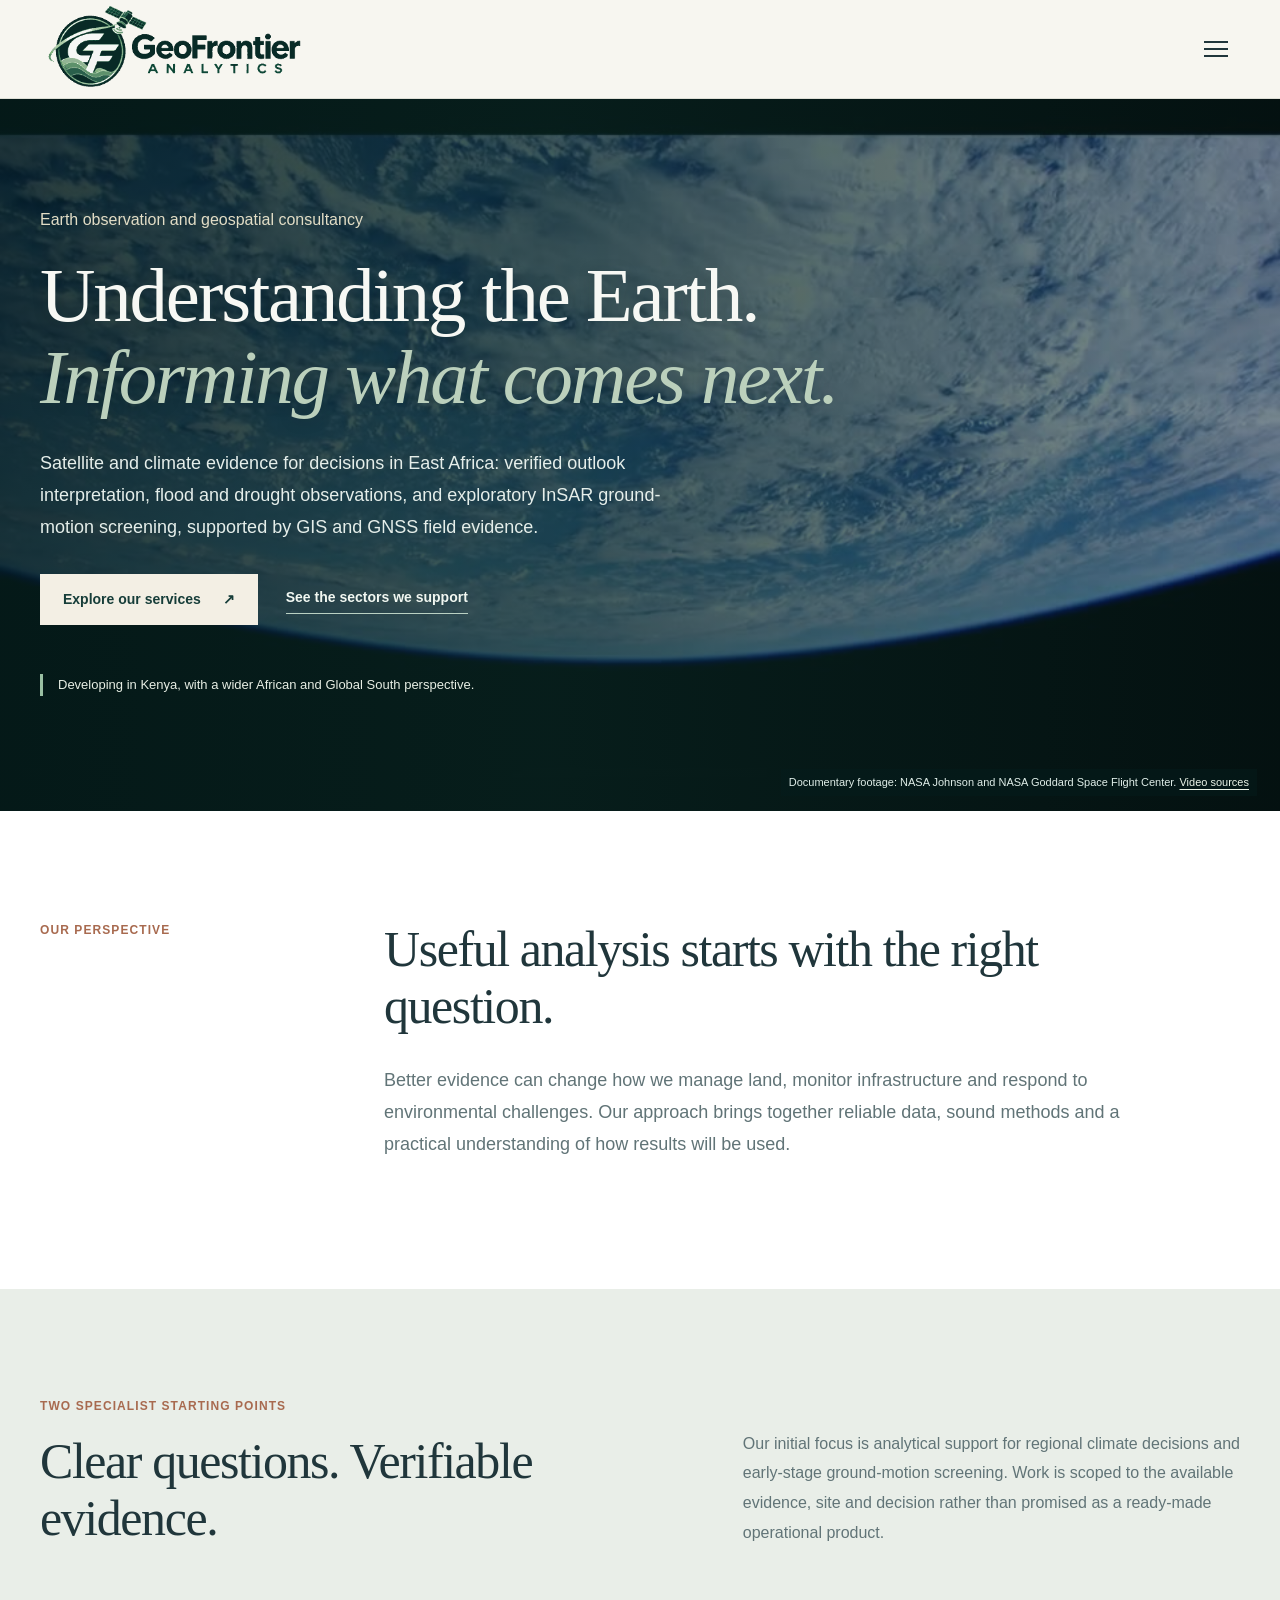
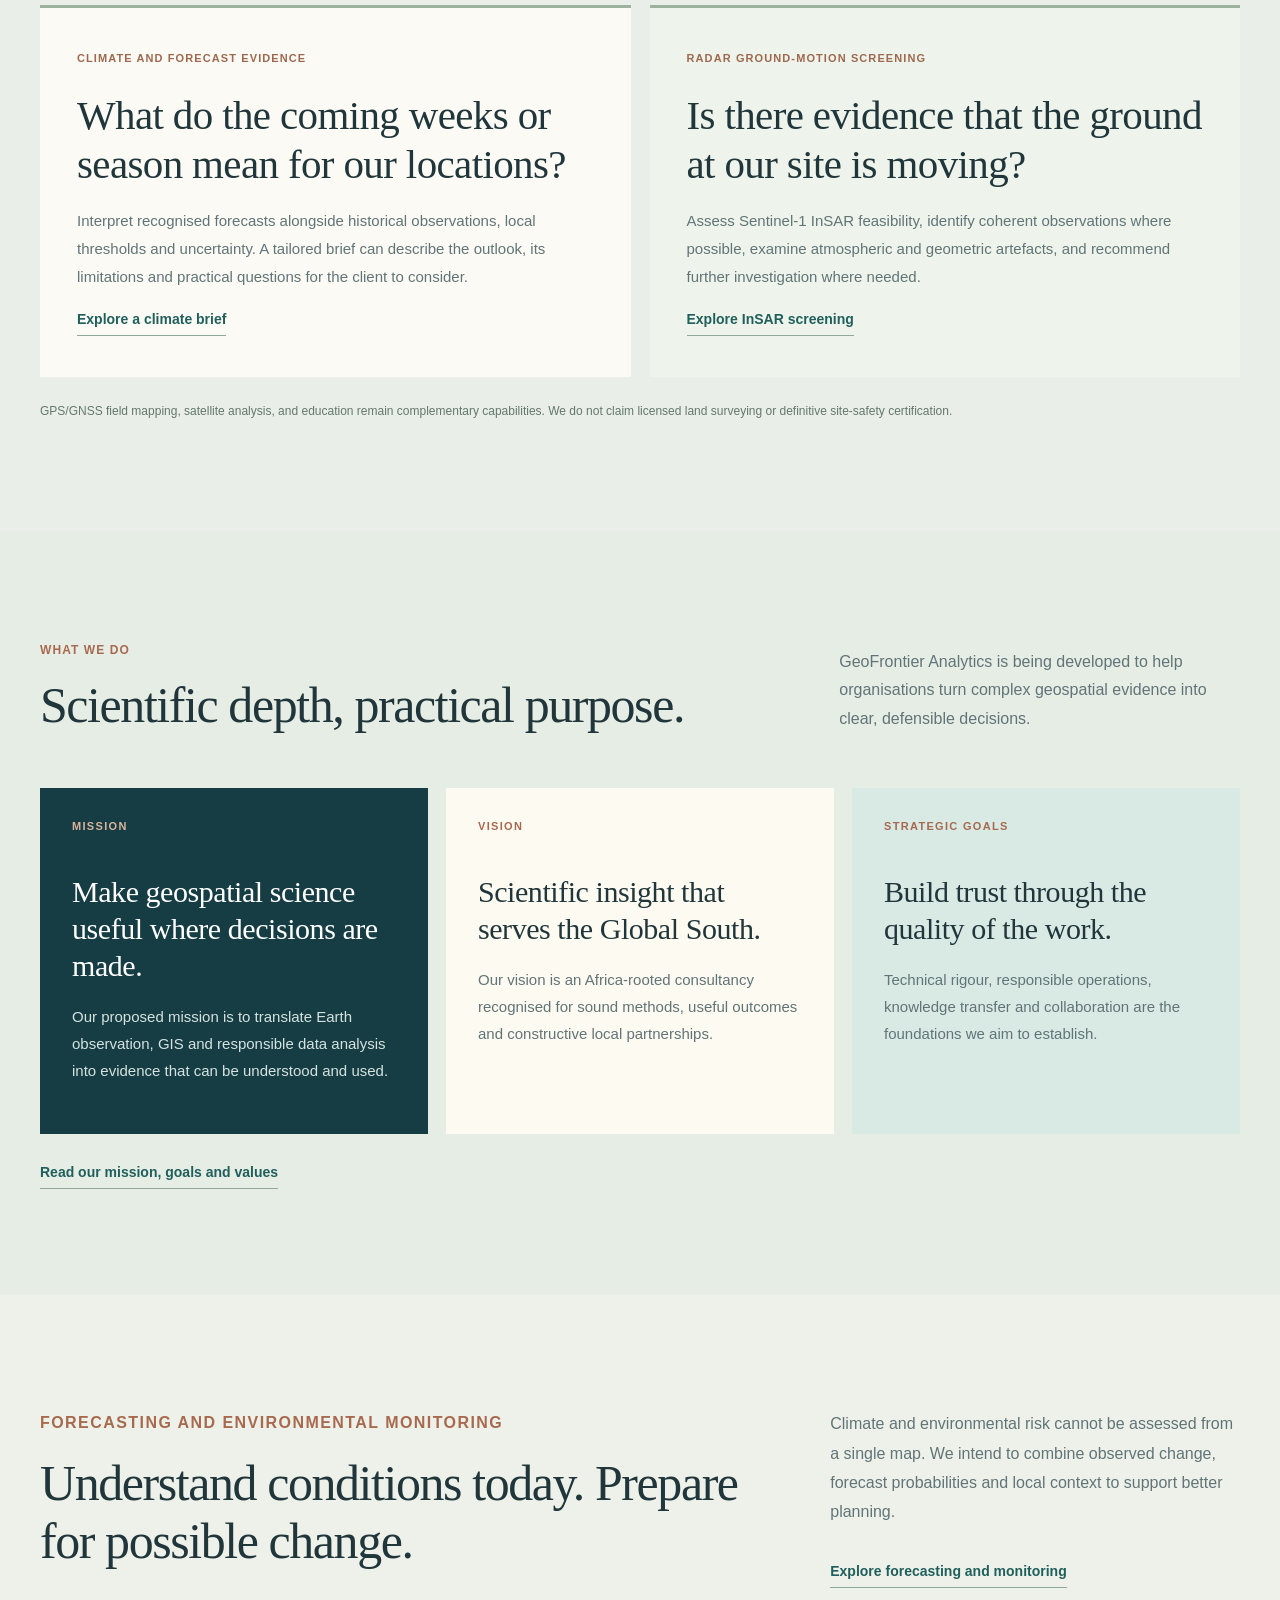
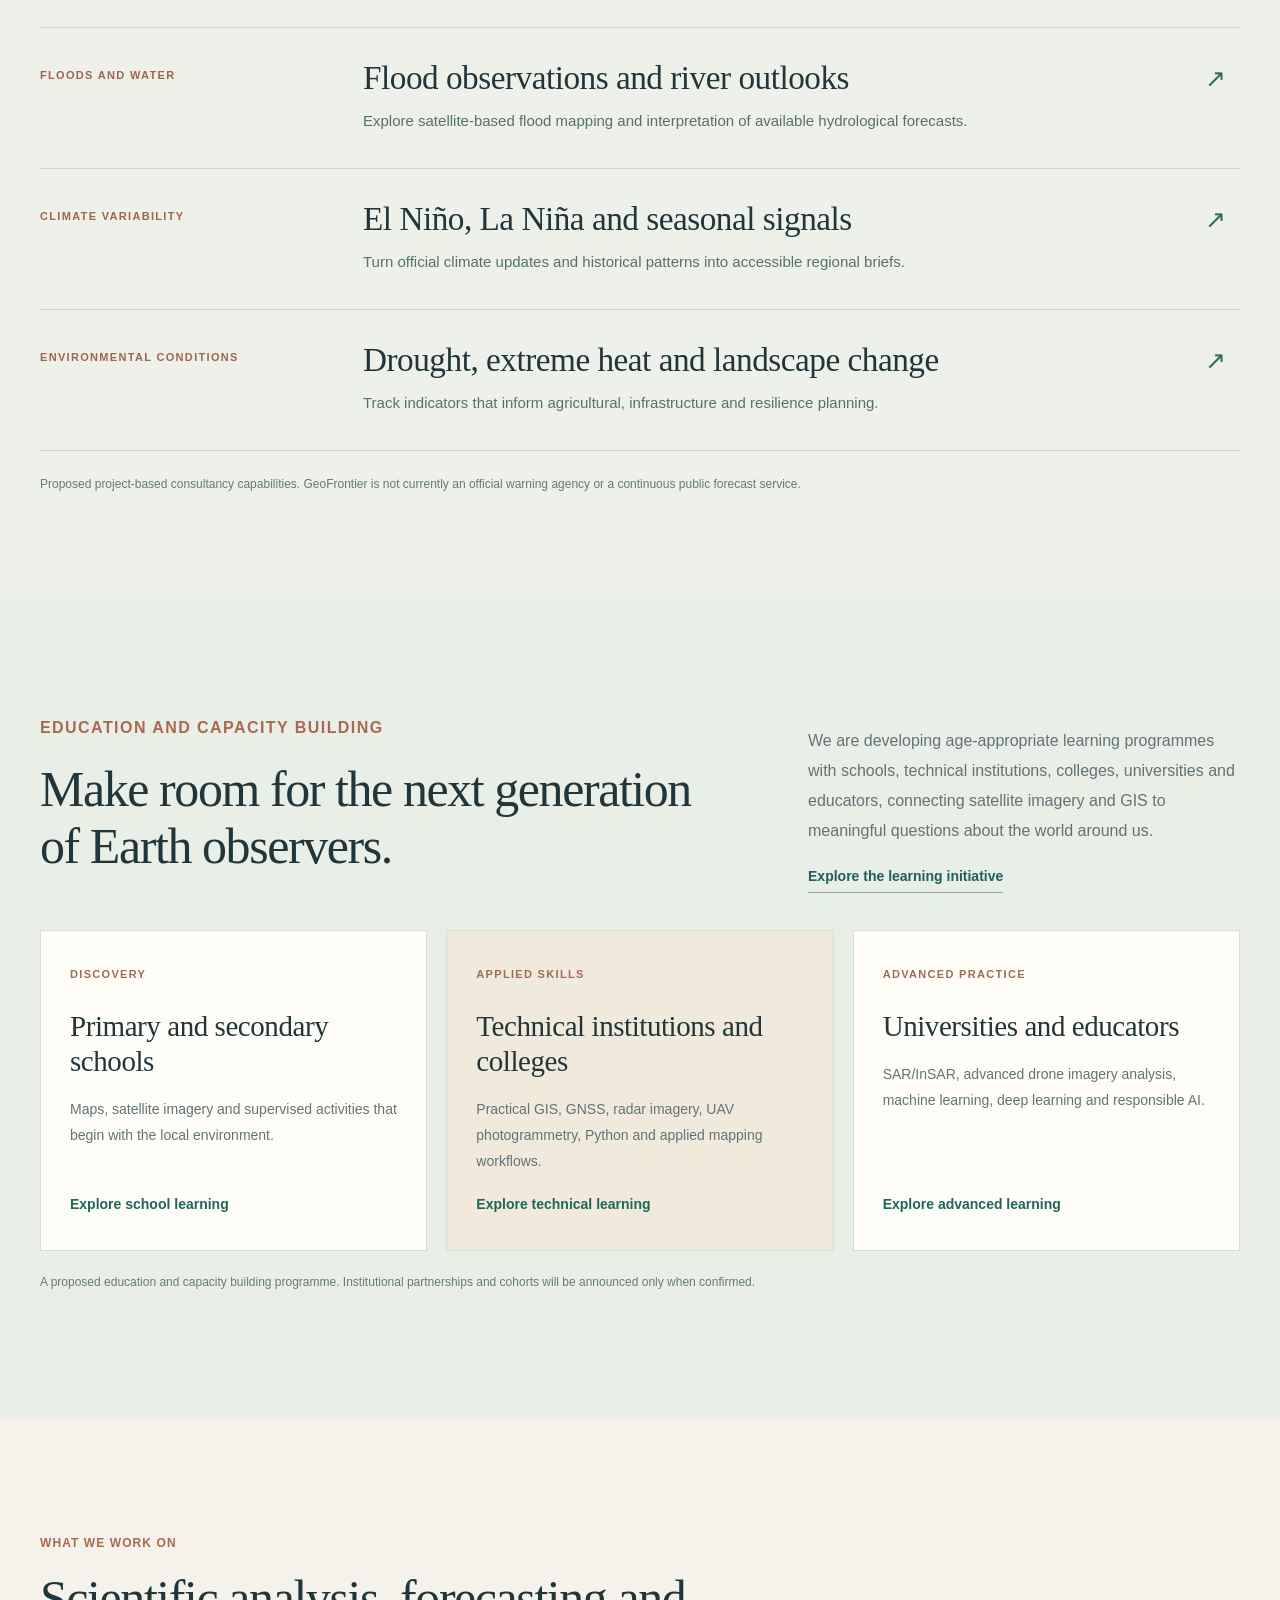
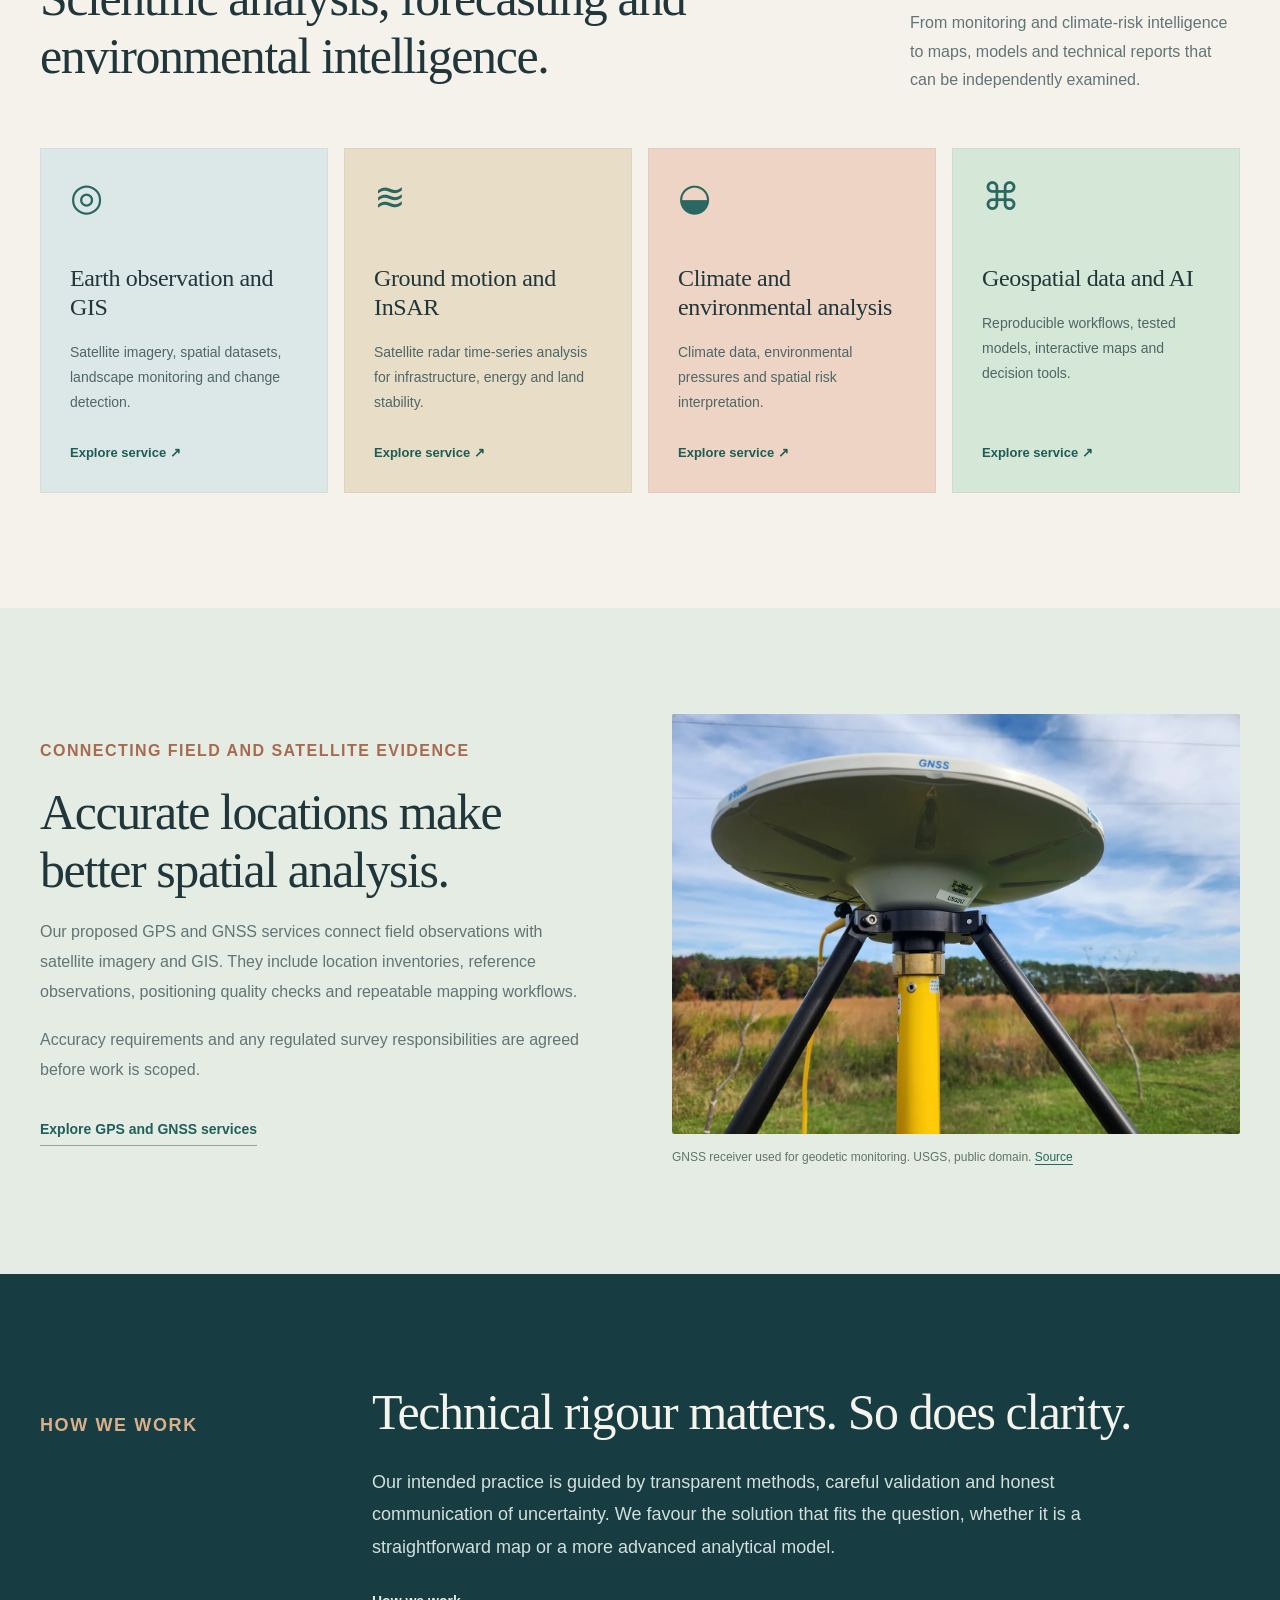
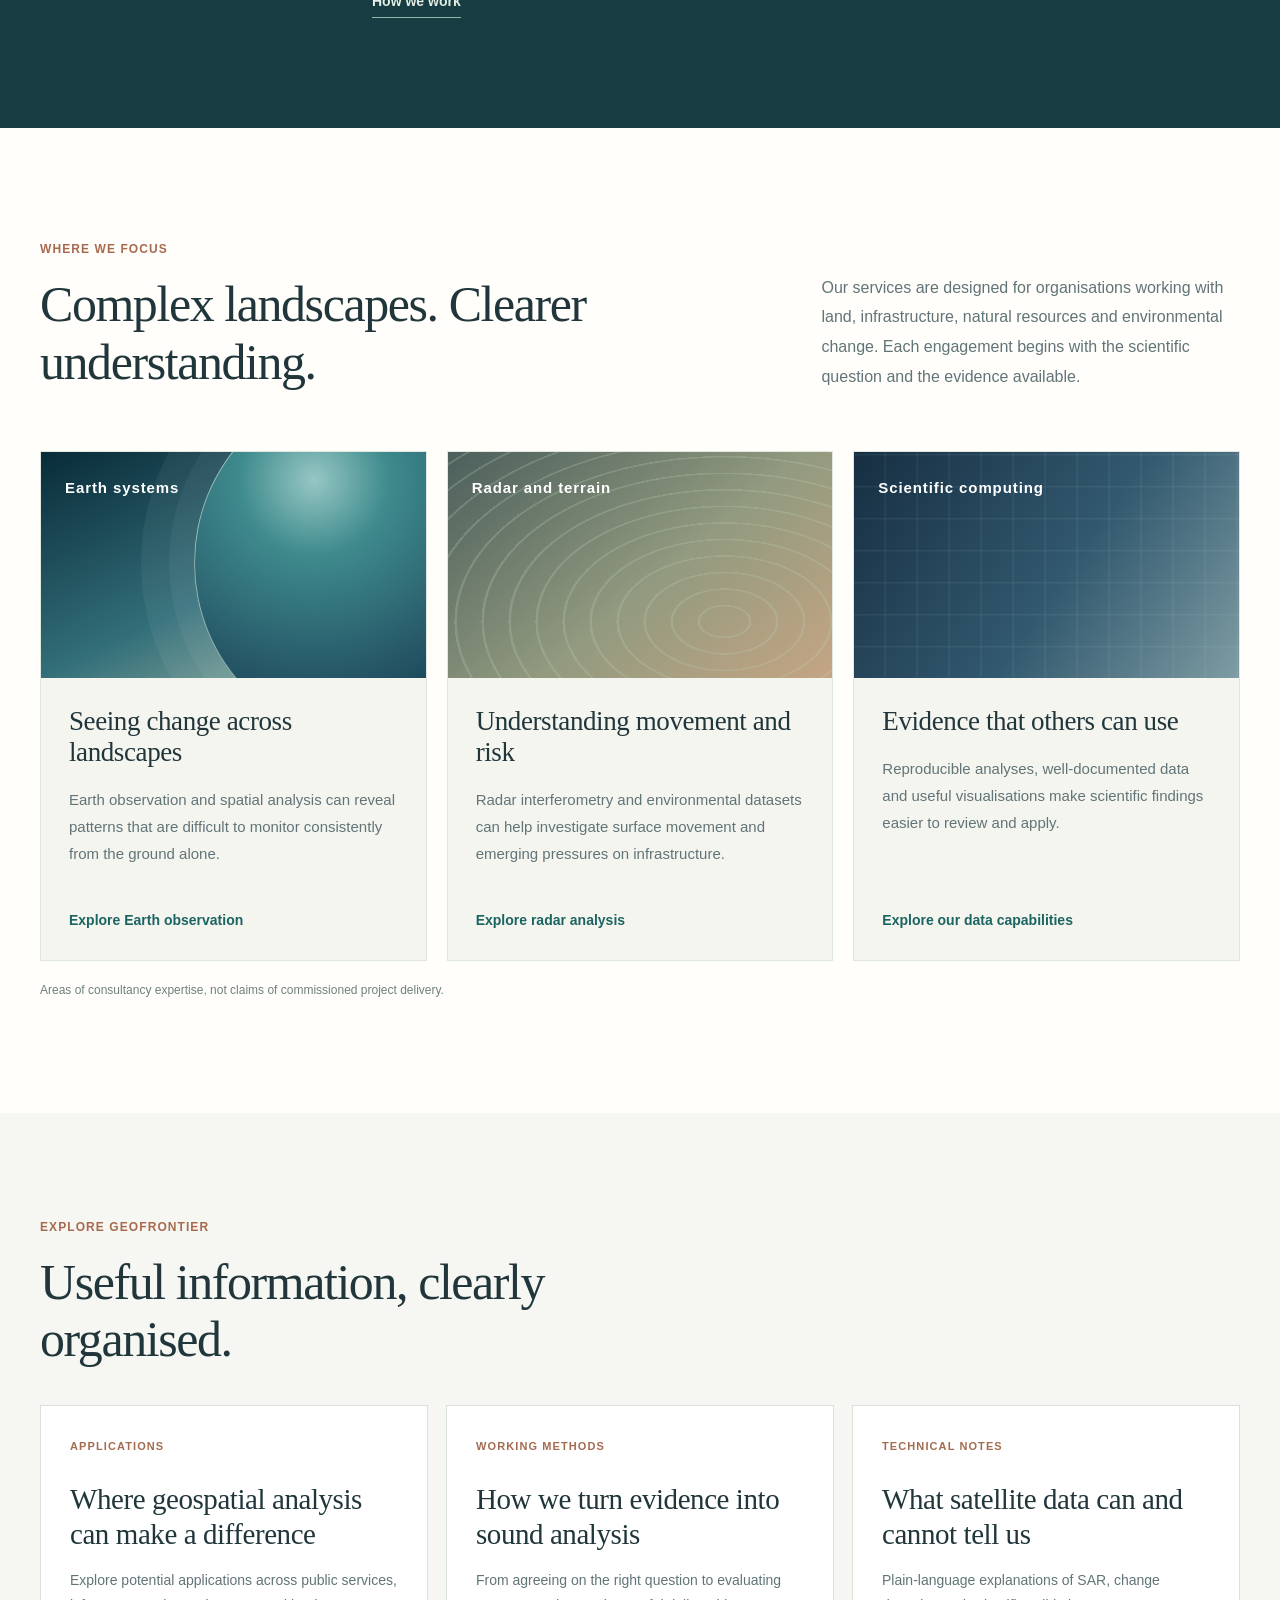
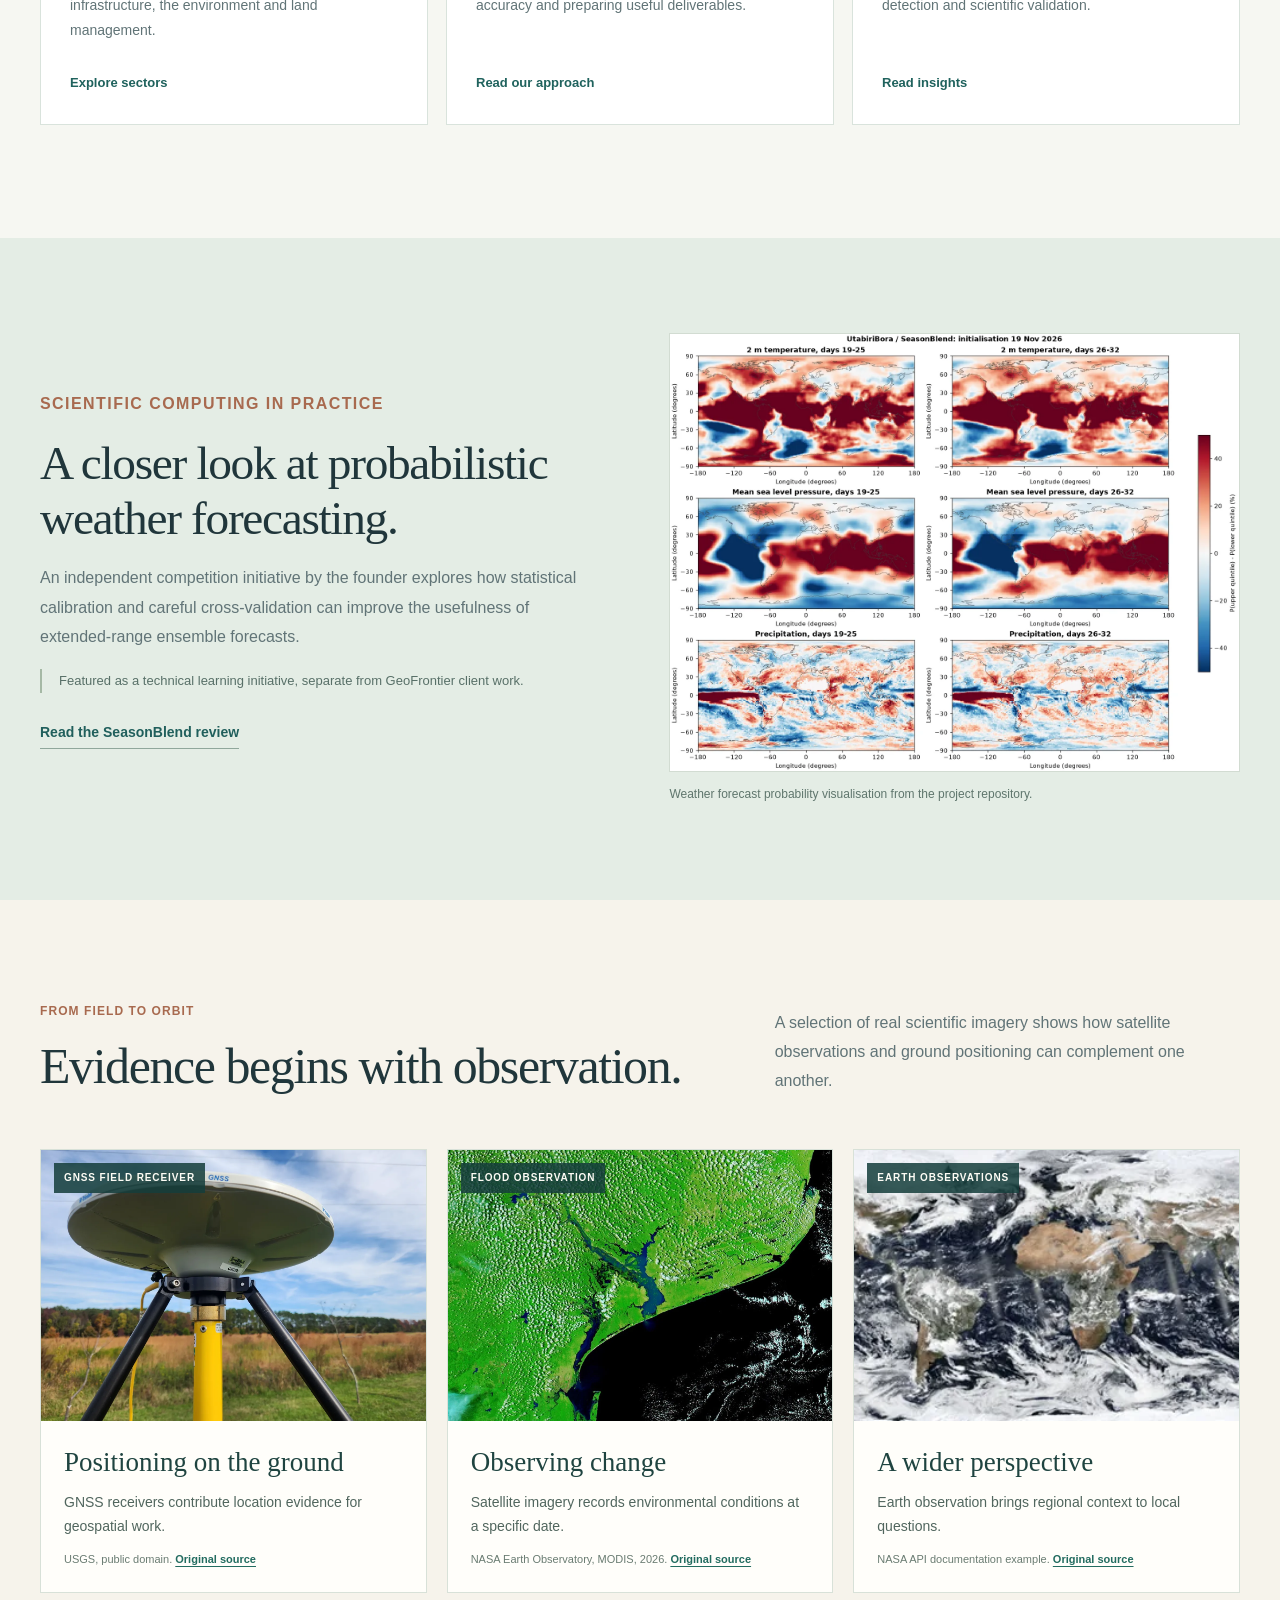
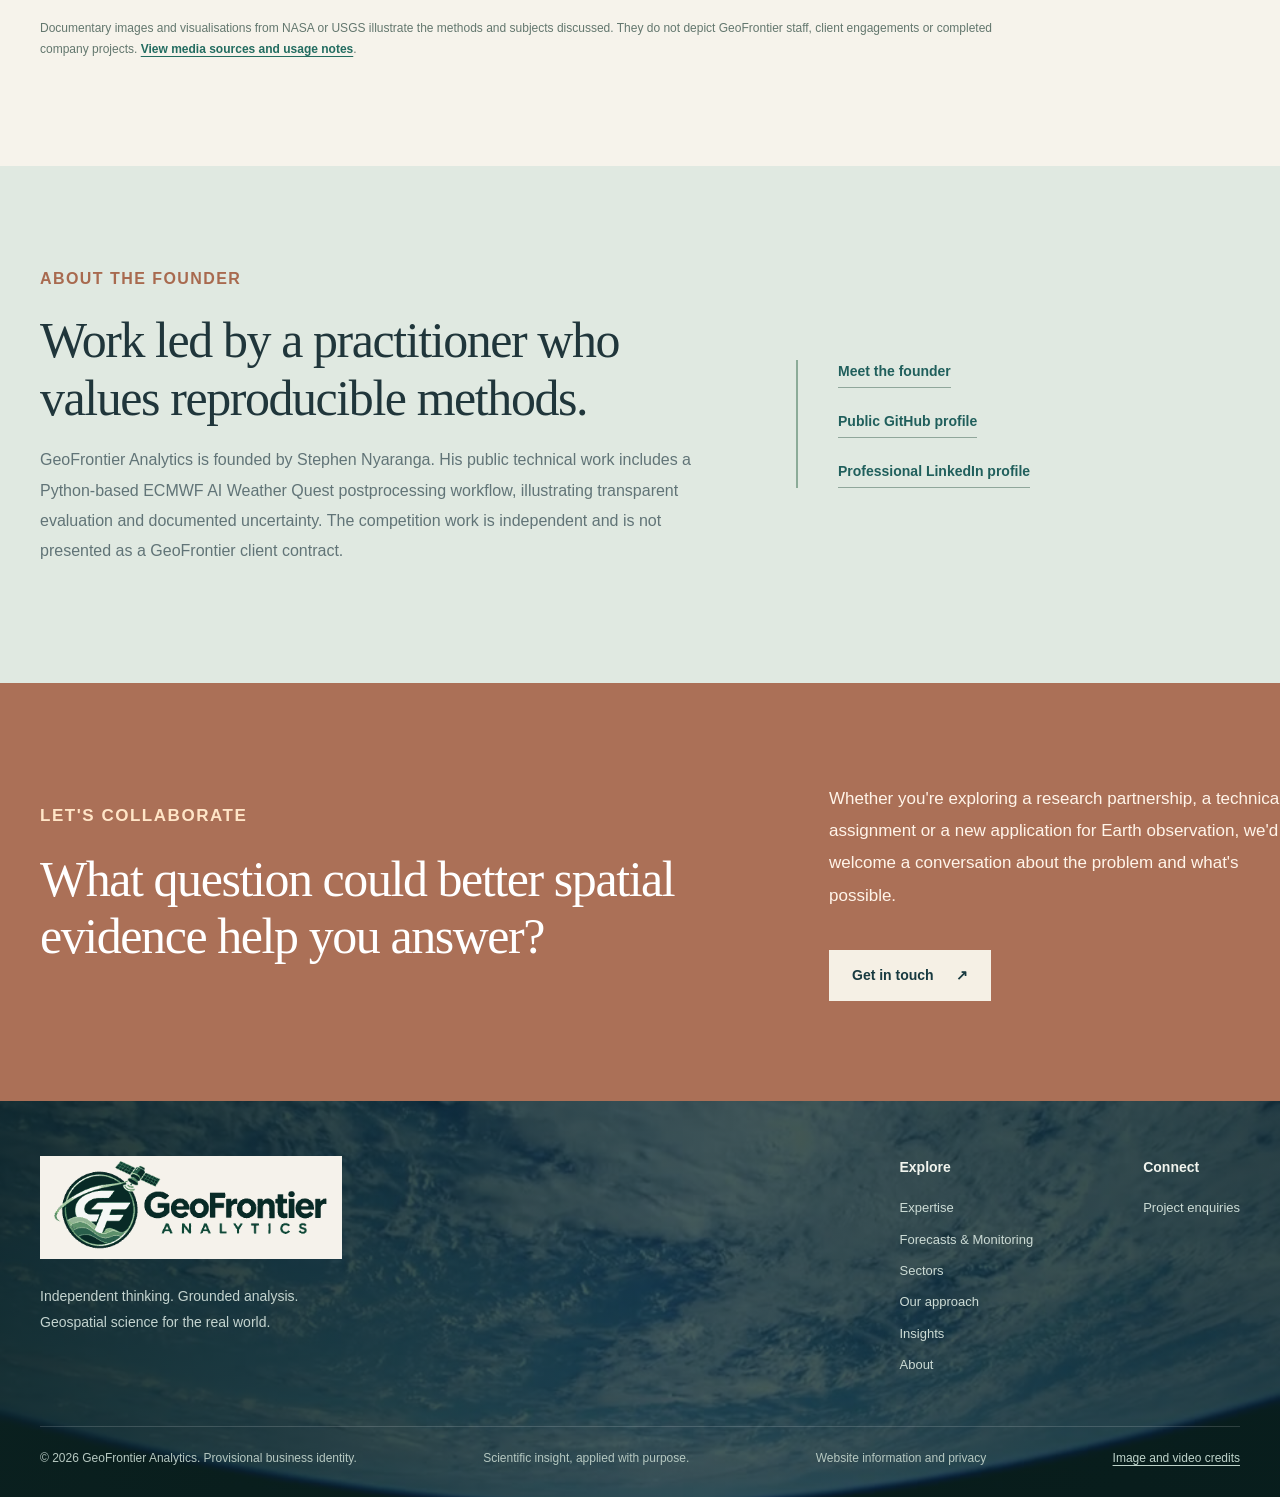
<file: index.html>
<!DOCTYPE html><html lang="en"><head><meta charset="utf-8"><meta name="viewport" content="width=device-width,initial-scale=1"><title>GeoFrontier Analytics | Earth Observation &amp; Scientific Consultancy</title><meta name="description" content="GeoFrontier Analytics is developing a geospatial scientific consultancy and education programme spanning Earth observation, GNSS field mapping, environmental monitoring, GIS, AI and technical capacity building."><meta name="theme-color" content="#f5f3ed"><link rel="icon" type="image/svg+xml" href="assets/favicon.svg"><link rel="stylesheet" href="css/site-v2.css"><script src="js/site-v2.js" defer></script></head><body><a href="#main" class="skip-link">Skip to content</a><header class="site-header"><div class="shell header-content"><a class="site-brand" href="index.html" aria-label="GeoFrontier Analytics home"><img src="assets/geofrontier-orbital-logo.png?v=5" alt="GeoFrontier Analytics" width="270" height="90" decoding="async"></a><button class="menu-toggle" type="button" aria-controls="site-nav" aria-expanded="false" aria-label="Open menu"><span></span><span></span><span></span></button><nav class="site-nav" id="site-nav" aria-label="Main navigation"><a href="index.html" aria-current="page">Home</a><a href="services.html">Expertise</a><a href="monitoring.html">Forecasts &amp; Monitoring</a><a href="education.html">Education</a><a href="sectors.html">Sectors</a><a href="approach.html">Our approach</a><a href="insights.html">Insights</a><a href="about.html">About</a><a href="contact.html">Contact</a></nav><a class="header-contact" href="contact.html">Discuss a project <span aria-hidden="true">↗</span></a></div></header><main id="main">
<section class="hero geofrontier-video-hero"><div class="geofrontier-video-media geofrontier-hero-media" aria-hidden="true"><video class="geofrontier-bg-video" autoplay muted loop playsinline preload="metadata" tabindex="-1" poster="assets/media/geofrontier-home-reel-poster.jpg"><source src="assets/media/geofrontier-home-reel.mp4" type="video/mp4"></video></div><div class="geofrontier-video-shade" aria-hidden="true"></div><div class="shell geofrontier-video-hero-inner"><div class="hero-copy"><p class="eyebrow">Earth observation and geospatial consultancy</p><h1>Understanding the Earth. <em>Informing what comes next.</em></h1><p class="hero-intro">Satellite and climate evidence for decisions in East Africa: verified outlook interpretation, flood and drought observations, and exploratory InSAR ground-motion screening, supported by GIS and GNSS field evidence.</p><div class="hero-actions"><a class="btn btn-dark" href="services.html">Explore our services <span>↗</span></a><a class="inline-link" href="sectors.html">See the sectors we support</a></div><div class="hero-context">Developing in Kenya, with a wider African and Global South perspective.</div></div></div><p class="geofrontier-video-attribution">Documentary footage: NASA Johnson and NASA Goddard Space Flight Center. <a href="media-credits.html#background-video" aria-label="Credits for NASA video background">Video sources</a></p></section>
<section class="intro-section"><div class="shell intro-grid"><p class="section-label">Our perspective</p><div><h2>Useful analysis starts with the right question.</h2><p>Better evidence can change how we manage land, monitor infrastructure and respond to environmental challenges. Our approach brings together reliable data, sound methods and a practical understanding of how results will be used.</p></div></div></section><section class="focus-home" id="specialist-focus"><div class="shell"><div class="focus-home-heading"><div><p class="section-label">Two specialist starting points</p><h2>Clear questions. Verifiable evidence.</h2></div><p>Our initial focus is analytical support for regional climate decisions and early-stage ground-motion screening. Work is scoped to the available evidence, site and decision rather than promised as a ready-made operational product.</p></div><div class="focus-home-grid"><article><span class="focus-home-tag">Climate and forecast evidence</span><h3>What do the coming weeks or season mean for our locations?</h3><p>Interpret recognised forecasts alongside historical observations, local thresholds and uncertainty. A tailored brief can describe the outlook, its limitations and practical questions for the client to consider.</p><a class="inline-link" href="services.html#entry-offers">Explore a climate brief</a></article><article><span class="focus-home-tag">Radar ground-motion screening</span><h3>Is there evidence that the ground at our site is moving?</h3><p>Assess Sentinel-1 InSAR feasibility, identify coherent observations where possible, examine atmospheric and geometric artefacts, and recommend further investigation where needed.</p><a class="inline-link" href="services.html#insar">Explore InSAR screening</a></article></div><p class="focus-home-note">GPS/GNSS field mapping, satellite analysis, and education remain complementary capabilities. We do not claim licensed land surveying or definitive site-safety certification.</p></div></section>
<section class="identity-section"><div class="shell"><div class="identity-heading"><div><p class="section-label">What we do</p><h2>Scientific depth, practical purpose.</h2></div><p>GeoFrontier Analytics is being developed to help organisations turn complex geospatial evidence into clear, defensible decisions.</p></div><div class="identity-grid">
<article><p class="identity-kicker">Mission</p><h3>Make geospatial science useful where decisions are made.</h3><p>Our proposed mission is to translate Earth observation, GIS and responsible data analysis into evidence that can be understood and used.</p></article>
<article><p class="identity-kicker">Vision</p><h3>Scientific insight that serves the Global South.</h3><p>Our vision is an Africa-rooted consultancy recognised for sound methods, useful outcomes and constructive local partnerships.</p></article>
<article><p class="identity-kicker">Strategic goals</p><h3>Build trust through the quality of the work.</h3><p>Technical rigour, responsible operations, knowledge transfer and collaboration are the foundations we aim to establish.</p></article>
</div><a href="about.html#purpose" class="inline-link identity-more">Read our mission, goals and values</a></div></section>
<section class="risk-home-section" id="forecast-monitoring"><div class="shell"><div class="risk-home-head"><div><p class="section-label">Forecasting and environmental monitoring</p><h2>Understand conditions today. Prepare for possible change.</h2></div><div><p>Climate and environmental risk cannot be assessed from a single map. We intend to combine observed change, forecast probabilities and local context to support better planning.</p><a href="monitoring.html" class="inline-link">Explore forecasting and monitoring</a></div></div>
<div class="risk-home-list">
<a href="monitoring.html#floods"><span class="risk-home-label">Floods and water</span><div><h3>Flood observations and river outlooks</h3><p>Explore satellite-based flood mapping and interpretation of available hydrological forecasts.</p></div><span class="risk-home-arrow" aria-hidden="true">↗</span></a>
<a href="monitoring.html#enso"><span class="risk-home-label">Climate variability</span><div><h3>El Niño, La Niña and seasonal signals</h3><p>Turn official climate updates and historical patterns into accessible regional briefs.</p></div><span class="risk-home-arrow" aria-hidden="true">↗</span></a>
<a href="monitoring.html#drought"><span class="risk-home-label">Environmental conditions</span><div><h3>Drought, extreme heat and landscape change</h3><p>Track indicators that inform agricultural, infrastructure and resilience planning.</p></div><span class="risk-home-arrow" aria-hidden="true">↗</span></a>
</div><p class="risk-home-disclaimer">Proposed project-based consultancy capabilities. GeoFrontier is not currently an official warning agency or a continuous public forecast service.</p></div></section>
<section class="education-home"><div class="shell"><div class="education-home-top"><div><p class="section-label">Education and capacity building</p><h2>Make room for the next generation of Earth observers.</h2></div><div><p>We are developing age-appropriate learning programmes with schools, technical institutions, colleges, universities and educators, connecting satellite imagery and GIS to meaningful questions about the world around us.</p><a href="education.html" class="inline-link">Explore the learning initiative</a></div></div>
<div class="education-home-cards"><a href="education.html#primary"><span>Discovery</span><h3>Primary and secondary schools</h3><p>Maps, satellite imagery and supervised activities that begin with the local environment.</p><span class="tile-read">Explore school learning</span></a>
<a href="education.html#tvet"><span>Applied skills</span><h3>Technical institutions and colleges</h3><p>Practical GIS, GNSS, radar imagery, UAV photogrammetry, Python and applied mapping workflows.</p><span class="tile-read">Explore technical learning</span></a>
<a href="education.html#university"><span>Advanced practice</span><h3>Universities and educators</h3><p>SAR/InSAR, advanced drone imagery analysis, machine learning, deep learning and responsible AI.</p><span class="tile-read">Explore advanced learning</span></a></div>
<p class="education-home-caption">A proposed education and capacity building programme. Institutional partnerships and cohorts will be announced only when confirmed.</p></div></section>
<section class="services-section"><div class="shell"><div class="section-heading"><div><p class="section-label">What we work on</p><h2>Scientific analysis, forecasting and environmental intelligence.</h2></div><p>From monitoring and climate-risk intelligence to maps, models and technical reports that can be independently examined.</p></div><div class="expertise-grid"><a href="services.html#earth-observation" class="expertise-tile blue"><span class="tile-icon" aria-hidden="true">◎</span><h3>Earth observation and GIS</h3><p>Satellite imagery, spatial datasets, landscape monitoring and change detection.</p><span class="tile-link">Explore service ↗</span></a><a href="services.html#insar" class="expertise-tile sand"><span class="tile-icon" aria-hidden="true">≋</span><h3>Ground motion and InSAR</h3><p>Satellite radar time-series analysis for infrastructure, energy and land stability.</p><span class="tile-link">Explore service ↗</span></a><a href="services.html#climate" class="expertise-tile peach"><span class="tile-icon" aria-hidden="true">◒</span><h3>Climate and environmental analysis</h3><p>Climate data, environmental pressures and spatial risk interpretation.</p><span class="tile-link">Explore service ↗</span></a><a href="services.html#data" class="expertise-tile jade"><span class="tile-icon" aria-hidden="true">⌘</span><h3>Geospatial data and AI</h3><p>Reproducible workflows, tested models, interactive maps and decision tools.</p><span class="tile-link">Explore service ↗</span></a></div></div></section>
<section class="gnss-home"><div class="shell gnss-home-grid"><div class="gnss-home-copy"><p class="section-label">Connecting field and satellite evidence</p><h2>Accurate locations make better spatial analysis.</h2><p>Our proposed GPS and GNSS services connect field observations with satellite imagery and GIS. They include location inventories, reference observations, positioning quality checks and repeatable mapping workflows.</p><p>Accuracy requirements and any regulated survey responsibilities are agreed before work is scoped.</p><a class="inline-link" href="services.html#gnss">Explore GPS and GNSS services</a></div><figure><img src="assets/media/gnss-receiver.webp" alt="A GNSS receiver mounted on a geodetic survey tripod outdoors" loading="lazy" decoding="async"><figcaption>GNSS receiver used for geodetic monitoring. USGS, public domain. <a href="https://www.usgs.gov/media/images/gnss-receiver-monitoring-land-motion" target="_blank" rel="noopener noreferrer">Source</a></figcaption></figure></div></section><section class="statement-section"><div class="shell statement-grid"><p class="section-label">How we work</p><div><h2>Technical rigour matters. So does clarity.</h2><p>Our intended practice is guided by transparent methods, careful validation and honest communication of uncertainty. We favour the solution that fits the question, whether it is a straightforward map or a more advanced analytical model.</p><a href="approach.html" class="inline-link">How we work</a></div></div></section>
<section class="focus-section"><div class="shell"><div class="focus-intro"><div><p class="section-label">Where we focus</p><h2>Complex landscapes. Clearer understanding.</h2></div><p>Our services are designed for organisations working with land, infrastructure, natural resources and environmental change. Each engagement begins with the scientific question and the evidence available.</p></div><div class="focus-grid">
<article class="focus-panel"><div class="focus-visual focus-visual-earth"><span class="focus-label">Earth systems</span></div><div class="focus-body"><h3>Seeing change across landscapes</h3><p>Earth observation and spatial analysis can reveal patterns that are difficult to monitor consistently from the ground alone.</p><a href="services.html#earth-observation">Explore Earth observation</a></div></article>
<article class="focus-panel"><div class="focus-visual focus-visual-radar"><span class="focus-label">Radar and terrain</span></div><div class="focus-body"><h3>Understanding movement and risk</h3><p>Radar interferometry and environmental datasets can help investigate surface movement and emerging pressures on infrastructure.</p><a href="services.html#insar">Explore radar analysis</a></div></article>
<article class="focus-panel"><div class="focus-visual focus-visual-data"><span class="focus-label">Scientific computing</span></div><div class="focus-body"><h3>Evidence that others can use</h3><p>Reproducible analyses, well-documented data and useful visualisations make scientific findings easier to review and apply.</p><a href="services.html#data">Explore our data capabilities</a></div></article>
</div><p class="focus-note">Areas of consultancy expertise, not claims of commissioned project delivery.</p></div></section><section class="editorial-links"><div class="shell"><div class="editorial-head"><p class="section-label">Explore GeoFrontier</p><h2>Useful information, clearly organised.</h2></div><div class="editorial-tiles"><a href="sectors.html"><span>Applications</span><h3>Where geospatial analysis can make a difference</h3><p>Explore potential applications across public services, infrastructure, the environment and land management.</p><span class="tile-read">Explore sectors</span></a><a href="approach.html"><span>Working methods</span><h3>How we turn evidence into sound analysis</h3><p>From agreeing on the right question to evaluating accuracy and preparing useful deliverables.</p><span class="tile-read">Read our approach</span></a><a href="insights.html"><span>Technical notes</span><h3>What satellite data can and cannot tell us</h3><p>Plain-language explanations of SAR, change detection and scientific validation.</p><span class="tile-read">Read insights</span></a></div></div></section><section class="home-forecast"><div class="shell home-forecast-grid"><div><p class="section-label">Scientific computing in practice</p><h2>A closer look at probabilistic weather forecasting.</h2><p>An independent competition initiative by the founder explores how statistical calibration and careful cross-validation can improve the usefulness of extended-range ensemble forecasts.</p><p class="home-forecast-note">Featured as a technical learning initiative, separate from GeoFrontier client work.</p><a class="inline-link" href="forecasting.html">Read the SeasonBlend review</a></div><figure><img src="assets/media/seasonblend-quicklook-20261119.webp" loading="lazy" alt="A quick-look map generated for the SeasonBlend forecasting competition entry"><figcaption>Weather forecast probability visualisation from the project repository.</figcaption></figure></div></section><section class="visual-evidence" id="field-and-orbit"><div class="shell"><div class="visual-evidence-head"><div><p class="section-label">From field to orbit</p><h2>Evidence begins with observation.</h2></div><p>A selection of real scientific imagery shows how satellite observations and ground positioning can complement one another.</p></div><div class="source-visual-grid"><figure class="source-visual-card"><div class="source-media"><img src="assets/media/gnss-receiver.webp" loading="lazy" decoding="async" alt="GNSS receiver mounted on a geodetic field tripod"><span class="source-media-tag">GNSS field receiver</span></div><figcaption><strong>Positioning on the ground</strong><span>GNSS receivers contribute location evidence for geospatial work.</span><small>USGS, public domain. <a href="https://www.usgs.gov/media/images/gnss-receiver-monitoring-land-motion" target="_blank" rel="noopener noreferrer">Original source</a></small></figcaption></figure>
<figure class="source-visual-card"><div class="source-media"><img src="assets/media/mozambique-flood-2026.webp" loading="lazy" decoding="async" alt="NASA false-colour MODIS observation of flooding in southern Mozambique in January 2026"><span class="source-media-tag">Flood observation</span></div><figcaption><strong>Observing change</strong><span>Satellite imagery records environmental conditions at a specific date.</span><small>NASA Earth Observatory, MODIS, 2026. <a href="https://science.nasa.gov/earth/earth-observatory/floods-inundate-southern-mozambique/" target="_blank" rel="noopener noreferrer">Original source</a></small></figcaption></figure>
<figure class="source-visual-card"><div class="source-media"><img src="assets/media/suomi-npp.webp" loading="lazy" decoding="async" alt="NASA global Suomi NPP satellite imagery example"><span class="source-media-tag">Earth observations</span></div><figcaption><strong>A wider perspective</strong><span>Earth observation brings regional context to local questions.</span><small>NASA API documentation example. <a href="https://github.com/nasa/api-docs" target="_blank" rel="noopener noreferrer">Original source</a></small></figcaption></figure></div><p class="visual-evidence-note">Documentary images and visualisations from NASA or USGS illustrate the methods and subjects discussed. They do not depict GeoFrontier staff, client engagements or completed company projects. <a href="media-credits.html">View media sources and usage notes</a>.</p></div></section><section class="founder-home"><div class="shell founder-home-grid"><div><p class="section-label">About the founder</p><h2>Work led by a practitioner who values reproducible methods.</h2><p>GeoFrontier Analytics is founded by Stephen Nyaranga. His public technical work includes a Python-based ECMWF AI Weather Quest postprocessing workflow, illustrating transparent evaluation and documented uncertainty. The competition work is independent and is not presented as a GeoFrontier client contract.</p></div><div class="founder-home-links"><a href="about.html#founder" class="inline-link">Meet the founder</a><a href="https://github.com/STEPHEN-NYARANGA" target="_blank" rel="noopener noreferrer" class="inline-link">Public GitHub profile</a><a href="https://www.linkedin.com/in/stephennyaranga/" target="_blank" rel="noopener noreferrer" class="inline-link">Professional LinkedIn profile</a></div></div></section>
<section class="closing-section"><div class="shell closing-grid"><div><p class="section-label">Let's collaborate</p><h2>What question could better spatial evidence help you answer?</h2></div><div><p>Whether you're exploring a research partnership, a technical assignment or a new application for Earth observation, we'd welcome a conversation about the problem and what's possible.</p><a class="btn btn-light" href="contact.html">Get in touch <span>↗</span></a></div></div></section></main><footer class="site-footer geofrontier-video-footer"><div class="geofrontier-video-media geofrontier-footer-media" aria-hidden="true"><video class="geofrontier-bg-video" autoplay muted loop playsinline preload="metadata" tabindex="-1" poster="assets/media/geofrontier-home-reel-poster.jpg"><source src="assets/media/geofrontier-home-reel.mp4" type="video/mp4"></video></div><div class="geofrontier-video-shade" aria-hidden="true"></div><div class="shell"><div class="footer-upper"><div class="footer-brand"><a href="index.html"><img src="assets/geofrontier-orbital-logo.png?v=5" alt="GeoFrontier Analytics" width="270" height="90" decoding="async"></a><p>Independent thinking. Grounded analysis.<br>Geospatial science for the real world.</p></div><div class="footer-columns"><div><strong>Explore</strong><a href="services.html">Expertise</a><a href="monitoring.html">Forecasts &amp; Monitoring</a><a href="sectors.html">Sectors</a><a href="approach.html">Our approach</a><a href="insights.html">Insights</a><a href="about.html">About</a></div><div><strong>Connect</strong><a href="contact.html">Project enquiries</a></div></div></div><div class="footer-bottom"><span>© <span data-year>2026</span> GeoFrontier Analytics. Provisional business identity.</span><span>Scientific insight, applied with purpose.</span><a class="footer-privacy" href="privacy.html">Website information and privacy</a><a class="footer-media" href="media-credits.html">Image and video credits</a></div></div></footer></body></html>
</file>
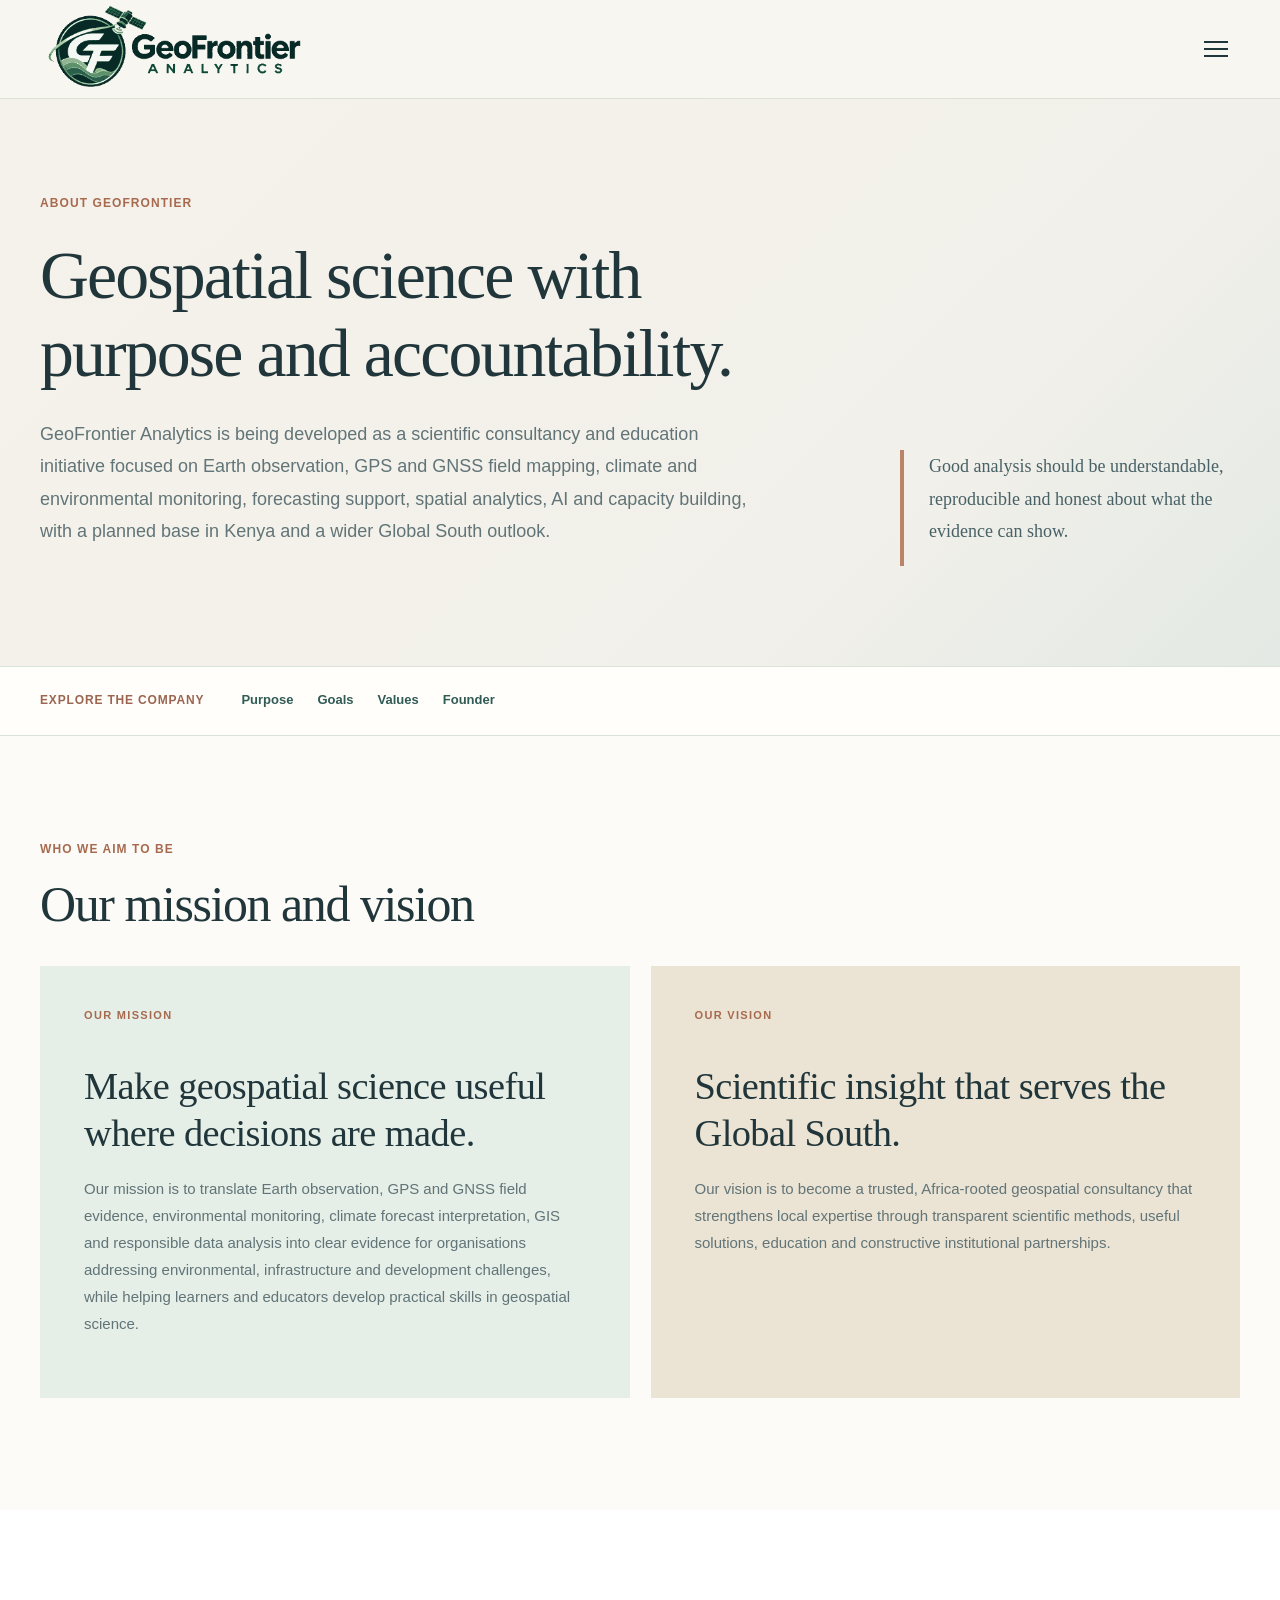
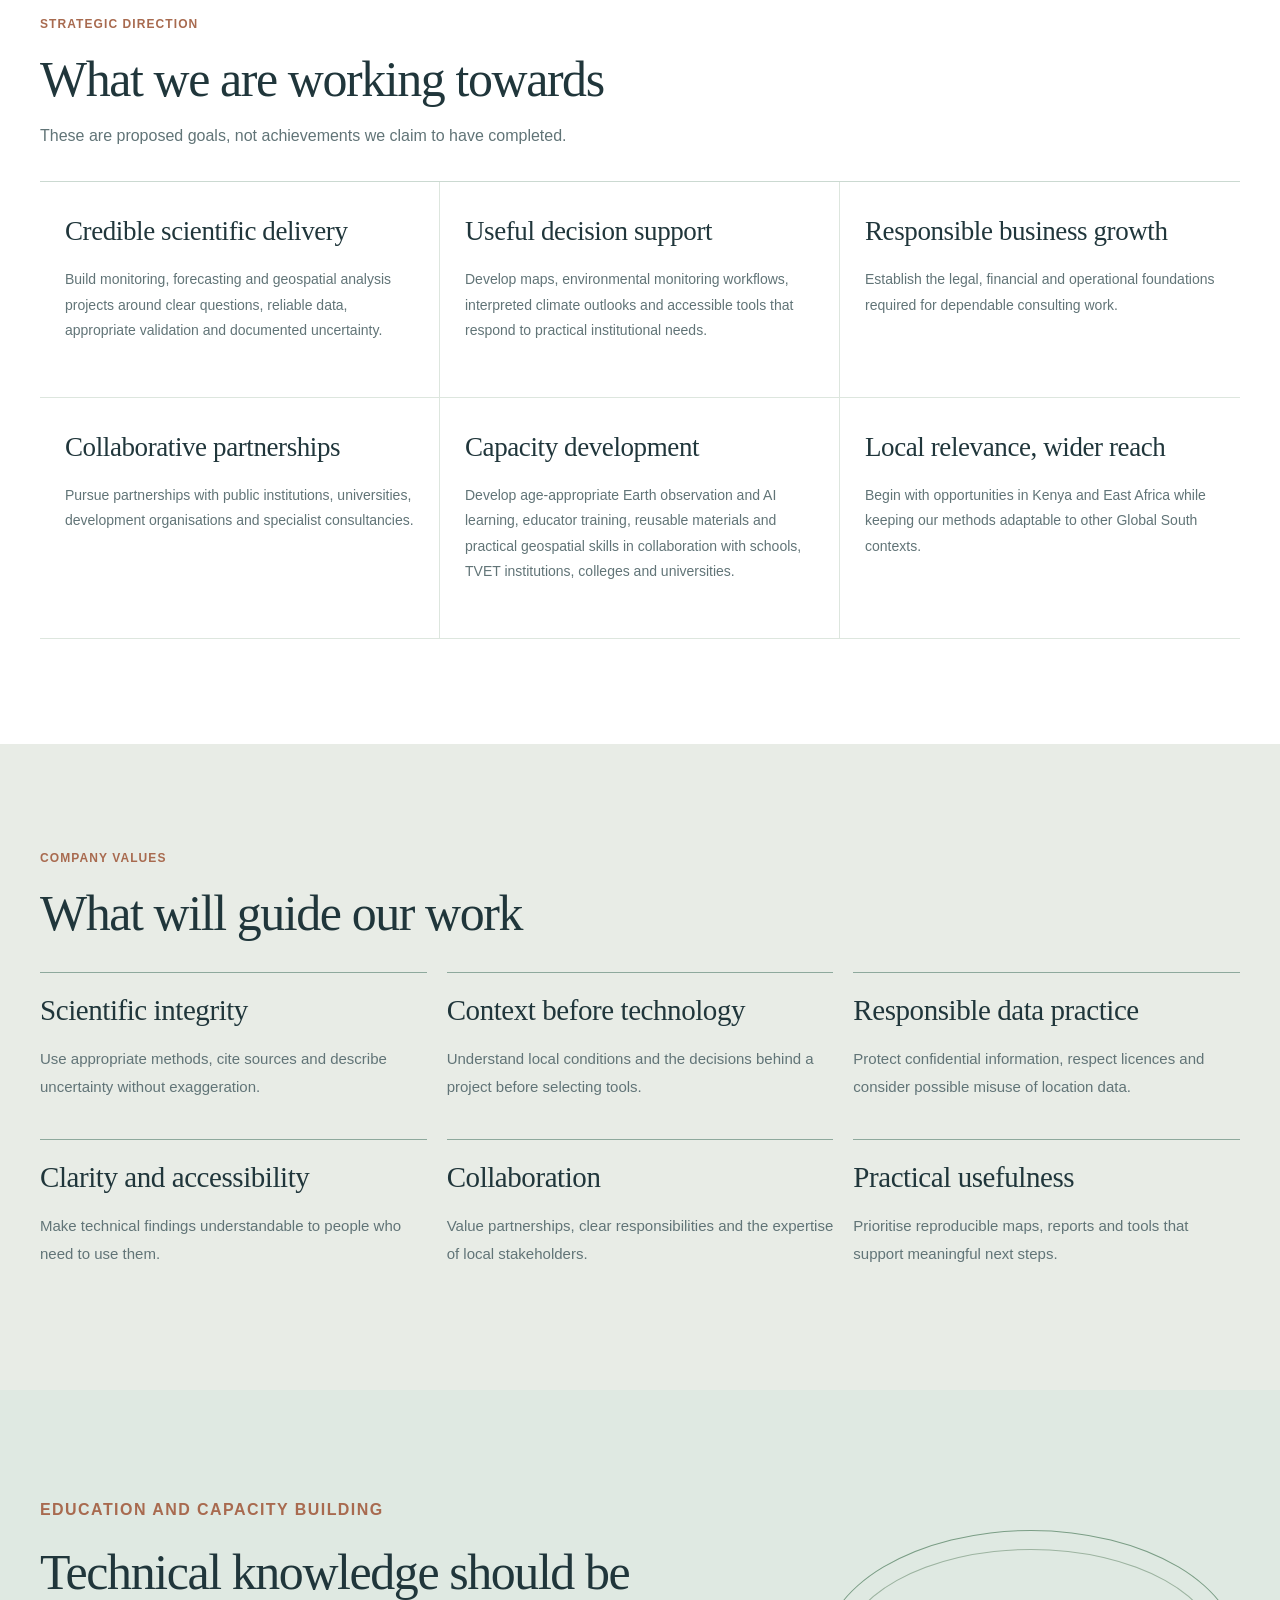
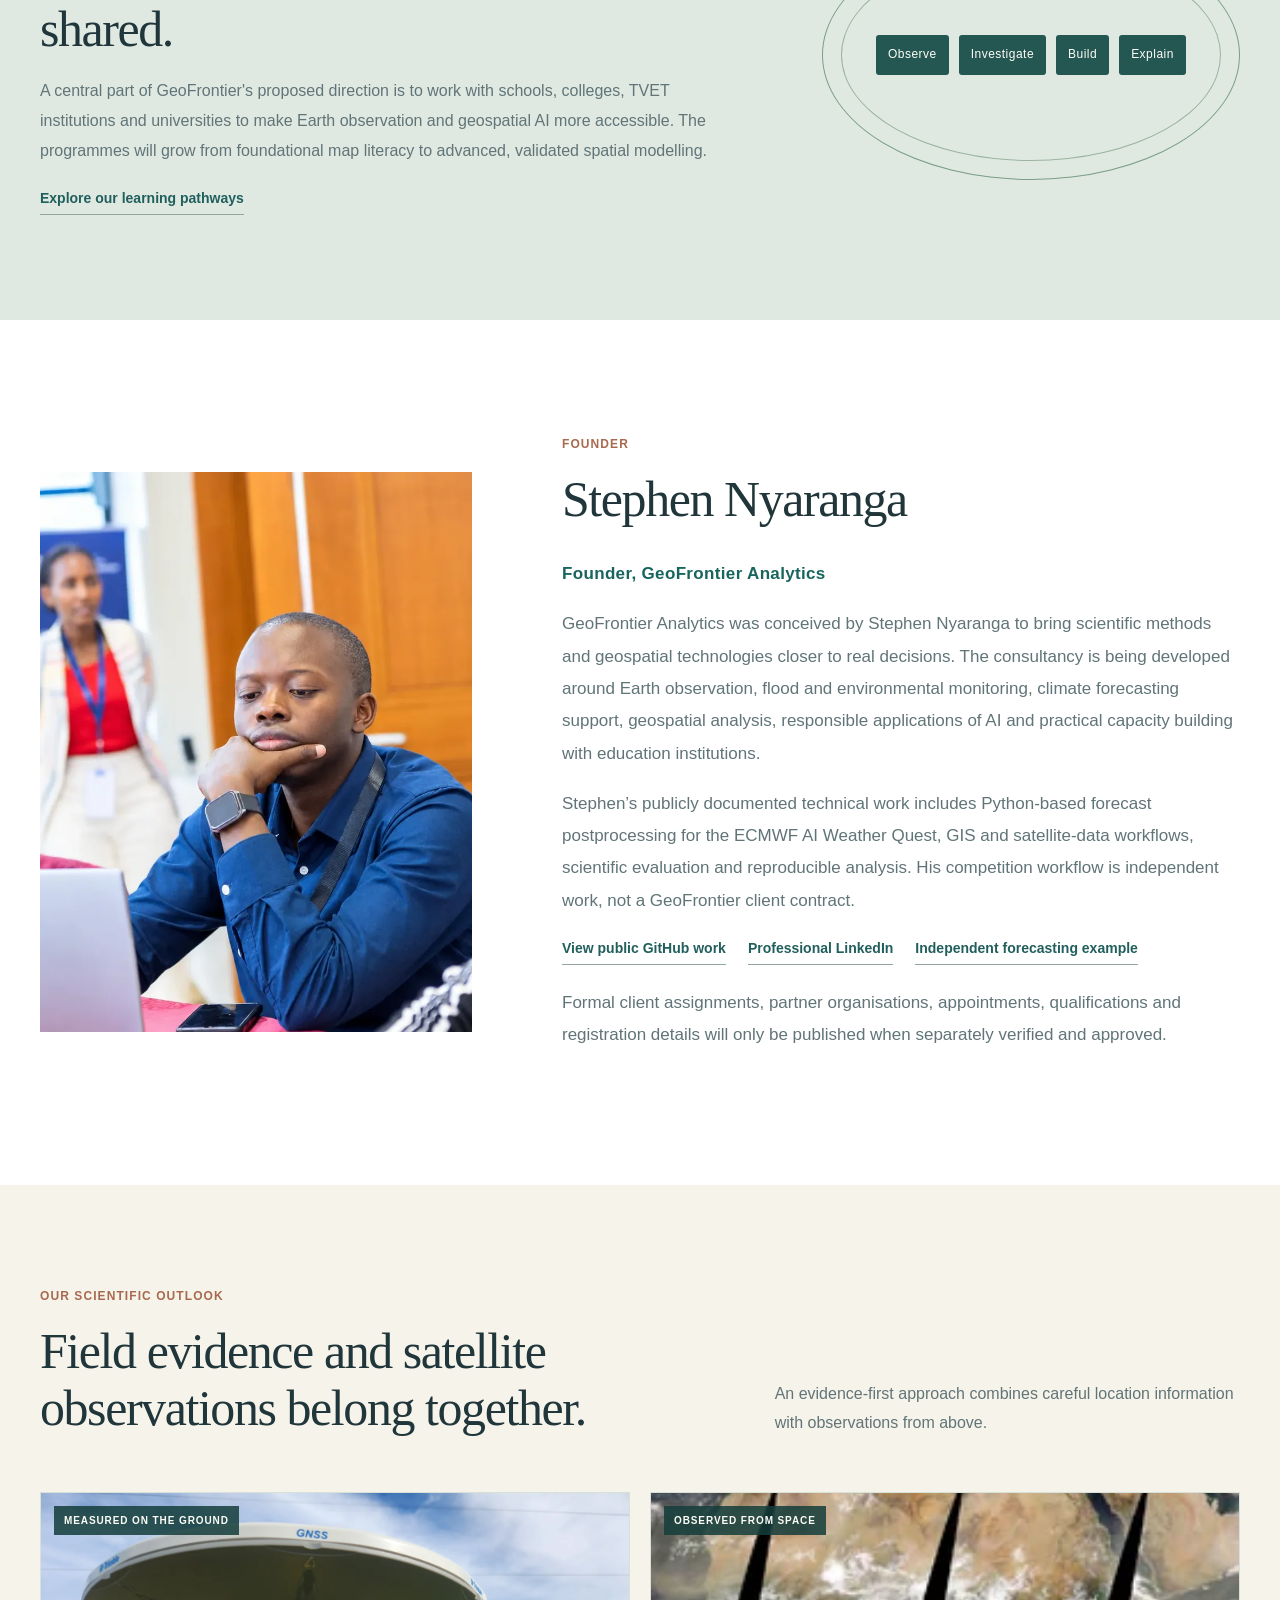
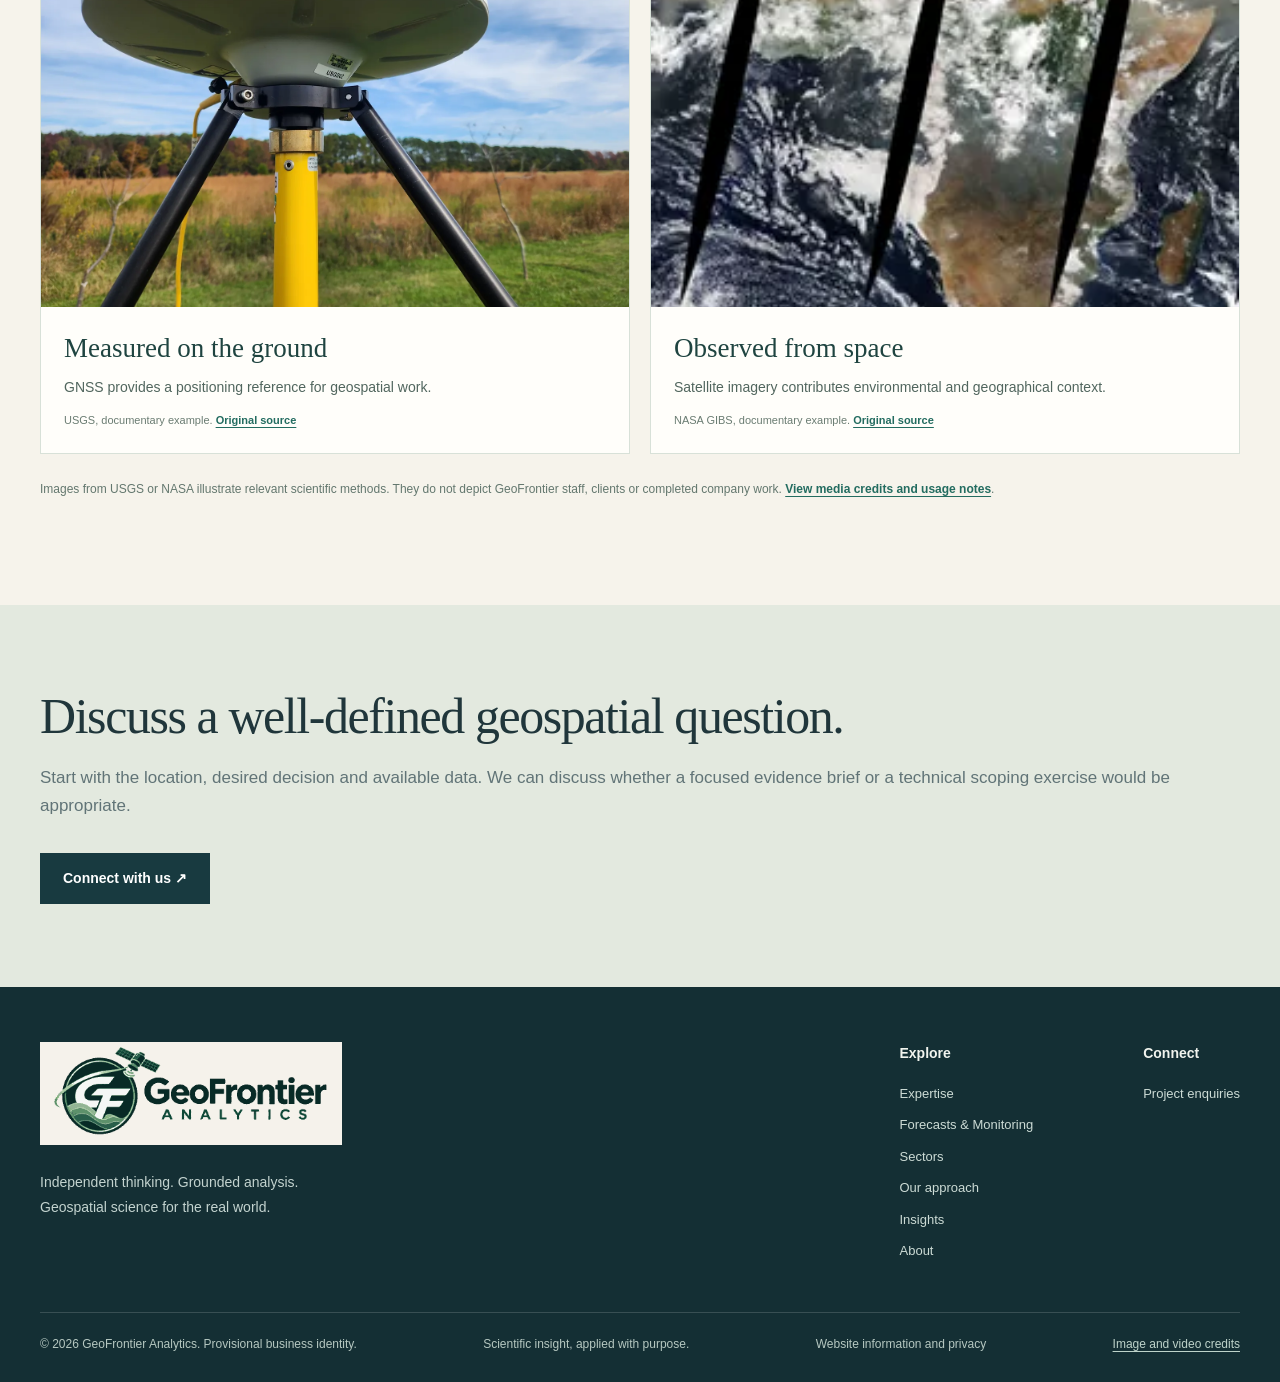
<file: about.html>
<!DOCTYPE html><html lang="en"><head><meta charset="utf-8"><meta name="viewport" content="width=device-width,initial-scale=1"><title>About | GeoFrontier Analytics</title><meta name="description" content="Our mission, vision, strategic goals, values, founder and commitment to responsible scientific geospatial consulting."><meta name="theme-color" content="#f5f3ed"><link rel="icon" type="image/svg+xml" href="assets/favicon.svg"><link rel="stylesheet" href="css/site-v2.css"><script src="js/site-v2.js" defer></script></head><body><a href="#main" class="skip-link">Skip to content</a><header class="site-header"><div class="shell header-content"><a class="site-brand" href="index.html" aria-label="GeoFrontier Analytics home"><img src="assets/geofrontier-orbital-logo.png?v=5" alt="GeoFrontier Analytics" width="270" height="90" decoding="async"></a><button class="menu-toggle" type="button" aria-controls="site-nav" aria-expanded="false" aria-label="Open menu"><span></span><span></span><span></span></button><nav class="site-nav" id="site-nav" aria-label="Main navigation"><a href="index.html">Home</a><a href="services.html">Expertise</a><a href="monitoring.html">Forecasts &amp; Monitoring</a><a href="education.html">Education</a><a href="sectors.html">Sectors</a><a href="approach.html">Our approach</a><a href="insights.html">Insights</a><a href="about.html" aria-current="page">About</a><a href="contact.html">Contact</a></nav><a class="header-contact" href="contact.html">Discuss a project <span aria-hidden="true">↗</span></a></div></header><main id="main"><section class="page-hero"><div class="shell page-hero-grid"><div><p class="section-label">About GeoFrontier</p><h1>Geospatial science with purpose and accountability.</h1><p>GeoFrontier Analytics is being developed as a scientific consultancy and education initiative focused on Earth observation, GPS and GNSS field mapping, climate and environmental monitoring, forecasting support, spatial analytics, AI and capacity building, with a planned base in Kenya and a wider Global South outlook.</p></div><div class="about-aside"><p>Good analysis should be understandable, reproducible and honest about what the evidence can show.</p></div></div></section><nav class="page-jump" aria-label="About sections"><div class="shell"><span>Explore the company</span><a href="#purpose">Purpose</a><a href="#goals">Goals</a><a href="#values">Values</a><a href="#founder">Founder</a></div></nav><section class="purpose-section" id="purpose"><div class="shell"><p class="section-label">Who we aim to be</p><h2>Our mission and vision</h2><div class="purpose-grid">
<article><p class="purpose-kicker">Our mission</p><h3>Make geospatial science useful where decisions are made.</h3><p>Our mission is to translate Earth observation, GPS and GNSS field evidence, environmental monitoring, climate forecast interpretation, GIS and responsible data analysis into clear evidence for organisations addressing environmental, infrastructure and development challenges, while helping learners and educators develop practical skills in geospatial science.</p></article>
<article><p class="purpose-kicker">Our vision</p><h3>Scientific insight that serves the Global South.</h3><p>Our vision is to become a trusted, Africa-rooted geospatial consultancy that strengthens local expertise through transparent scientific methods, useful solutions, education and constructive institutional partnerships.</p></article>
</div></div></section><section class="objectives-section" id="goals"><div class="shell"><p class="section-label">Strategic direction</p><h2>What we are working towards</h2><p class="objectives-lead">These are proposed goals, not achievements we claim to have completed.</p><div class="objective-grid"><article><h3>Credible scientific delivery</h3><p>Build monitoring, forecasting and geospatial analysis projects around clear questions, reliable data, appropriate validation and documented uncertainty.</p></article><article><h3>Useful decision support</h3><p>Develop maps, environmental monitoring workflows, interpreted climate outlooks and accessible tools that respond to practical institutional needs.</p></article><article><h3>Responsible business growth</h3><p>Establish the legal, financial and operational foundations required for dependable consulting work.</p></article><article><h3>Collaborative partnerships</h3><p>Pursue partnerships with public institutions, universities, development organisations and specialist consultancies.</p></article><article><h3>Capacity development</h3><p>Develop age-appropriate Earth observation and AI learning, educator training, reusable materials and practical geospatial skills in collaboration with schools, TVET institutions, colleges and universities.</p></article><article><h3>Local relevance, wider reach</h3><p>Begin with opportunities in Kenya and East Africa while keeping our methods adaptable to other Global South contexts.</p></article></div></div></section><section class="values-section" id="values"><div class="shell"><p class="section-label">Company values</p><h2>What will guide our work</h2><div class="values-grid expanded-values"><article><h3>Scientific integrity</h3><p>Use appropriate methods, cite sources and describe uncertainty without exaggeration.</p></article><article><h3>Context before technology</h3><p>Understand local conditions and the decisions behind a project before selecting tools.</p></article><article><h3>Responsible data practice</h3><p>Protect confidential information, respect licences and consider possible misuse of location data.</p></article><article><h3>Clarity and accessibility</h3><p>Make technical findings understandable to people who need to use them.</p></article><article><h3>Collaboration</h3><p>Value partnerships, clear responsibilities and the expertise of local stakeholders.</p></article><article><h3>Practical usefulness</h3><p>Prioritise reproducible maps, reports and tools that support meaningful next steps.</p></article></div></div></section><section class="about-education"><div class="shell about-education-grid"><div><p class="section-label">Education and capacity building</p><h2>Technical knowledge should be shared.</h2><p>A central part of GeoFrontier's proposed direction is to work with schools, colleges, TVET institutions and universities to make Earth observation and geospatial AI more accessible. The programmes will grow from foundational map literacy to advanced, validated spatial modelling.</p><a href="education.html" class="inline-link">Explore our learning pathways</a></div><div class="about-education-art" aria-hidden="true"><span>Observe</span><span>Investigate</span><span>Build</span><span>Explain</span></div></div></section><section class="about-story" id="founder"><div class="shell about-grid"><div class="about-photo"><img src="assets/media/founder-stephen.webp" alt="Stephen Nyaranga, founder of GeoFrontier Analytics" loading="lazy"></div><div><p class="section-label">Founder</p><h2>Stephen Nyaranga</h2><p class="founder-role">Founder, GeoFrontier Analytics</p><p>GeoFrontier Analytics was conceived by Stephen Nyaranga to bring scientific methods and geospatial technologies closer to real decisions. The consultancy is being developed around Earth observation, flood and environmental monitoring, climate forecasting support, geospatial analysis, responsible applications of AI and practical capacity building with education institutions.</p><p>Stephen’s publicly documented technical work includes Python-based forecast postprocessing for the ECMWF AI Weather Quest, GIS and satellite-data workflows, scientific evaluation and reproducible analysis. His competition workflow is independent work, not a GeoFrontier client contract.</p><div class="founder-links"><a class="inline-link" href="https://github.com/STEPHEN-NYARANGA" target="_blank" rel="noopener noreferrer">View public GitHub work</a><a class="inline-link" href="https://www.linkedin.com/in/stephennyaranga/" target="_blank" rel="noopener noreferrer">Professional LinkedIn</a><a class="inline-link" href="forecasting.html">Independent forecasting example</a></div><p>Formal client assignments, partner organisations, appointments, qualifications and registration details will only be published when separately verified and approved.</p></div></div></section>
<section class="visual-evidence" id="scientific-media"><div class="shell"><div class="visual-evidence-head"><div><p class="section-label">Our scientific outlook</p><h2>Field evidence and satellite observations belong together.</h2></div><p>An evidence-first approach combines careful location information with observations from above.</p></div><div class="source-visual-grid"><figure class="source-visual-card"><div class="source-media"><img src="assets/media/gnss-receiver.webp" alt="GNSS receiver on a geodetic survey tripod" loading="lazy" decoding="async"><span class="source-media-tag">Measured on the ground</span></div><figcaption><strong>Measured on the ground</strong><span>GNSS provides a positioning reference for geospatial work.</span><small>USGS, documentary example. <a href="https://www.usgs.gov/media/images/gnss-receiver-monitoring-land-motion" target="_blank" rel="noopener noreferrer">Original source</a></small></figcaption></figure><figure class="source-visual-card"><div class="source-media"><img src="assets/media/gibs-terra.webp" alt="NASA GIBS Terra corrected-reflectance imagery" loading="lazy" decoding="async"><span class="source-media-tag">Observed from space</span></div><figcaption><strong>Observed from space</strong><span>Satellite imagery contributes environmental and geographical context.</span><small>NASA GIBS, documentary example. <a href="https://github.com/nasa-gibs/gibs-web-examples" target="_blank" rel="noopener noreferrer">Original source</a></small></figcaption></figure></div><p class="visual-evidence-note">Images from USGS or NASA illustrate relevant scientific methods. They do not depict GeoFrontier staff, clients or completed company work. <a href="media-credits.html">View media credits and usage notes</a>.</p></div></section><section class="inline-cta"><div class="shell"><h2>Discuss a well-defined geospatial question.</h2><p>Start with the location, desired decision and available data. We can discuss whether a focused evidence brief or a technical scoping exercise would be appropriate.</p><a href="contact.html" class="btn btn-dark">Connect with us ↗</a></div></section></main><footer class="site-footer"><div class="shell"><div class="footer-upper"><div class="footer-brand"><a href="index.html"><img src="assets/geofrontier-orbital-logo.png?v=5" alt="GeoFrontier Analytics" width="270" height="90" decoding="async"></a><p>Independent thinking. Grounded analysis.<br>Geospatial science for the real world.</p></div><div class="footer-columns"><div><strong>Explore</strong><a href="services.html">Expertise</a><a href="monitoring.html">Forecasts &amp; Monitoring</a><a href="sectors.html">Sectors</a><a href="approach.html">Our approach</a><a href="insights.html">Insights</a><a href="about.html">About</a></div><div><strong>Connect</strong><a href="contact.html">Project enquiries</a></div></div></div><div class="footer-bottom"><span>© <span data-year>2026</span> GeoFrontier Analytics. Provisional business identity.</span><span>Scientific insight, applied with purpose.</span><a class="footer-privacy" href="privacy.html">Website information and privacy</a><a class="footer-media" href="media-credits.html">Image and video credits</a></div></div></footer></body></html>
</file>
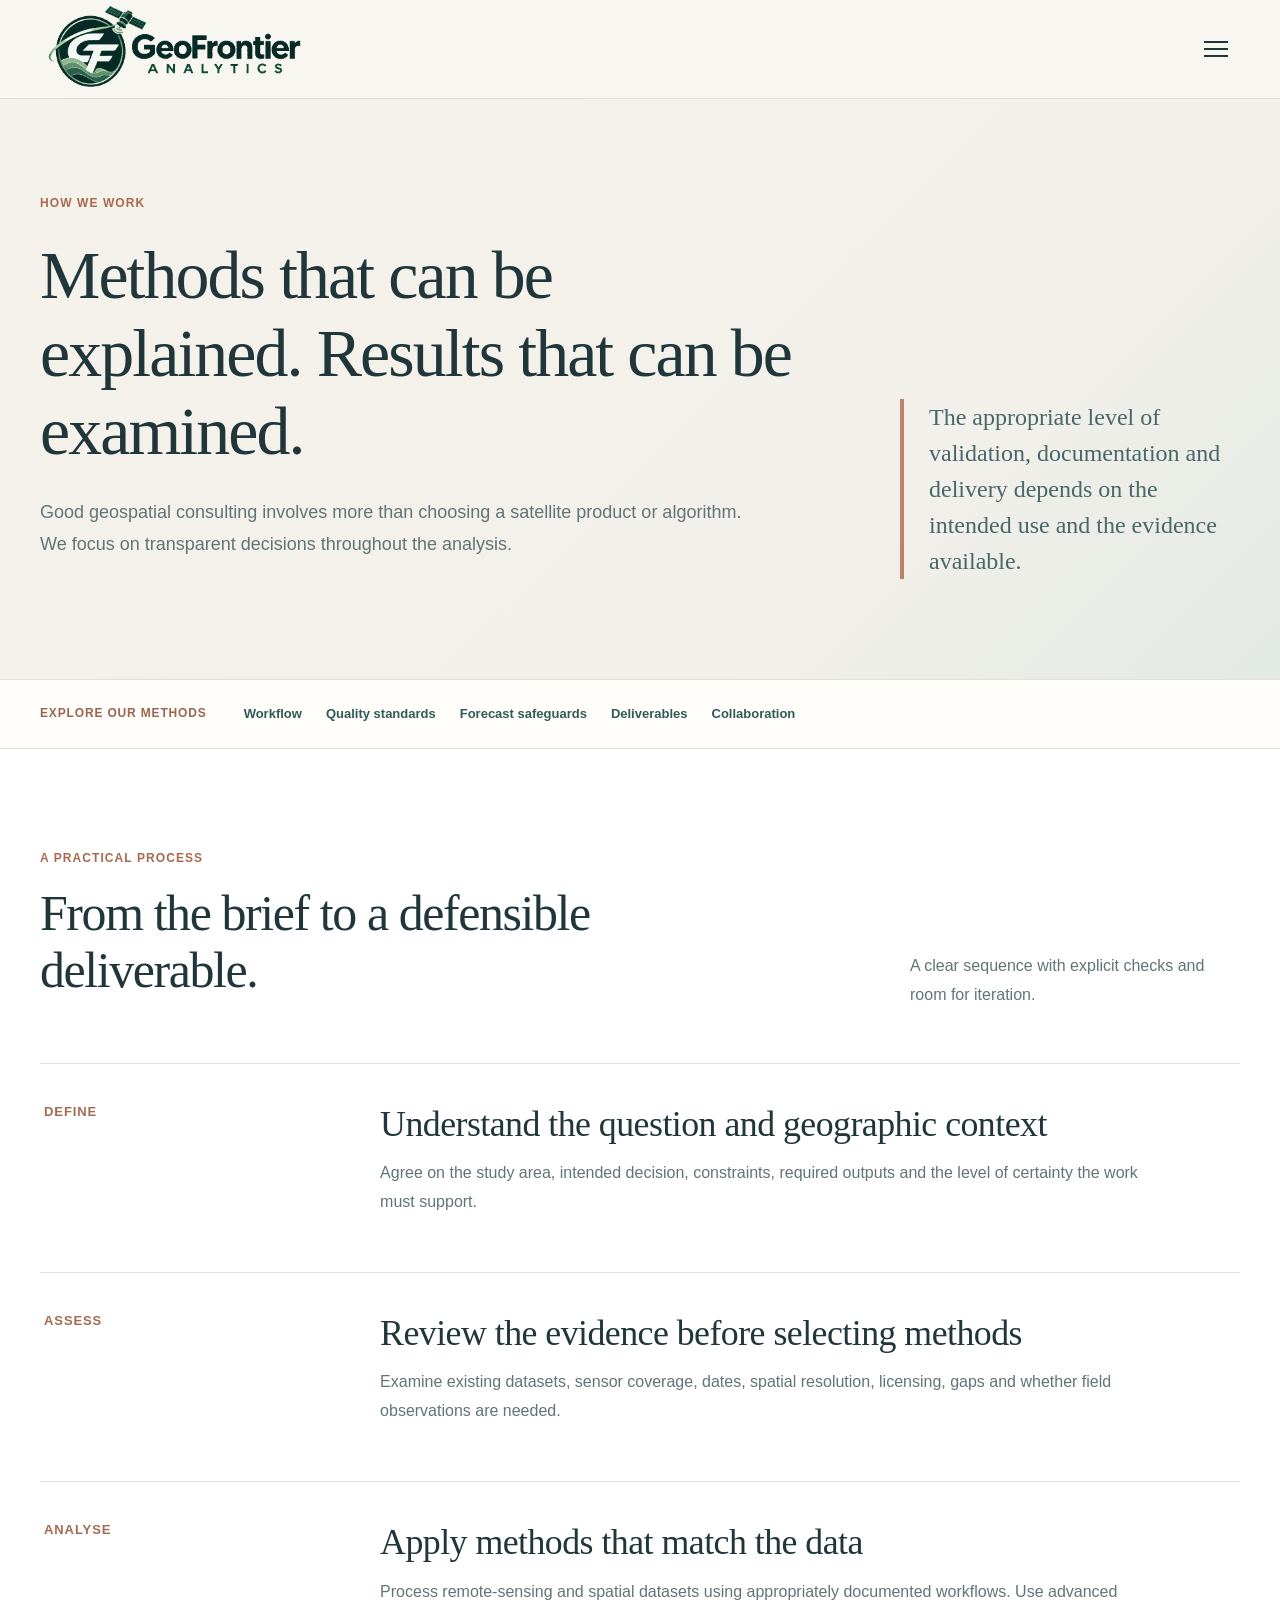
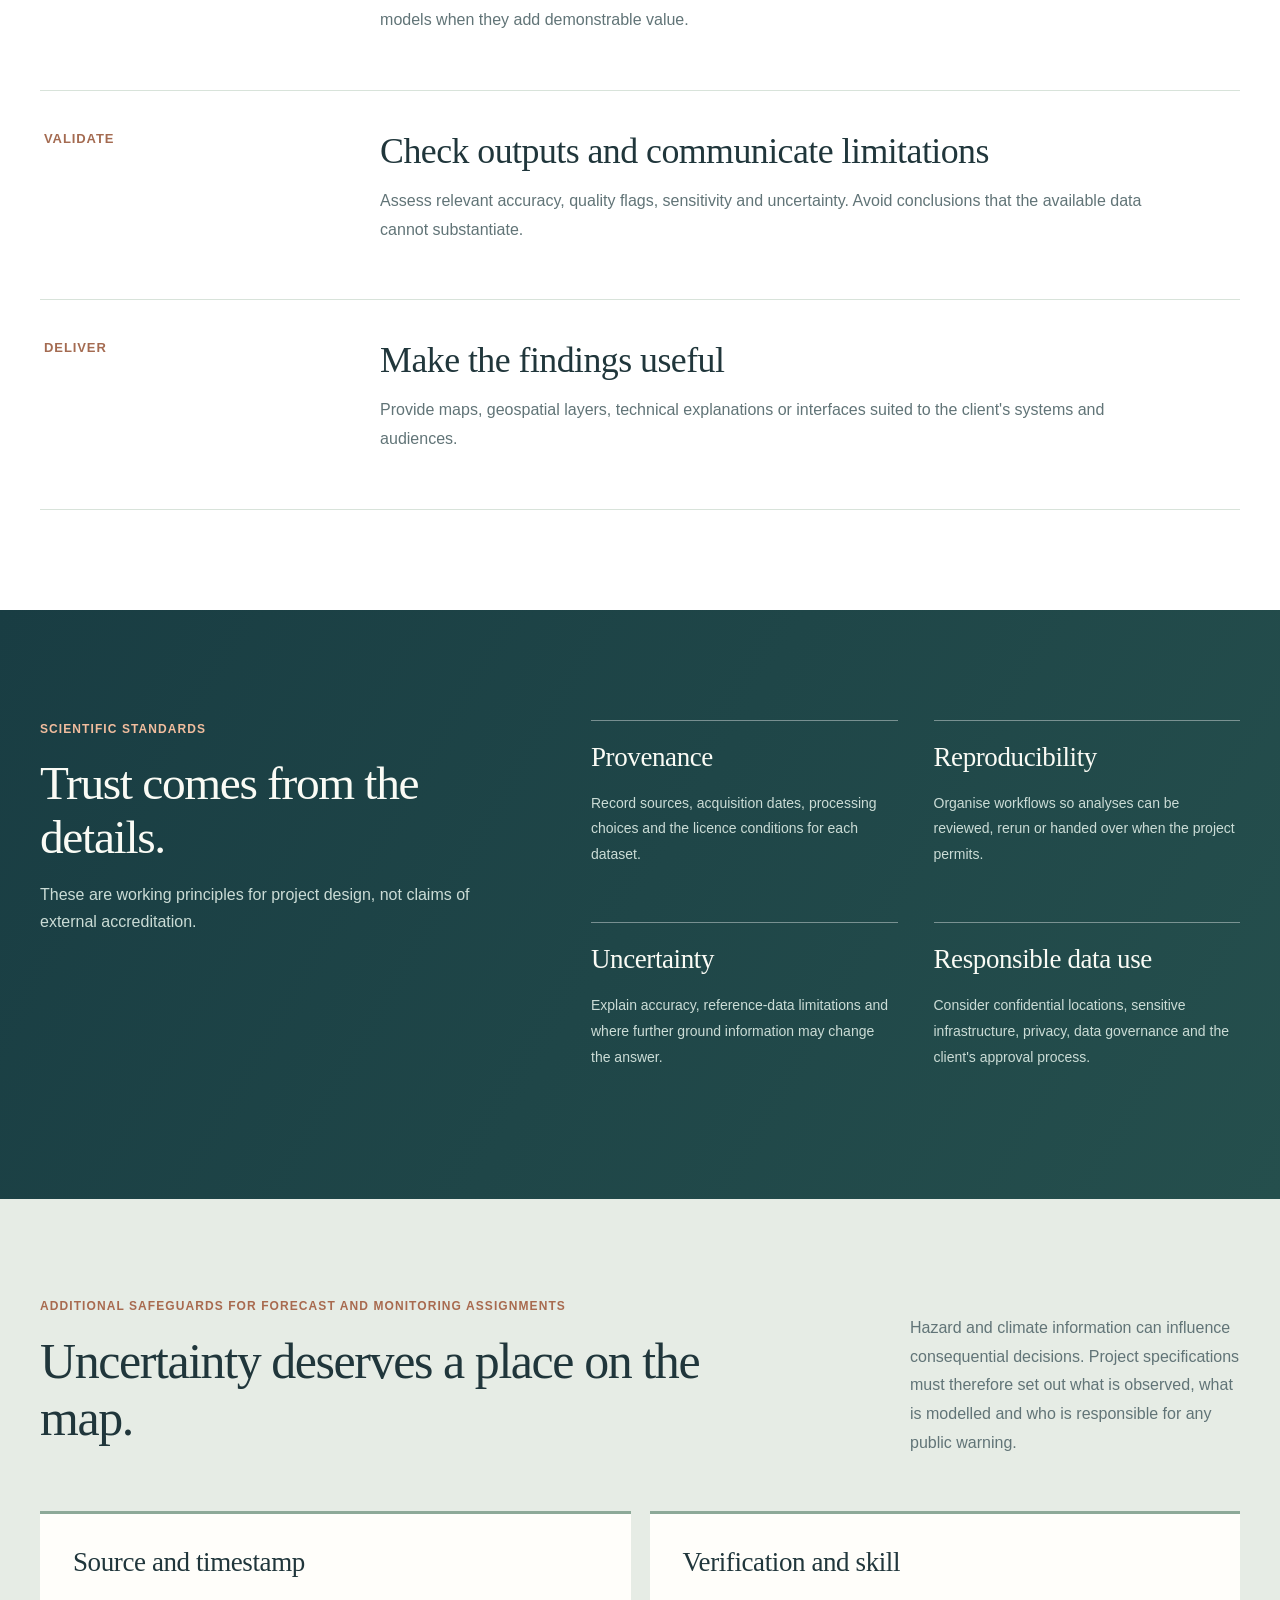
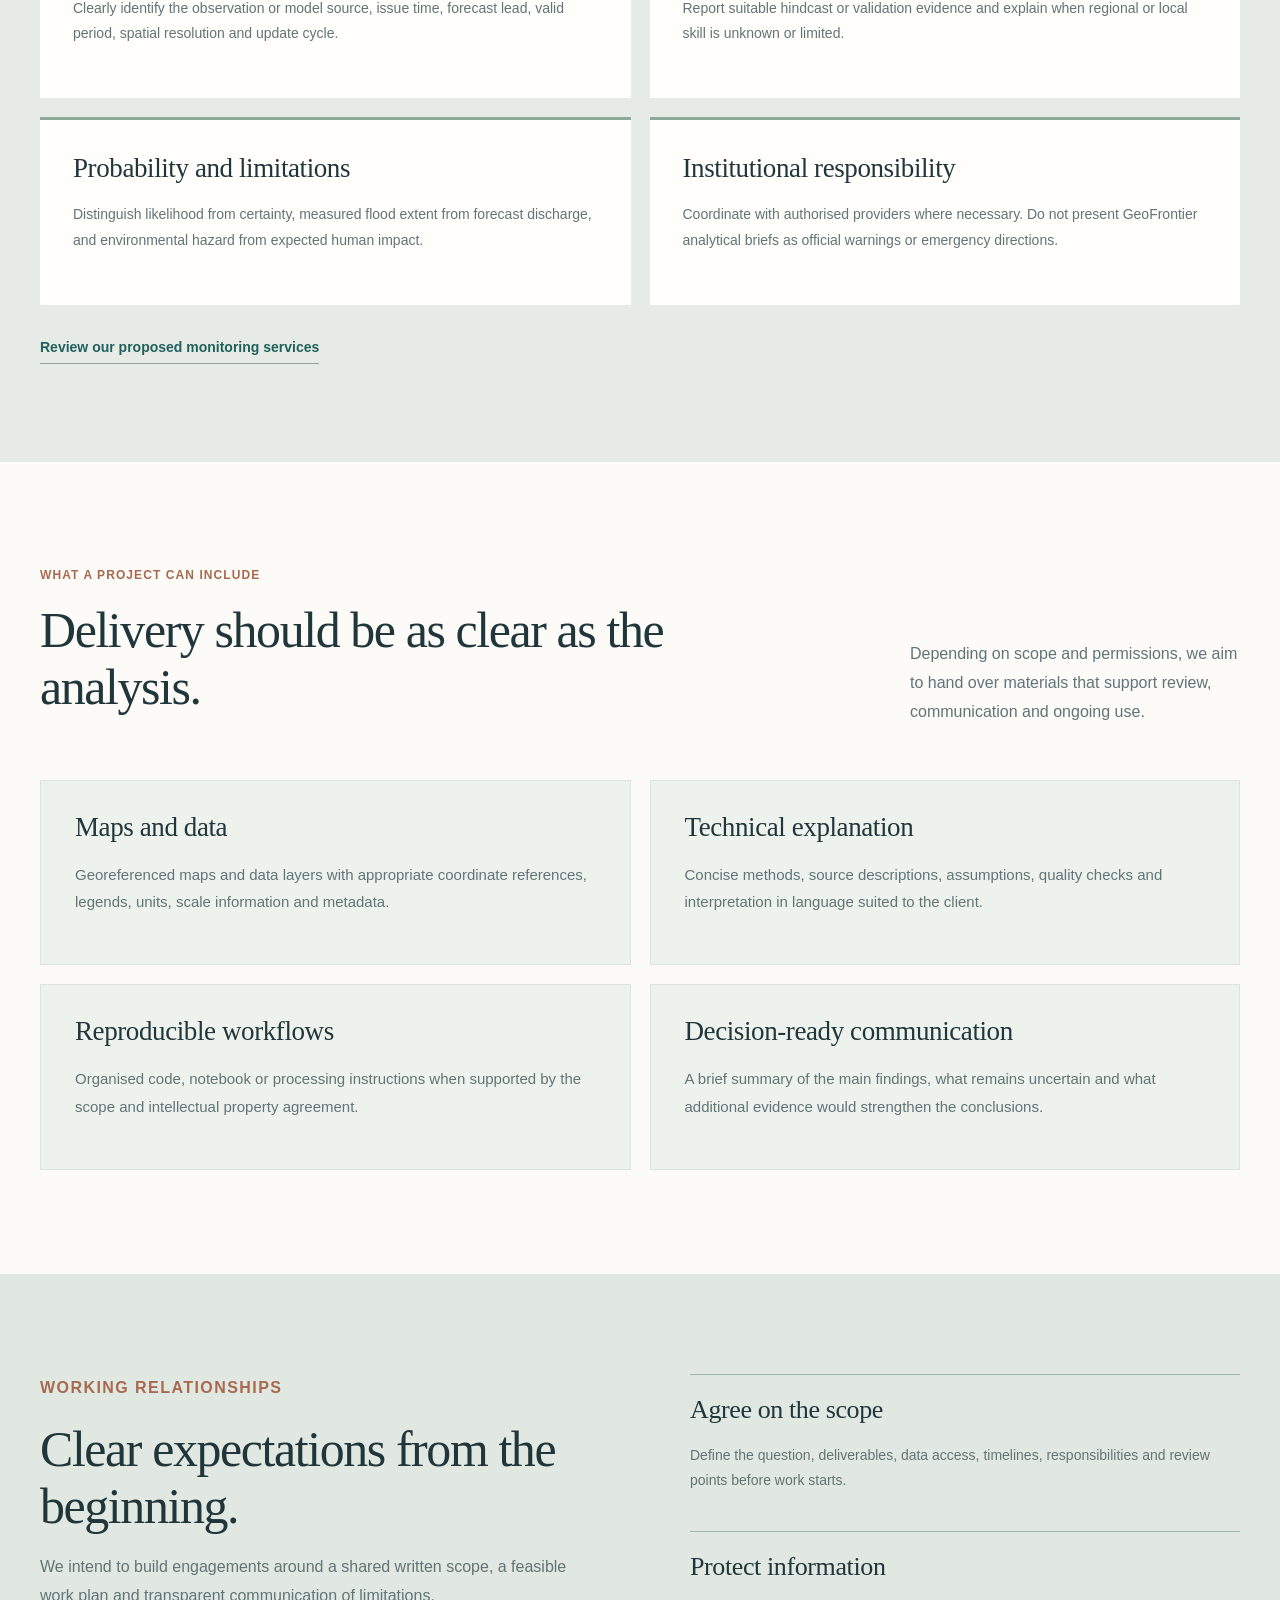
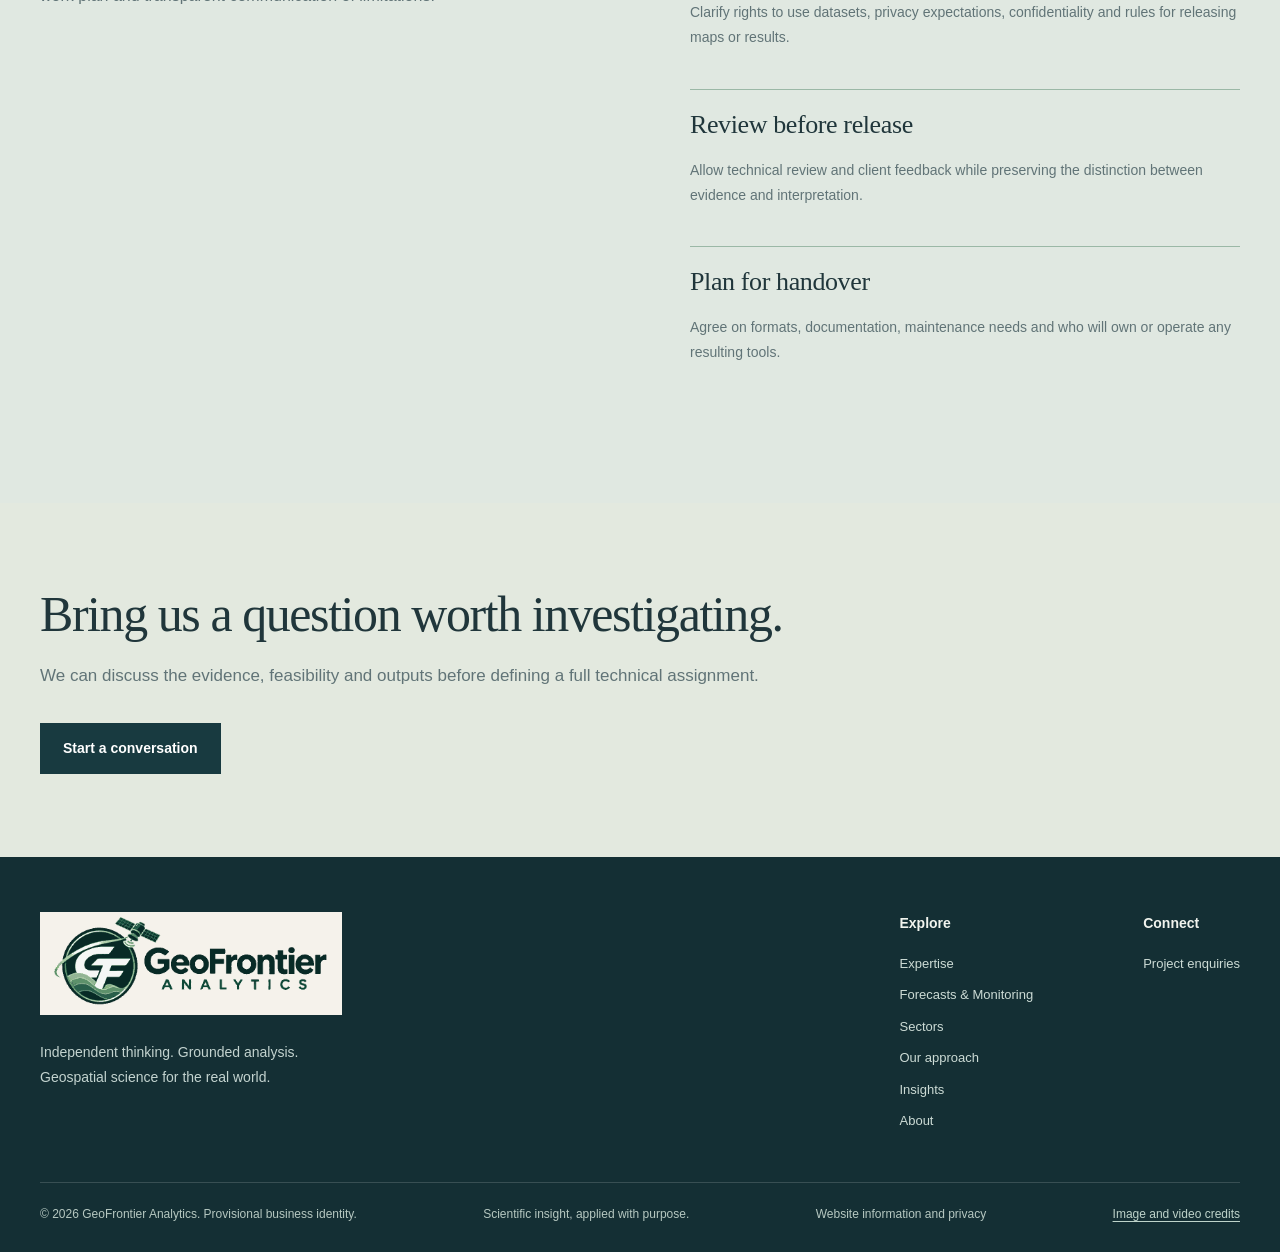
<file: approach.html>
<!DOCTYPE html><html lang="en"><head><meta charset="utf-8"><meta name="viewport" content="width=device-width,initial-scale=1"><title>Our approach | GeoFrontier Analytics</title><meta name="description" content="How GeoFrontier Analytics plans, analyses, validates and delivers scientific geospatial work."><meta name="theme-color" content="#f5f2eb"><link rel="icon" type="image/svg+xml" href="assets/favicon.svg"><link rel="stylesheet" href="css/site-v2.css"><script src="js/site-v2.js" defer></script></head><body><a href="#main" class="skip-link">Skip to content</a><header class="site-header"><div class="shell header-content"><a class="site-brand" href="index.html" aria-label="GeoFrontier Analytics home"><img src="assets/geofrontier-orbital-logo.png?v=5" alt="GeoFrontier Analytics" width="270" height="90" decoding="async"></a><button class="menu-toggle" type="button" aria-controls="site-nav" aria-expanded="false" aria-label="Open menu"><span></span><span></span><span></span></button><nav class="site-nav" id="site-nav" aria-label="Main navigation"><a href="index.html">Home</a><a href="services.html">Expertise</a><a href="monitoring.html">Forecasts &amp; Monitoring</a><a href="education.html">Education</a><a href="sectors.html">Sectors</a><a href="approach.html" aria-current="page">Our approach</a><a href="insights.html">Insights</a><a href="about.html">About</a><a href="contact.html">Contact</a></nav><a class="header-contact" href="contact.html">Discuss a project <span aria-hidden="true">↗</span></a></div></header><main id="main"><section class="page-hero approach-hero"><div class="shell page-hero-grid"><div><p class="section-label">How we work</p><h1>Methods that can be explained. Results that can be examined.</h1><p>Good geospatial consulting involves more than choosing a satellite product or algorithm. We focus on transparent decisions throughout the analysis.</p></div><aside class="hero-side-note">The appropriate level of validation, documentation and delivery depends on the intended use and the evidence available.</aside></div></section><nav class="page-jump" aria-label="Method sections"><div class="shell"><span>Explore our methods</span><a href="#workflow">Workflow</a><a href="#standards">Quality standards</a><a href="#forecast-standards">Forecast safeguards</a><a href="#deliverables">Deliverables</a><a href="#collaboration">Collaboration</a></div></nav>
<section class="approach-phases" id="workflow"><div class="shell"><div class="section-heading"><div><p class="section-label">A practical process</p><h2>From the brief to a defensible deliverable.</h2></div><p>A clear sequence with explicit checks and room for iteration.</p></div><div class="phase-list">
<article><span>Define</span><div><h3>Understand the question and geographic context</h3><p>Agree on the study area, intended decision, constraints, required outputs and the level of certainty the work must support.</p></div></article>
<article><span>Assess</span><div><h3>Review the evidence before selecting methods</h3><p>Examine existing datasets, sensor coverage, dates, spatial resolution, licensing, gaps and whether field observations are needed.</p></div></article>
<article><span>Analyse</span><div><h3>Apply methods that match the data</h3><p>Process remote-sensing and spatial datasets using appropriately documented workflows. Use advanced models when they add demonstrable value.</p></div></article>
<article><span>Validate</span><div><h3>Check outputs and communicate limitations</h3><p>Assess relevant accuracy, quality flags, sensitivity and uncertainty. Avoid conclusions that the available data cannot substantiate.</p></div></article>
<article><span>Deliver</span><div><h3>Make the findings useful</h3><p>Provide maps, geospatial layers, technical explanations or interfaces suited to the client's systems and audiences.</p></div></article>
</div></div></section>
<section class="methods-section" id="standards"><div class="shell methods-grid"><div><p class="section-label">Scientific standards</p><h2>Trust comes from the details.</h2><p>These are working principles for project design, not claims of external accreditation.</p></div><div class="methods-details"><div><h3>Provenance</h3><p>Record sources, acquisition dates, processing choices and the licence conditions for each dataset.</p></div><div><h3>Reproducibility</h3><p>Organise workflows so analyses can be reviewed, rerun or handed over when the project permits.</p></div><div><h3>Uncertainty</h3><p>Explain accuracy, reference-data limitations and where further ground information may change the answer.</p></div><div><h3>Responsible data use</h3><p>Consider confidential locations, sensitive infrastructure, privacy, data governance and the client's approval process.</p></div></div></div></section>
<section class="forecast-assurance" id="forecast-standards"><div class="shell"><div class="section-heading"><div><p class="section-label">Additional safeguards for forecast and monitoring assignments</p><h2>Uncertainty deserves a place on the map.</h2></div><p>Hazard and climate information can influence consequential decisions. Project specifications must therefore set out what is observed, what is modelled and who is responsible for any public warning.</p></div><div class="forecast-assurance-grid">
<article><h3>Source and timestamp</h3><p>Clearly identify the observation or model source, issue time, forecast lead, valid period, spatial resolution and update cycle.</p></article>
<article><h3>Verification and skill</h3><p>Report suitable hindcast or validation evidence and explain when regional or local skill is unknown or limited.</p></article>
<article><h3>Probability and limitations</h3><p>Distinguish likelihood from certainty, measured flood extent from forecast discharge, and environmental hazard from expected human impact.</p></article>
<article><h3>Institutional responsibility</h3><p>Coordinate with authorised providers where necessary. Do not present GeoFrontier analytical briefs as official warnings or emergency directions.</p></article>
</div><a href="monitoring.html" class="inline-link">Review our proposed monitoring services</a></div></section><section class="delivery-section" id="deliverables"><div class="shell"><div class="section-heading"><div><p class="section-label">What a project can include</p><h2>Delivery should be as clear as the analysis.</h2></div><p>Depending on scope and permissions, we aim to hand over materials that support review, communication and ongoing use.</p></div><div class="delivery-grid">
<article><h3>Maps and data</h3><p>Georeferenced maps and data layers with appropriate coordinate references, legends, units, scale information and metadata.</p></article>
<article><h3>Technical explanation</h3><p>Concise methods, source descriptions, assumptions, quality checks and interpretation in language suited to the client.</p></article>
<article><h3>Reproducible workflows</h3><p>Organised code, notebook or processing instructions when supported by the scope and intellectual property agreement.</p></article>
<article><h3>Decision-ready communication</h3><p>A brief summary of the main findings, what remains uncertain and what additional evidence would strengthen the conclusions.</p></article>
</div></div></section>
<section class="collaboration-section" id="collaboration"><div class="shell collaboration-grid"><div><p class="section-label">Working relationships</p><h2>Clear expectations from the beginning.</h2><p>We intend to build engagements around a shared written scope, a feasible work plan and transparent communication of limitations.</p></div>
<div><div class="collab-step"><h3>Agree on the scope</h3><p>Define the question, deliverables, data access, timelines, responsibilities and review points before work starts.</p></div><div class="collab-step"><h3>Protect information</h3><p>Clarify rights to use datasets, privacy expectations, confidentiality and rules for releasing maps or results.</p></div><div class="collab-step"><h3>Review before release</h3><p>Allow technical review and client feedback while preserving the distinction between evidence and interpretation.</p></div><div class="collab-step"><h3>Plan for handover</h3><p>Agree on formats, documentation, maintenance needs and who will own or operate any resulting tools.</p></div></div>
</div></section><section class="inline-cta"><div class="shell"><h2>Bring us a question worth investigating.</h2><p>We can discuss the evidence, feasibility and outputs before defining a full technical assignment.</p><a href="contact.html" class="btn btn-dark">Start a conversation</a></div></section></main><footer class="site-footer"><div class="shell"><div class="footer-upper"><div class="footer-brand"><a href="index.html"><img src="assets/geofrontier-orbital-logo.png?v=5" alt="GeoFrontier Analytics" width="270" height="90" decoding="async"></a><p>Independent thinking. Grounded analysis.<br>Geospatial science for the real world.</p></div><div class="footer-columns"><div><strong>Explore</strong><a href="services.html">Expertise</a><a href="monitoring.html">Forecasts &amp; Monitoring</a><a href="sectors.html">Sectors</a><a href="approach.html">Our approach</a><a href="insights.html">Insights</a><a href="about.html">About</a></div><div><strong>Connect</strong><a href="contact.html">Project enquiries</a></div></div></div><div class="footer-bottom"><span>© <span data-year>2026</span> GeoFrontier Analytics. Provisional business identity.</span><span>Scientific insight, applied with purpose.</span><a class="footer-privacy" href="privacy.html">Website information and privacy</a><a class="footer-media" href="media-credits.html">Image and video credits</a></div></div></footer></body></html>
</file>
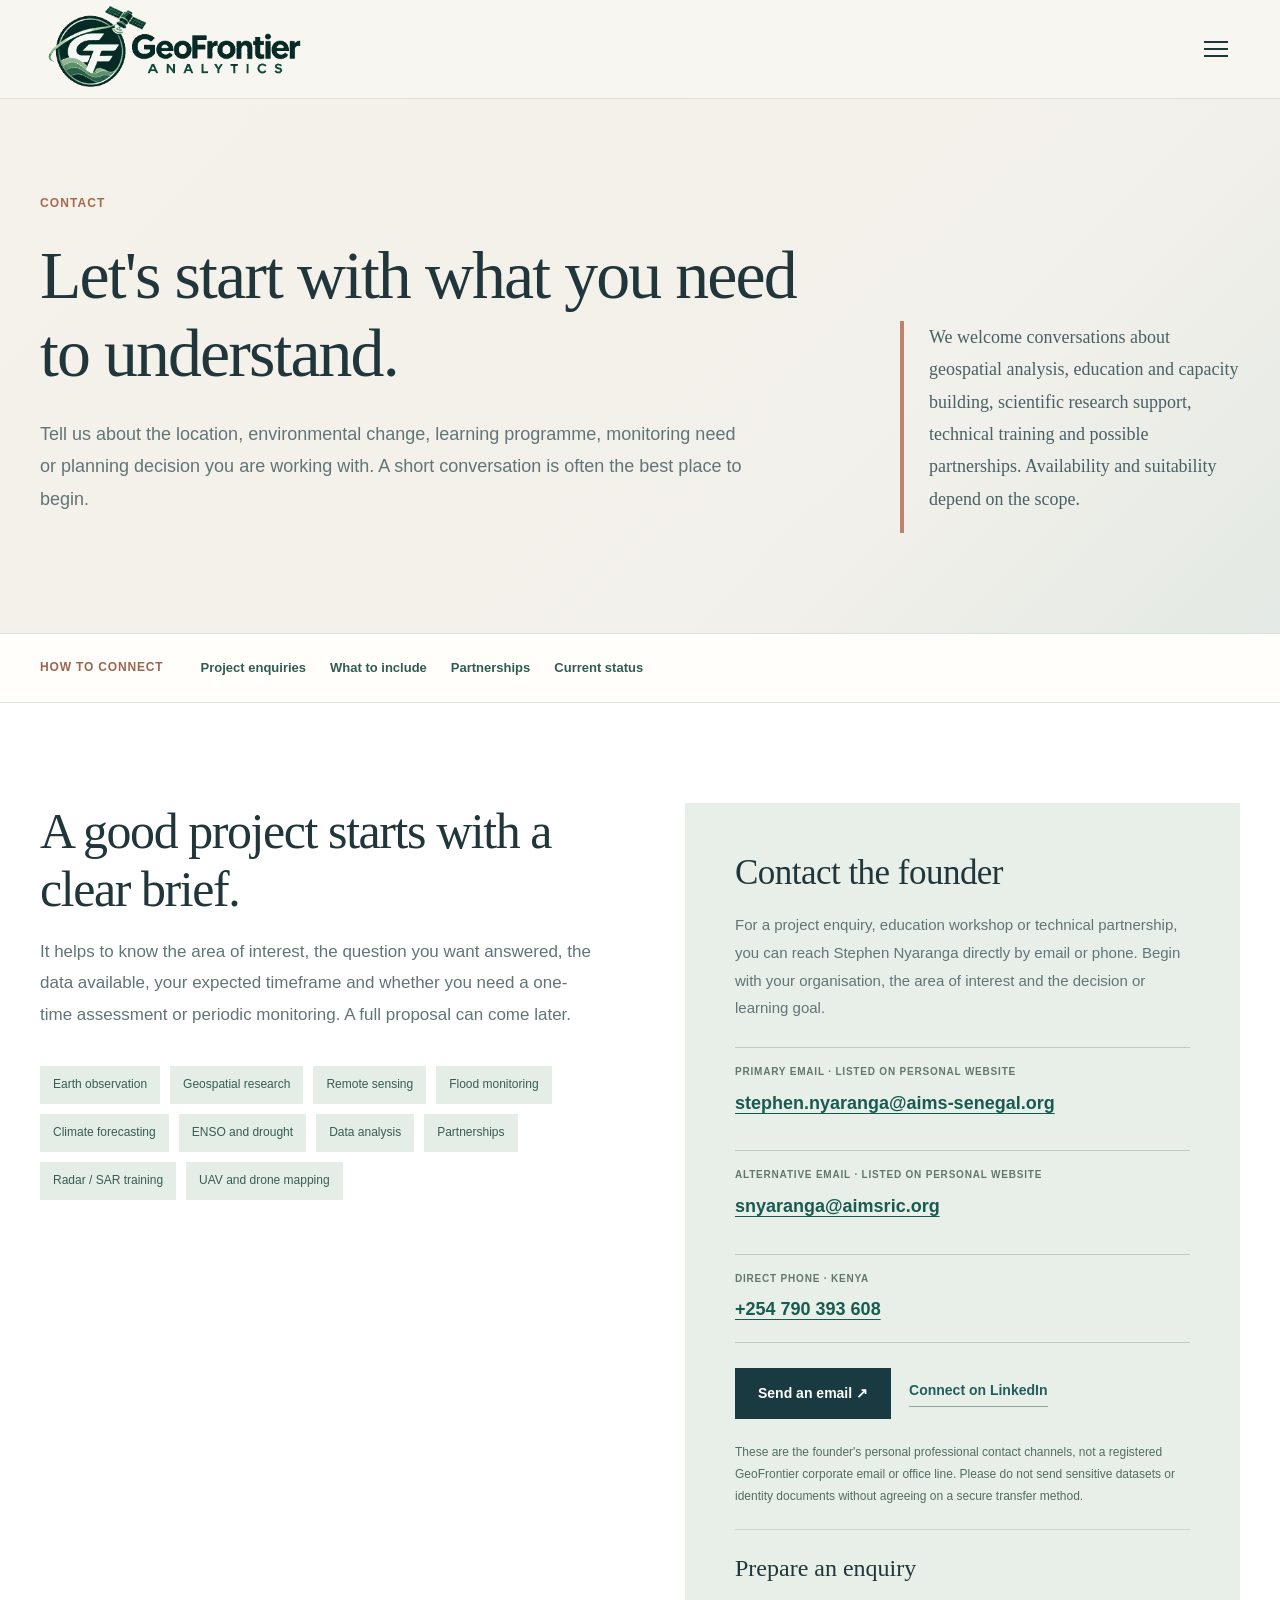
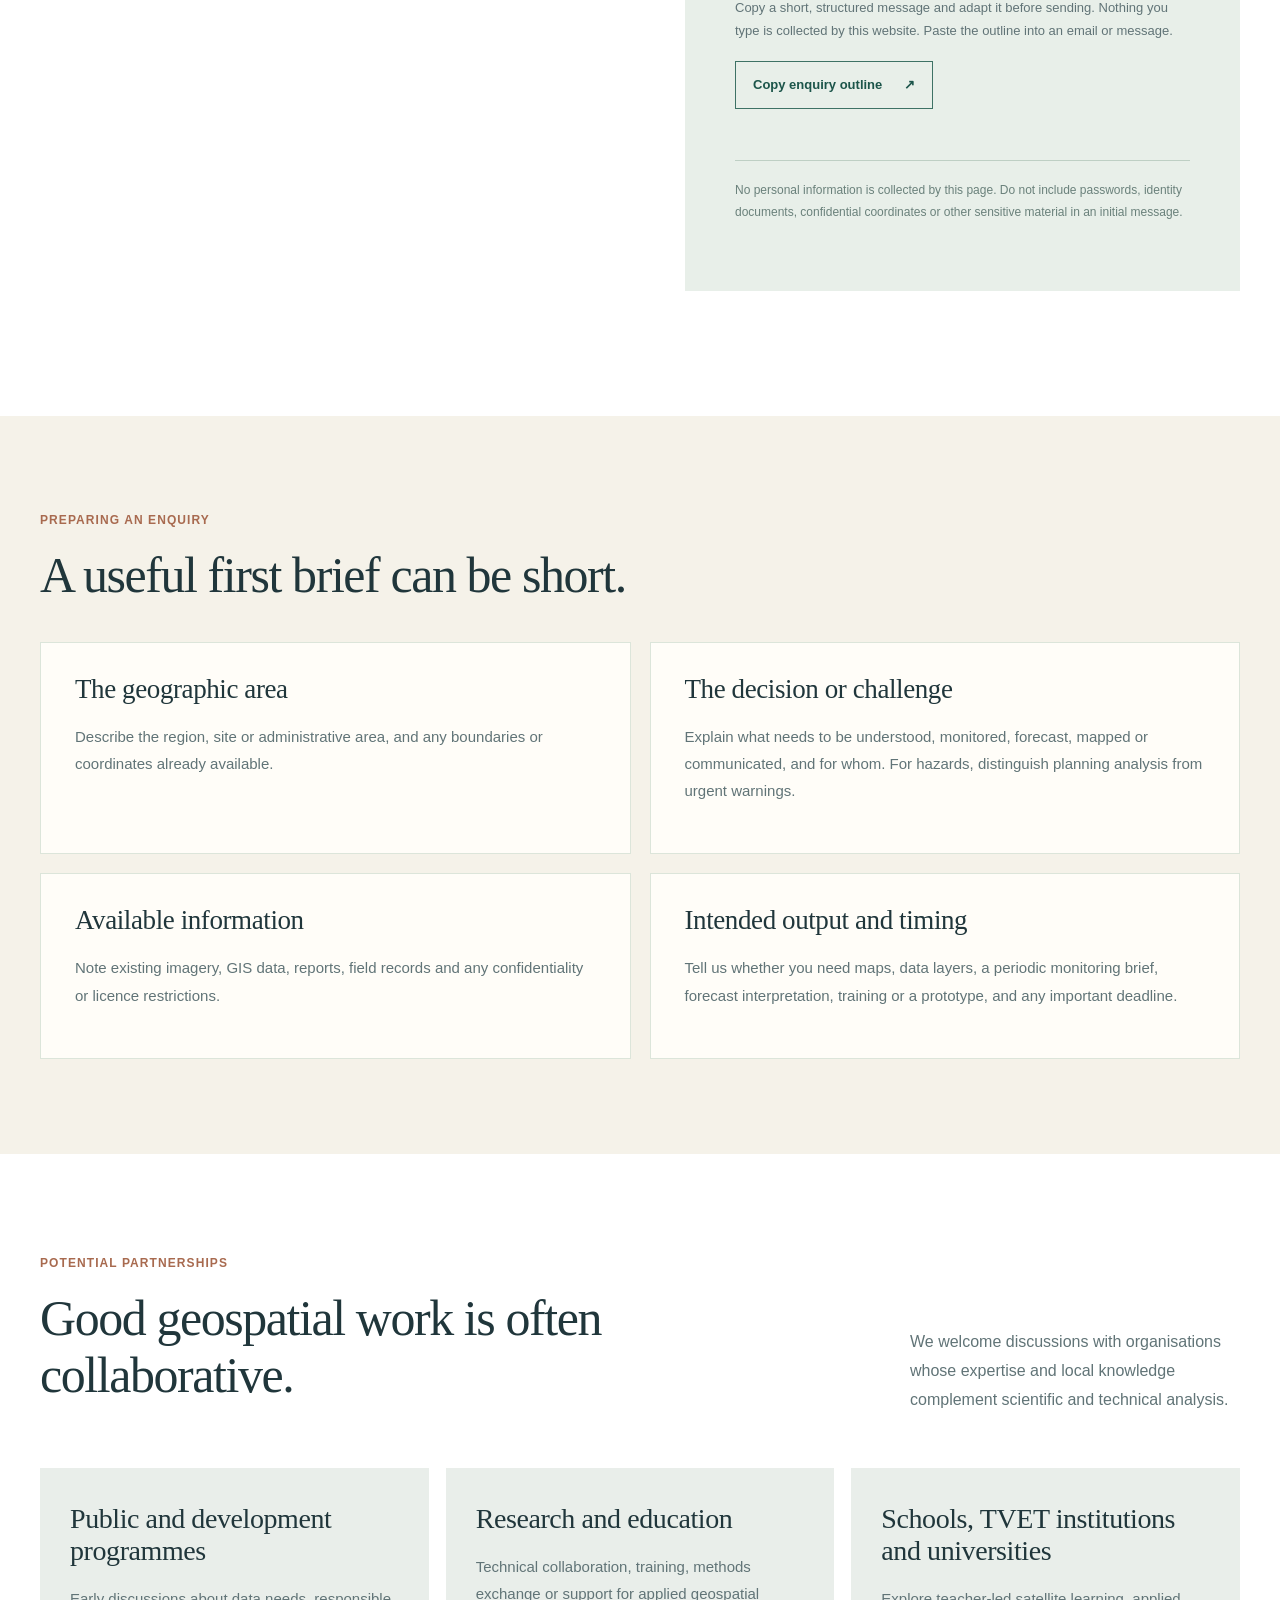
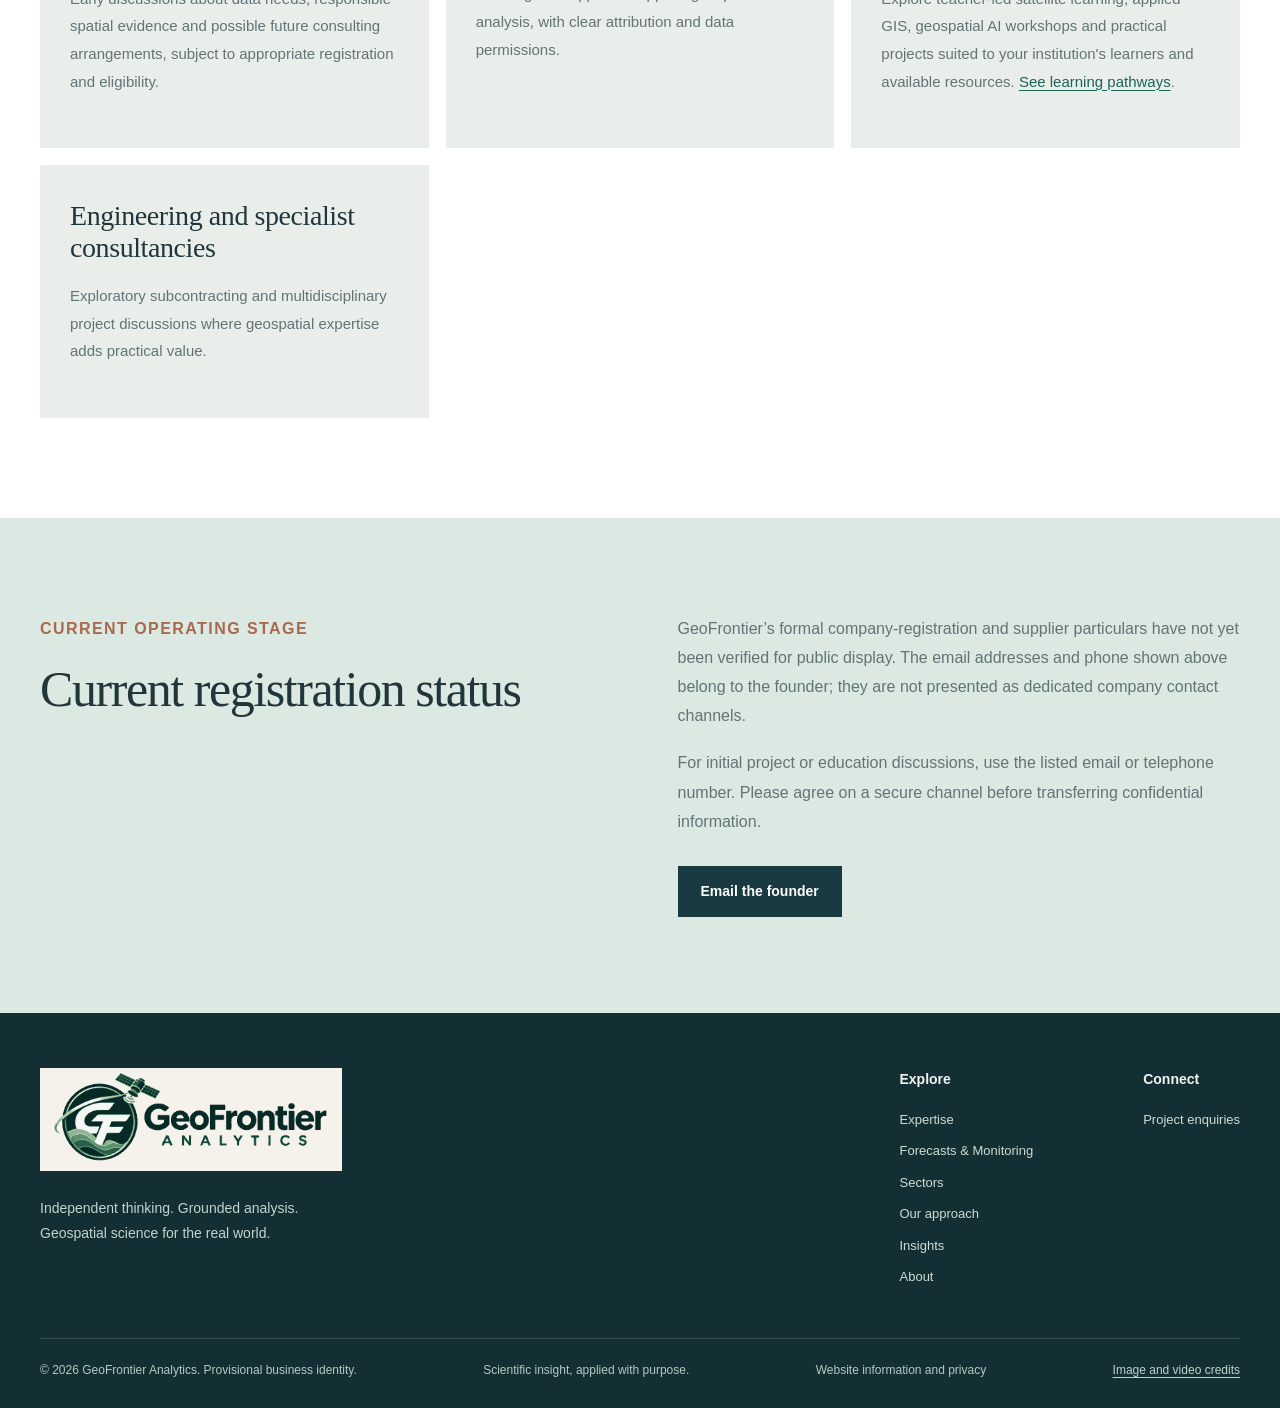
<file: contact.html>
<!DOCTYPE html><html lang="en"><head><meta charset="utf-8"><meta name="viewport" content="width=device-width,initial-scale=1"><title>Contact | GeoFrontier Analytics</title><meta name="description" content="Discuss geospatial research, consulting and collaboration with the founder of GeoFrontier Analytics."><meta name="theme-color" content="#f5f3ed"><link rel="icon" type="image/svg+xml" href="assets/favicon.svg"><link rel="stylesheet" href="css/site-v2.css"><script src="js/site-v2.js" defer></script></head><body><a href="#main" class="skip-link">Skip to content</a><header class="site-header"><div class="shell header-content"><a class="site-brand" href="index.html" aria-label="GeoFrontier Analytics home"><img src="assets/geofrontier-orbital-logo.png?v=5" alt="GeoFrontier Analytics" width="270" height="90" decoding="async"></a><button class="menu-toggle" type="button" aria-controls="site-nav" aria-expanded="false" aria-label="Open menu"><span></span><span></span><span></span></button><nav class="site-nav" id="site-nav" aria-label="Main navigation"><a href="index.html">Home</a><a href="services.html">Expertise</a><a href="monitoring.html">Forecasts &amp; Monitoring</a><a href="education.html">Education</a><a href="sectors.html">Sectors</a><a href="approach.html">Our approach</a><a href="insights.html">Insights</a><a href="about.html">About</a><a href="contact.html" aria-current="page">Contact</a></nav><a class="header-contact" href="contact.html">Discuss a project <span aria-hidden="true">↗</span></a></div></header><main id="main"><section class="page-hero"><div class="shell page-hero-grid"><div><p class="section-label">Contact</p><h1>Let's start with what you need to understand.</h1><p>Tell us about the location, environmental change, learning programme, monitoring need or planning decision you are working with. A short conversation is often the best place to begin.</p></div><div class="about-aside"><p>We welcome conversations about geospatial analysis, education and capacity building, scientific research support, technical training and possible partnerships. Availability and suitability depend on the scope.</p></div></div></section><nav class="page-jump" aria-label="Contact sections"><div class="shell"><span>How to connect</span><a href="#enquiry">Project enquiries</a><a href="#brief">What to include</a><a href="#partnerships">Partnerships</a><a href="#status">Current status</a></div></nav><section class="contact-section" id="enquiry"><div class="shell contact-grid"><div><h2>A good project starts with a clear brief.</h2><p>It helps to know the area of interest, the question you want answered, the data available, your expected timeframe and whether you need a one-time assessment or periodic monitoring. A full proposal can come later.</p><div class="contact-topics"><span>Earth observation</span><span>Geospatial research</span><span>Remote sensing</span><span>Flood monitoring</span><span>Climate forecasting</span><span>ENSO and drought</span><span>Data analysis</span><span>Partnerships</span><span>Radar / SAR training</span><span>UAV and drone mapping</span></div></div><div class="contact-panel"><h3>Contact the founder</h3><p>For a project enquiry, education workshop or technical partnership, you can reach Stephen Nyaranga directly by email or phone. Begin with your organisation, the area of interest and the decision or learning goal.</p><div class="contact-direct-grid"><div class="contact-direct-item"><span class="contact-direct-label">Primary email · listed on personal website</span><a class="contact-direct-value" href="mailto:stephen.nyaranga@aims-senegal.org?subject=GeoFrontier%20Analytics%20Enquiry">stephen.nyaranga@aims-senegal.org</a></div><div class="contact-direct-item"><span class="contact-direct-label">Alternative email · listed on personal website</span><a class="contact-direct-value" href="mailto:snyaranga@aimsric.org?subject=GeoFrontier%20Analytics%20Enquiry">snyaranga@aimsric.org</a></div><div class="contact-direct-item"><span class="contact-direct-label">Direct phone · Kenya</span><a class="contact-direct-value" href="tel:+254790393608">+254 790 393 608</a></div></div><div class="contact-quick-actions"><a class="btn btn-dark" href="mailto:stephen.nyaranga@aims-senegal.org?subject=GeoFrontier%20Analytics%20Project%20Enquiry">Send an email ↗</a><a class="inline-link" href="https://www.linkedin.com/in/stephennyaranga/" target="_blank" rel="noopener noreferrer">Connect on LinkedIn</a></div><p class="contact-channel-note">These are the founder's personal professional contact channels, not a registered GeoFrontier corporate email or office line. Please do not send sensitive datasets or identity documents without agreeing on a secure transfer method.</p><div class="contact-brief-helper"><h4>Prepare an enquiry</h4><p>Copy a short, structured message and adapt it before sending. Nothing you type is collected by this website. Paste the outline into an email or message.</p><button class="btn btn-outline" type="button" data-copy-enquiry>Copy enquiry outline <span aria-hidden="true">↗</span></button><p class="copy-enquiry-feedback" data-copy-enquiry-status role="status" aria-live="polite"></p></div><p class="contact-footnote">No personal information is collected by this page. Do not include passwords, identity documents, confidential coordinates or other sensitive material in an initial message.</p></div></div></section><section class="brief-section" id="brief"><div class="shell"><p class="section-label">Preparing an enquiry</p><h2>A useful first brief can be short.</h2><div class="brief-grid">
<article><h3>The geographic area</h3><p>Describe the region, site or administrative area, and any boundaries or coordinates already available.</p></article>
<article><h3>The decision or challenge</h3><p>Explain what needs to be understood, monitored, forecast, mapped or communicated, and for whom. For hazards, distinguish planning analysis from urgent warnings.</p></article>
<article><h3>Available information</h3><p>Note existing imagery, GIS data, reports, field records and any confidentiality or licence restrictions.</p></article>
<article><h3>Intended output and timing</h3><p>Tell us whether you need maps, data layers, a periodic monitoring brief, forecast interpretation, training or a prototype, and any important deadline.</p></article>
</div></div></section>
<section class="partnership-section" id="partnerships"><div class="shell"><div class="section-heading"><div><p class="section-label">Potential partnerships</p><h2>Good geospatial work is often collaborative.</h2></div><p>We welcome discussions with organisations whose expertise and local knowledge complement scientific and technical analysis.</p></div><div class="partner-grid">
<article><h3>Public and development programmes</h3><p>Early discussions about data needs, responsible spatial evidence and possible future consulting arrangements, subject to appropriate registration and eligibility.</p></article>
<article><h3>Research and education</h3><p>Technical collaboration, training, methods exchange or support for applied geospatial analysis, with clear attribution and data permissions.</p></article>
<article><h3>Schools, TVET institutions and universities</h3><p>Explore teacher-led satellite learning, applied GIS, geospatial AI workshops and practical projects suited to your institution's learners and available resources. <a href="education.html">See learning pathways</a>.</p></article><article><h3>Engineering and specialist consultancies</h3><p>Exploratory subcontracting and multidisciplinary project discussions where geospatial expertise adds practical value.</p></article></div></div></section>
<section class="contact-status" id="status"><div class="shell status-grid"><div><p class="section-label">Current operating stage</p><h2>Current registration status</h2></div><div><p>GeoFrontier’s formal company-registration and supplier particulars have not yet been verified for public display. The email addresses and phone shown above belong to the founder; they are not presented as dedicated company contact channels.</p><p>For initial project or education discussions, use the listed email or telephone number. Please agree on a secure channel before transferring confidential information.</p><a href="mailto:stephen.nyaranga@aims-senegal.org?subject=GeoFrontier%20Analytics%20Enquiry" class="btn btn-dark">Email the founder</a></div></div></section></main><footer class="site-footer"><div class="shell"><div class="footer-upper"><div class="footer-brand"><a href="index.html"><img src="assets/geofrontier-orbital-logo.png?v=5" alt="GeoFrontier Analytics" width="270" height="90" decoding="async"></a><p>Independent thinking. Grounded analysis.<br>Geospatial science for the real world.</p></div><div class="footer-columns"><div><strong>Explore</strong><a href="services.html">Expertise</a><a href="monitoring.html">Forecasts &amp; Monitoring</a><a href="sectors.html">Sectors</a><a href="approach.html">Our approach</a><a href="insights.html">Insights</a><a href="about.html">About</a></div><div><strong>Connect</strong><a href="contact.html">Project enquiries</a></div></div></div><div class="footer-bottom"><span>© <span data-year>2026</span> GeoFrontier Analytics. Provisional business identity.</span><span>Scientific insight, applied with purpose.</span><a class="footer-privacy" href="privacy.html">Website information and privacy</a><a class="footer-media" href="media-credits.html">Image and video credits</a></div></div></footer></body></html>
</file>
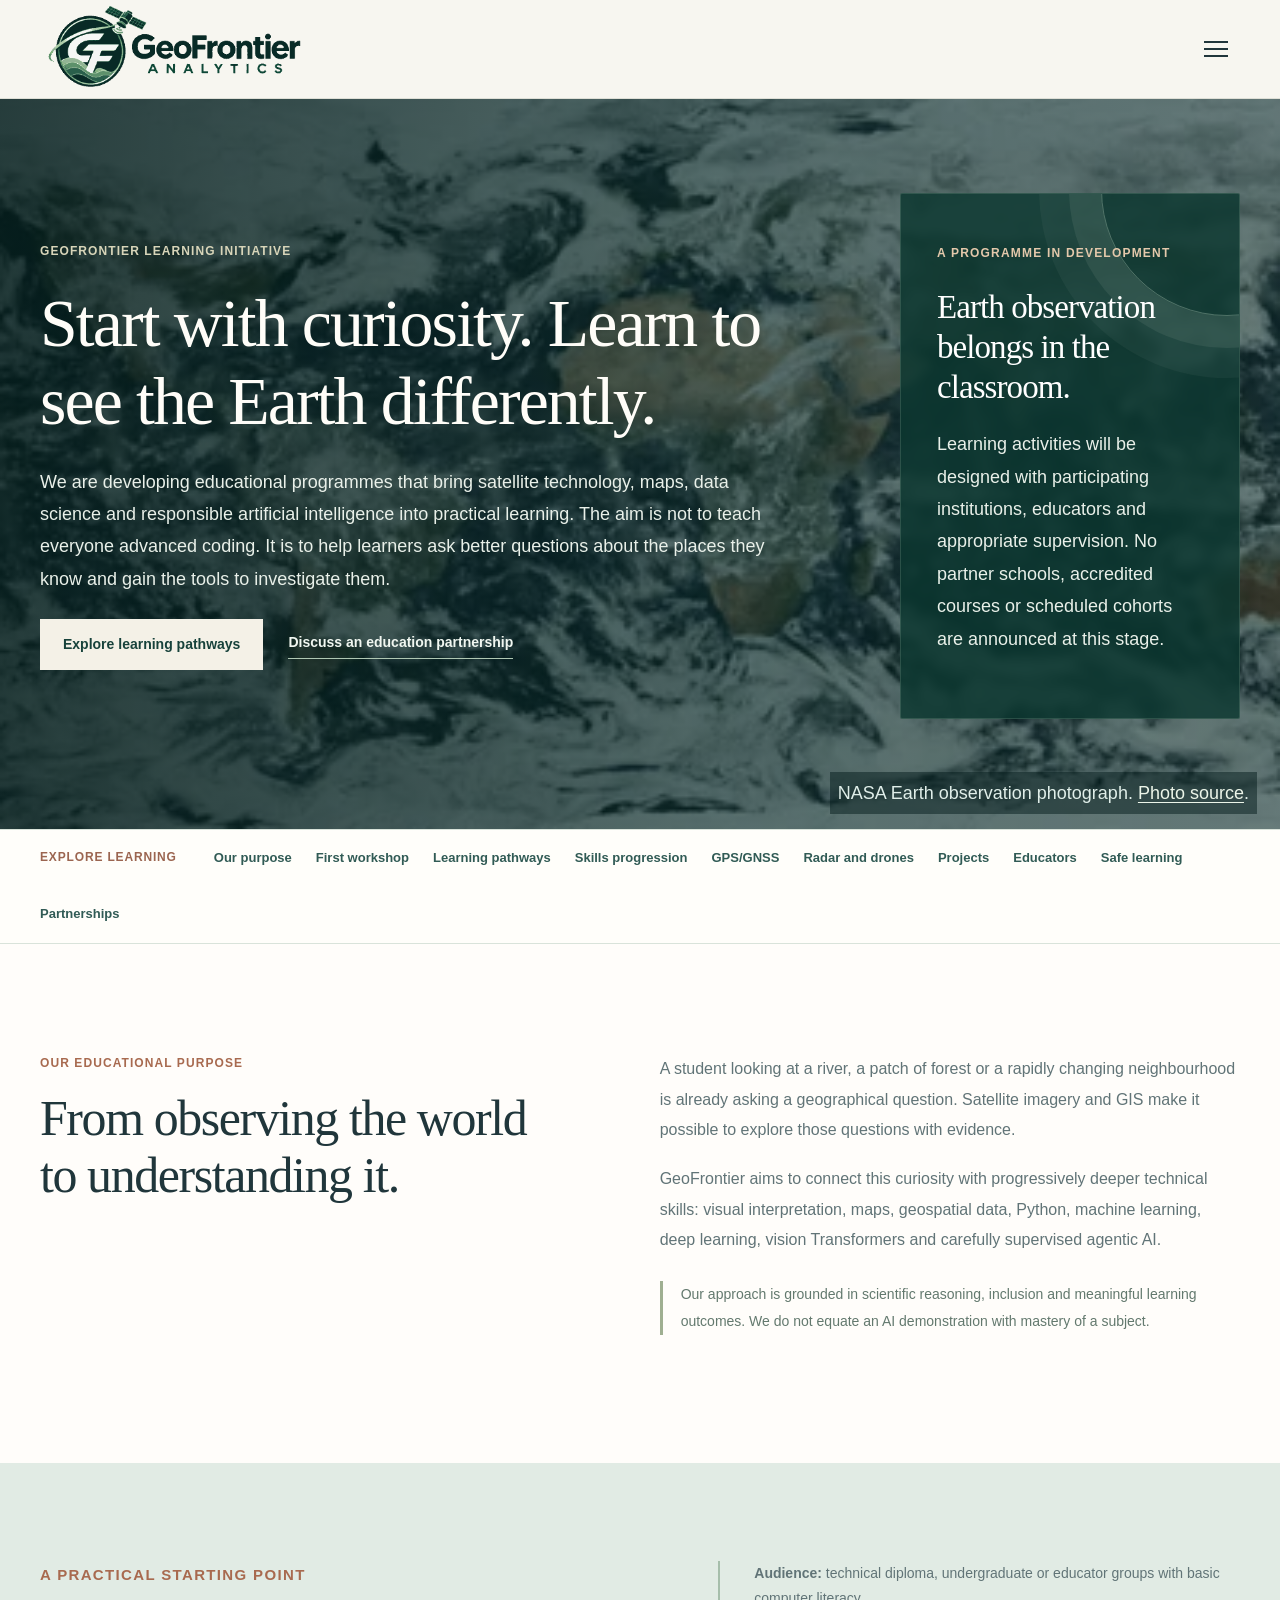
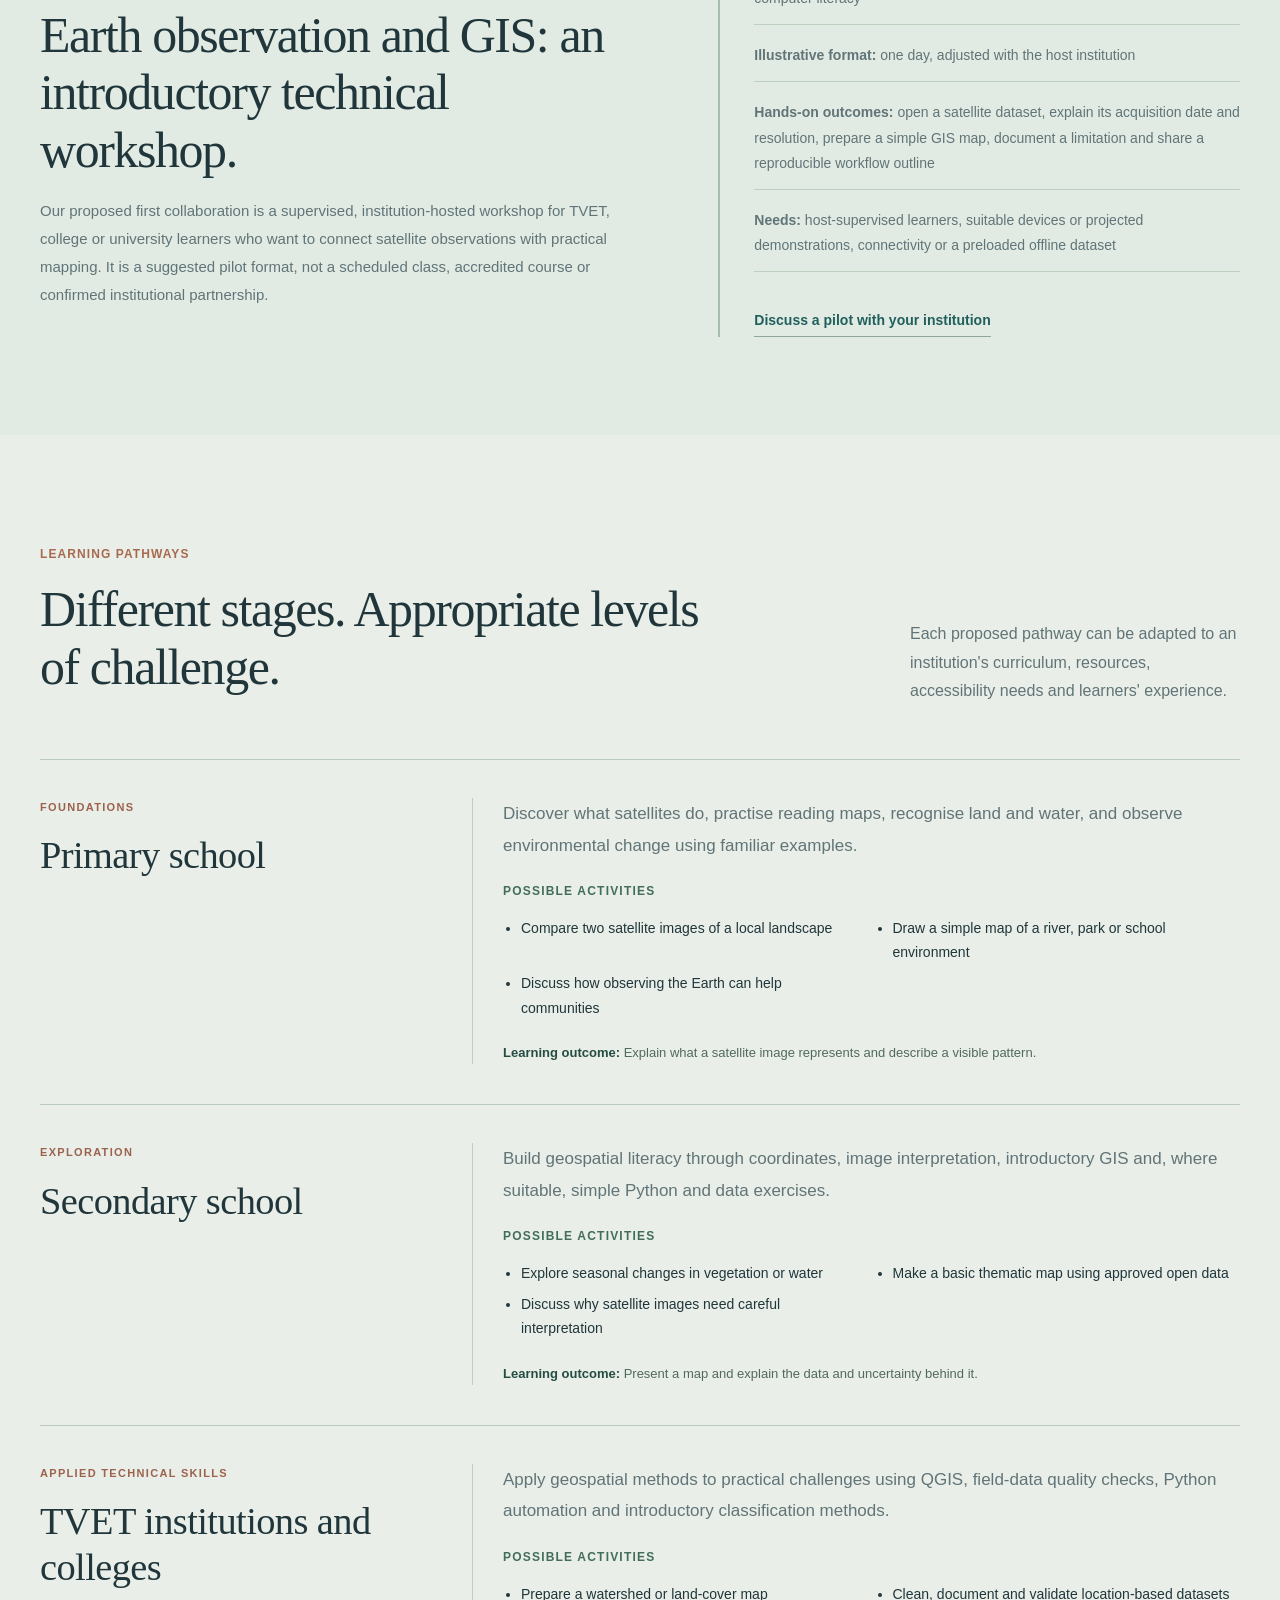
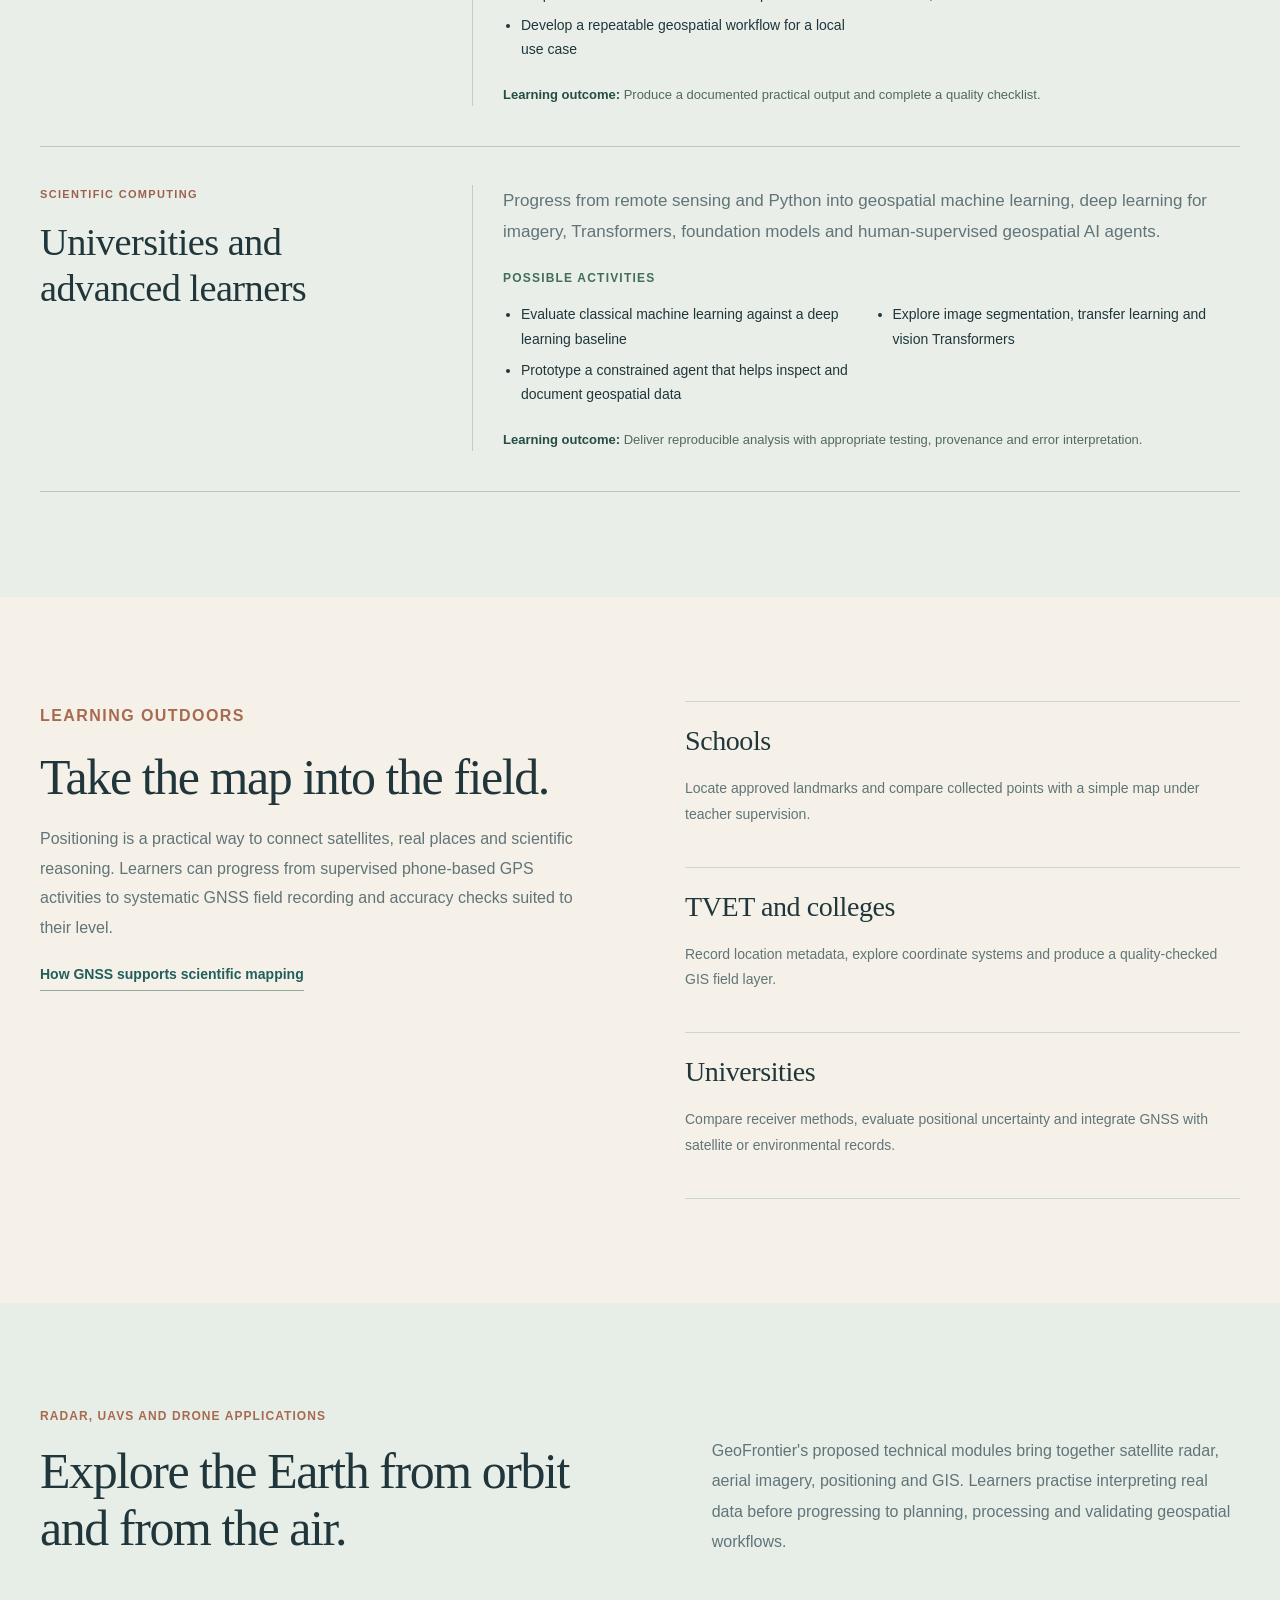
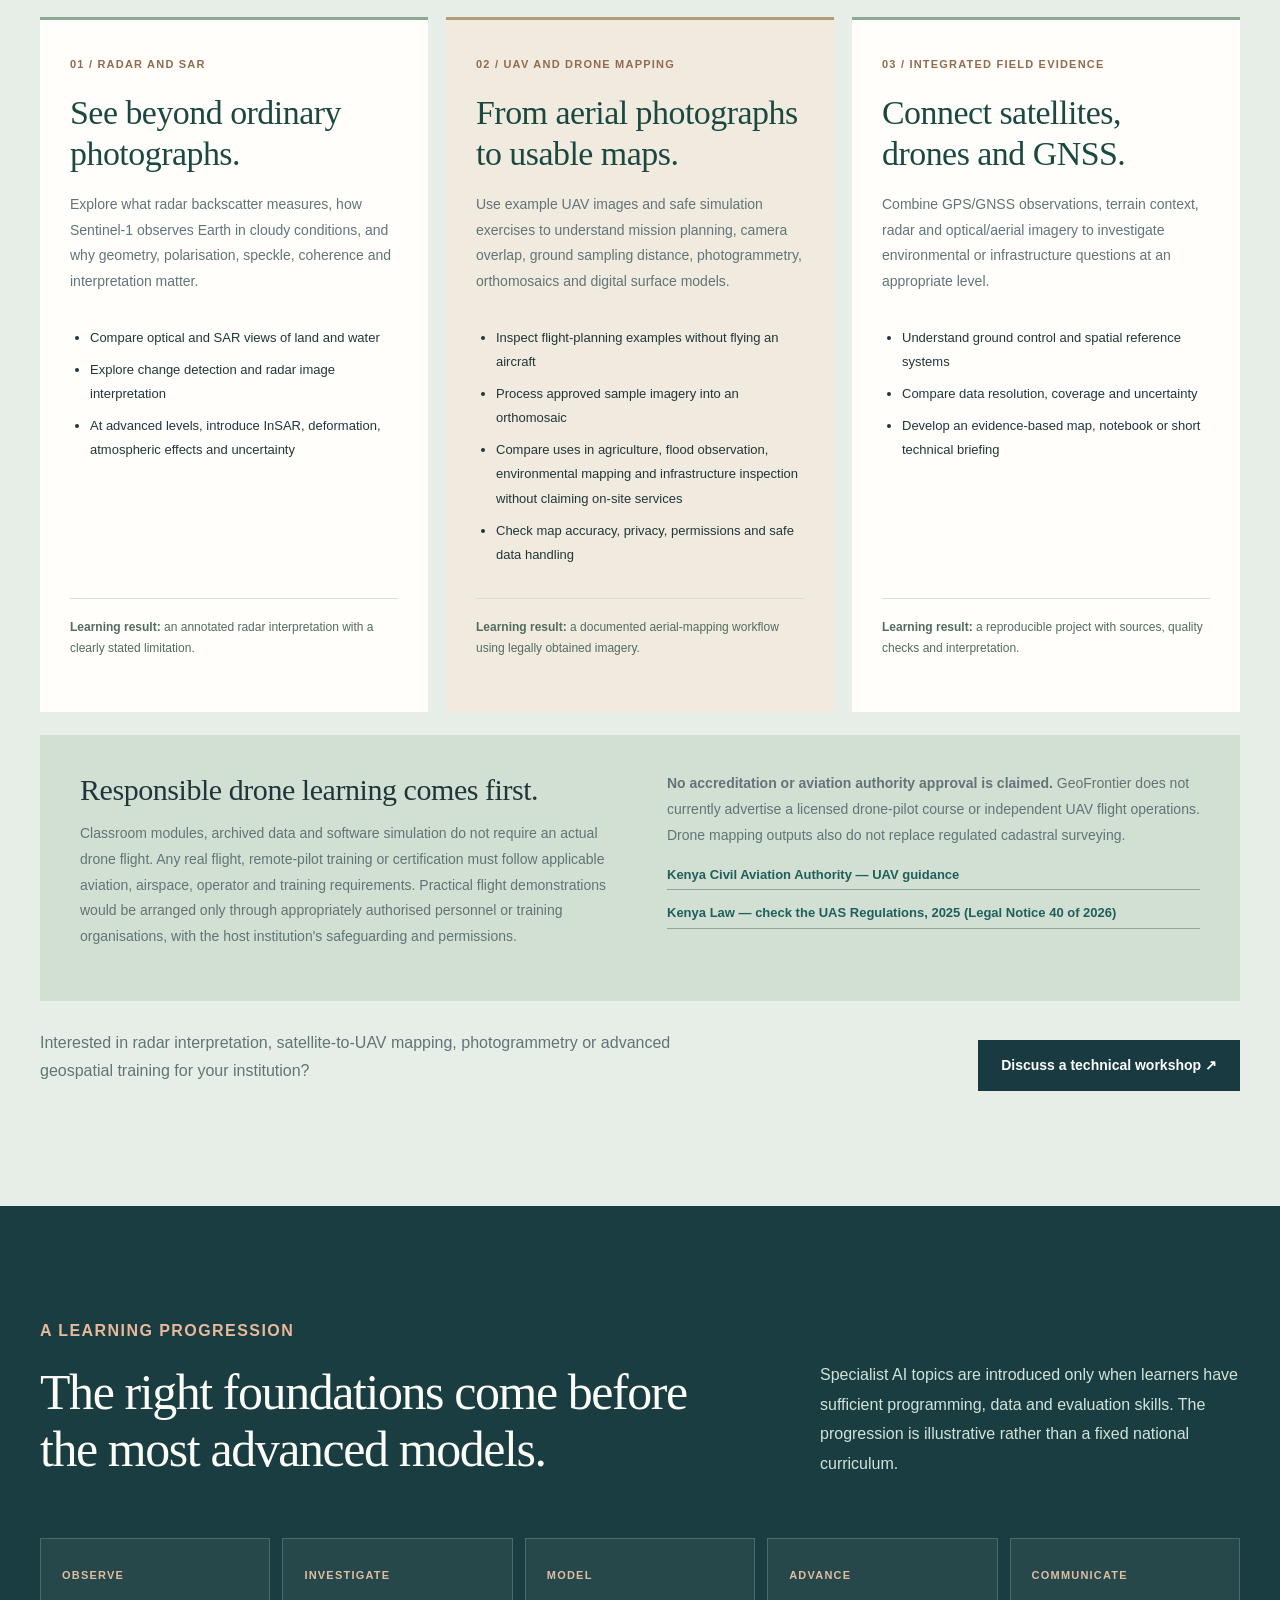
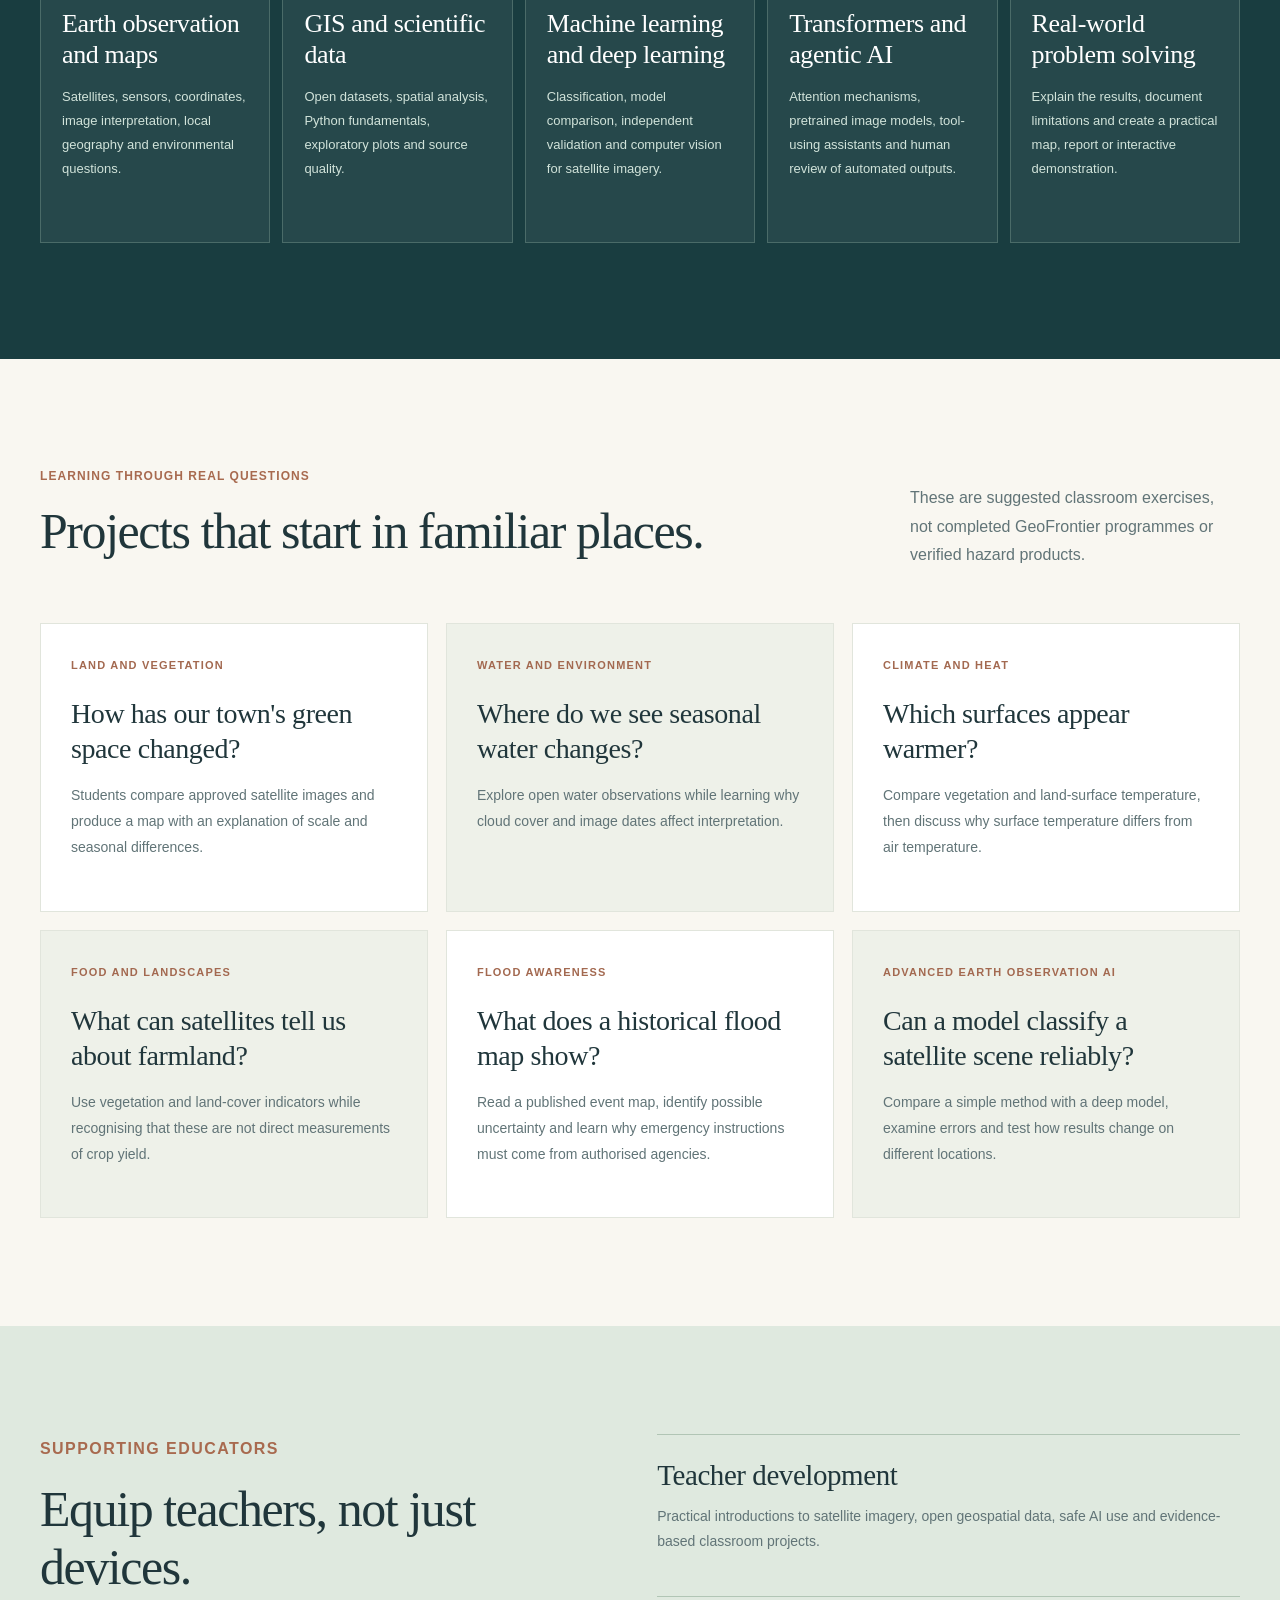
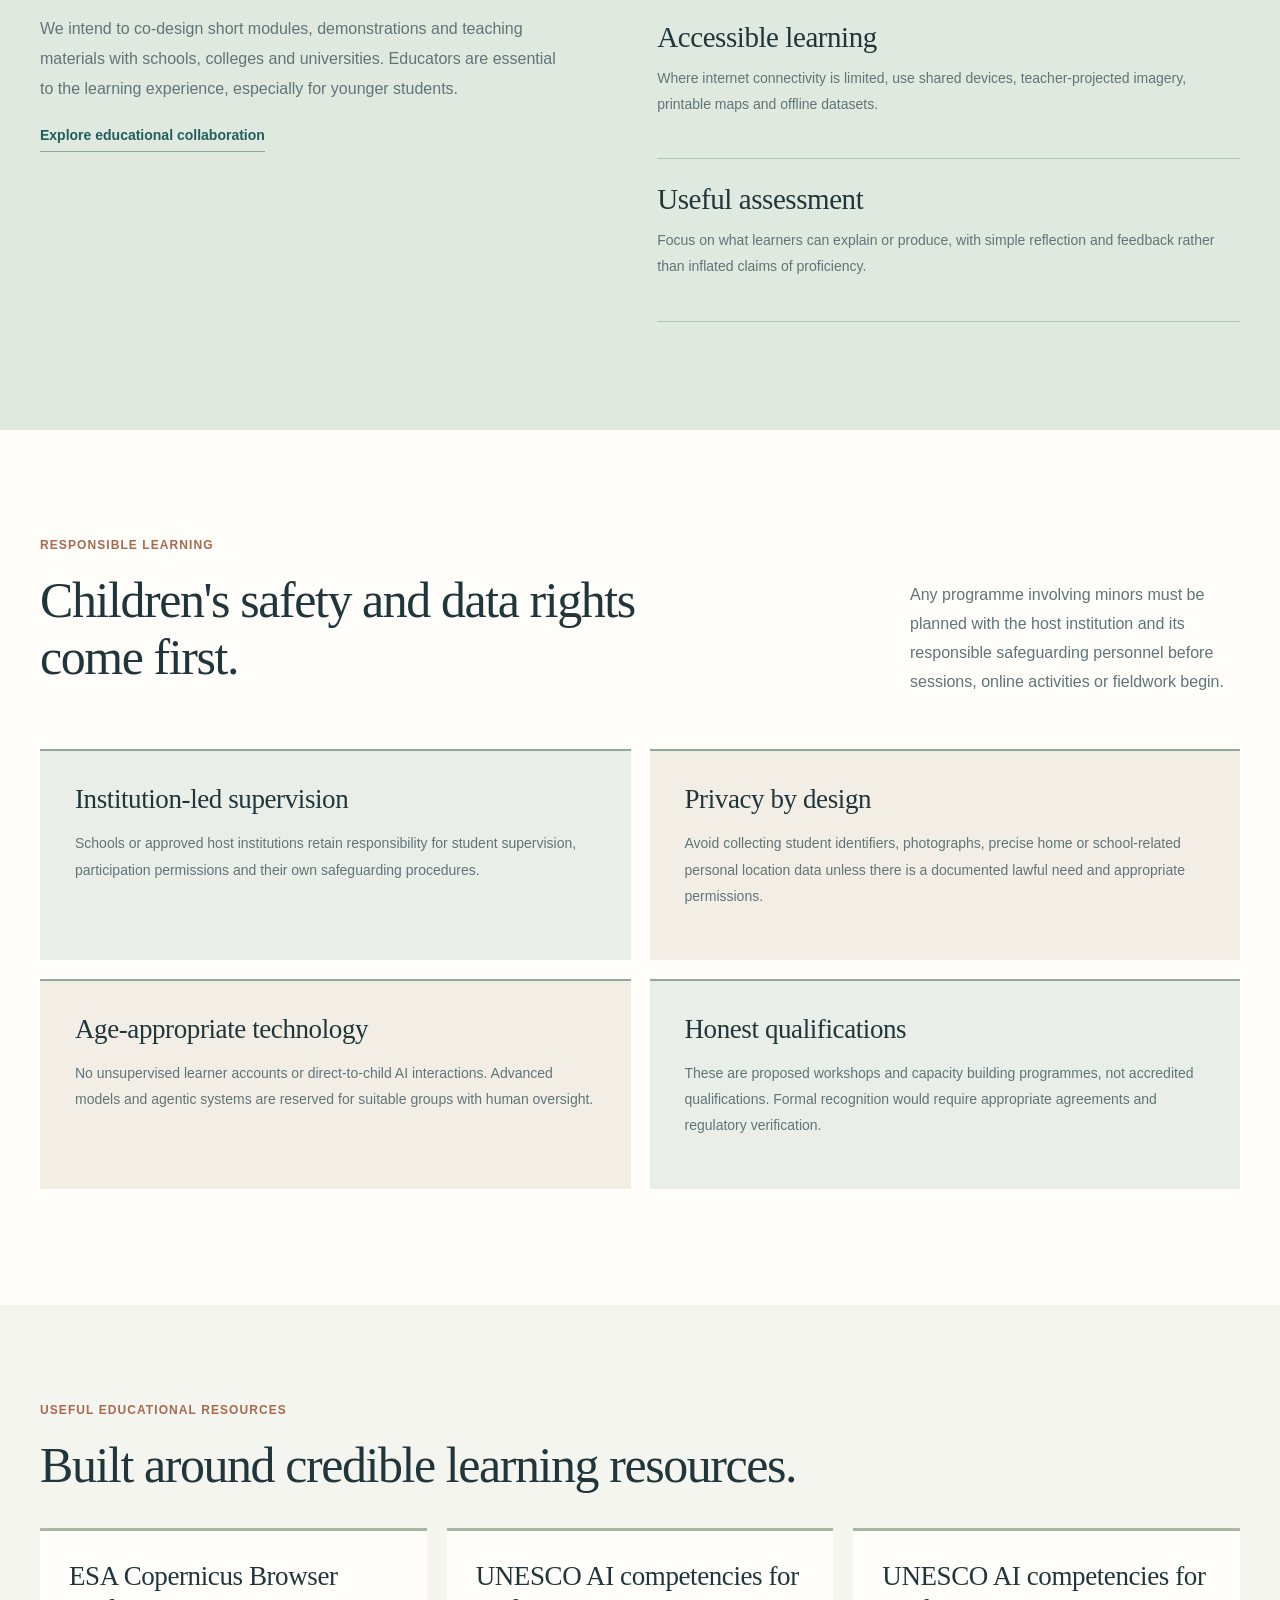
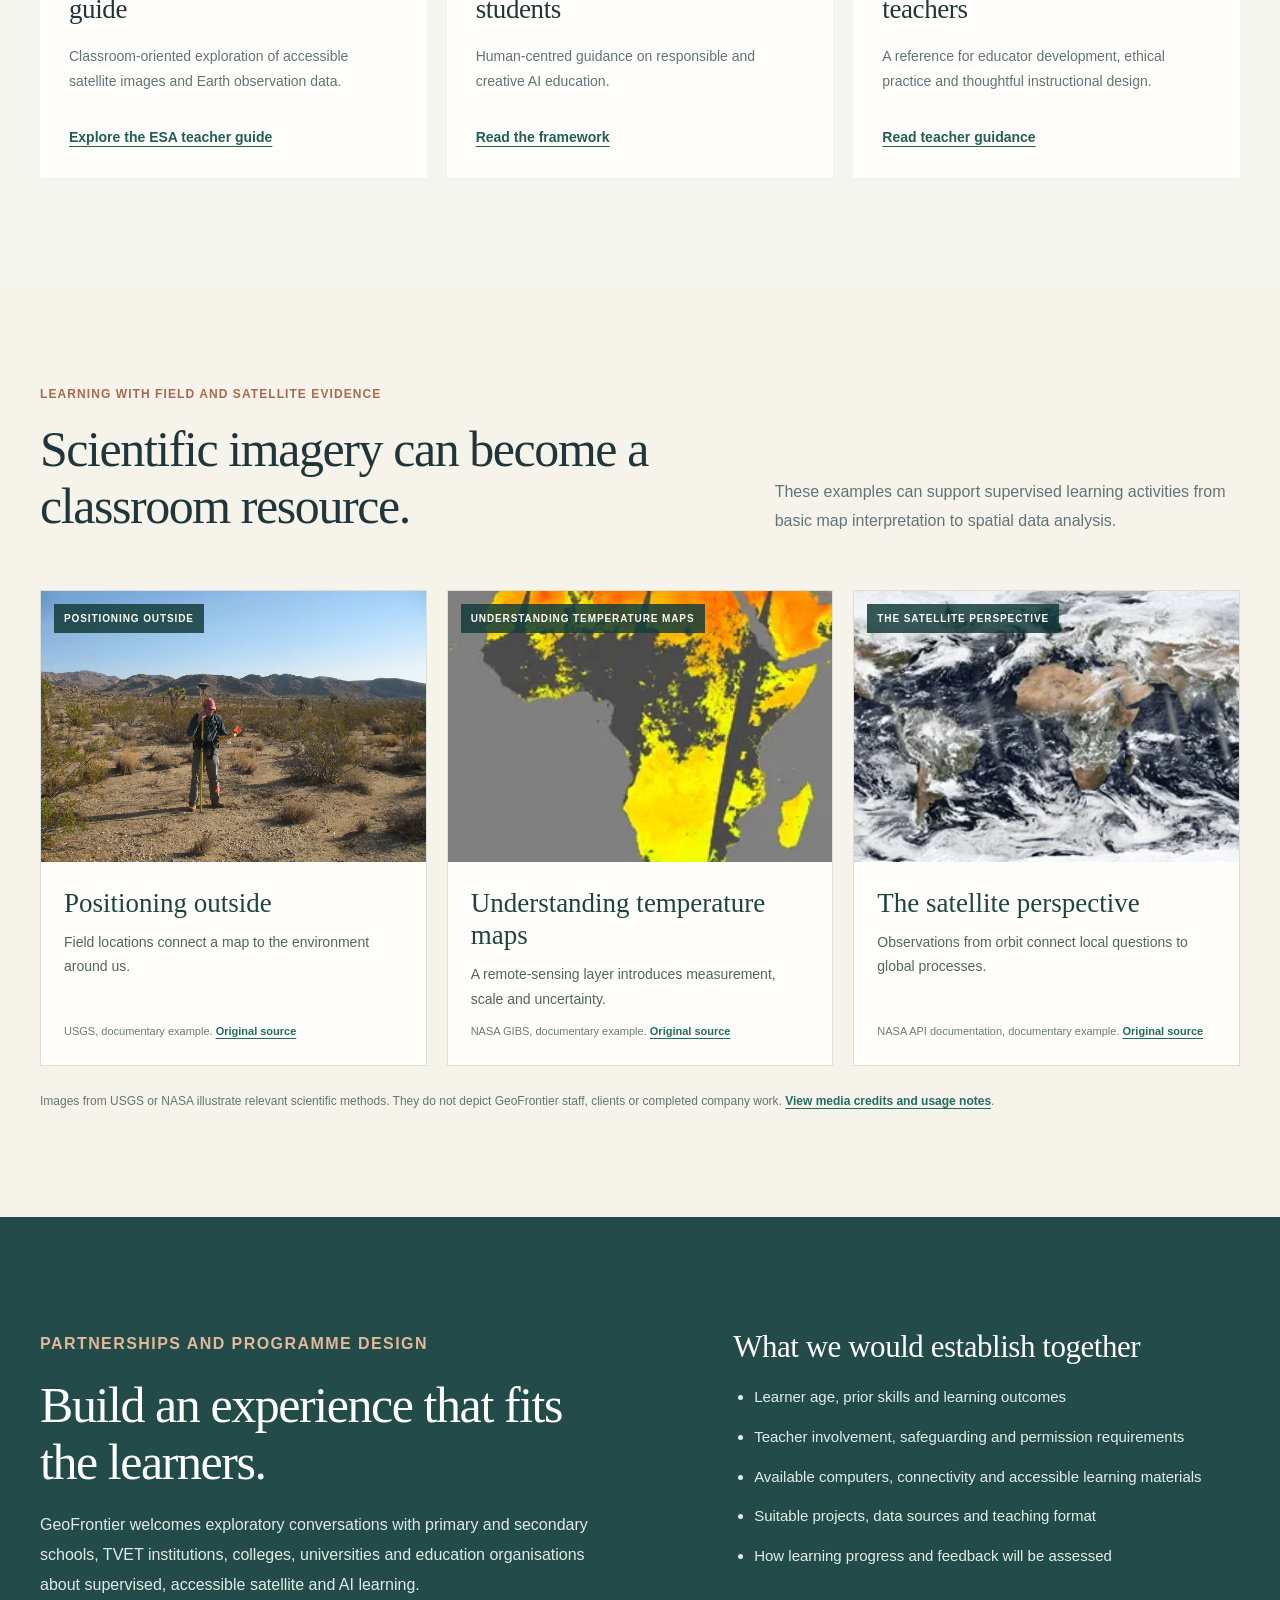
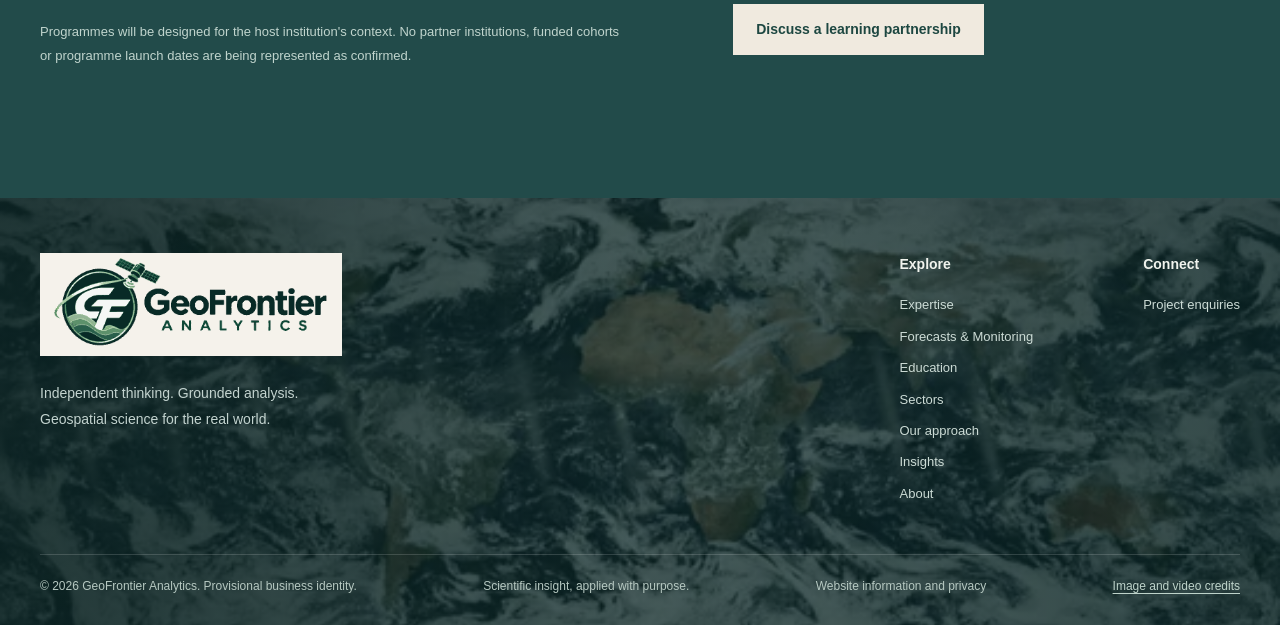
<file: education.html>
<!DOCTYPE html><html lang="en"><head><meta charset="utf-8"><meta name="viewport" content="width=device-width,initial-scale=1"><title>Education and Capacity Building | GeoFrontier Analytics</title><meta name="description" content="Proposed programmes for schools, TVET institutions, colleges, universities and educators to learn Earth observation, GIS, AI and geospatial problem solving."><meta name="theme-color" content="#f5f3ed"><link rel="icon" type="image/svg+xml" href="assets/favicon.svg"><link rel="stylesheet" href="css/site-v2.css"><script src="js/site-v2.js" defer></script></head><body><a href="#main" class="skip-link">Skip to content</a><header class="site-header"><div class="shell header-content"><a class="site-brand" href="index.html" aria-label="GeoFrontier Analytics home"><img src="assets/geofrontier-orbital-logo.png?v=5" alt="GeoFrontier Analytics" width="270" height="90" decoding="async"></a><button class="menu-toggle" type="button" aria-controls="site-nav" aria-expanded="false" aria-label="Open menu"><span></span><span></span><span></span></button><nav class="site-nav" id="site-nav" aria-label="Main navigation"><a href="index.html">Home</a><a href="services.html">Expertise</a><a href="monitoring.html">Forecasts &amp; Monitoring</a><a href="education.html" aria-current="page">Education</a><a href="sectors.html">Sectors</a><a href="approach.html">Our approach</a><a href="insights.html">Insights</a><a href="about.html">About</a><a href="contact.html">Contact</a></nav><a class="header-contact" href="contact.html">Discuss a project <span aria-hidden="true">↗</span></a></div></header><main id="main">
<section class="page-hero geofrontier-video-page-hero learning-hero geofrontier-education-video"><div class="geofrontier-video-media geofrontier-photo-media geofrontier-hero-media" aria-hidden="true"><img src="assets/media/suomi-npp.webp" alt="" decoding="async" loading="eager"></div><div class="geofrontier-video-shade" aria-hidden="true"></div><div class="shell page-hero-grid"><div><p class="section-label">GeoFrontier learning initiative</p><h1>Start with curiosity. Learn to see the Earth differently.</h1><p>We are developing educational programmes that bring satellite technology, maps, data science and responsible artificial intelligence into practical learning. The aim is not to teach everyone advanced coding. It is to help learners ask better questions about the places they know and gain the tools to investigate them.</p><div class="learning-hero-actions"><a class="btn btn-dark" href="#pathways">Explore learning pathways</a><a class="inline-link" href="contact.html#partnerships">Discuss an education partnership</a></div></div><aside class="learning-hero-note"><span class="learning-note-label">A programme in development</span><h2>Earth observation belongs in the classroom.</h2><p>Learning activities will be designed with participating institutions, educators and appropriate supervision. No partner schools, accredited courses or scheduled cohorts are announced at this stage.</p></aside></div><p class="geofrontier-video-attribution">NASA Earth observation photograph. <a href="https://github.com/nasa/api-docs" target="_blank" rel="noopener noreferrer">Photo source</a>.</p></section>
<nav class="page-jump" aria-label="Learning programme sections"><div class="shell"><span>Explore learning</span><a href="#purpose">Our purpose</a><a href="#first-workshop">First workshop</a><a href="#pathways">Learning pathways</a><a href="#curriculum">Skills progression</a><a href="#field-positioning">GPS/GNSS</a><a href="#radar-uav">Radar and drones</a><a href="#projects">Projects</a><a href="#educators">Educators</a><a href="#safeguarding">Safe learning</a><a href="#partners">Partnerships</a></div></nav>
<section class="learning-purpose" id="purpose"><div class="shell learning-purpose-grid"><div><p class="section-label">Our educational purpose</p><h2>From observing the world to understanding it.</h2></div><div><p>A student looking at a river, a patch of forest or a rapidly changing neighbourhood is already asking a geographical question. Satellite imagery and GIS make it possible to explore those questions with evidence.</p><p>GeoFrontier aims to connect this curiosity with progressively deeper technical skills: visual interpretation, maps, geospatial data, Python, machine learning, deep learning, vision Transformers and carefully supervised agentic AI.</p><p class="learning-aside">Our approach is grounded in scientific reasoning, inclusion and meaningful learning outcomes. We do not equate an AI demonstration with mastery of a subject.</p></div></div></section>
<section class="learning-first-workshop" id="first-workshop"><div class="shell first-workshop-grid"><div><p class="section-label">A practical starting point</p><h2>Earth observation and GIS: an introductory technical workshop.</h2><p>Our proposed first collaboration is a supervised, institution-hosted workshop for TVET, college or university learners who want to connect satellite observations with practical mapping. It is a suggested pilot format, not a scheduled class, accredited course or confirmed institutional partnership.</p></div><div class="first-workshop-details"><p><strong>Audience:</strong> technical diploma, undergraduate or educator groups with basic computer literacy</p><p><strong>Illustrative format:</strong> one day, adjusted with the host institution</p><p><strong>Hands-on outcomes:</strong> open a satellite dataset, explain its acquisition date and resolution, prepare a simple GIS map, document a limitation and share a reproducible workflow outline</p><p><strong>Needs:</strong> host-supervised learners, suitable devices or projected demonstrations, connectivity or a preloaded offline dataset</p><a href="contact.html#partnerships" class="inline-link">Discuss a pilot with your institution</a></div></div></section>
<section class="learning-pathways" id="pathways"><div class="shell"><div class="section-heading"><div><p class="section-label">Learning pathways</p><h2>Different stages. Appropriate levels of challenge.</h2></div><p>Each proposed pathway can be adapted to an institution's curriculum, resources, accessibility needs and learners' experience.</p></div>
<div class="learning-tracks">
<article class="learning-track" id="primary"><div class="track-heading"><span>Foundations</span><h3>Primary school</h3></div><div><p>Discover what satellites do, practise reading maps, recognise land and water, and observe environmental change using familiar examples.</p><h4>Possible activities</h4><ul><li>Compare two satellite images of a local landscape</li><li>Draw a simple map of a river, park or school environment</li><li>Discuss how observing the Earth can help communities</li></ul><p class="track-outcome"><strong>Learning outcome:</strong> Explain what a satellite image represents and describe a visible pattern.</p></div></article>
<article class="learning-track" id="secondary"><div class="track-heading"><span>Exploration</span><h3>Secondary school</h3></div><div><p>Build geospatial literacy through coordinates, image interpretation, introductory GIS and, where suitable, simple Python and data exercises.</p><h4>Possible activities</h4><ul><li>Explore seasonal changes in vegetation or water</li><li>Make a basic thematic map using approved open data</li><li>Discuss why satellite images need careful interpretation</li></ul><p class="track-outcome"><strong>Learning outcome:</strong> Present a map and explain the data and uncertainty behind it.</p></div></article>
<article class="learning-track" id="tvet"><div class="track-heading"><span>Applied technical skills</span><h3>TVET institutions and colleges</h3></div><div><p>Apply geospatial methods to practical challenges using QGIS, field-data quality checks, Python automation and introductory classification methods.</p><h4>Possible activities</h4><ul><li>Prepare a watershed or land-cover map</li><li>Clean, document and validate location-based datasets</li><li>Develop a repeatable geospatial workflow for a local use case</li></ul><p class="track-outcome"><strong>Learning outcome:</strong> Produce a documented practical output and complete a quality checklist.</p></div></article>
<article class="learning-track" id="university"><div class="track-heading"><span>Scientific computing</span><h3>Universities and advanced learners</h3></div><div><p>Progress from remote sensing and Python into geospatial machine learning, deep learning for imagery, Transformers, foundation models and human-supervised geospatial AI agents.</p><h4>Possible activities</h4><ul><li>Evaluate classical machine learning against a deep learning baseline</li><li>Explore image segmentation, transfer learning and vision Transformers</li><li>Prototype a constrained agent that helps inspect and document geospatial data</li></ul><p class="track-outcome"><strong>Learning outcome:</strong> Deliver reproducible analysis with appropriate testing, provenance and error interpretation.</p></div></article>
</div></div></section>
<section class="learning-gnss" id="field-positioning"><div class="shell learning-gnss-grid"><div><p class="section-label">Learning outdoors</p><h2>Take the map into the field.</h2><p>Positioning is a practical way to connect satellites, real places and scientific reasoning. Learners can progress from supervised phone-based GPS activities to systematic GNSS field recording and accuracy checks suited to their level.</p><a class="inline-link" href="services.html#gnss">How GNSS supports scientific mapping</a></div><div class="learning-gnss-examples"><article><h3>Schools</h3><p>Locate approved landmarks and compare collected points with a simple map under teacher supervision.</p></article><article><h3>TVET and colleges</h3><p>Record location metadata, explore coordinate systems and produce a quality-checked GIS field layer.</p></article><article><h3>Universities</h3><p>Compare receiver methods, evaluate positional uncertainty and integrate GNSS with satellite or environmental records.</p></article></div></div></section><section class="learning-radar-uav" id="radar-uav"><div class="shell"><div class="learning-radar-uav-head"><div><p class="section-label">Radar, UAVs and drone applications</p><h2>Explore the Earth from orbit and from the air.</h2></div><p>GeoFrontier's proposed technical modules bring together satellite radar, aerial imagery, positioning and GIS. Learners practise interpreting real data before progressing to planning, processing and validating geospatial workflows.</p></div>
<div class="learning-radar-uav-grid">
<article><span>01 / Radar and SAR</span><h3>See beyond ordinary photographs.</h3><p>Explore what radar backscatter measures, how Sentinel-1 observes Earth in cloudy conditions, and why geometry, polarisation, speckle, coherence and interpretation matter.</p><ul><li>Compare optical and SAR views of land and water</li><li>Explore change detection and radar image interpretation</li><li>At advanced levels, introduce InSAR, deformation, atmospheric effects and uncertainty</li></ul><p class="learning-module-outcome"><strong>Learning result:</strong> an annotated radar interpretation with a clearly stated limitation.</p></article>
<article><span>02 / UAV and drone mapping</span><h3>From aerial photographs to usable maps.</h3><p>Use example UAV images and safe simulation exercises to understand mission planning, camera overlap, ground sampling distance, photogrammetry, orthomosaics and digital surface models.</p><ul><li>Inspect flight-planning examples without flying an aircraft</li><li>Process approved sample imagery into an orthomosaic</li><li>Compare uses in agriculture, flood observation, environmental mapping and infrastructure inspection without claiming on-site services</li><li>Check map accuracy, privacy, permissions and safe data handling</li></ul><p class="learning-module-outcome"><strong>Learning result:</strong> a documented aerial-mapping workflow using legally obtained imagery.</p></article>
<article><span>03 / Integrated field evidence</span><h3>Connect satellites, drones and GNSS.</h3><p>Combine GPS/GNSS observations, terrain context, radar and optical/aerial imagery to investigate environmental or infrastructure questions at an appropriate level.</p><ul><li>Understand ground control and spatial reference systems</li><li>Compare data resolution, coverage and uncertainty</li><li>Develop an evidence-based map, notebook or short technical briefing</li></ul><p class="learning-module-outcome"><strong>Learning result:</strong> a reproducible project with sources, quality checks and interpretation.</p></article>
</div>
<div class="learning-radar-uav-boundary"><div><h3>Responsible drone learning comes first.</h3><p>Classroom modules, archived data and software simulation do not require an actual drone flight. Any real flight, remote-pilot training or certification must follow applicable aviation, airspace, operator and training requirements. Practical flight demonstrations would be arranged only through appropriately authorised personnel or training organisations, with the host institution's safeguarding and permissions.</p></div><div><p><strong>No accreditation or aviation authority approval is claimed.</strong> GeoFrontier does not currently advertise a licensed drone-pilot course or independent UAV flight operations. Drone mapping outputs also do not replace regulated cadastral surveying.</p><a class="inline-link" href="https://kcaa.or.ke/safety-security-oversight/unmanned-aircraft-systems" target="_blank" rel="noopener noreferrer">Kenya Civil Aviation Authority — UAV guidance</a><a class="inline-link" href="https://new.kenyalaw.org/legislation/subsidiary" target="_blank" rel="noopener noreferrer">Kenya Law — check the UAS Regulations, 2025 (Legal Notice 40 of 2026)</a></div></div>
<div class="learning-radar-uav-action"><p>Interested in radar interpretation, satellite-to-UAV mapping, photogrammetry or advanced geospatial training for your institution?</p><a class="btn btn-dark" href="contact.html#enquiry">Discuss a technical workshop ↗</a></div></div></section>
<section class="learning-curriculum" id="curriculum"><div class="shell"><div class="learning-curriculum-head"><div><p class="section-label">A learning progression</p><h2>The right foundations come before the most advanced models.</h2></div><p>Specialist AI topics are introduced only when learners have sufficient programming, data and evaluation skills. The progression is illustrative rather than a fixed national curriculum.</p></div>
<div class="learning-stages">
<article><span>Observe</span><h3>Earth observation and maps</h3><p>Satellites, sensors, coordinates, image interpretation, local geography and environmental questions.</p></article>
<article><span>Investigate</span><h3>GIS and scientific data</h3><p>Open datasets, spatial analysis, Python fundamentals, exploratory plots and source quality.</p></article>
<article><span>Model</span><h3>Machine learning and deep learning</h3><p>Classification, model comparison, independent validation and computer vision for satellite imagery.</p></article>
<article><span>Advance</span><h3>Transformers and agentic AI</h3><p>Attention mechanisms, pretrained image models, tool-using assistants and human review of automated outputs.</p></article>
<article><span>Communicate</span><h3>Real-world problem solving</h3><p>Explain the results, document limitations and create a practical map, report or interactive demonstration.</p></article>
</div></div></section>
<section class="learning-projects" id="projects"><div class="shell"><div class="section-heading"><div><p class="section-label">Learning through real questions</p><h2>Projects that start in familiar places.</h2></div><p>These are suggested classroom exercises, not completed GeoFrontier programmes or verified hazard products.</p></div>
<div class="learning-project-grid">
<article><span>Land and vegetation</span><h3>How has our town's green space changed?</h3><p>Students compare approved satellite images and produce a map with an explanation of scale and seasonal differences.</p></article>
<article><span>Water and environment</span><h3>Where do we see seasonal water changes?</h3><p>Explore open water observations while learning why cloud cover and image dates affect interpretation.</p></article>
<article><span>Climate and heat</span><h3>Which surfaces appear warmer?</h3><p>Compare vegetation and land-surface temperature, then discuss why surface temperature differs from air temperature.</p></article>
<article><span>Food and landscapes</span><h3>What can satellites tell us about farmland?</h3><p>Use vegetation and land-cover indicators while recognising that these are not direct measurements of crop yield.</p></article>
<article><span>Flood awareness</span><h3>What does a historical flood map show?</h3><p>Read a published event map, identify possible uncertainty and learn why emergency instructions must come from authorised agencies.</p></article>
<article><span>Advanced Earth observation AI</span><h3>Can a model classify a satellite scene reliably?</h3><p>Compare a simple method with a deep model, examine errors and test how results change on different locations.</p></article>
</div></div></section>
<section class="learning-educators" id="educators"><div class="shell learning-educators-grid"><div><p class="section-label">Supporting educators</p><h2>Equip teachers, not just devices.</h2><p>We intend to co-design short modules, demonstrations and teaching materials with schools, colleges and universities. Educators are essential to the learning experience, especially for younger students.</p><a href="contact.html#partnerships" class="inline-link">Explore educational collaboration</a></div>
<div class="educator-features">
<article><h3>Teacher development</h3><p>Practical introductions to satellite imagery, open geospatial data, safe AI use and evidence-based classroom projects.</p></article>
<article><h3>Accessible learning</h3><p>Where internet connectivity is limited, use shared devices, teacher-projected imagery, printable maps and offline datasets.</p></article>
<article><h3>Useful assessment</h3><p>Focus on what learners can explain or produce, with simple reflection and feedback rather than inflated claims of proficiency.</p></article>
</div></div></section>
<section class="learning-safety" id="safeguarding"><div class="shell"><div class="section-heading"><div><p class="section-label">Responsible learning</p><h2>Children's safety and data rights come first.</h2></div><p>Any programme involving minors must be planned with the host institution and its responsible safeguarding personnel before sessions, online activities or fieldwork begin.</p></div>
<div class="learning-safety-grid">
<article><h3>Institution-led supervision</h3><p>Schools or approved host institutions retain responsibility for student supervision, participation permissions and their own safeguarding procedures.</p></article>
<article><h3>Privacy by design</h3><p>Avoid collecting student identifiers, photographs, precise home or school-related personal location data unless there is a documented lawful need and appropriate permissions.</p></article>
<article><h3>Age-appropriate technology</h3><p>No unsupervised learner accounts or direct-to-child AI interactions. Advanced models and agentic systems are reserved for suitable groups with human oversight.</p></article>
<article><h3>Honest qualifications</h3><p>These are proposed workshops and capacity building programmes, not accredited qualifications. Formal recognition would require appropriate agreements and regulatory verification.</p></article>
</div></div></section>
<section class="learning-references"><div class="shell"><p class="section-label">Useful educational resources</p><h2>Built around credible learning resources.</h2><div class="learning-resource-grid">
<article><h3>ESA Copernicus Browser guide</h3><p>Classroom-oriented exploration of accessible satellite images and Earth observation data.</p><a href="https://education.esa.int/copernicus_browser_guide/" target="_blank" rel="noopener noreferrer">Explore the ESA teacher guide</a></article>
<article><h3>UNESCO AI competencies for students</h3><p>Human-centred guidance on responsible and creative AI education.</p><a href="https://www.unesco.org/en/articles/ai-competency-framework-students" target="_blank" rel="noopener noreferrer">Read the framework</a></article>
<article><h3>UNESCO AI competencies for teachers</h3><p>A reference for educator development, ethical practice and thoughtful instructional design.</p><a href="https://www.unesco.org/en/articles/ai-competency-framework-teachers" target="_blank" rel="noopener noreferrer">Read teacher guidance</a></article>
</div></div></section>
<section class="visual-evidence" id="learning-visuals"><div class="shell"><div class="visual-evidence-head"><div><p class="section-label">Learning with field and satellite evidence</p><h2>Scientific imagery can become a classroom resource.</h2></div><p>These examples can support supervised learning activities from basic map interpretation to spatial data analysis.</p></div><div class="source-visual-grid"><figure class="source-visual-card"><div class="source-media"><img src="assets/media/gps-field.webp" alt="USGS hydrologist using GPS in the field" loading="lazy" decoding="async"><span class="source-media-tag">Positioning outside</span></div><figcaption><strong>Positioning outside</strong><span>Field locations connect a map to the environment around us.</span><small>USGS, documentary example. <a href="https://www.usgs.gov/media/images/using-gps-field" target="_blank" rel="noopener noreferrer">Original source</a></small></figcaption></figure><figure class="source-visual-card"><div class="source-media"><img src="assets/media/gibs-landtemp.webp" alt="Illustrative land surface temperature mapping layer" loading="lazy" decoding="async"><span class="source-media-tag">Understanding temperature maps</span></div><figcaption><strong>Understanding temperature maps</strong><span>A remote-sensing layer introduces measurement, scale and uncertainty.</span><small>NASA GIBS, documentary example. <a href="https://github.com/nasa-gibs/gibs-web-examples" target="_blank" rel="noopener noreferrer">Original source</a></small></figcaption></figure><figure class="source-visual-card"><div class="source-media"><img src="assets/media/suomi-npp.webp" alt="Global Suomi NPP observation imagery" loading="lazy" decoding="async"><span class="source-media-tag">The satellite perspective</span></div><figcaption><strong>The satellite perspective</strong><span>Observations from orbit connect local questions to global processes.</span><small>NASA API documentation, documentary example. <a href="https://github.com/nasa/api-docs" target="_blank" rel="noopener noreferrer">Original source</a></small></figcaption></figure></div><p class="visual-evidence-note">Images from USGS or NASA illustrate relevant scientific methods. They do not depict GeoFrontier staff, clients or completed company work. <a href="media-credits.html">View media credits and usage notes</a>.</p></div></section><section class="learning-partners" id="partners"><div class="shell learning-partners-grid"><div><p class="section-label">Partnerships and programme design</p><h2>Build an experience that fits the learners.</h2><p>GeoFrontier welcomes exploratory conversations with primary and secondary schools, TVET institutions, colleges, universities and education organisations about supervised, accessible satellite and AI learning.</p><p class="learning-partner-note">Programmes will be designed for the host institution's context. No partner institutions, funded cohorts or programme launch dates are being represented as confirmed.</p></div><div><h3>What we would establish together</h3><ul><li>Learner age, prior skills and learning outcomes</li><li>Teacher involvement, safeguarding and permission requirements</li><li>Available computers, connectivity and accessible learning materials</li><li>Suitable projects, data sources and teaching format</li><li>How learning progress and feedback will be assessed</li></ul><a href="contact.html" class="btn btn-dark">Discuss a learning partnership</a></div></div></section>
</main><footer class="site-footer geofrontier-video-footer"><div class="geofrontier-video-media geofrontier-photo-media geofrontier-footer-media" aria-hidden="true"><img src="assets/media/suomi-npp.webp" alt="" decoding="async" loading="eager"></div><div class="geofrontier-video-shade" aria-hidden="true"></div><div class="shell"><div class="footer-upper"><div class="footer-brand"><a href="index.html"><img src="assets/geofrontier-orbital-logo.png?v=5" alt="GeoFrontier Analytics" width="270" height="90" decoding="async"></a><p>Independent thinking. Grounded analysis.<br>Geospatial science for the real world.</p></div><div class="footer-columns"><div><strong>Explore</strong><a href="services.html">Expertise</a><a href="monitoring.html">Forecasts &amp; Monitoring</a><a href="education.html">Education</a><a href="sectors.html">Sectors</a><a href="approach.html">Our approach</a><a href="insights.html">Insights</a><a href="about.html">About</a></div><div><strong>Connect</strong><a href="contact.html">Project enquiries</a></div></div></div><div class="footer-bottom"><span>© <span data-year>2026</span> GeoFrontier Analytics. Provisional business identity.</span><span>Scientific insight, applied with purpose.</span><a class="footer-privacy" href="privacy.html">Website information and privacy</a><a class="footer-media" href="media-credits.html">Image and video credits</a></div></div></footer></body></html>
</file>
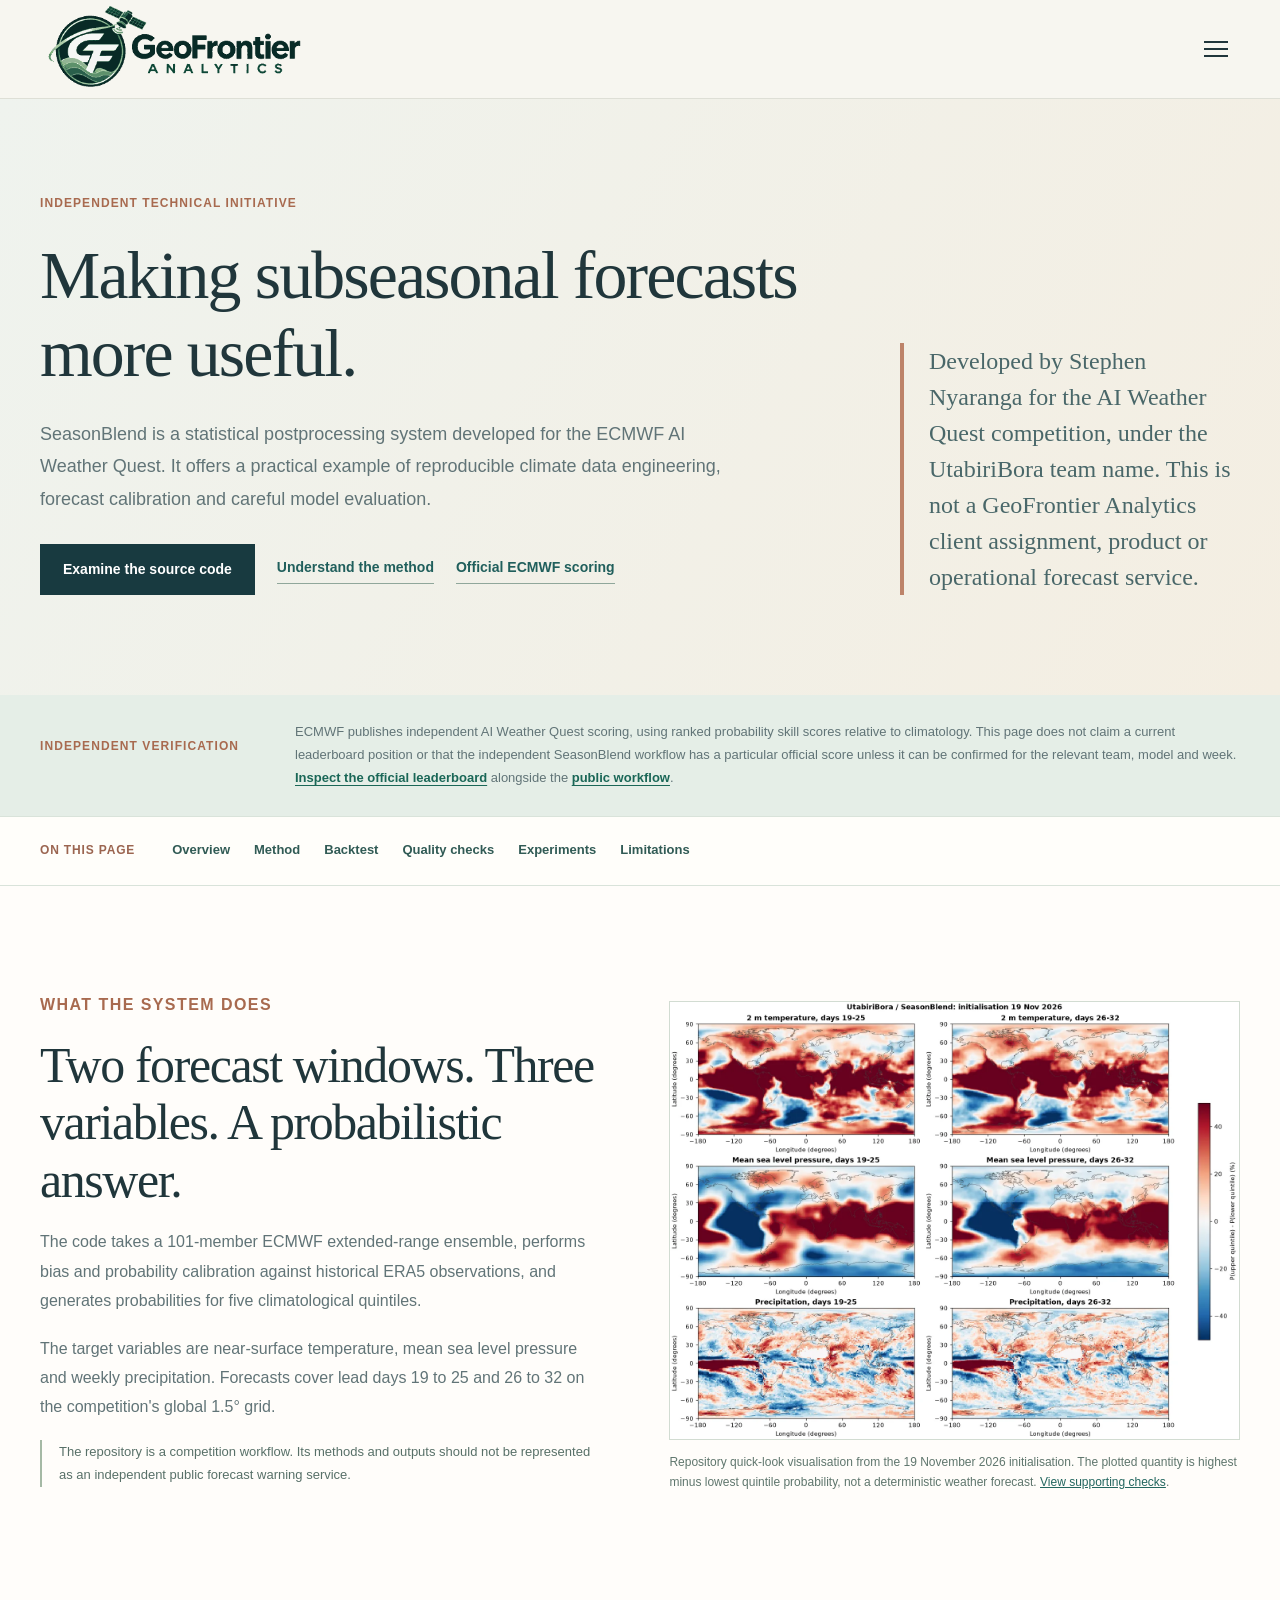
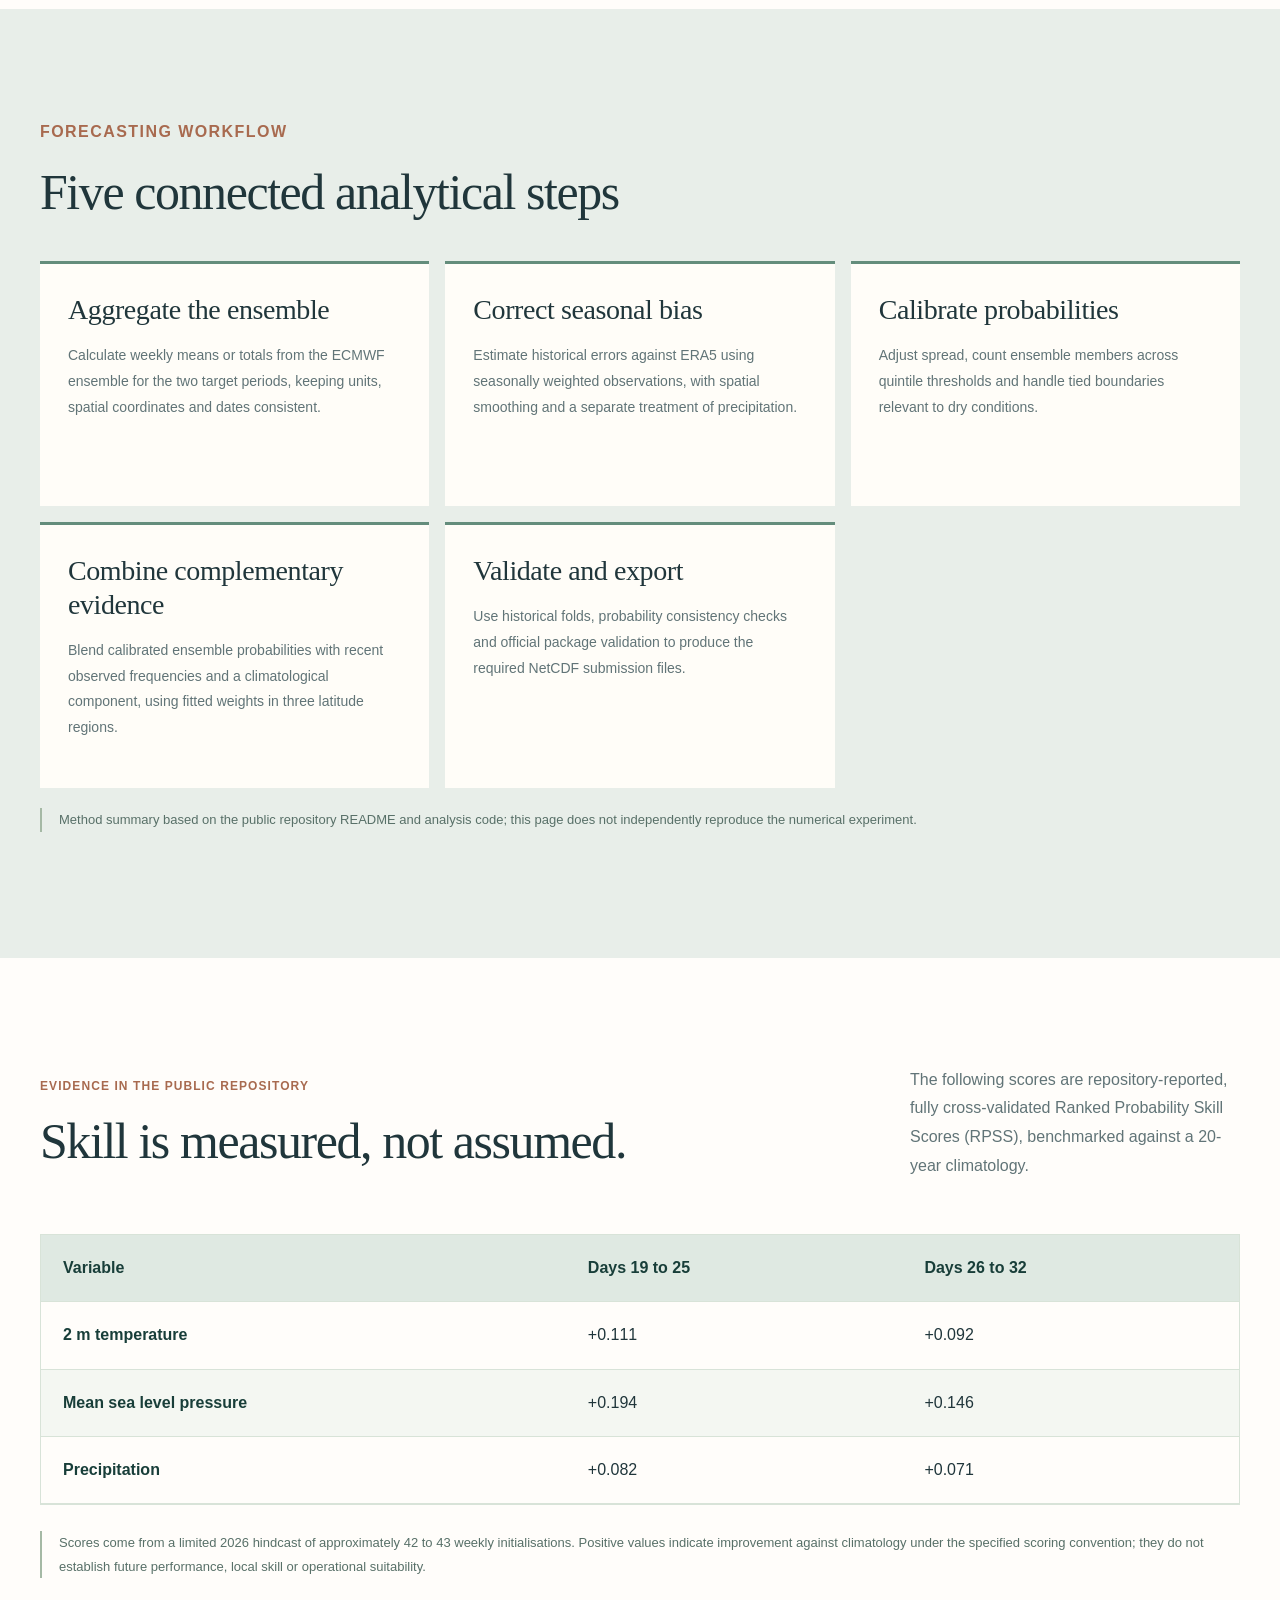
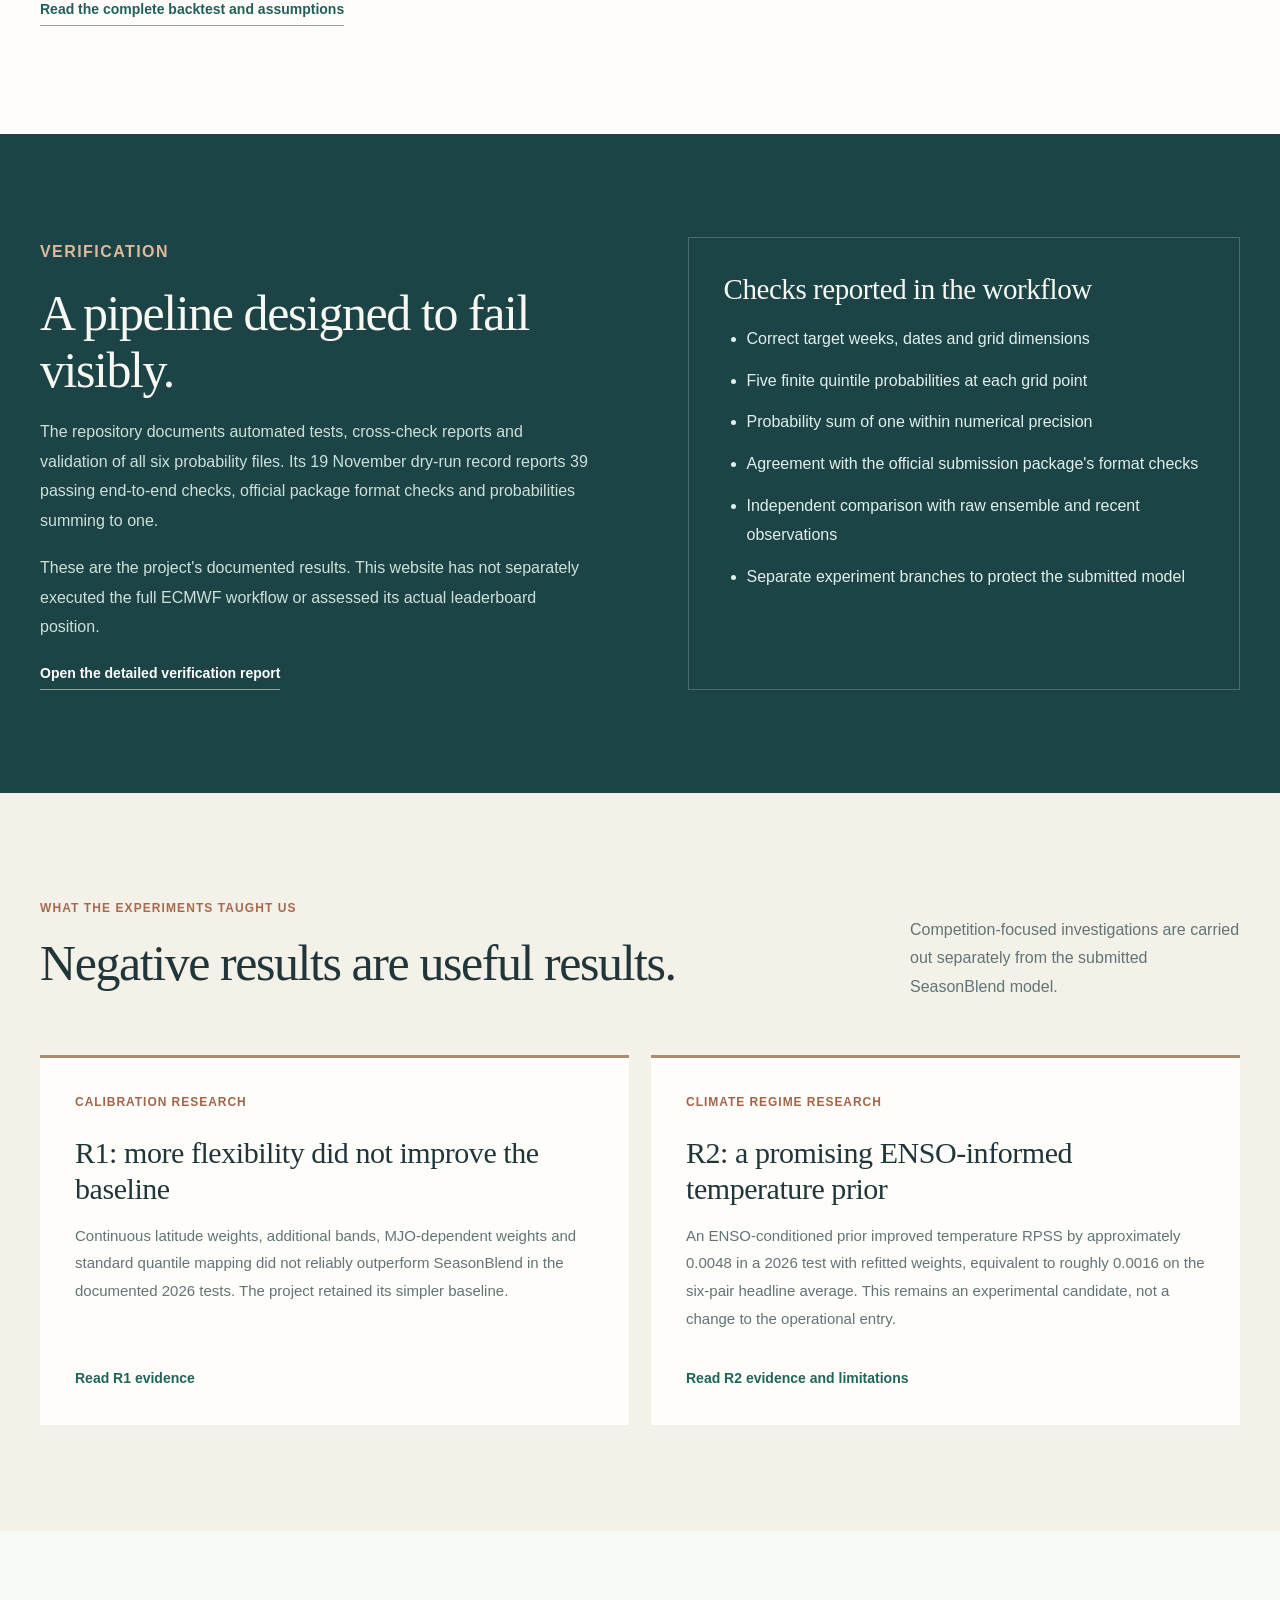
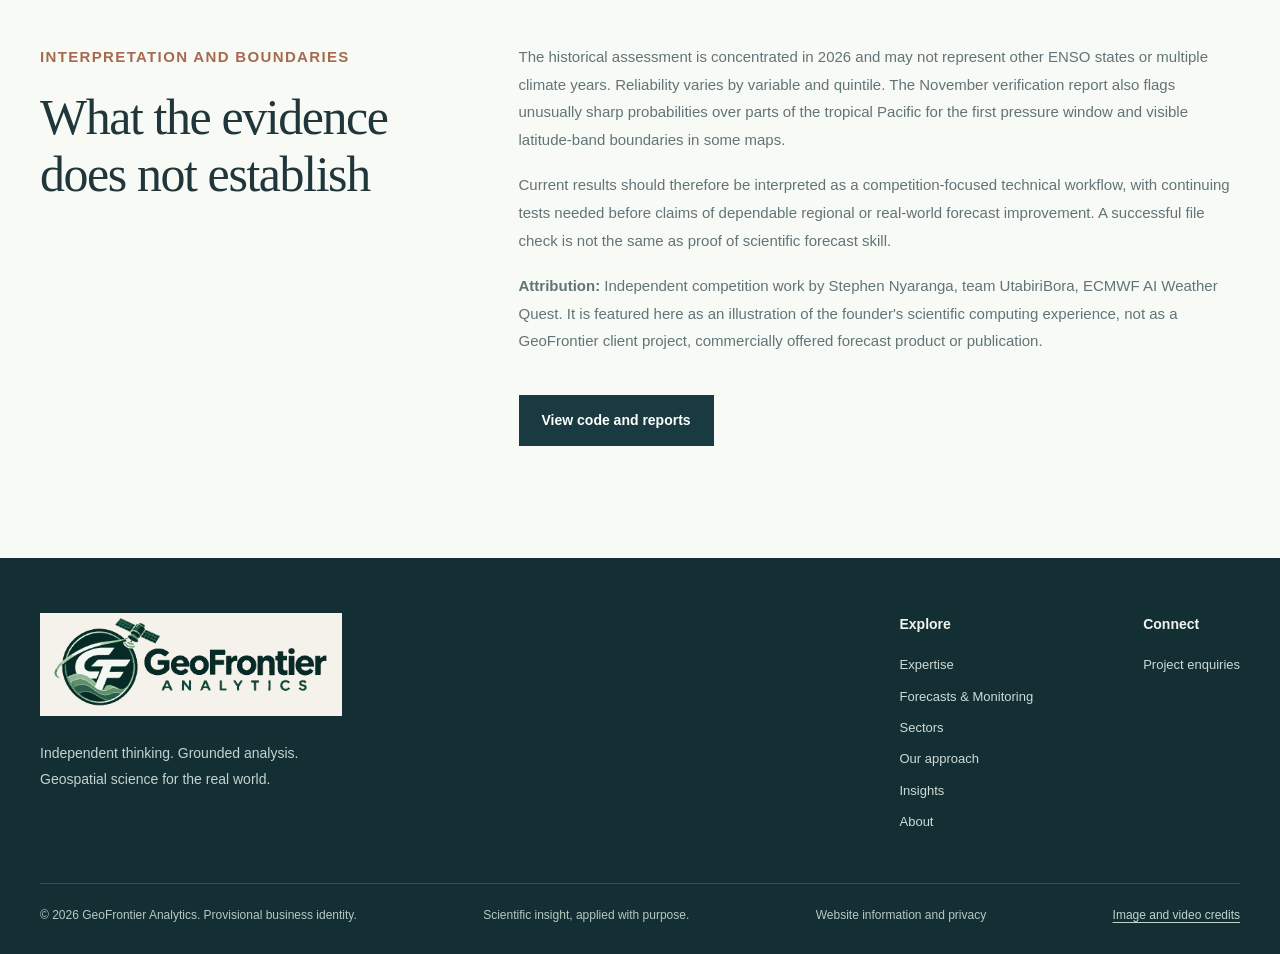
<file: forecasting.html>
<!DOCTYPE html><html lang="en"><head><meta charset="utf-8"><meta name="viewport" content="width=device-width,initial-scale=1"><title>SeasonBlend Forecasting | GeoFrontier Analytics</title><meta name="description" content="Review of an independent ECMWF AI Weather Quest project using bias correction, ensemble calibration and cross-validated probabilistic forecasts."><meta name="theme-color" content="#f5f2eb"><link rel="icon" type="image/svg+xml" href="assets/favicon.svg"><link rel="stylesheet" href="css/site-v2.css"><script src="js/site-v2.js" defer></script></head><body><a href="#main" class="skip-link">Skip to content</a><header class="site-header"><div class="shell header-content"><a class="site-brand" href="index.html" aria-label="GeoFrontier Analytics home"><img src="assets/geofrontier-orbital-logo.png?v=5" alt="GeoFrontier Analytics" width="270" height="90" decoding="async"></a><button class="menu-toggle" type="button" aria-controls="site-nav" aria-expanded="false" aria-label="Open menu"><span></span><span></span><span></span></button><nav class="site-nav" id="site-nav" aria-label="Main navigation"><a href="index.html">Home</a><a href="services.html">Expertise</a><a href="monitoring.html">Forecasts &amp; Monitoring</a><a href="education.html">Education</a><a href="sectors.html">Sectors</a><a href="approach.html">Our approach</a><a href="insights.html">Insights</a><a href="about.html">About</a><a href="contact.html">Contact</a></nav><a class="header-contact" href="contact.html">Discuss a project <span aria-hidden="true">↗</span></a></div></header><main id="main">
<section class="page-hero forecast-hero"><div class="shell page-hero-grid"><div><p class="section-label">Independent technical initiative</p><h1>Making subseasonal forecasts more useful.</h1><p>SeasonBlend is a statistical postprocessing system developed for the ECMWF AI Weather Quest. It offers a practical example of reproducible climate data engineering, forecast calibration and careful model evaluation.</p><div class="forecast-actions"><a class="btn btn-dark" href="https://github.com/STEPHEN-NYARANGA/s2s-postprocessing-ecmwf" target="_blank" rel="noopener noreferrer">Examine the source code</a><a class="inline-link" href="#method">Understand the method</a><a class="inline-link" href="https://aiweatherquest.ecmwf.int/leaderboards/" target="_blank" rel="noopener noreferrer">Official ECMWF scoring</a></div></div><aside class="hero-side-note">Developed by Stephen Nyaranga for the AI Weather Quest competition, under the UtabiriBora team name. This is not a GeoFrontier Analytics client assignment, product or operational forecast service.</aside></div></section>
<section class="forecast-context"><div class="shell"><p class="section-label">Independent verification</p><p>ECMWF publishes independent AI Weather Quest scoring, using ranked probability skill scores relative to climatology. This page does not claim a current leaderboard position or that the independent SeasonBlend workflow has a particular official score unless it can be confirmed for the relevant team, model and week. <a href="https://aiweatherquest.ecmwf.int/leaderboards/" target="_blank" rel="noopener noreferrer">Inspect the official leaderboard</a> alongside the <a href="https://github.com/STEPHEN-NYARANGA/s2s-postprocessing-ecmwf" target="_blank" rel="noopener noreferrer">public workflow</a>.</p></div></section>
<nav class="page-jump" aria-label="Forecasting initiative sections"><div class="shell"><span>On this page</span><a href="#overview">Overview</a><a href="#method">Method</a><a href="#evidence">Backtest</a><a href="#quality">Quality checks</a><a href="#experiments">Experiments</a><a href="#limitations">Limitations</a></div></nav>
<section class="forecast-overview" id="overview"><div class="shell forecast-overview-grid"><div><p class="section-label">What the system does</p><h2>Two forecast windows. Three variables. A probabilistic answer.</h2><p>The code takes a 101-member ECMWF extended-range ensemble, performs bias and probability calibration against historical ERA5 observations, and generates probabilities for five climatological quintiles.</p><p>The target variables are near-surface temperature, mean sea level pressure and weekly precipitation. Forecasts cover lead days 19 to 25 and 26 to 32 on the competition's global 1.5° grid.</p><p class="forecast-disclosure">The repository is a competition workflow. Its methods and outputs should not be represented as an independent public forecast warning service.</p></div><figure class="forecast-figure"><img src="assets/media/seasonblend-quicklook-20261119.webp" alt="Quick-look map from the 19 November 2026 SeasonBlend forecast, showing shifts between the lowest and highest forecast quintile probabilities." loading="lazy"><figcaption>Repository quick-look visualisation from the 19 November 2026 initialisation. The plotted quantity is highest minus lowest quintile probability, not a deterministic weather forecast. <a href="https://github.com/STEPHEN-NYARANGA/s2s-postprocessing-ecmwf/blob/main/results/20261119/crosscheck.md" target="_blank" rel="noopener">View supporting checks</a>.</figcaption></figure></div></section>
<section class="forecast-method" id="method"><div class="shell"><p class="section-label">Forecasting workflow</p><h2>Five connected analytical steps</h2><div class="forecast-steps">
<article><h3>Aggregate the ensemble</h3><p>Calculate weekly means or totals from the ECMWF ensemble for the two target periods, keeping units, spatial coordinates and dates consistent.</p></article>
<article><h3>Correct seasonal bias</h3><p>Estimate historical errors against ERA5 using seasonally weighted observations, with spatial smoothing and a separate treatment of precipitation.</p></article>
<article><h3>Calibrate probabilities</h3><p>Adjust spread, count ensemble members across quintile thresholds and handle tied boundaries relevant to dry conditions.</p></article>
<article><h3>Combine complementary evidence</h3><p>Blend calibrated ensemble probabilities with recent observed frequencies and a climatological component, using fitted weights in three latitude regions.</p></article>
<article><h3>Validate and export</h3><p>Use historical folds, probability consistency checks and official package validation to produce the required NetCDF submission files.</p></article>
</div><p class="forecast-method-note">Method summary based on the public repository README and analysis code; this page does not independently reproduce the numerical experiment.</p></div></section>
<section class="forecast-evidence" id="evidence"><div class="shell"><div class="section-heading"><div><p class="section-label">Evidence in the public repository</p><h2>Skill is measured, not assumed.</h2></div><p>The following scores are repository-reported, fully cross-validated Ranked Probability Skill Scores (RPSS), benchmarked against a 20-year climatology.</p></div>
<div class="forecast-table-wrap"><table class="forecast-scores"><thead><tr><th scope="col">Variable</th><th scope="col">Days 19 to 25</th><th scope="col">Days 26 to 32</th></tr></thead><tbody>
<tr><th scope="row">2 m temperature</th><td>+0.111</td><td>+0.092</td></tr>
<tr><th scope="row">Mean sea level pressure</th><td>+0.194</td><td>+0.146</td></tr>
<tr><th scope="row">Precipitation</th><td>+0.082</td><td>+0.071</td></tr>
</tbody></table></div>
<p class="forecast-caveat">Scores come from a limited 2026 hindcast of approximately 42 to 43 weekly initialisations. Positive values indicate improvement against climatology under the specified scoring convention; they do not establish future performance, local skill or operational suitability.</p>
<a href="https://github.com/STEPHEN-NYARANGA/s2s-postprocessing-ecmwf/blob/main/results/backtest/backtest_report.md" class="inline-link" target="_blank" rel="noopener noreferrer">Read the complete backtest and assumptions</a></div></section>
<section class="forecast-quality" id="quality"><div class="shell forecast-quality-grid"><div><p class="section-label">Verification</p><h2>A pipeline designed to fail visibly.</h2><p>The repository documents automated tests, cross-check reports and validation of all six probability files. Its 19 November dry-run record reports 39 passing end-to-end checks, official package format checks and probabilities summing to one.</p><p>These are the project's documented results. This website has not separately executed the full ECMWF workflow or assessed its actual leaderboard position.</p><a href="https://github.com/STEPHEN-NYARANGA/s2s-postprocessing-ecmwf/blob/main/results/20261119/verification.md" class="inline-link" target="_blank" rel="noopener noreferrer">Open the detailed verification report</a></div><div class="forecast-quality-panel"><h3>Checks reported in the workflow</h3><ul><li>Correct target weeks, dates and grid dimensions</li><li>Five finite quintile probabilities at each grid point</li><li>Probability sum of one within numerical precision</li><li>Agreement with the official submission package's format checks</li><li>Independent comparison with raw ensemble and recent observations</li><li>Separate experiment branches to protect the submitted model</li></ul></div></div></section>
<section class="forecast-experiments" id="experiments"><div class="shell"><div class="section-heading"><div><p class="section-label">What the experiments taught us</p><h2>Negative results are useful results.</h2></div><p>Competition-focused investigations are carried out separately from the submitted SeasonBlend model.</p></div>
<div class="forecast-experiment-grid">
<article><span>Calibration research</span><h3>R1: more flexibility did not improve the baseline</h3><p>Continuous latitude weights, additional bands, MJO-dependent weights and standard quantile mapping did not reliably outperform SeasonBlend in the documented 2026 tests. The project retained its simpler baseline.</p><a href="https://github.com/STEPHEN-NYARANGA/s2s-postprocessing-ecmwf/blob/research/r1/results/experiments/R1/README.md" target="_blank" rel="noopener noreferrer">Read R1 evidence</a></article>
<article><span>Climate regime research</span><h3>R2: a promising ENSO-informed temperature prior</h3><p>An ENSO-conditioned prior improved temperature RPSS by approximately 0.0048 in a 2026 test with refitted weights, equivalent to roughly 0.0016 on the six-pair headline average. This remains an experimental candidate, not a change to the operational entry.</p><a href="https://github.com/STEPHEN-NYARANGA/s2s-postprocessing-ecmwf/blob/research/r2/results/experiments/R2/README.md" target="_blank" rel="noopener noreferrer">Read R2 evidence and limitations</a></article>
</div></div></section>
<section class="forecast-limits" id="limitations"><div class="shell"><div><p class="section-label">Interpretation and boundaries</p><h2>What the evidence does not establish</h2></div><div><p>The historical assessment is concentrated in 2026 and may not represent other ENSO states or multiple climate years. Reliability varies by variable and quintile. The November verification report also flags unusually sharp probabilities over parts of the tropical Pacific for the first pressure window and visible latitude-band boundaries in some maps.</p><p>Current results should therefore be interpreted as a competition-focused technical workflow, with continuing tests needed before claims of dependable regional or real-world forecast improvement. A successful file check is not the same as proof of scientific forecast skill.</p><p><strong>Attribution:</strong> Independent competition work by Stephen Nyaranga, team UtabiriBora, ECMWF AI Weather Quest. It is featured here as an illustration of the founder's scientific computing experience, not as a GeoFrontier client project, commercially offered forecast product or publication.</p><a href="https://github.com/STEPHEN-NYARANGA/s2s-postprocessing-ecmwf" target="_blank" rel="noopener noreferrer" class="btn btn-dark">View code and reports</a></div></div></section>
</main><footer class="site-footer"><div class="shell"><div class="footer-upper"><div class="footer-brand"><a href="index.html"><img src="assets/geofrontier-orbital-logo.png?v=5" alt="GeoFrontier Analytics" width="270" height="90" decoding="async"></a><p>Independent thinking. Grounded analysis.<br>Geospatial science for the real world.</p></div><div class="footer-columns"><div><strong>Explore</strong><a href="services.html">Expertise</a><a href="monitoring.html">Forecasts &amp; Monitoring</a><a href="sectors.html">Sectors</a><a href="approach.html">Our approach</a><a href="insights.html">Insights</a><a href="about.html">About</a></div><div><strong>Connect</strong><a href="contact.html">Project enquiries</a></div></div></div><div class="footer-bottom"><span>© <span data-year>2026</span> GeoFrontier Analytics. Provisional business identity.</span><span>Scientific insight, applied with purpose.</span><a class="footer-privacy" href="privacy.html">Website information and privacy</a><a class="footer-media" href="media-credits.html">Image and video credits</a></div></div></footer></body></html>
</file>
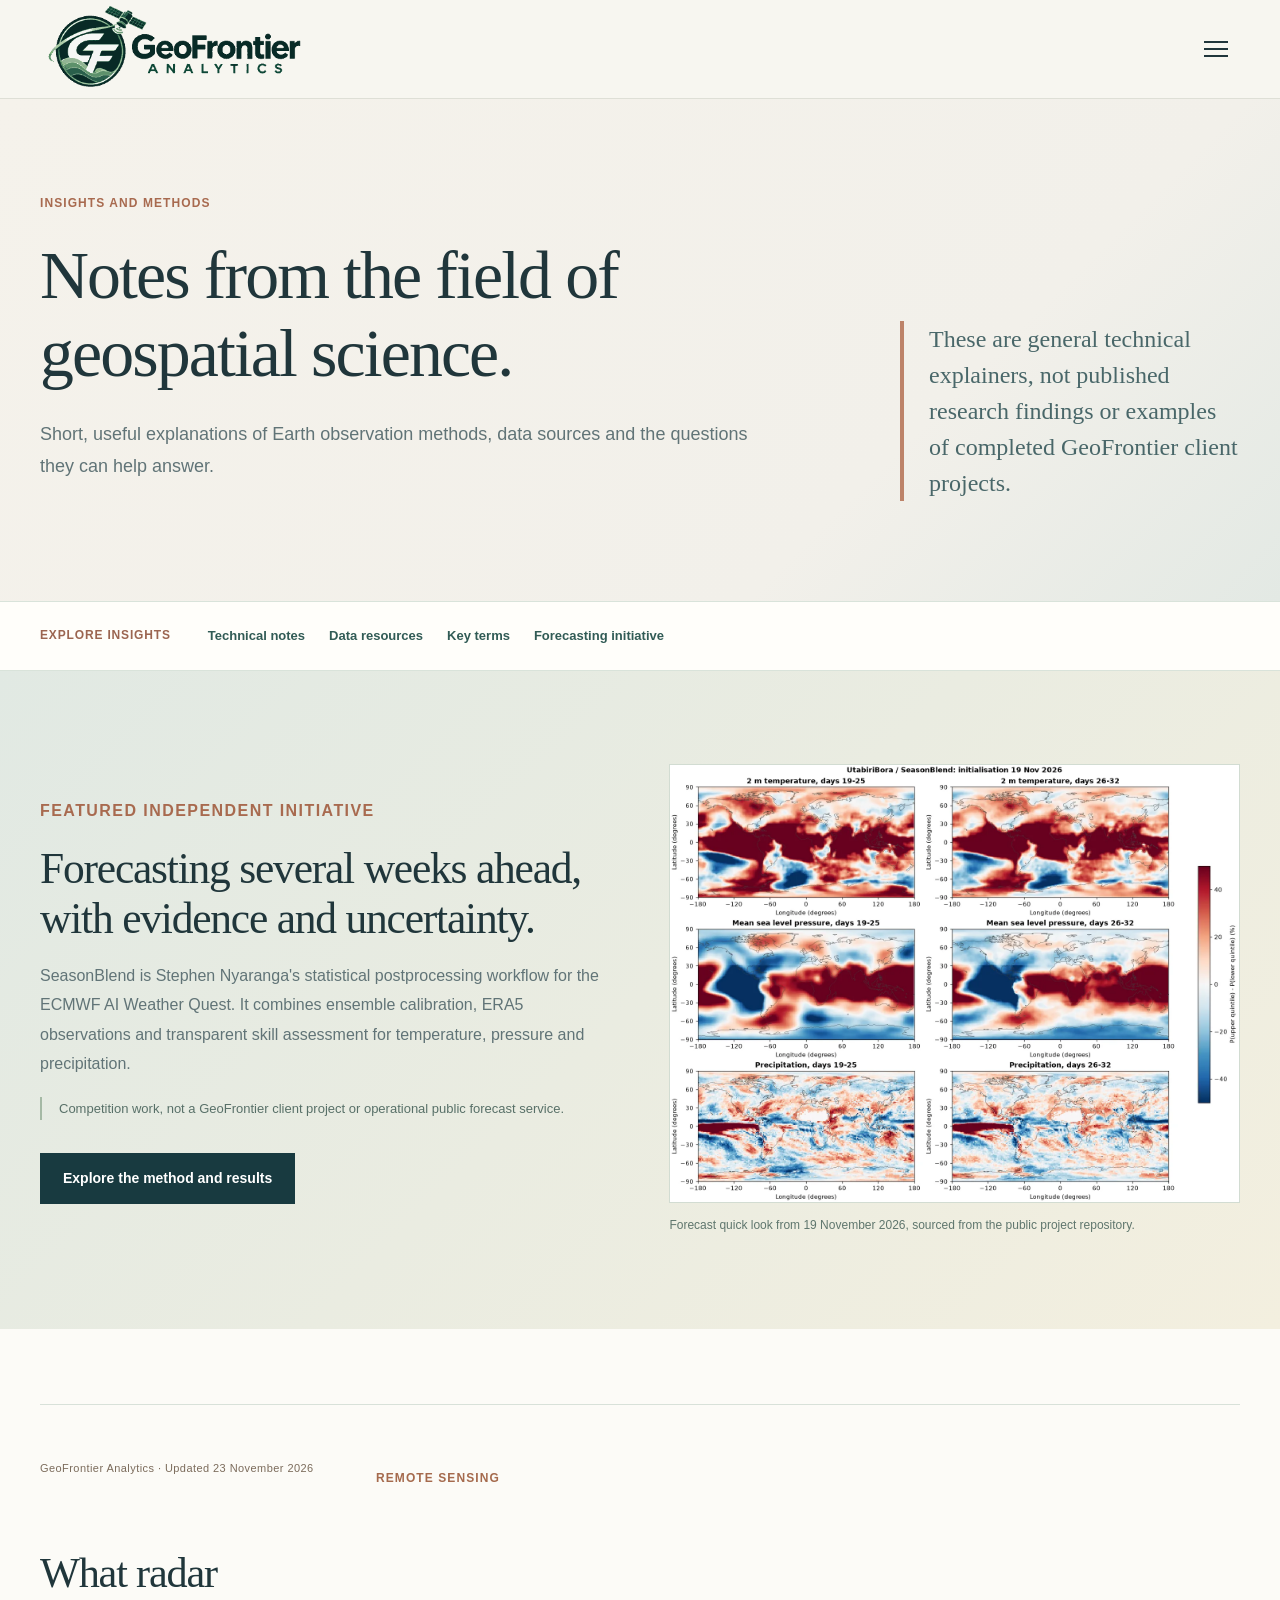
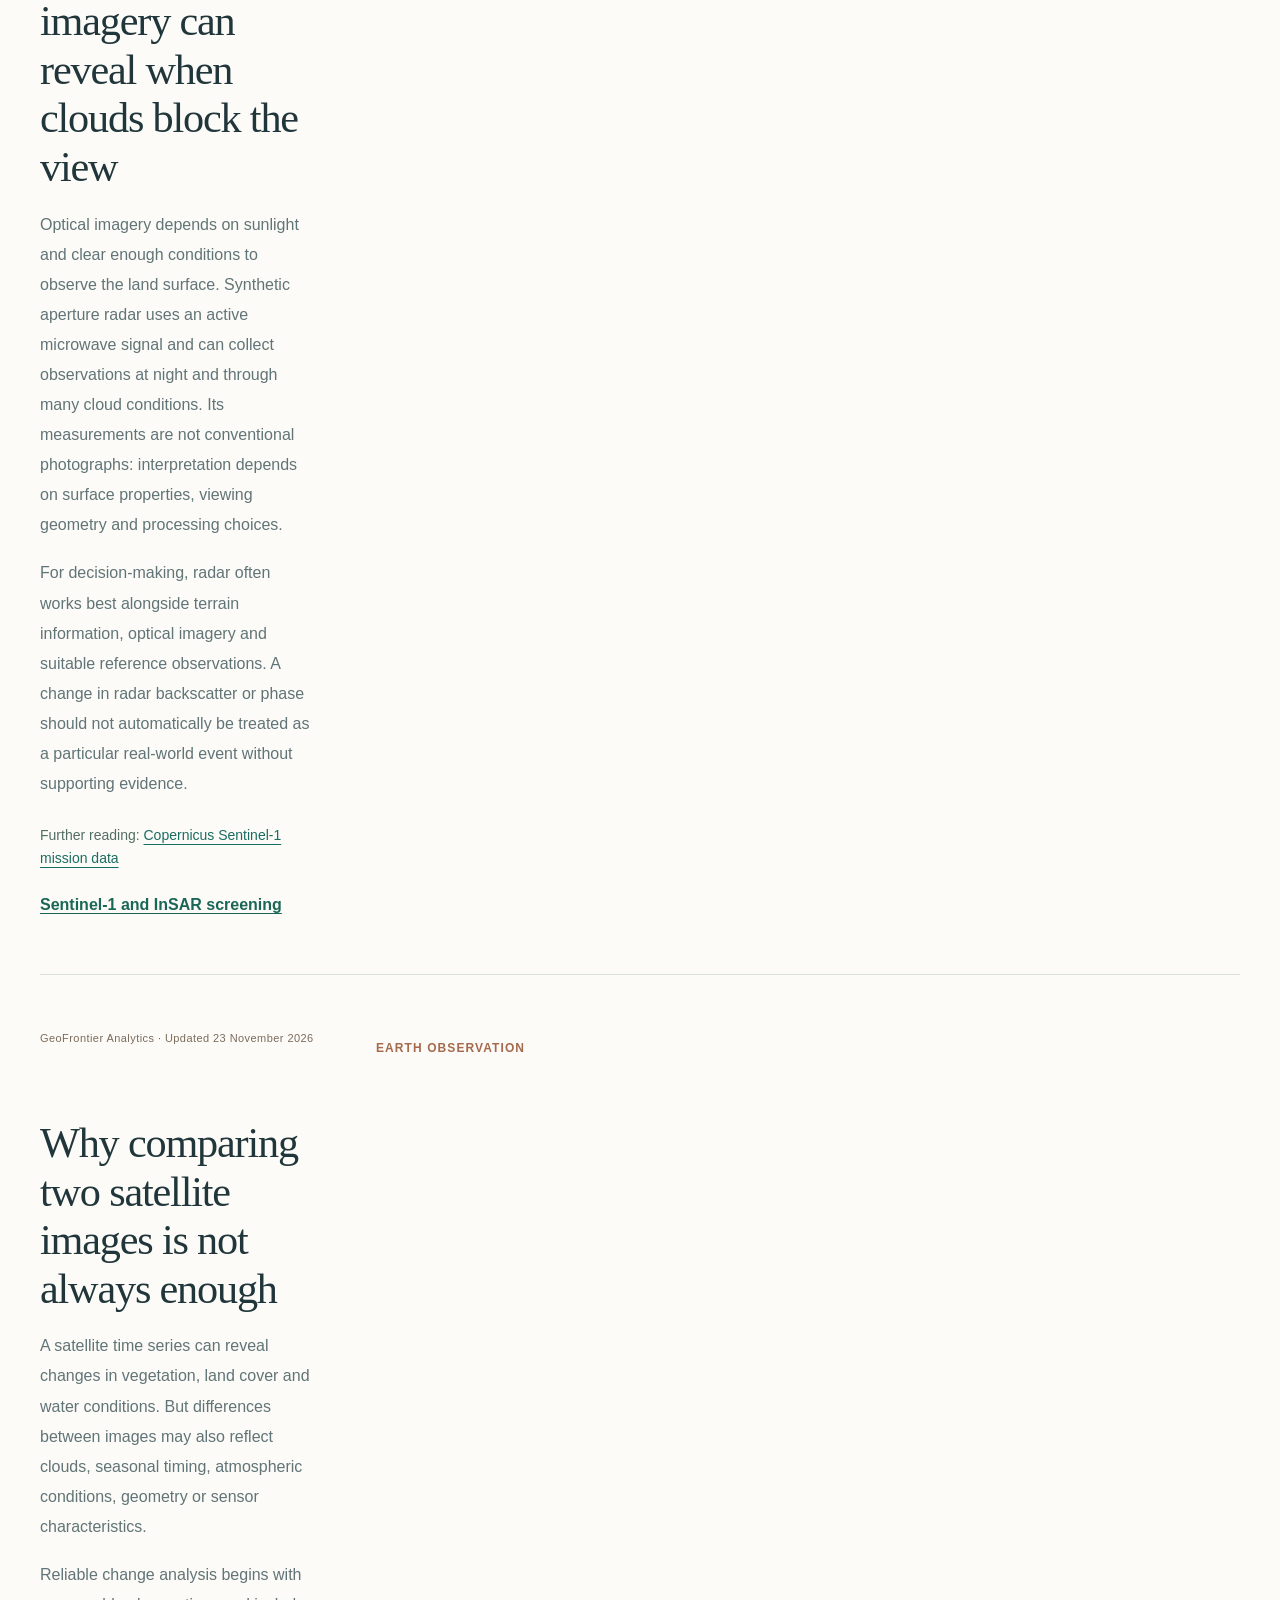
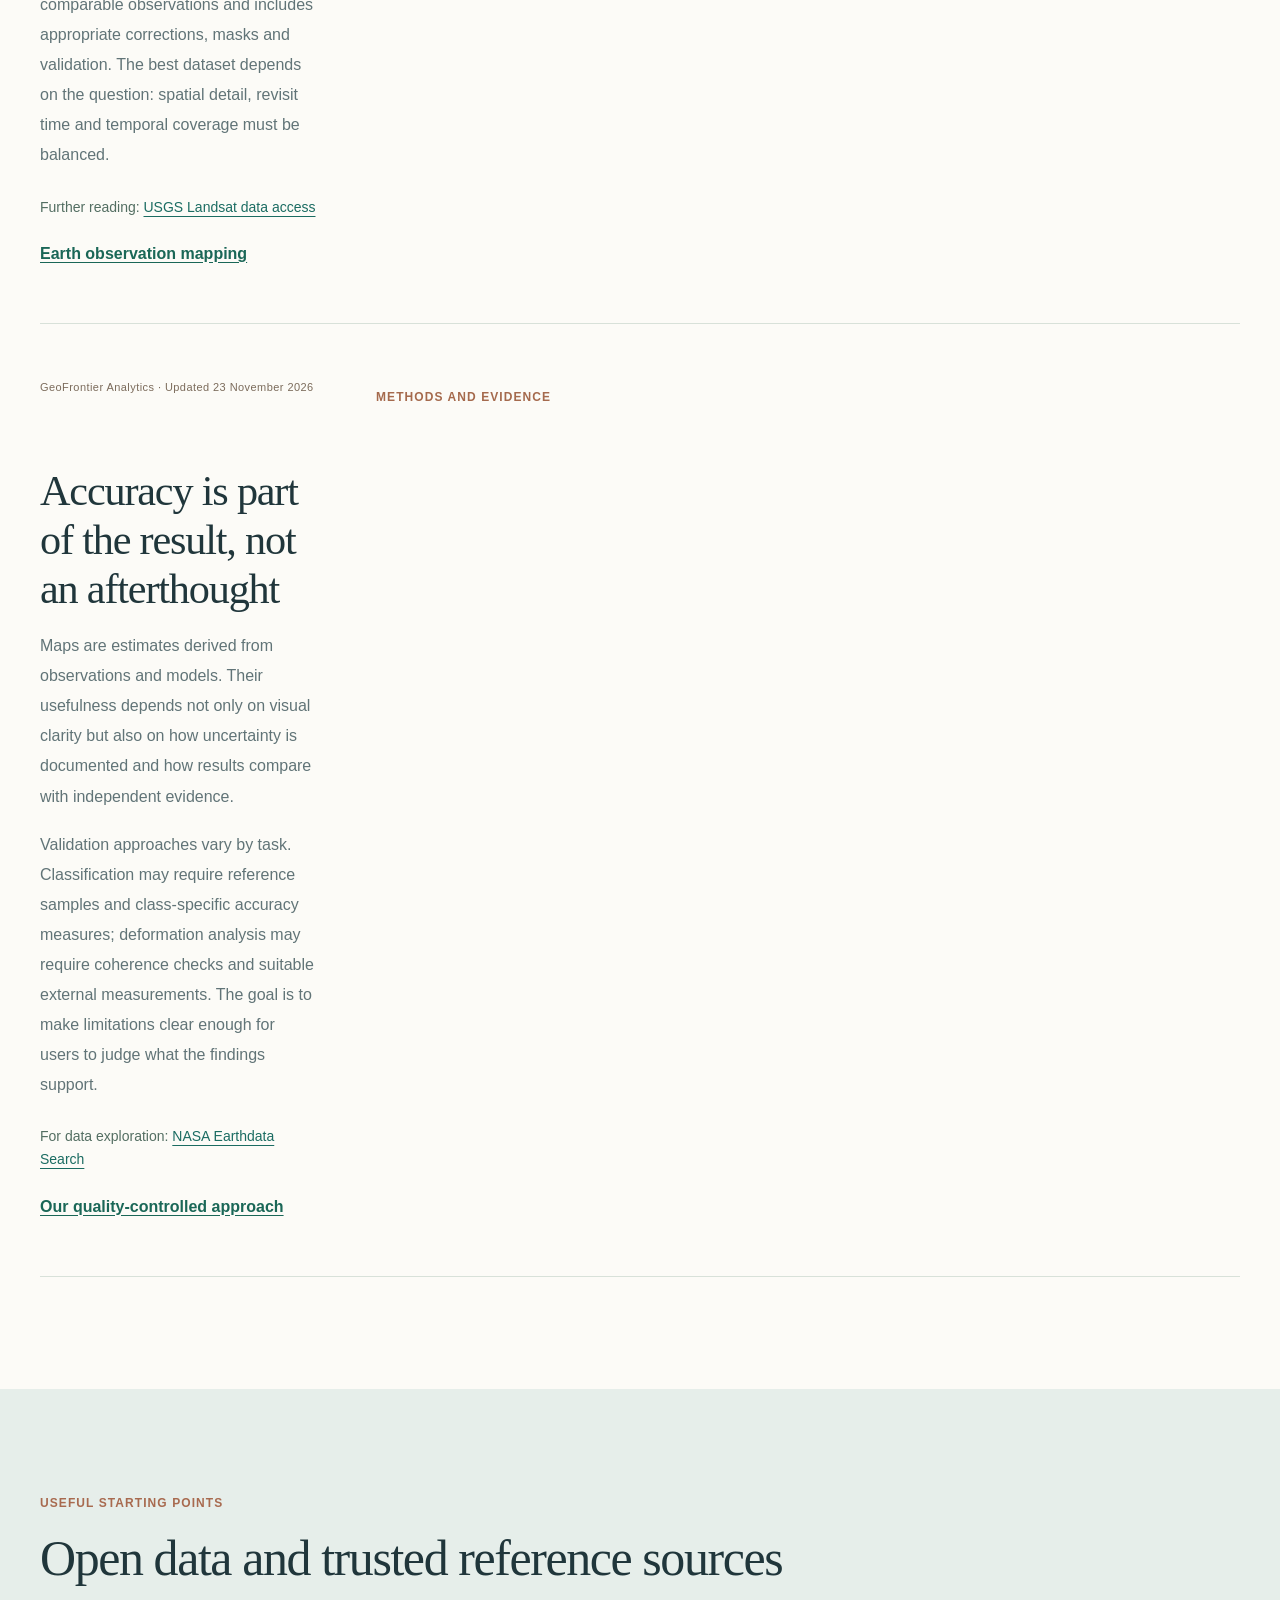
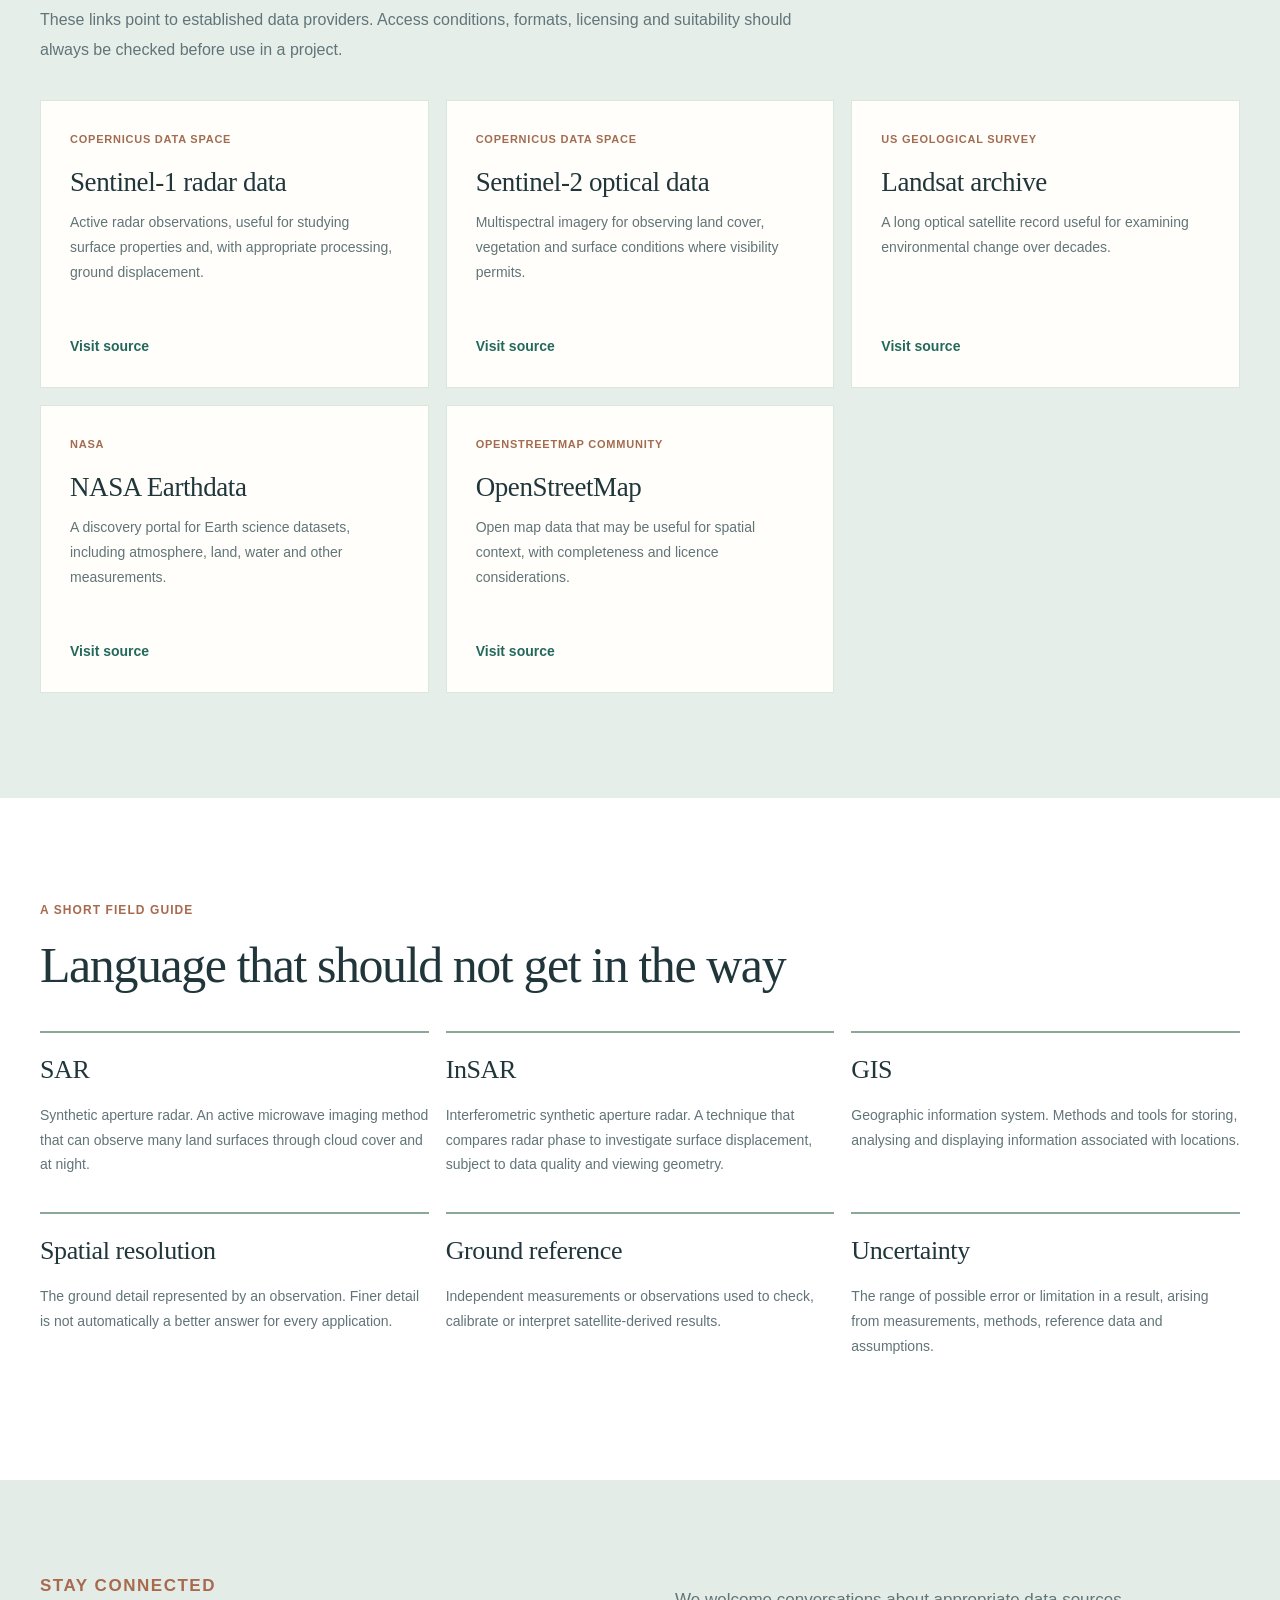
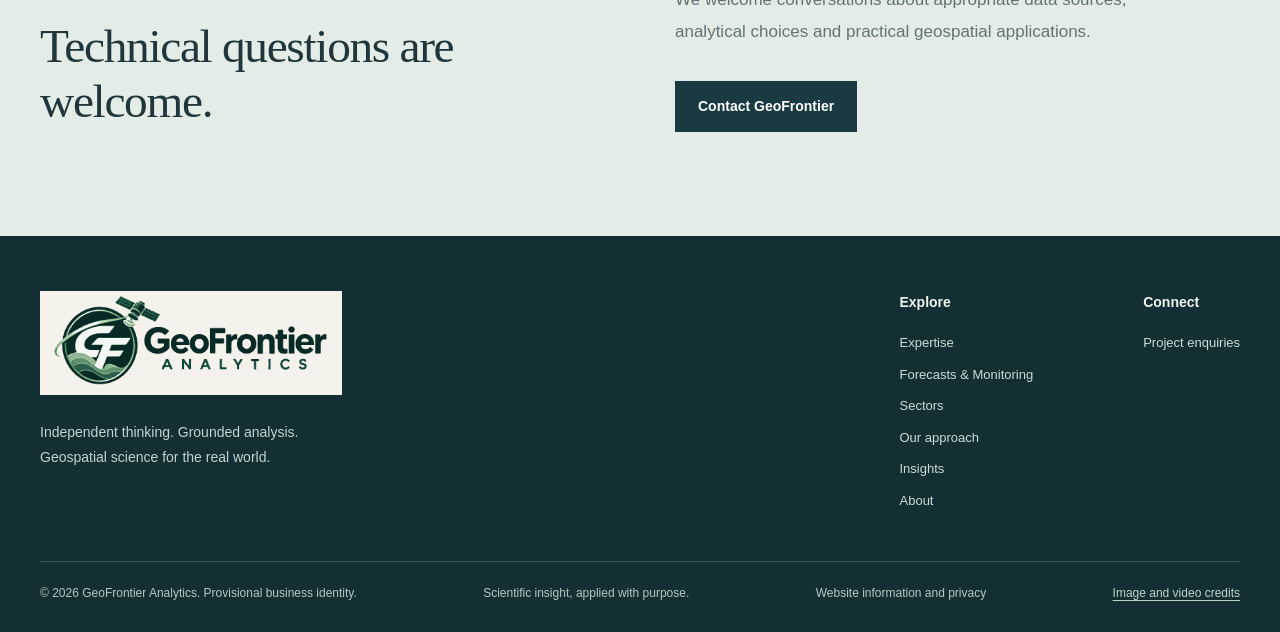
<file: insights.html>
<!DOCTYPE html><html lang="en"><head><meta charset="utf-8"><meta name="viewport" content="width=device-width,initial-scale=1"><title>Insights | GeoFrontier Analytics</title><meta name="description" content="Technical explainers about radar imagery, satellite change detection and accuracy in geospatial science."><meta name="theme-color" content="#f5f2eb"><link rel="icon" type="image/svg+xml" href="assets/favicon.svg"><link rel="stylesheet" href="css/site-v2.css"><script src="js/site-v2.js" defer></script></head><body><a href="#main" class="skip-link">Skip to content</a><header class="site-header"><div class="shell header-content"><a class="site-brand" href="index.html" aria-label="GeoFrontier Analytics home"><img src="assets/geofrontier-orbital-logo.png?v=5" alt="GeoFrontier Analytics" width="270" height="90" decoding="async"></a><button class="menu-toggle" type="button" aria-controls="site-nav" aria-expanded="false" aria-label="Open menu"><span></span><span></span><span></span></button><nav class="site-nav" id="site-nav" aria-label="Main navigation"><a href="index.html">Home</a><a href="services.html">Expertise</a><a href="monitoring.html">Forecasts &amp; Monitoring</a><a href="education.html">Education</a><a href="sectors.html">Sectors</a><a href="approach.html">Our approach</a><a href="insights.html" aria-current="page">Insights</a><a href="about.html">About</a><a href="contact.html">Contact</a></nav><a class="header-contact" href="contact.html">Discuss a project <span aria-hidden="true">↗</span></a></div></header><main id="main"><section class="page-hero insights-hero"><div class="shell page-hero-grid"><div><p class="section-label">Insights and methods</p><h1>Notes from the field of geospatial science.</h1><p>Short, useful explanations of Earth observation methods, data sources and the questions they can help answer.</p></div><aside class="hero-side-note">These are general technical explainers, not published research findings or examples of completed GeoFrontier client projects.</aside></div></section><nav class="page-jump" aria-label="Knowledge sections"><div class="shell"><span>Explore insights</span><a href="#articles">Technical notes</a><a href="#datasets">Data resources</a><a href="#glossary">Key terms</a><a href="forecasting.html">Forecasting initiative</a></div></nav>
<section class="forecast-feature"><div class="shell forecast-feature-grid"><div><p class="section-label">Featured independent initiative</p><h2>Forecasting several weeks ahead, with evidence and uncertainty.</h2><p>SeasonBlend is Stephen Nyaranga's statistical postprocessing workflow for the ECMWF AI Weather Quest. It combines ensemble calibration, ERA5 observations and transparent skill assessment for temperature, pressure and precipitation.</p><p class="forecast-feature-note">Competition work, not a GeoFrontier client project or operational public forecast service.</p><a href="forecasting.html" class="btn btn-dark">Explore the method and results</a></div><figure><img src="assets/media/seasonblend-quicklook-20261119.webp" loading="lazy" alt="Quick-look image produced by the SeasonBlend probabilistic forecast postprocessing pipeline"><figcaption>Forecast quick look from 19 November 2026, sourced from the public project repository.</figcaption></figure></div></section><section class="notes-section" id="articles"><div class="shell">
<article class="science-note" id="radar"><div class="note-meta">GeoFrontier Analytics · Updated 23 November 2026</div><div class="note-category">Remote sensing</div><div><h2>What radar imagery can reveal when clouds block the view</h2><p>Optical imagery depends on sunlight and clear enough conditions to observe the land surface. Synthetic aperture radar uses an active microwave signal and can collect observations at night and through many cloud conditions. Its measurements are not conventional photographs: interpretation depends on surface properties, viewing geometry and processing choices.</p><p>For decision-making, radar often works best alongside terrain information, optical imagery and suitable reference observations. A change in radar backscatter or phase should not automatically be treated as a particular real-world event without supporting evidence.</p><div class="note-reference">Further reading: <a href="https://dataspace.copernicus.eu/data-collections/copernicus-sentinel-missions/sentinel-1" target="_blank" rel="noopener">Copernicus Sentinel-1 mission data</a></div><p class="note-service"><a href="services.html#insar">Sentinel-1 and InSAR screening</a></p></div></article>
<article class="science-note" id="change"><div class="note-meta">GeoFrontier Analytics · Updated 23 November 2026</div><div class="note-category">Earth observation</div><div><h2>Why comparing two satellite images is not always enough</h2><p>A satellite time series can reveal changes in vegetation, land cover and water conditions. But differences between images may also reflect clouds, seasonal timing, atmospheric conditions, geometry or sensor characteristics.</p><p>Reliable change analysis begins with comparable observations and includes appropriate corrections, masks and validation. The best dataset depends on the question: spatial detail, revisit time and temporal coverage must be balanced.</p><div class="note-reference">Further reading: <a href="https://www.usgs.gov/landsat-missions/landsat-data-access" target="_blank" rel="noopener">USGS Landsat data access</a></div><p class="note-service"><a href="services.html#earth-observation">Earth observation mapping</a></p></div></article>
<article class="science-note" id="validation"><div class="note-meta">GeoFrontier Analytics · Updated 23 November 2026</div><div class="note-category">Methods and evidence</div><div><h2>Accuracy is part of the result, not an afterthought</h2><p>Maps are estimates derived from observations and models. Their usefulness depends not only on visual clarity but also on how uncertainty is documented and how results compare with independent evidence.</p><p>Validation approaches vary by task. Classification may require reference samples and class-specific accuracy measures; deformation analysis may require coherence checks and suitable external measurements. The goal is to make limitations clear enough for users to judge what the findings support.</p><div class="note-reference">For data exploration: <a href="https://search.earthdata.nasa.gov/" target="_blank" rel="noopener">NASA Earthdata Search</a></div><p class="note-service"><a href="approach.html">Our quality-controlled approach</a></p></div></article>
</div></section><section class="resources-section" id="datasets"><div class="shell"><p class="section-label">Useful starting points</p><h2>Open data and trusted reference sources</h2><p class="resources-intro">These links point to established data providers. Access conditions, formats, licensing and suitability should always be checked before use in a project.</p><div class="resources-grid"><article><span>Copernicus Data Space</span><h3>Sentinel-1 radar data</h3><p>Active radar observations, useful for studying surface properties and, with appropriate processing, ground displacement.</p><a href="https://dataspace.copernicus.eu/data-collections/copernicus-sentinel-missions/sentinel-1" target="_blank" rel="noopener">Visit source</a></article><article><span>Copernicus Data Space</span><h3>Sentinel-2 optical data</h3><p>Multispectral imagery for observing land cover, vegetation and surface conditions where visibility permits.</p><a href="https://dataspace.copernicus.eu/data-collections/copernicus-sentinel-missions/sentinel-2" target="_blank" rel="noopener">Visit source</a></article><article><span>US Geological Survey</span><h3>Landsat archive</h3><p>A long optical satellite record useful for examining environmental change over decades.</p><a href="https://www.usgs.gov/landsat-missions/landsat-data-access" target="_blank" rel="noopener">Visit source</a></article><article><span>NASA</span><h3>NASA Earthdata</h3><p>A discovery portal for Earth science datasets, including atmosphere, land, water and other measurements.</p><a href="https://search.earthdata.nasa.gov/" target="_blank" rel="noopener">Visit source</a></article><article><span>OpenStreetMap community</span><h3>OpenStreetMap</h3><p>Open map data that may be useful for spatial context, with completeness and licence considerations.</p><a href="https://www.openstreetmap.org/" target="_blank" rel="noopener">Visit source</a></article></div></div></section>
<section class="glossary-section" id="glossary"><div class="shell"><p class="section-label">A short field guide</p><h2>Language that should not get in the way</h2><div class="glossary-grid"><div><h3>SAR</h3><p>Synthetic aperture radar. An active microwave imaging method that can observe many land surfaces through cloud cover and at night.</p></div><div><h3>InSAR</h3><p>Interferometric synthetic aperture radar. A technique that compares radar phase to investigate surface displacement, subject to data quality and viewing geometry.</p></div><div><h3>GIS</h3><p>Geographic information system. Methods and tools for storing, analysing and displaying information associated with locations.</p></div><div><h3>Spatial resolution</h3><p>The ground detail represented by an observation. Finer detail is not automatically a better answer for every application.</p></div><div><h3>Ground reference</h3><p>Independent measurements or observations used to check, calibrate or interpret satellite-derived results.</p></div><div><h3>Uncertainty</h3><p>The range of possible error or limitation in a result, arising from measurements, methods, reference data and assumptions.</p></div></div></div></section><section class="industry-outro"><div class="shell two-col-cta"><div><p class="section-label">Stay connected</p><h2>Technical questions are welcome.</h2></div><div><p>We welcome conversations about appropriate data sources, analytical choices and practical geospatial applications.</p><a href="contact.html" class="btn btn-dark">Contact GeoFrontier</a></div></div></section></main><footer class="site-footer"><div class="shell"><div class="footer-upper"><div class="footer-brand"><a href="index.html"><img src="assets/geofrontier-orbital-logo.png?v=5" alt="GeoFrontier Analytics" width="270" height="90" decoding="async"></a><p>Independent thinking. Grounded analysis.<br>Geospatial science for the real world.</p></div><div class="footer-columns"><div><strong>Explore</strong><a href="services.html">Expertise</a><a href="monitoring.html">Forecasts &amp; Monitoring</a><a href="sectors.html">Sectors</a><a href="approach.html">Our approach</a><a href="insights.html">Insights</a><a href="about.html">About</a></div><div><strong>Connect</strong><a href="contact.html">Project enquiries</a></div></div></div><div class="footer-bottom"><span>© <span data-year>2026</span> GeoFrontier Analytics. Provisional business identity.</span><span>Scientific insight, applied with purpose.</span><a class="footer-privacy" href="privacy.html">Website information and privacy</a><a class="footer-media" href="media-credits.html">Image and video credits</a></div></div></footer></body></html>
</file>
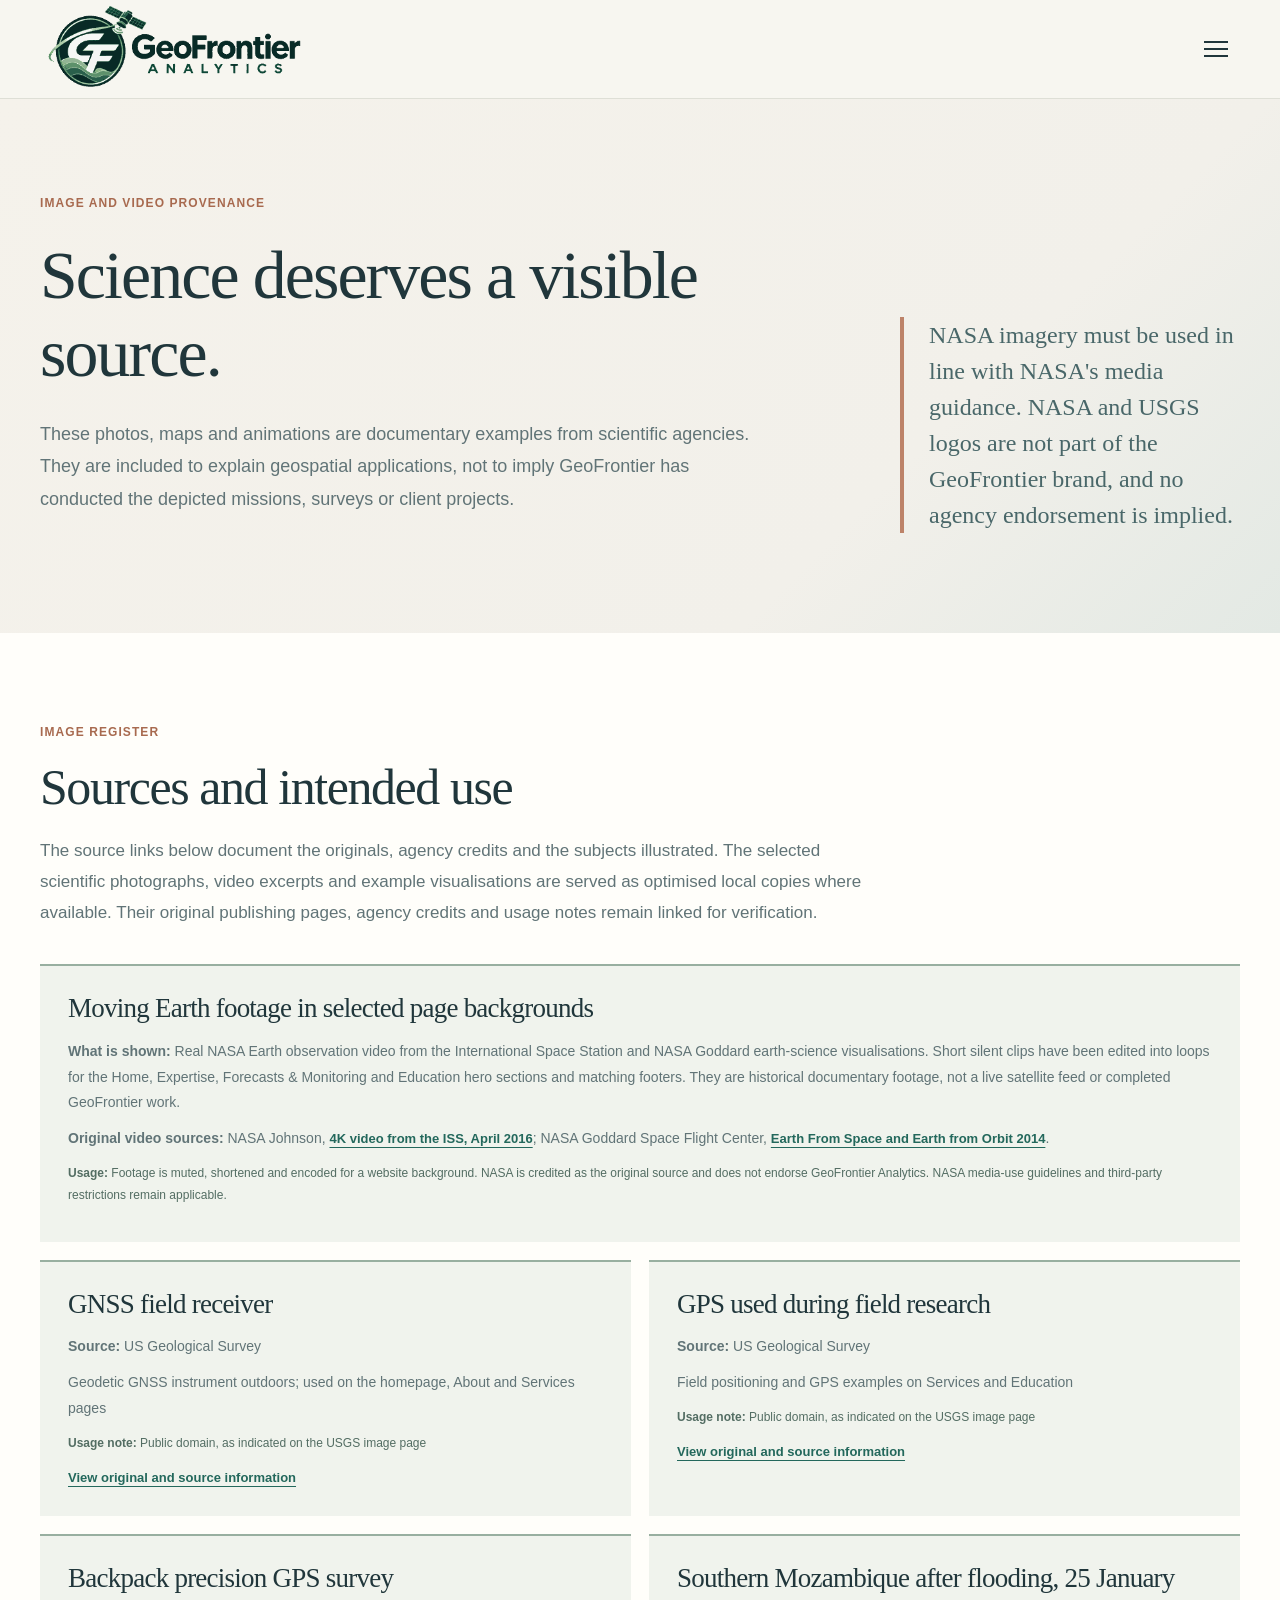
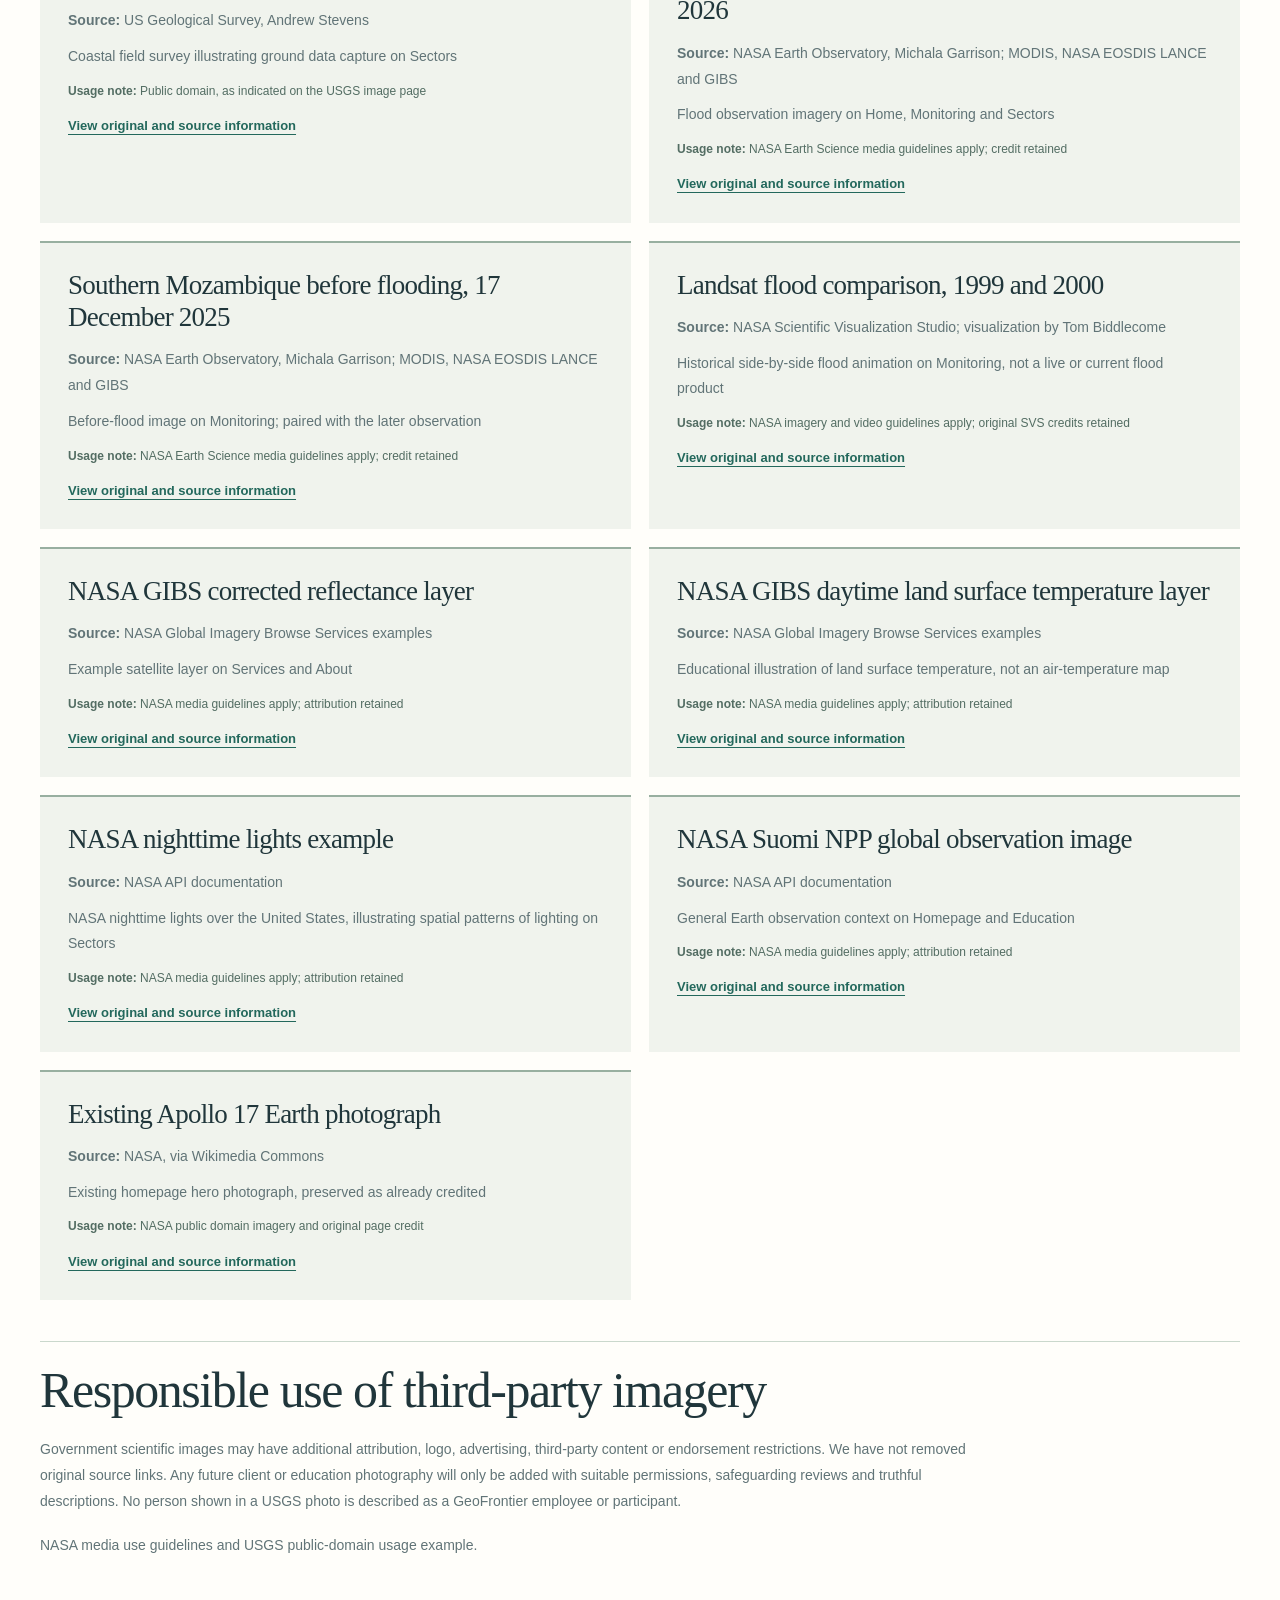
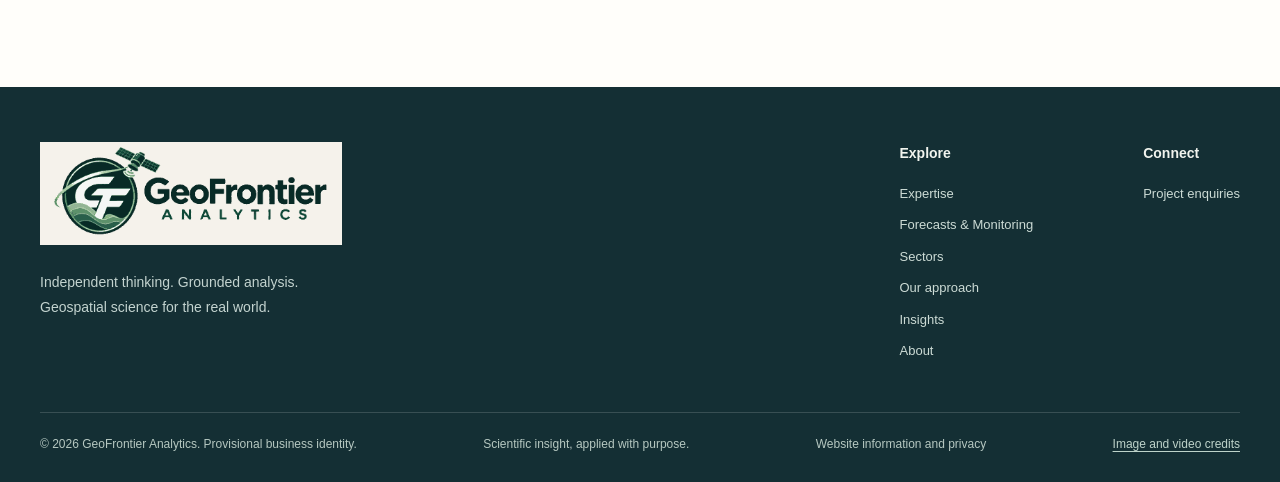
<file: media-credits.html>
<!DOCTYPE html><html lang="en"><head><meta charset="utf-8"><meta name="viewport" content="width=device-width,initial-scale=1"><title>Image and Video Credits | GeoFrontier Analytics</title><meta name="description" content="Credits and provenance for scientific imagery and videos displayed on the GeoFrontier Analytics website."><meta name="theme-color" content="#f5f3ed"><link rel="icon" type="image/svg+xml" href="assets/favicon.svg"><link rel="stylesheet" href="css/site-v2.css"><script src="js/site-v2.js" defer></script></head><body><a href="#main" class="skip-link">Skip to content</a><header class="site-header"><div class="shell header-content"><a class="site-brand" href="index.html" aria-label="GeoFrontier Analytics home"><img src="assets/geofrontier-orbital-logo.png?v=5" alt="GeoFrontier Analytics" width="270" height="90" decoding="async"></a><button class="menu-toggle" type="button" aria-controls="site-nav" aria-expanded="false" aria-label="Open menu"><span></span><span></span><span></span></button><nav class="site-nav" id="site-nav" aria-label="Main navigation"><a href="index.html">Home</a><a href="services.html">Expertise</a><a href="monitoring.html">Forecasts &amp; Monitoring</a><a href="education.html">Education</a><a href="sectors.html">Sectors</a><a href="approach.html">Our approach</a><a href="insights.html">Insights</a><a href="about.html">About</a><a href="contact.html">Contact</a></nav><a class="header-contact" href="contact.html">Discuss a project <span aria-hidden="true">↗</span></a></div></header><main id="main"><section class="page-hero"><div class="shell page-hero-grid"><div><p class="section-label">Image and video provenance</p><h1>Science deserves a visible source.</h1><p>These photos, maps and animations are documentary examples from scientific agencies. They are included to explain geospatial applications, not to imply GeoFrontier has conducted the depicted missions, surveys or client projects.</p></div><aside class="hero-side-note">NASA imagery must be used in line with NASA's media guidance. NASA and USGS logos are not part of the GeoFrontier brand, and no agency endorsement is implied.</aside></div></section>
<section class="media-credits-section"><div class="shell"><p class="section-label">Image register</p><h2>Sources and intended use</h2><p class="media-credits-intro">The source links below document the originals, agency credits and the subjects illustrated. The selected scientific photographs, video excerpts and example visualisations are served as optimised local copies where available. Their original publishing pages, agency credits and usage notes remain linked for verification.</p><div class="media-credits-grid"><div class="media-credit-entry" id="background-video" style="grid-column:1/-1"><h2>Moving Earth footage in selected page backgrounds</h2><p><strong>What is shown:</strong> Real NASA Earth observation video from the International Space Station and NASA Goddard earth-science visualisations. Short silent clips have been edited into loops for the Home, Expertise, Forecasts &amp; Monitoring and Education hero sections and matching footers. They are historical documentary footage, not a live satellite feed or completed GeoFrontier work.</p><p><strong>Original video sources:</strong> NASA Johnson, <a href="https://svs.gsfc.nasa.gov/30771/" target="_blank" rel="noopener noreferrer">4K video from the ISS, April 2016</a>; NASA Goddard Space Flight Center, <a href="https://svs.gsfc.nasa.gov/11834/" target="_blank" rel="noopener noreferrer">Earth From Space and Earth from Orbit 2014</a>.</p><p class="media-license"><strong>Usage:</strong> Footage is muted, shortened and encoded for a website background. NASA is credited as the original source and does not endorse GeoFrontier Analytics. NASA media-use guidelines and third-party restrictions remain applicable.</p></div><article class="media-credit-entry"><h2>GNSS field receiver</h2><p><strong>Source:</strong> US Geological Survey</p><p>Geodetic GNSS instrument outdoors; used on the homepage, About and Services pages</p><p class="media-license"><strong>Usage note:</strong> Public domain, as indicated on the USGS image page</p><a href="https://www.usgs.gov/media/images/gnss-receiver-monitoring-land-motion" target="_blank" rel="noopener noreferrer">View original and source information</a></article><article class="media-credit-entry"><h2>GPS used during field research</h2><p><strong>Source:</strong> US Geological Survey</p><p>Field positioning and GPS examples on Services and Education</p><p class="media-license"><strong>Usage note:</strong> Public domain, as indicated on the USGS image page</p><a href="https://www.usgs.gov/media/images/using-gps-field" target="_blank" rel="noopener noreferrer">View original and source information</a></article><article class="media-credit-entry"><h2>Backpack precision GPS survey</h2><p><strong>Source:</strong> US Geological Survey, Andrew Stevens</p><p>Coastal field survey illustrating ground data capture on Sectors</p><p class="media-license"><strong>Usage note:</strong> Public domain, as indicated on the USGS image page</p><a href="https://www.usgs.gov/media/images/beach-survey-backpack-mounted-precision-gps-receiver" target="_blank" rel="noopener noreferrer">View original and source information</a></article><article class="media-credit-entry"><h2>Southern Mozambique after flooding, 25 January 2026</h2><p><strong>Source:</strong> NASA Earth Observatory, Michala Garrison; MODIS, NASA EOSDIS LANCE and GIBS</p><p>Flood observation imagery on Home, Monitoring and Sectors</p><p class="media-license"><strong>Usage note:</strong> NASA Earth Science media guidelines apply; credit retained</p><a href="https://science.nasa.gov/earth/earth-observatory/floods-inundate-southern-mozambique/" target="_blank" rel="noopener noreferrer">View original and source information</a></article><article class="media-credit-entry"><h2>Southern Mozambique before flooding, 17 December 2025</h2><p><strong>Source:</strong> NASA Earth Observatory, Michala Garrison; MODIS, NASA EOSDIS LANCE and GIBS</p><p>Before-flood image on Monitoring; paired with the later observation</p><p class="media-license"><strong>Usage note:</strong> NASA Earth Science media guidelines apply; credit retained</p><a href="https://science.nasa.gov/earth/earth-observatory/floods-inundate-southern-mozambique/" target="_blank" rel="noopener noreferrer">View original and source information</a></article><article class="media-credit-entry"><h2>Landsat flood comparison, 1999 and 2000</h2><p><strong>Source:</strong> NASA Scientific Visualization Studio; visualization by Tom Biddlecome</p><p>Historical side-by-side flood animation on Monitoring, not a live or current flood product</p><p class="media-license"><strong>Usage note:</strong> NASA imagery and video guidelines apply; original SVS credits retained</p><a href="https://svs.gsfc.nasa.gov/1235/" target="_blank" rel="noopener noreferrer">View original and source information</a></article><article class="media-credit-entry"><h2>NASA GIBS corrected reflectance layer</h2><p><strong>Source:</strong> NASA Global Imagery Browse Services examples</p><p>Example satellite layer on Services and About</p><p class="media-license"><strong>Usage note:</strong> NASA media guidelines apply; attribution retained</p><a href="https://github.com/nasa/api-docs" target="_blank" rel="noopener noreferrer">View original and source information</a></article><article class="media-credit-entry"><h2>NASA GIBS daytime land surface temperature layer</h2><p><strong>Source:</strong> NASA Global Imagery Browse Services examples</p><p>Educational illustration of land surface temperature, not an air-temperature map</p><p class="media-license"><strong>Usage note:</strong> NASA media guidelines apply; attribution retained</p><a href="https://github.com/nasa-gibs/gibs-web-examples" target="_blank" rel="noopener noreferrer">View original and source information</a></article><article class="media-credit-entry"><h2>NASA nighttime lights example</h2><p><strong>Source:</strong> NASA API documentation</p><p>NASA nighttime lights over the United States, illustrating spatial patterns of lighting on Sectors</p><p class="media-license"><strong>Usage note:</strong> NASA media guidelines apply; attribution retained</p><a href="https://github.com/nasa/api-docs" target="_blank" rel="noopener noreferrer">View original and source information</a></article><article class="media-credit-entry"><h2>NASA Suomi NPP global observation image</h2><p><strong>Source:</strong> NASA API documentation</p><p>General Earth observation context on Homepage and Education</p><p class="media-license"><strong>Usage note:</strong> NASA media guidelines apply; attribution retained</p><a href="https://github.com/nasa/api-docs" target="_blank" rel="noopener noreferrer">View original and source information</a></article><article class="media-credit-entry"><h2>Existing Apollo 17 Earth photograph</h2><p><strong>Source:</strong> NASA, via Wikimedia Commons</p><p>Existing homepage hero photograph, preserved as already credited</p><p class="media-license"><strong>Usage note:</strong> NASA public domain imagery and original page credit</p><a href="https://commons.wikimedia.org/wiki/File:EarthOverAfrica.jpg" target="_blank" rel="noopener noreferrer">View original and source information</a></article></div><div class="media-credits-notice"><h2>Responsible use of third-party imagery</h2><p>Government scientific images may have additional attribution, logo, advertising, third-party content or endorsement restrictions. We have not removed original source links. Any future client or education photography will only be added with suitable permissions, safeguarding reviews and truthful descriptions. No person shown in a USGS photo is described as a GeoFrontier employee or participant.</p><p><a href="https://www.nasa.gov/nasa-brand-center/images-and-media/" target="_blank" rel="noopener noreferrer">NASA media use guidelines</a> and <a href="https://www.usgs.gov/media/images/gnss-receiver-monitoring-land-motion" target="_blank" rel="noopener noreferrer">USGS public-domain usage example</a>.</p></div></div></section></main><footer class="site-footer"><div class="shell"><div class="footer-upper"><div class="footer-brand"><a href="index.html"><img src="assets/geofrontier-orbital-logo.png?v=5" alt="GeoFrontier Analytics" width="270" height="90" decoding="async"></a><p>Independent thinking. Grounded analysis.<br>Geospatial science for the real world.</p></div><div class="footer-columns"><div><strong>Explore</strong><a href="services.html">Expertise</a><a href="monitoring.html">Forecasts &amp; Monitoring</a><a href="sectors.html">Sectors</a><a href="approach.html">Our approach</a><a href="insights.html">Insights</a><a href="about.html">About</a></div><div><strong>Connect</strong><a href="contact.html">Project enquiries</a></div></div></div><div class="footer-bottom"><span>© <span data-year>2026</span> GeoFrontier Analytics. Provisional business identity.</span><span>Scientific insight, applied with purpose.</span><a class="footer-privacy" href="privacy.html">Website information and privacy</a><a class="footer-media" href="media-credits.html">Image and video credits</a></div></div></footer></body></html>
</file>
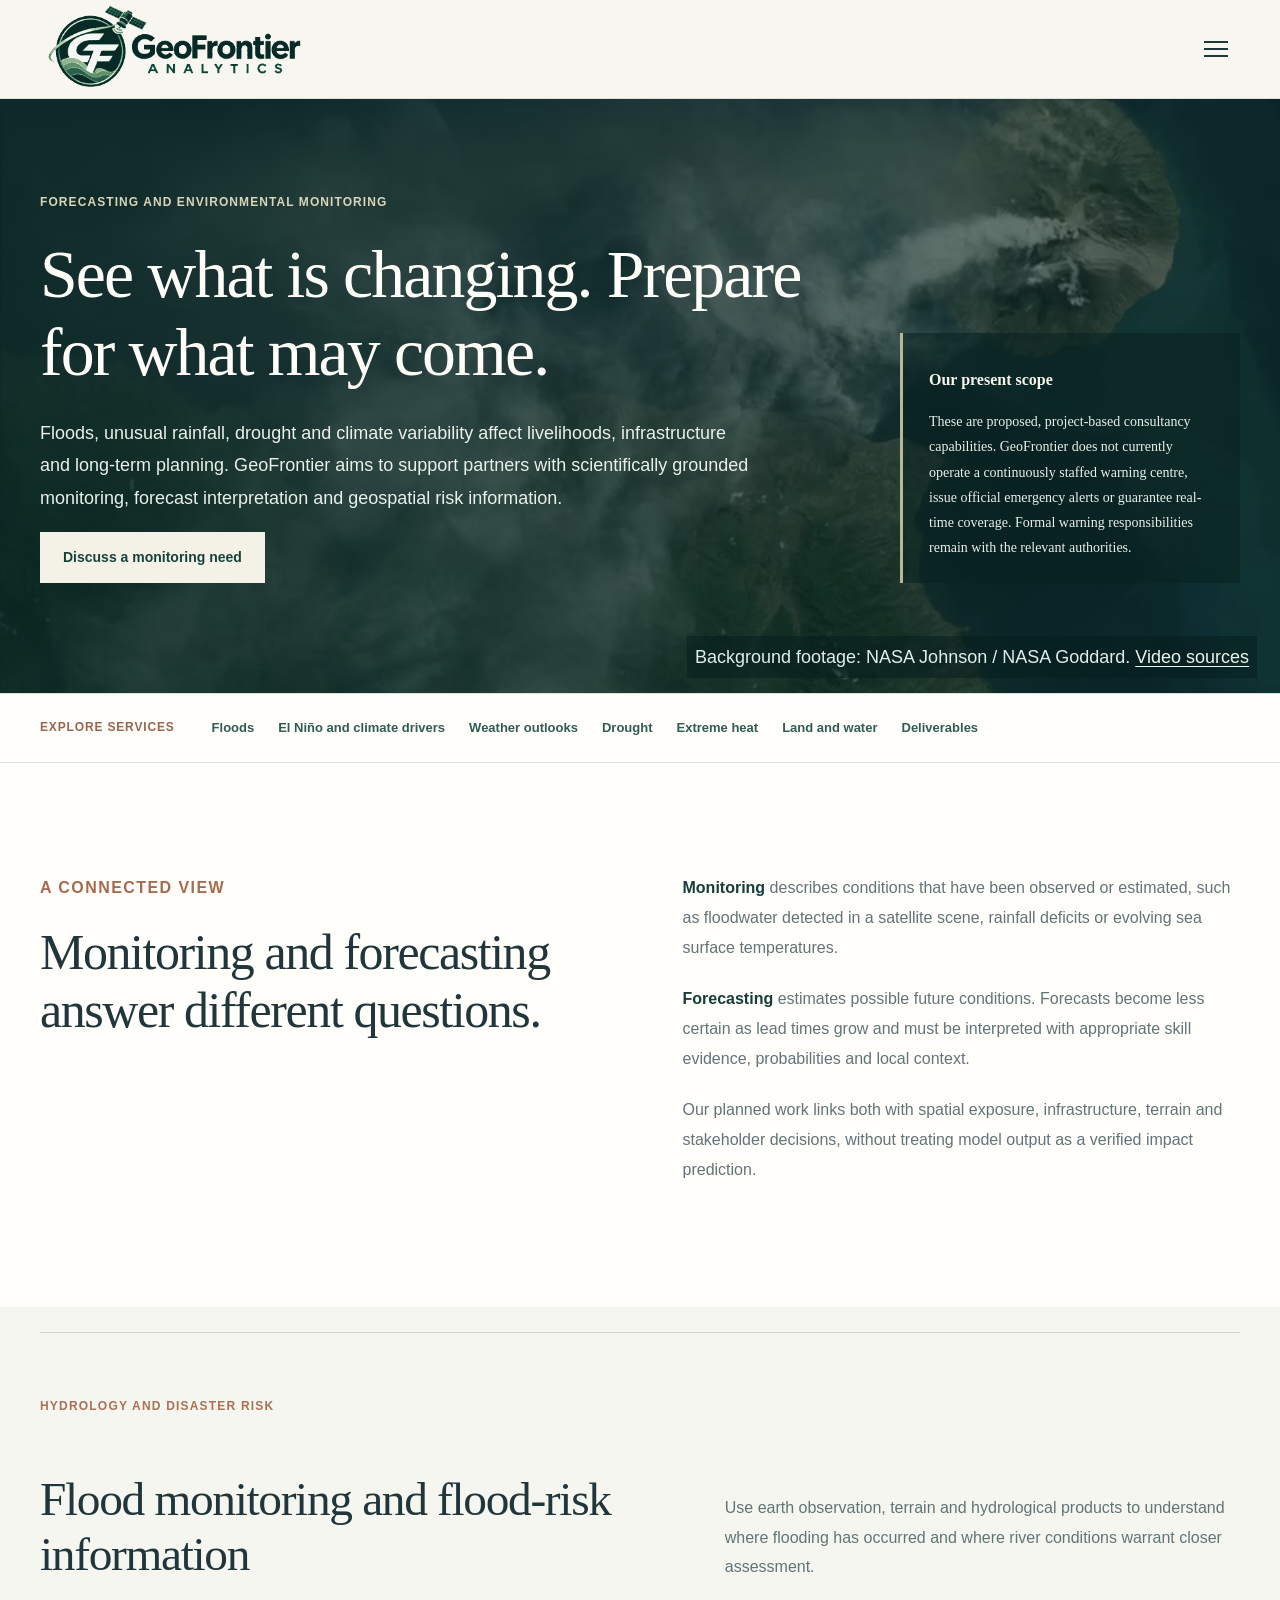
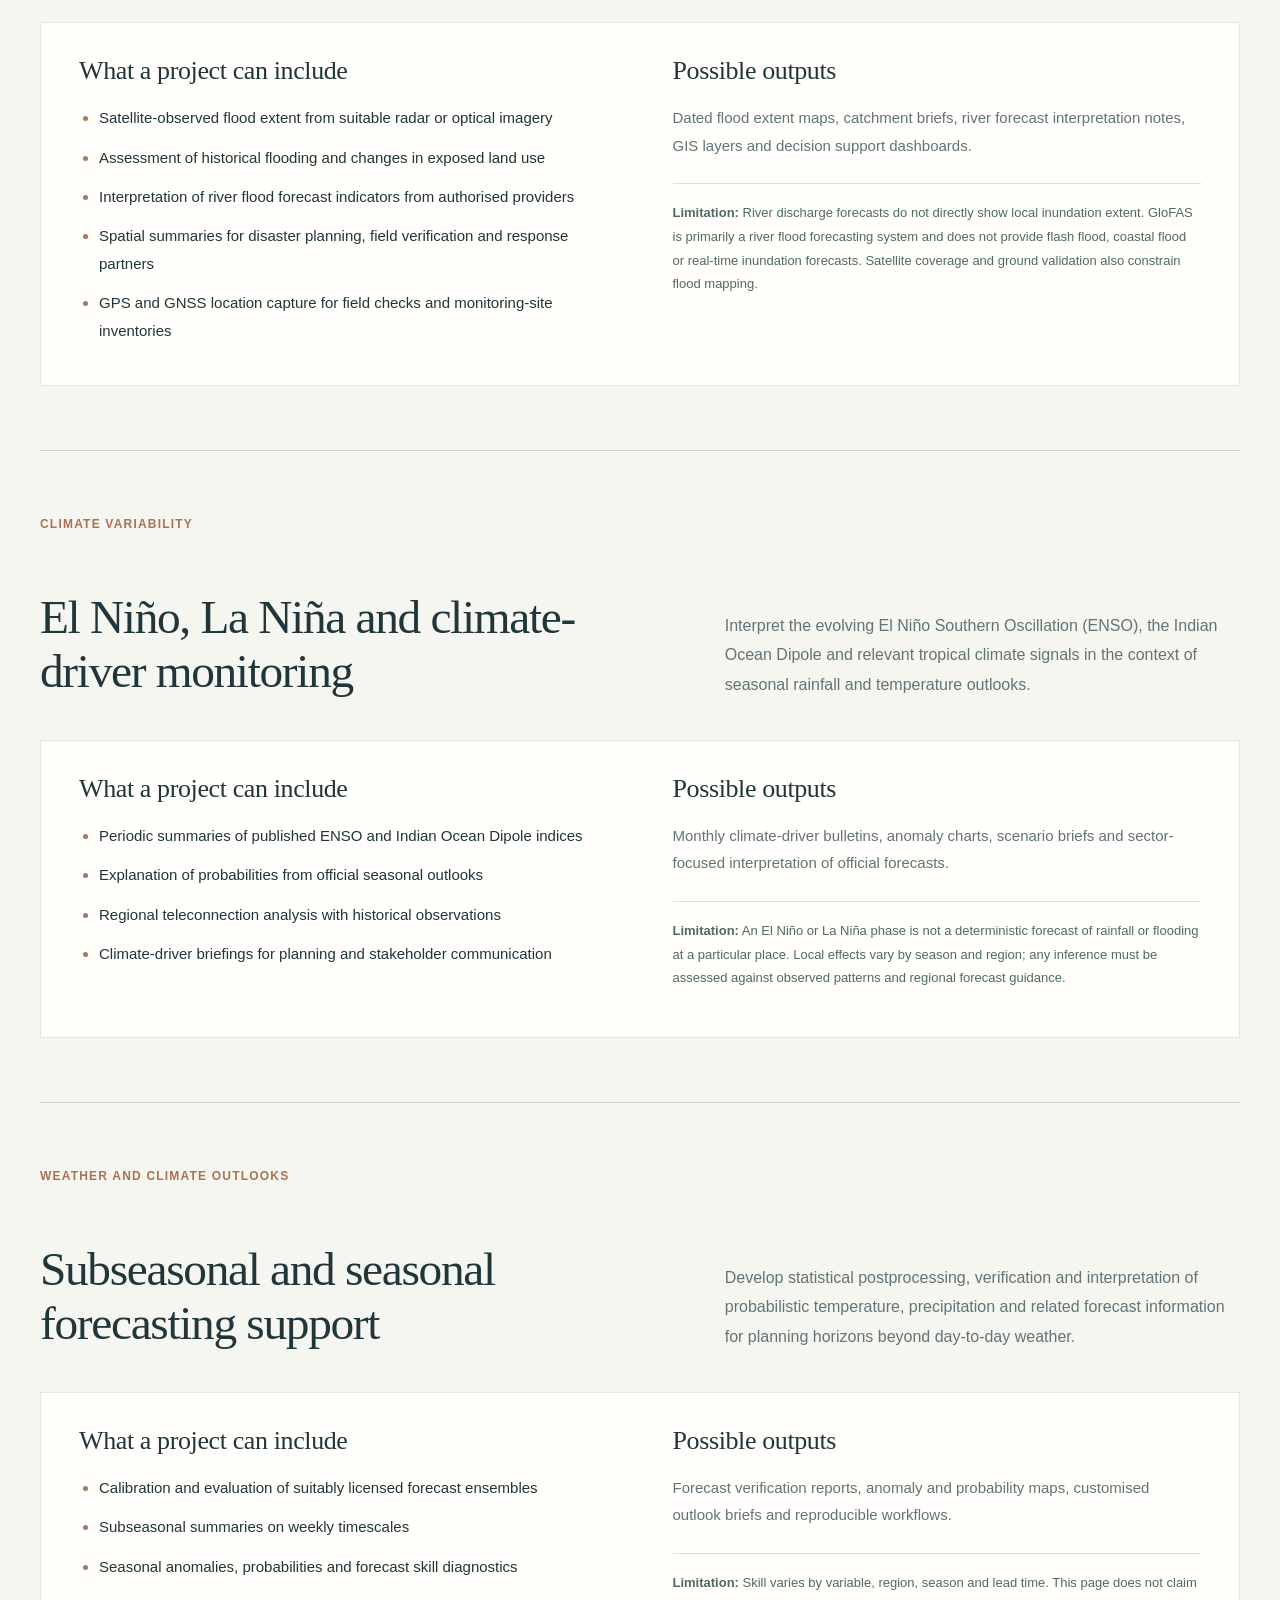
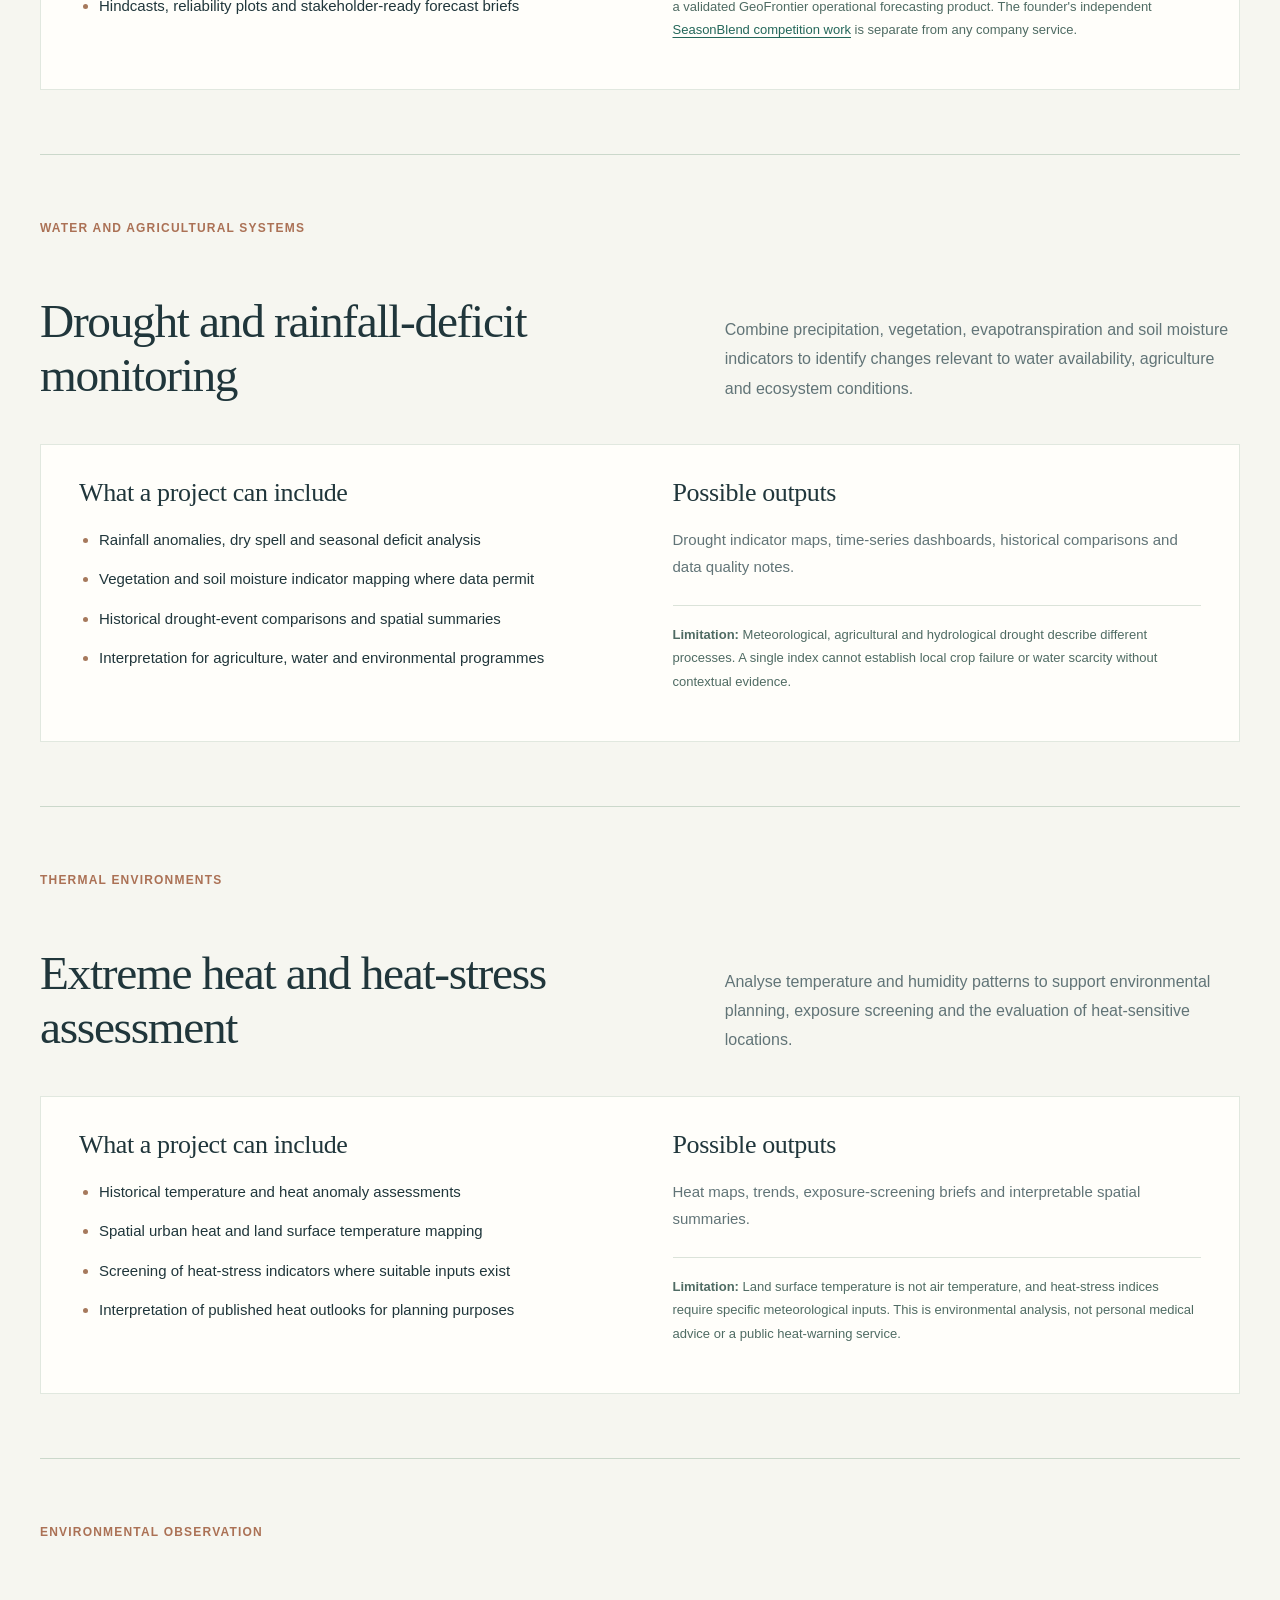
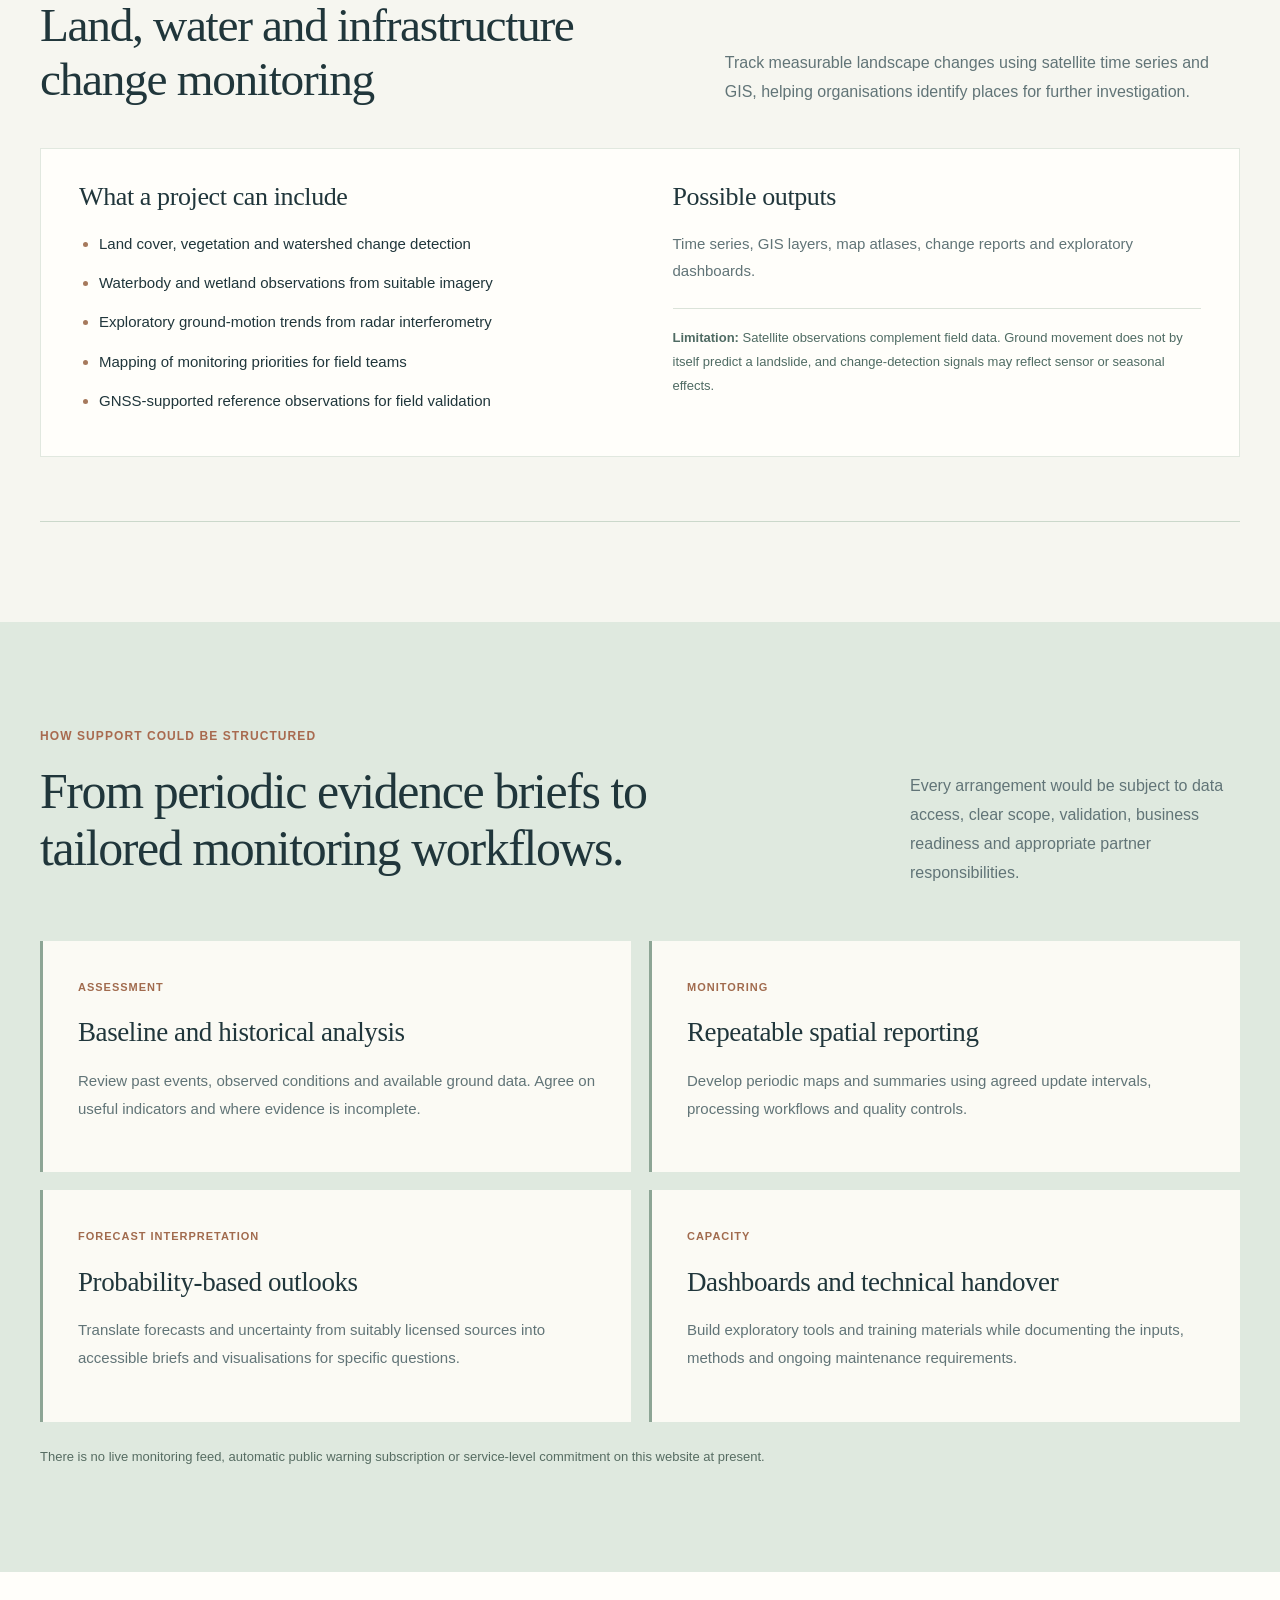
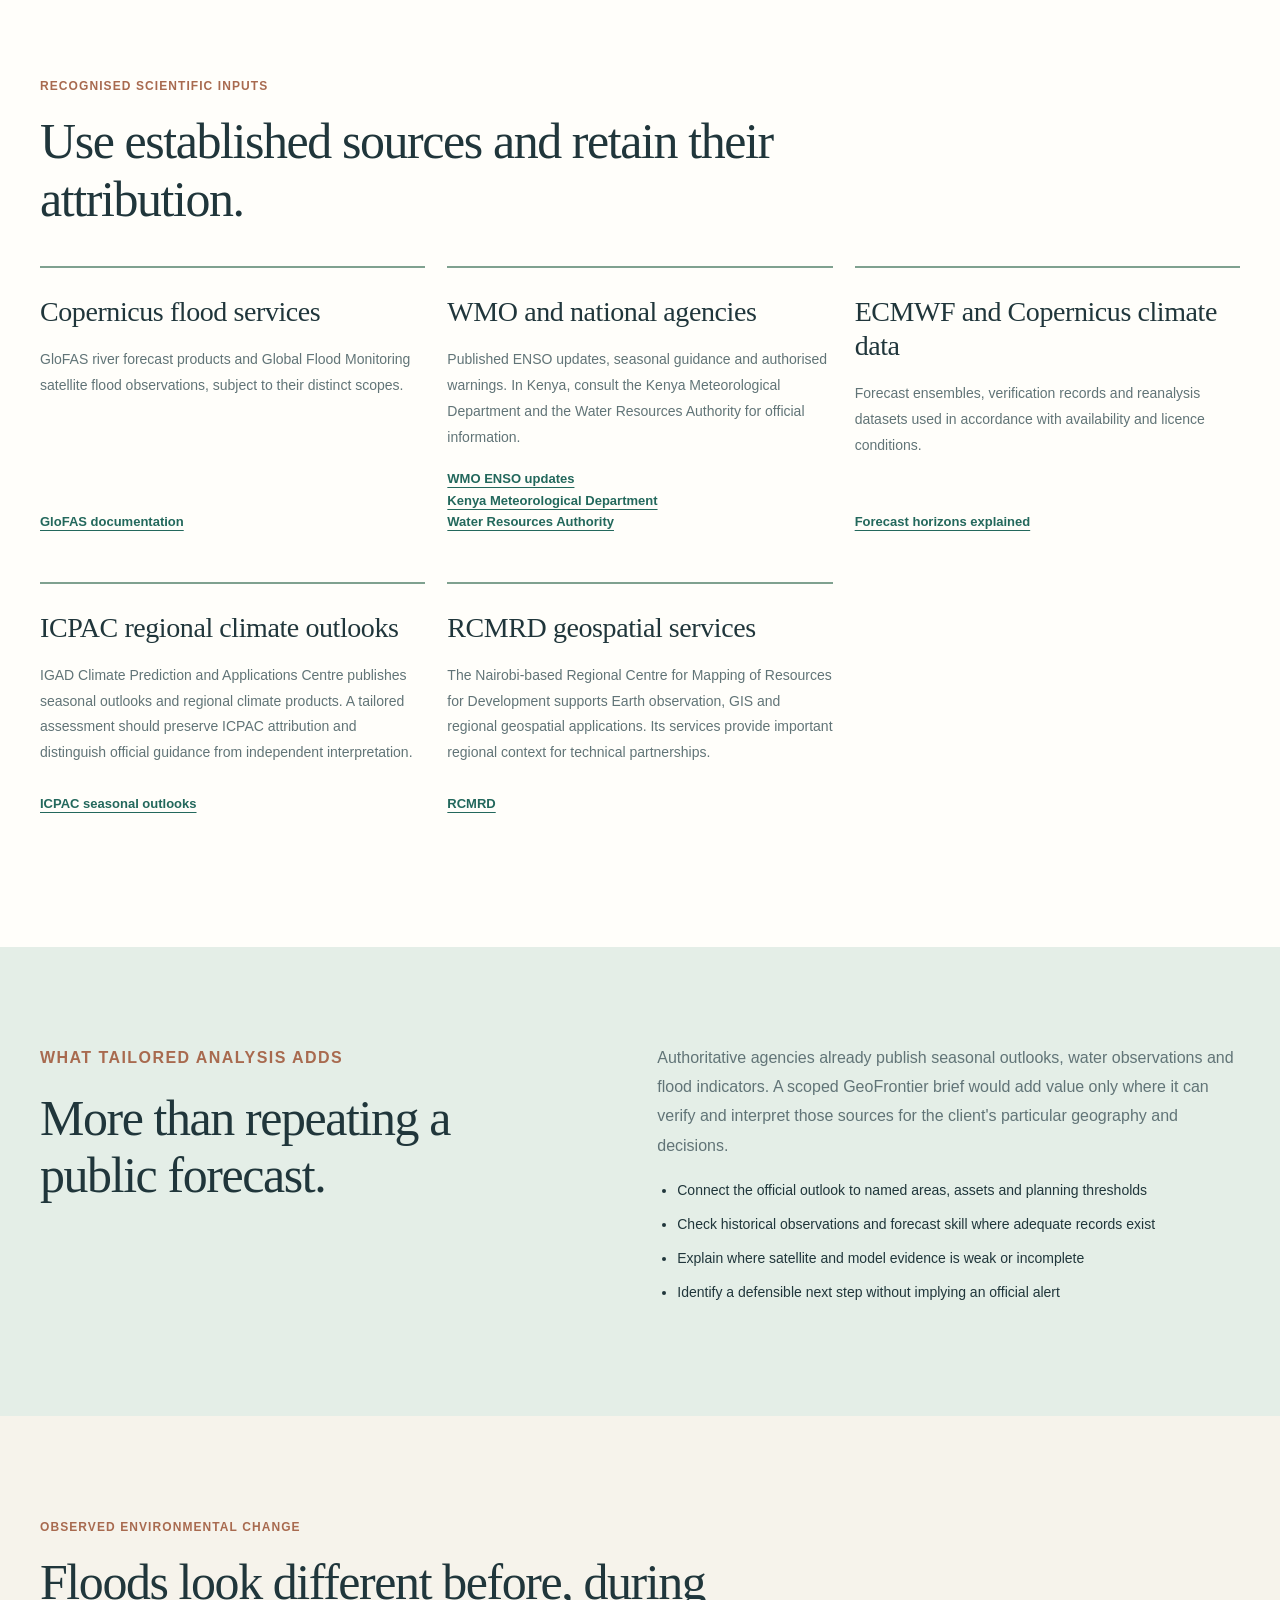
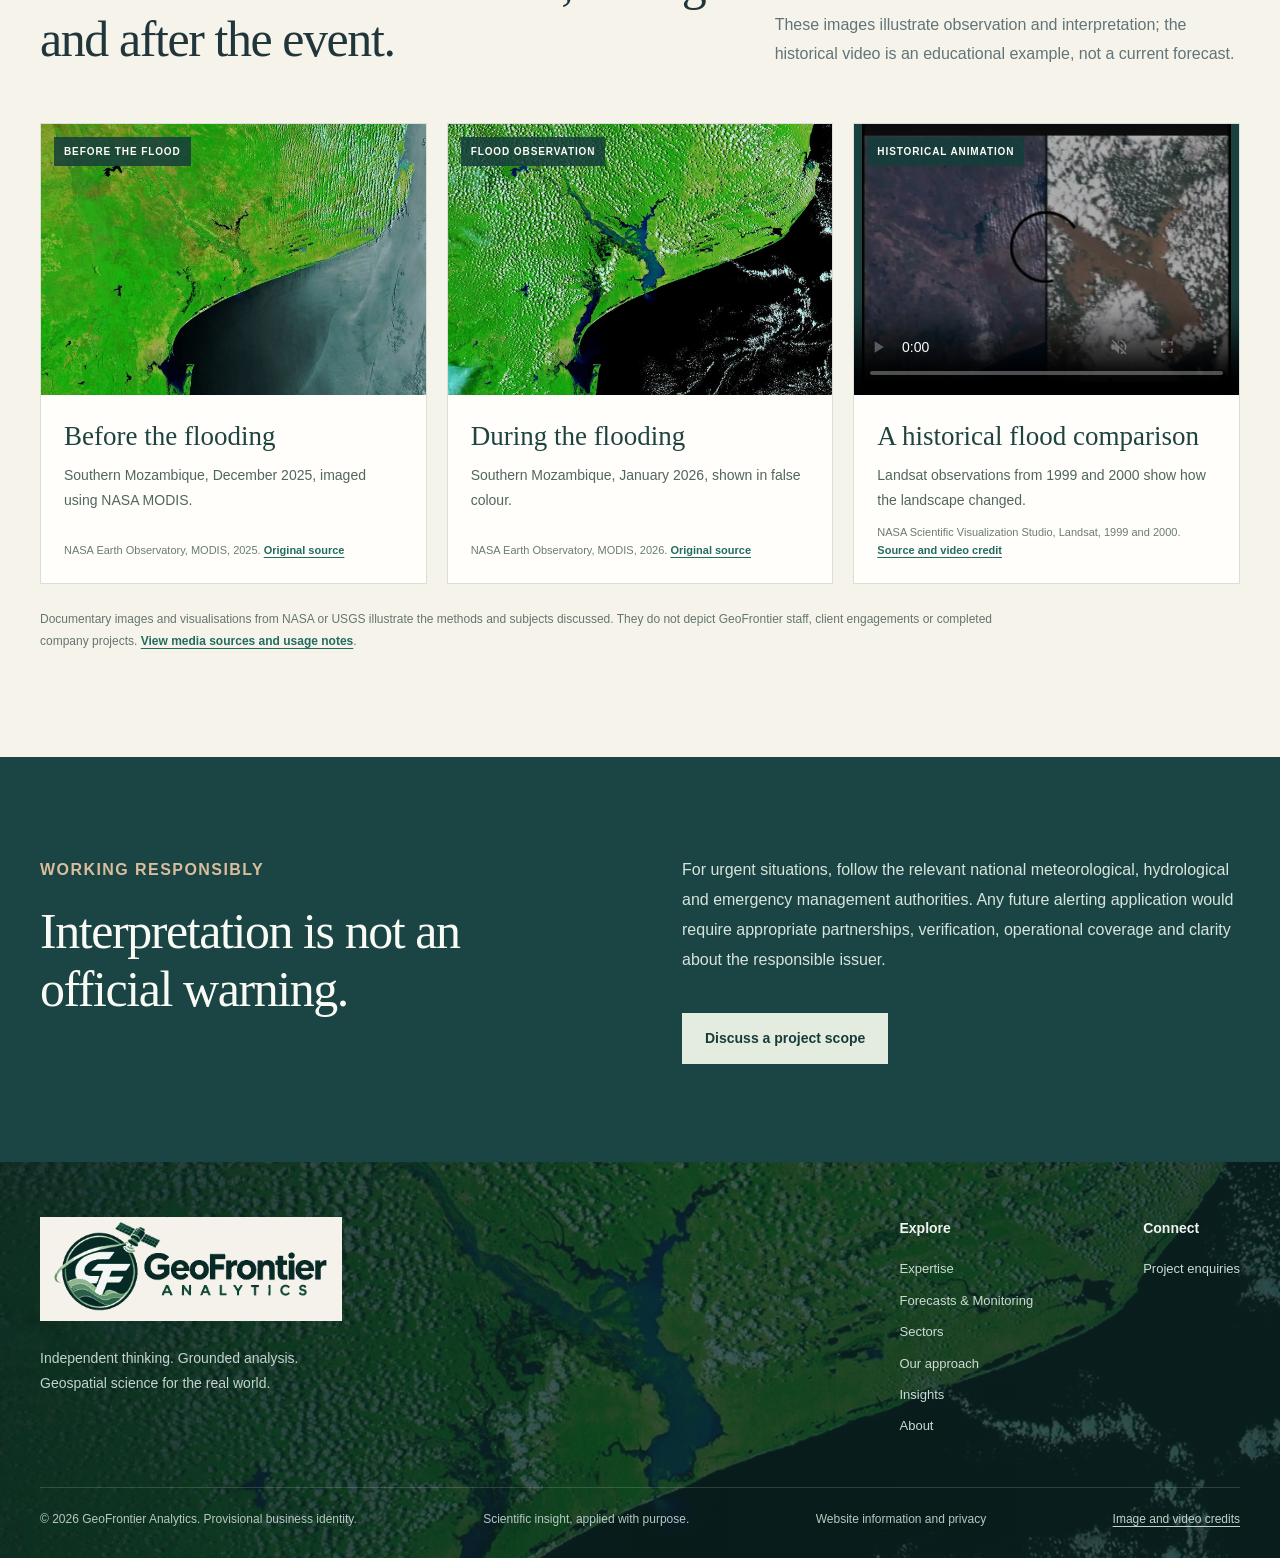
<file: monitoring.html>
<!DOCTYPE html><html lang="en"><head><meta charset="utf-8"><meta name="viewport" content="width=device-width,initial-scale=1"><title>Forecasting and Monitoring | GeoFrontier Analytics</title><meta name="description" content="Proposed forecasting and environmental monitoring services: floods, ENSO, rainfall, drought, heat and satellite-based change detection."><meta name="theme-color" content="#f5f2eb"><link rel="icon" type="image/svg+xml" href="assets/favicon.svg"><link rel="stylesheet" href="css/site-v2.css"><script src="js/site-v2.js" defer></script></head><body><a href="#main" class="skip-link">Skip to content</a><header class="site-header"><div class="shell header-content"><a class="site-brand" href="index.html" aria-label="GeoFrontier Analytics home"><img src="assets/geofrontier-orbital-logo.png?v=5" alt="GeoFrontier Analytics" width="270" height="90" decoding="async"></a><button class="menu-toggle" type="button" aria-controls="site-nav" aria-expanded="false" aria-label="Open menu"><span></span><span></span><span></span></button><nav class="site-nav" id="site-nav" aria-label="Main navigation"><a href="index.html">Home</a><a href="services.html">Expertise</a><a href="monitoring.html" aria-current="page">Forecasts &amp; Monitoring</a><a href="education.html">Education</a><a href="sectors.html">Sectors</a><a href="approach.html">Our approach</a><a href="insights.html">Insights</a><a href="about.html">About</a><a href="contact.html">Contact</a></nav><a class="header-contact" href="contact.html">Discuss a project <span aria-hidden="true">↗</span></a></div></header><main id="main">
<section class="page-hero geofrontier-video-page-hero risk-hero geofrontier-monitoring-video"><div class="geofrontier-video-media geofrontier-hero-media" aria-hidden="true"><video class="geofrontier-bg-video" autoplay muted loop playsinline preload="metadata" tabindex="-1" poster="assets/media/geofrontier-monitoring-reel-poster.jpg"><source src="assets/media/geofrontier-monitoring-reel.mp4" type="video/mp4"></video></div><div class="geofrontier-video-shade" aria-hidden="true"></div><div class="shell page-hero-grid"><div><p class="section-label">Forecasting and environmental monitoring</p><h1>See what is changing. Prepare for what may come.</h1><p>Floods, unusual rainfall, drought and climate variability affect livelihoods, infrastructure and long-term planning. GeoFrontier aims to support partners with scientifically grounded monitoring, forecast interpretation and geospatial risk information.</p><a class="btn btn-dark" href="contact.html">Discuss a monitoring need</a></div>
<aside class="hero-side-note"><strong>Our present scope</strong><p>These are proposed, project-based consultancy capabilities. GeoFrontier does not currently operate a continuously staffed warning centre, issue official emergency alerts or guarantee real-time coverage. Formal warning responsibilities remain with the relevant authorities.</p></aside></div><p class="geofrontier-video-attribution">Background footage: NASA Johnson / NASA Goddard. <a href="media-credits.html#background-video">Video sources</a></p></section>
<nav class="page-jump" aria-label="Forecast and monitoring services"><div class="shell"><span>Explore services</span><a href="#floods">Floods</a><a href="#enso">El Niño and climate drivers</a><a href="#seasonal">Weather outlooks</a><a href="#drought">Drought</a><a href="#heat">Extreme heat</a><a href="#land">Land and water</a><a href="#delivery">Deliverables</a></div></nav>
<section class="monitoring-intro"><div class="shell monitoring-intro-grid"><div><p class="section-label">A connected view</p><h2>Monitoring and forecasting answer different questions.</h2></div><div><p><strong>Monitoring</strong> describes conditions that have been observed or estimated, such as floodwater detected in a satellite scene, rainfall deficits or evolving sea surface temperatures.</p><p><strong>Forecasting</strong> estimates possible future conditions. Forecasts become less certain as lead times grow and must be interpreted with appropriate skill evidence, probabilities and local context.</p><p>Our planned work links both with spatial exposure, infrastructure, terrain and stakeholder decisions, without treating model output as a verified impact prediction.</p></div></div></section>
<section class="monitoring-list"><div class="shell">
<article id="floods" class="monitor-service"><div class="monitor-service-heading"><span class="monitor-kicker">Hydrology and disaster risk</span><h2>Flood monitoring and flood-risk information</h2><p>Use earth observation, terrain and hydrological products to understand where flooding has occurred and where river conditions warrant closer assessment.</p></div><div class="monitor-service-detail">
<div><h3>What a project can include</h3><ul><li>Satellite-observed flood extent from suitable radar or optical imagery</li><li>Assessment of historical flooding and changes in exposed land use</li><li>Interpretation of river flood forecast indicators from authorised providers</li><li>Spatial summaries for disaster planning, field verification and response partners</li><li>GPS and GNSS location capture for field checks and monitoring-site inventories</li></ul></div>
<div><h3>Possible outputs</h3><p>Dated flood extent maps, catchment briefs, river forecast interpretation notes, GIS layers and decision support dashboards.</p><p class="monitor-caution"><strong>Limitation:</strong> River discharge forecasts do not directly show local inundation extent. GloFAS is primarily a river flood forecasting system and does not provide flash flood, coastal flood or real-time inundation forecasts. Satellite coverage and ground validation also constrain flood mapping.</p></div></div></article>
<article id="enso" class="monitor-service"><div class="monitor-service-heading"><span class="monitor-kicker">Climate variability</span><h2>El Niño, La Niña and climate-driver monitoring</h2><p>Interpret the evolving El Niño Southern Oscillation (ENSO), the Indian Ocean Dipole and relevant tropical climate signals in the context of seasonal rainfall and temperature outlooks.</p></div><div class="monitor-service-detail"><div><h3>What a project can include</h3><ul><li>Periodic summaries of published ENSO and Indian Ocean Dipole indices</li><li>Explanation of probabilities from official seasonal outlooks</li><li>Regional teleconnection analysis with historical observations</li><li>Climate-driver briefings for planning and stakeholder communication</li></ul></div><div><h3>Possible outputs</h3><p>Monthly climate-driver bulletins, anomaly charts, scenario briefs and sector-focused interpretation of official forecasts.</p><p class="monitor-caution"><strong>Limitation:</strong> An El Niño or La Niña phase is not a deterministic forecast of rainfall or flooding at a particular place. Local effects vary by season and region; any inference must be assessed against observed patterns and regional forecast guidance.</p></div></div></article>
<article id="seasonal" class="monitor-service"><div class="monitor-service-heading"><span class="monitor-kicker">Weather and climate outlooks</span><h2>Subseasonal and seasonal forecasting support</h2><p>Develop statistical postprocessing, verification and interpretation of probabilistic temperature, precipitation and related forecast information for planning horizons beyond day-to-day weather.</p></div><div class="monitor-service-detail"><div><h3>What a project can include</h3><ul><li>Calibration and evaluation of suitably licensed forecast ensembles</li><li>Subseasonal summaries on weekly timescales</li><li>Seasonal anomalies, probabilities and forecast skill diagnostics</li><li>Hindcasts, reliability plots and stakeholder-ready forecast briefs</li></ul></div><div><h3>Possible outputs</h3><p>Forecast verification reports, anomaly and probability maps, customised outlook briefs and reproducible workflows.</p><p class="monitor-caution"><strong>Limitation:</strong> Skill varies by variable, region, season and lead time. This page does not claim a validated GeoFrontier operational forecasting product. The founder's independent <a href="forecasting.html">SeasonBlend competition work</a> is separate from any company service.</p></div></div></article>
<article id="drought" class="monitor-service"><div class="monitor-service-heading"><span class="monitor-kicker">Water and agricultural systems</span><h2>Drought and rainfall-deficit monitoring</h2><p>Combine precipitation, vegetation, evapotranspiration and soil moisture indicators to identify changes relevant to water availability, agriculture and ecosystem conditions.</p></div><div class="monitor-service-detail"><div><h3>What a project can include</h3><ul><li>Rainfall anomalies, dry spell and seasonal deficit analysis</li><li>Vegetation and soil moisture indicator mapping where data permit</li><li>Historical drought-event comparisons and spatial summaries</li><li>Interpretation for agriculture, water and environmental programmes</li></ul></div><div><h3>Possible outputs</h3><p>Drought indicator maps, time-series dashboards, historical comparisons and data quality notes.</p><p class="monitor-caution"><strong>Limitation:</strong> Meteorological, agricultural and hydrological drought describe different processes. A single index cannot establish local crop failure or water scarcity without contextual evidence.</p></div></div></article>
<article id="heat" class="monitor-service"><div class="monitor-service-heading"><span class="monitor-kicker">Thermal environments</span><h2>Extreme heat and heat-stress assessment</h2><p>Analyse temperature and humidity patterns to support environmental planning, exposure screening and the evaluation of heat-sensitive locations.</p></div><div class="monitor-service-detail"><div><h3>What a project can include</h3><ul><li>Historical temperature and heat anomaly assessments</li><li>Spatial urban heat and land surface temperature mapping</li><li>Screening of heat-stress indicators where suitable inputs exist</li><li>Interpretation of published heat outlooks for planning purposes</li></ul></div><div><h3>Possible outputs</h3><p>Heat maps, trends, exposure-screening briefs and interpretable spatial summaries.</p><p class="monitor-caution"><strong>Limitation:</strong> Land surface temperature is not air temperature, and heat-stress indices require specific meteorological inputs. This is environmental analysis, not personal medical advice or a public heat-warning service.</p></div></div></article>
<article id="land" class="monitor-service"><div class="monitor-service-heading"><span class="monitor-kicker">Environmental observation</span><h2>Land, water and infrastructure change monitoring</h2><p>Track measurable landscape changes using satellite time series and GIS, helping organisations identify places for further investigation.</p></div><div class="monitor-service-detail"><div><h3>What a project can include</h3><ul><li>Land cover, vegetation and watershed change detection</li><li>Waterbody and wetland observations from suitable imagery</li><li>Exploratory ground-motion trends from radar interferometry</li><li>Mapping of monitoring priorities for field teams</li><li>GNSS-supported reference observations for field validation</li></ul></div><div><h3>Possible outputs</h3><p>Time series, GIS layers, map atlases, change reports and exploratory dashboards.</p><p class="monitor-caution"><strong>Limitation:</strong> Satellite observations complement field data. Ground movement does not by itself predict a landslide, and change-detection signals may reflect sensor or seasonal effects.</p></div></div></article>
</div></section>
<section class="monitoring-delivery" id="delivery"><div class="shell"><div class="section-heading"><div><p class="section-label">How support could be structured</p><h2>From periodic evidence briefs to tailored monitoring workflows.</h2></div><p>Every arrangement would be subject to data access, clear scope, validation, business readiness and appropriate partner responsibilities.</p></div><div class="monitor-delivery-grid">
<article><span>Assessment</span><h3>Baseline and historical analysis</h3><p>Review past events, observed conditions and available ground data. Agree on useful indicators and where evidence is incomplete.</p></article>
<article><span>Monitoring</span><h3>Repeatable spatial reporting</h3><p>Develop periodic maps and summaries using agreed update intervals, processing workflows and quality controls.</p></article>
<article><span>Forecast interpretation</span><h3>Probability-based outlooks</h3><p>Translate forecasts and uncertainty from suitably licensed sources into accessible briefs and visualisations for specific questions.</p></article>
<article><span>Capacity</span><h3>Dashboards and technical handover</h3><p>Build exploratory tools and training materials while documenting the inputs, methods and ongoing maintenance requirements.</p></article>
</div><p class="monitor-delivery-note">There is no live monitoring feed, automatic public warning subscription or service-level commitment on this website at present.</p></div></section>
<section class="monitor-source"><div class="shell"><p class="section-label">Recognised scientific inputs</p><h2>Use established sources and retain their attribution.</h2><div class="monitor-source-grid">
<article><h3>Copernicus flood services</h3><p>GloFAS river forecast products and Global Flood Monitoring satellite flood observations, subject to their distinct scopes.</p><a href="https://global-flood.emergency.copernicus.eu/general-information/about-glofas/" target="_blank" rel="noopener noreferrer">GloFAS documentation</a></article>
<article><h3>WMO and national agencies</h3><p>Published ENSO updates, seasonal guidance and authorised warnings. In Kenya, consult the Kenya Meteorological Department and the Water Resources Authority for official information.</p><a href="https://wmo.int/publication-series/el-ninola-nina-updates" target="_blank" rel="noopener noreferrer">WMO ENSO updates</a><a href="https://meteo.go.ke/Services/weather-forecasting/" target="_blank" rel="noopener noreferrer">Kenya Meteorological Department</a><a href="https://wra.go.ke/surface-water-assesment-monitoring/" target="_blank" rel="noopener noreferrer">Water Resources Authority</a></article>
<article><h3>ECMWF and Copernicus climate data</h3><p>Forecast ensembles, verification records and reanalysis datasets used in accordance with availability and licence conditions.</p><a href="https://www.ecmwf.int/en/about/media-centre/focus/2025/fact-sheet-sub-seasonal-and-seasonal-predictions" target="_blank" rel="noopener noreferrer">Forecast horizons explained</a></article><article><h3>ICPAC regional climate outlooks</h3><p>IGAD Climate Prediction and Applications Centre publishes seasonal outlooks and regional climate products. A tailored assessment should preserve ICPAC attribution and distinguish official guidance from independent interpretation.</p><a href="https://www.icpac.net/seasonal-forecast/" target="_blank" rel="noopener noreferrer">ICPAC seasonal outlooks</a></article><article><h3>RCMRD geospatial services</h3><p>The Nairobi-based Regional Centre for Mapping of Resources for Development supports Earth observation, GIS and regional geospatial applications. Its services provide important regional context for technical partnerships.</p><a href="https://www.rcmrd.org/en/" target="_blank" rel="noopener noreferrer">RCMRD</a></article>
</div></div></section>
<section class="monitor-value"><div class="shell monitor-value-grid"><div><p class="section-label">What tailored analysis adds</p><h2>More than repeating a public forecast.</h2></div><div><p>Authoritative agencies already publish seasonal outlooks, water observations and flood indicators. A scoped GeoFrontier brief would add value only where it can verify and interpret those sources for the client's particular geography and decisions.</p><ul><li>Connect the official outlook to named areas, assets and planning thresholds</li><li>Check historical observations and forecast skill where adequate records exist</li><li>Explain where satellite and model evidence is weak or incomplete</li><li>Identify a defensible next step without implying an official alert</li></ul></div></div></section>
<section class="visual-evidence" id="monitoring-media"><div class="shell"><div class="visual-evidence-head"><div><p class="section-label">Observed environmental change</p><h2>Floods look different before, during and after the event.</h2></div><p>These images illustrate observation and interpretation; the historical video is an educational example, not a current forecast.</p></div><div class="source-visual-grid"><figure class="source-visual-card"><div class="source-media"><img src="assets/media/mozambique-pre-flood-2025.webp" loading="lazy" decoding="async" alt="NASA MODIS false-colour observation of southern Mozambique before the January 2026 floods"><span class="source-media-tag">Before the flood</span></div><figcaption><strong>Before the flooding</strong><span>Southern Mozambique, December 2025, imaged using NASA MODIS.</span><small>NASA Earth Observatory, MODIS, 2025. <a href="https://science.nasa.gov/earth/earth-observatory/floods-inundate-southern-mozambique/" target="_blank" rel="noopener noreferrer">Original source</a></small></figcaption></figure>
<figure class="source-visual-card"><div class="source-media"><img src="assets/media/mozambique-flood-2026.webp" loading="lazy" decoding="async" alt="NASA false-colour MODIS observation of flooding in southern Mozambique in January 2026"><span class="source-media-tag">Flood observation</span></div><figcaption><strong>During the flooding</strong><span>Southern Mozambique, January 2026, shown in false colour.</span><small>NASA Earth Observatory, MODIS, 2026. <a href="https://science.nasa.gov/earth/earth-observatory/floods-inundate-southern-mozambique/" target="_blank" rel="noopener noreferrer">Original source</a></small></figcaption></figure>
<figure class="source-visual-card"><div class="source-media source-media-video"><video class="source-video" muted loop playsinline controls preload="none" poster="assets/media/mozambique-flood-2000-still.webp" aria-label="NASA Landsat side by side animation of flooding in Mozambique in 1999 and 2000"><source src="assets/media/mozambique-flood-comparison-2000.mp4" type="video/mp4">Video playback is not supported on this browser.</video><span class="source-media-tag">Historical animation</span></div><figcaption><strong>A historical flood comparison</strong><span>Landsat observations from 1999 and 2000 show how the landscape changed.</span><small>NASA Scientific Visualization Studio, Landsat, 1999 and 2000. <a href="https://svs.gsfc.nasa.gov/1235/" target="_blank" rel="noopener noreferrer">Source and video credit</a></small></figcaption></figure></div><p class="visual-evidence-note">Documentary images and visualisations from NASA or USGS illustrate the methods and subjects discussed. They do not depict GeoFrontier staff, client engagements or completed company projects. <a href="media-credits.html">View media sources and usage notes</a>.</p></div></section><section class="monitor-final"><div class="shell monitor-final-grid"><div><p class="section-label">Working responsibly</p><h2>Interpretation is not an official warning.</h2></div><div><p>For urgent situations, follow the relevant national meteorological, hydrological and emergency management authorities. Any future alerting application would require appropriate partnerships, verification, operational coverage and clarity about the responsible issuer.</p><a class="btn btn-dark" href="contact.html">Discuss a project scope</a></div></div></section></main><footer class="site-footer geofrontier-video-footer"><div class="geofrontier-video-media geofrontier-photo-media geofrontier-footer-media" aria-hidden="true"><img src="assets/media/mozambique-flood-2026.webp" alt="" decoding="async" loading="eager"></div><div class="geofrontier-video-shade" aria-hidden="true"></div><div class="shell"><div class="footer-upper"><div class="footer-brand"><a href="index.html"><img src="assets/geofrontier-orbital-logo.png?v=5" alt="GeoFrontier Analytics" width="270" height="90" decoding="async"></a><p>Independent thinking. Grounded analysis.<br>Geospatial science for the real world.</p></div><div class="footer-columns"><div><strong>Explore</strong><a href="services.html">Expertise</a><a href="monitoring.html">Forecasts &amp; Monitoring</a><a href="sectors.html">Sectors</a><a href="approach.html">Our approach</a><a href="insights.html">Insights</a><a href="about.html">About</a></div><div><strong>Connect</strong><a href="contact.html">Project enquiries</a></div></div></div><div class="footer-bottom"><span>© <span data-year>2026</span> GeoFrontier Analytics. Provisional business identity.</span><span>Scientific insight, applied with purpose.</span><a class="footer-privacy" href="privacy.html">Website information and privacy</a><a class="footer-media" href="media-credits.html">Image and video credits</a></div></div></footer></body></html>
</file>
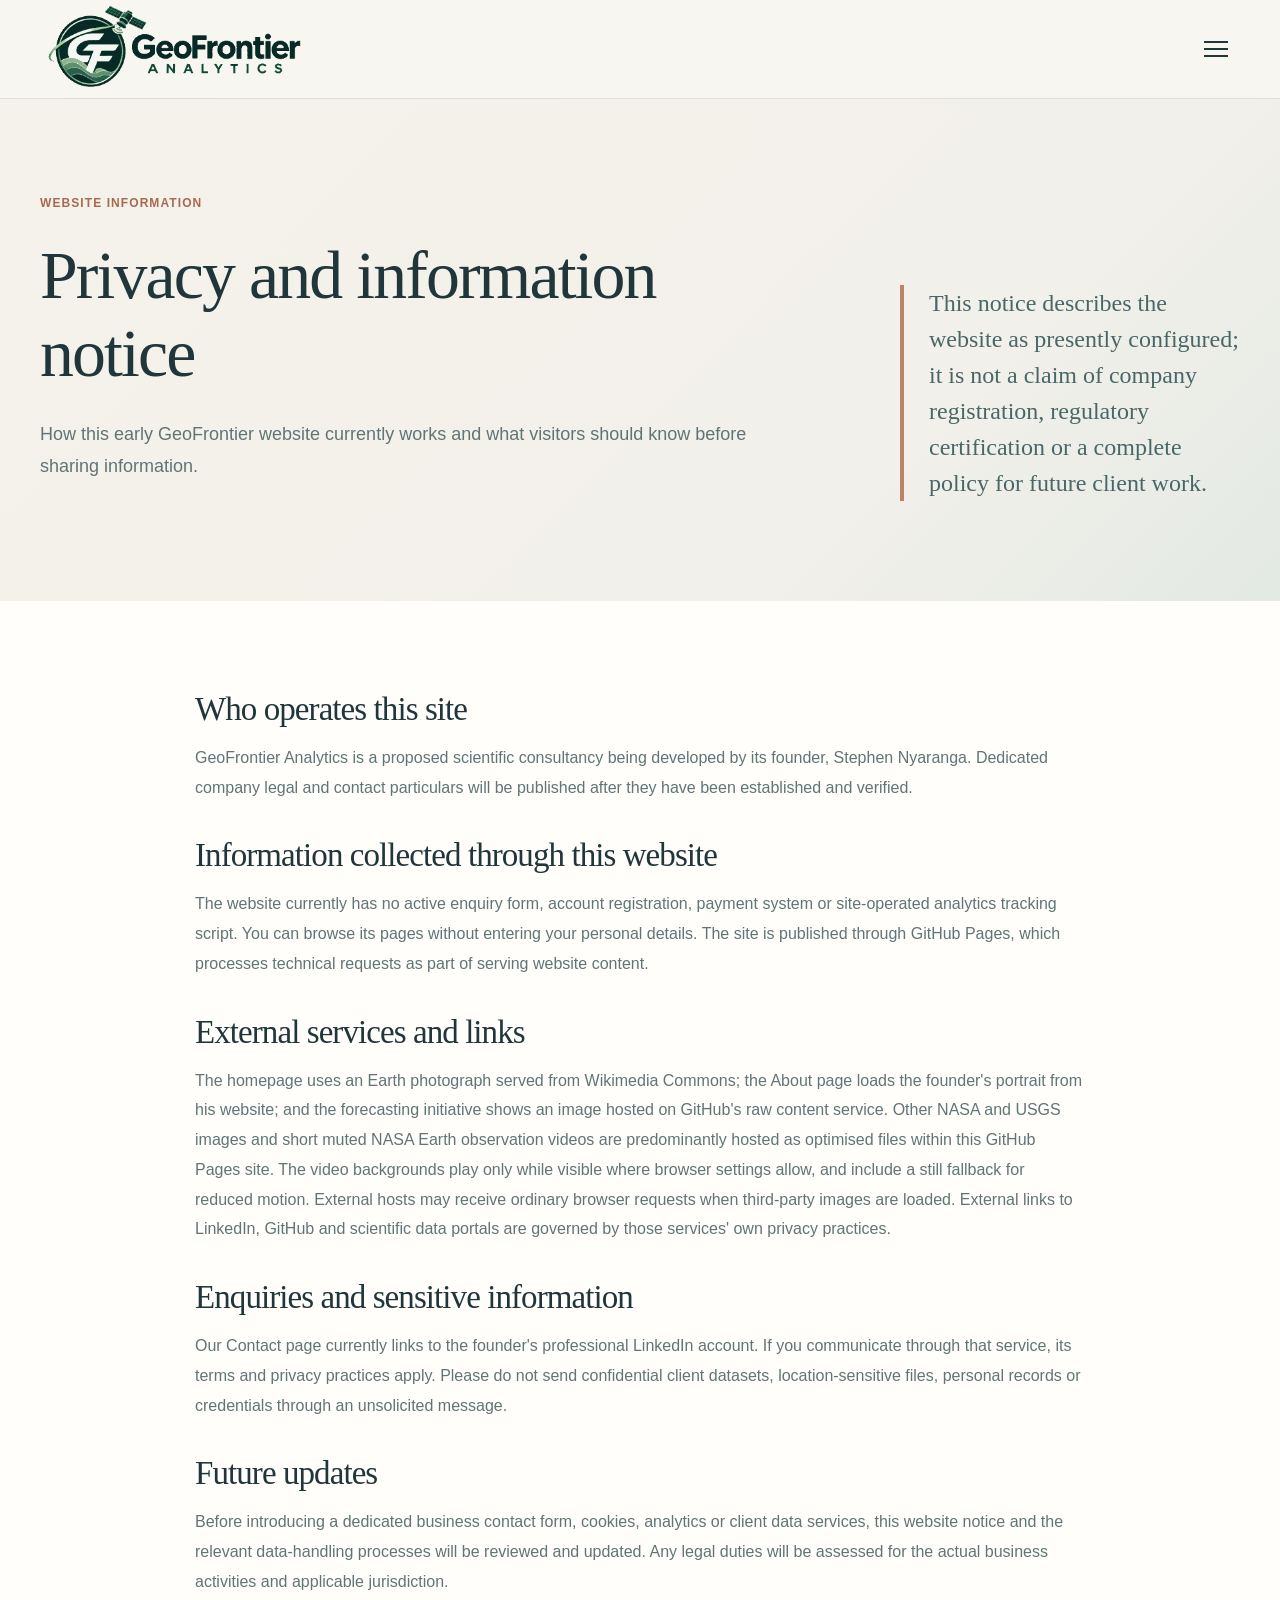
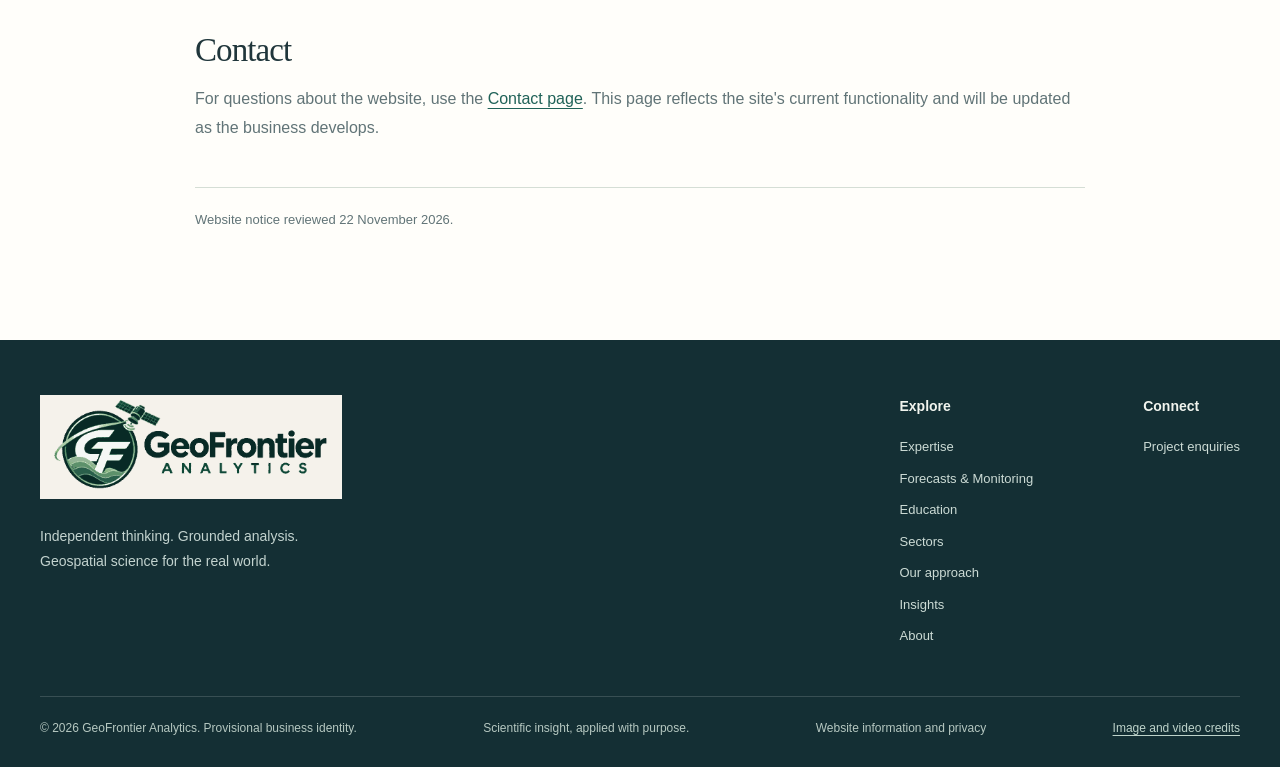
<file: privacy.html>
<!DOCTYPE html><html lang="en"><head><meta charset="utf-8"><meta name="viewport" content="width=device-width,initial-scale=1"><title>Privacy and Website Notice | GeoFrontier Analytics</title><meta name="description" content="Website information and privacy notice for GeoFrontier Analytics, a geospatial consultancy in development."><meta name="theme-color" content="#f5f2eb"><link rel="icon" href="assets/favicon.svg" type="image/svg+xml"><link rel="stylesheet" href="css/site-v2.css"><script src="js/site-v2.js" defer></script></head><body><a href="#main" class="skip-link">Skip to content</a><header class="site-header"><div class="shell header-content"><a class="site-brand" href="index.html" aria-label="GeoFrontier Analytics home"><img src="assets/geofrontier-orbital-logo.png?v=5" alt="GeoFrontier Analytics" width="270" height="90" decoding="async"></a><button class="menu-toggle" type="button" aria-controls="site-nav" aria-expanded="false" aria-label="Open menu"><span></span><span></span><span></span></button><nav class="site-nav" id="site-nav" aria-label="Main navigation"><a href="index.html">Home</a><a href="services.html">Expertise</a><a href="monitoring.html">Forecasts &amp; Monitoring</a><a href="education.html">Education</a><a href="sectors.html">Sectors</a><a href="approach.html">Our approach</a><a href="insights.html">Insights</a><a href="about.html">About</a><a href="contact.html">Contact</a></nav><a class="header-contact" href="contact.html">Discuss a project <span aria-hidden="true">↗</span></a></div></header><main id="main"><section class="page-hero"><div class="shell page-hero-grid"><div><p class="section-label">Website information</p><h1>Privacy and information notice</h1><p>How this early GeoFrontier website currently works and what visitors should know before sharing information.</p></div><div class="about-aside">This notice describes the website as presently configured; it is not a claim of company registration, regulatory certification or a complete policy for future client work.</div></div></section>
<section class="legal-section"><div class="shell legal-content">
<h2>Who operates this site</h2><p>GeoFrontier Analytics is a proposed scientific consultancy being developed by its founder, Stephen Nyaranga. Dedicated company legal and contact particulars will be published after they have been established and verified.</p>
<h2>Information collected through this website</h2><p>The website currently has no active enquiry form, account registration, payment system or site-operated analytics tracking script. You can browse its pages without entering your personal details. The site is published through GitHub Pages, which processes technical requests as part of serving website content.</p>
<h2>External services and links</h2><p>The homepage uses an Earth photograph served from Wikimedia Commons; the About page loads the founder's portrait from his website; and the forecasting initiative shows an image hosted on GitHub's raw content service. Other NASA and USGS images and short muted NASA Earth observation videos are predominantly hosted as optimised files within this GitHub Pages site. The video backgrounds play only while visible where browser settings allow, and include a still fallback for reduced motion. External hosts may receive ordinary browser requests when third-party images are loaded. External links to LinkedIn, GitHub and scientific data portals are governed by those services' own privacy practices.</p>
<h2>Enquiries and sensitive information</h2><p>Our Contact page currently links to the founder's professional LinkedIn account. If you communicate through that service, its terms and privacy practices apply. Please do not send confidential client datasets, location-sensitive files, personal records or credentials through an unsolicited message.</p>
<h2>Future updates</h2><p>Before introducing a dedicated business contact form, cookies, analytics or client data services, this website notice and the relevant data-handling processes will be reviewed and updated. Any legal duties will be assessed for the actual business activities and applicable jurisdiction.</p>
<h2>Contact</h2><p>For questions about the website, use the <a href="contact.html">Contact page</a>. This page reflects the site's current functionality and will be updated as the business develops.</p>
<p class="legal-date">Website notice reviewed 22 November 2026.</p></div></section></main><footer class="site-footer"><div class="shell"><div class="footer-upper"><div class="footer-brand"><a href="index.html"><img src="assets/geofrontier-orbital-logo.png?v=5" alt="GeoFrontier Analytics" width="270" height="90" decoding="async"></a><p>Independent thinking. Grounded analysis.<br>Geospatial science for the real world.</p></div><div class="footer-columns"><div><strong>Explore</strong><a href="services.html">Expertise</a><a href="monitoring.html">Forecasts &amp; Monitoring</a><a href="education.html">Education</a><a href="sectors.html">Sectors</a><a href="approach.html">Our approach</a><a href="insights.html">Insights</a><a href="about.html">About</a></div><div><strong>Connect</strong><a href="contact.html">Project enquiries</a></div></div></div><div class="footer-bottom"><span>© <span data-year>2026</span> GeoFrontier Analytics. Provisional business identity.</span><span>Scientific insight, applied with purpose.</span><a class="footer-privacy" href="privacy.html">Website information and privacy</a><a class="footer-media" href="media-credits.html">Image and video credits</a></div></div></footer></body></html>
</file>
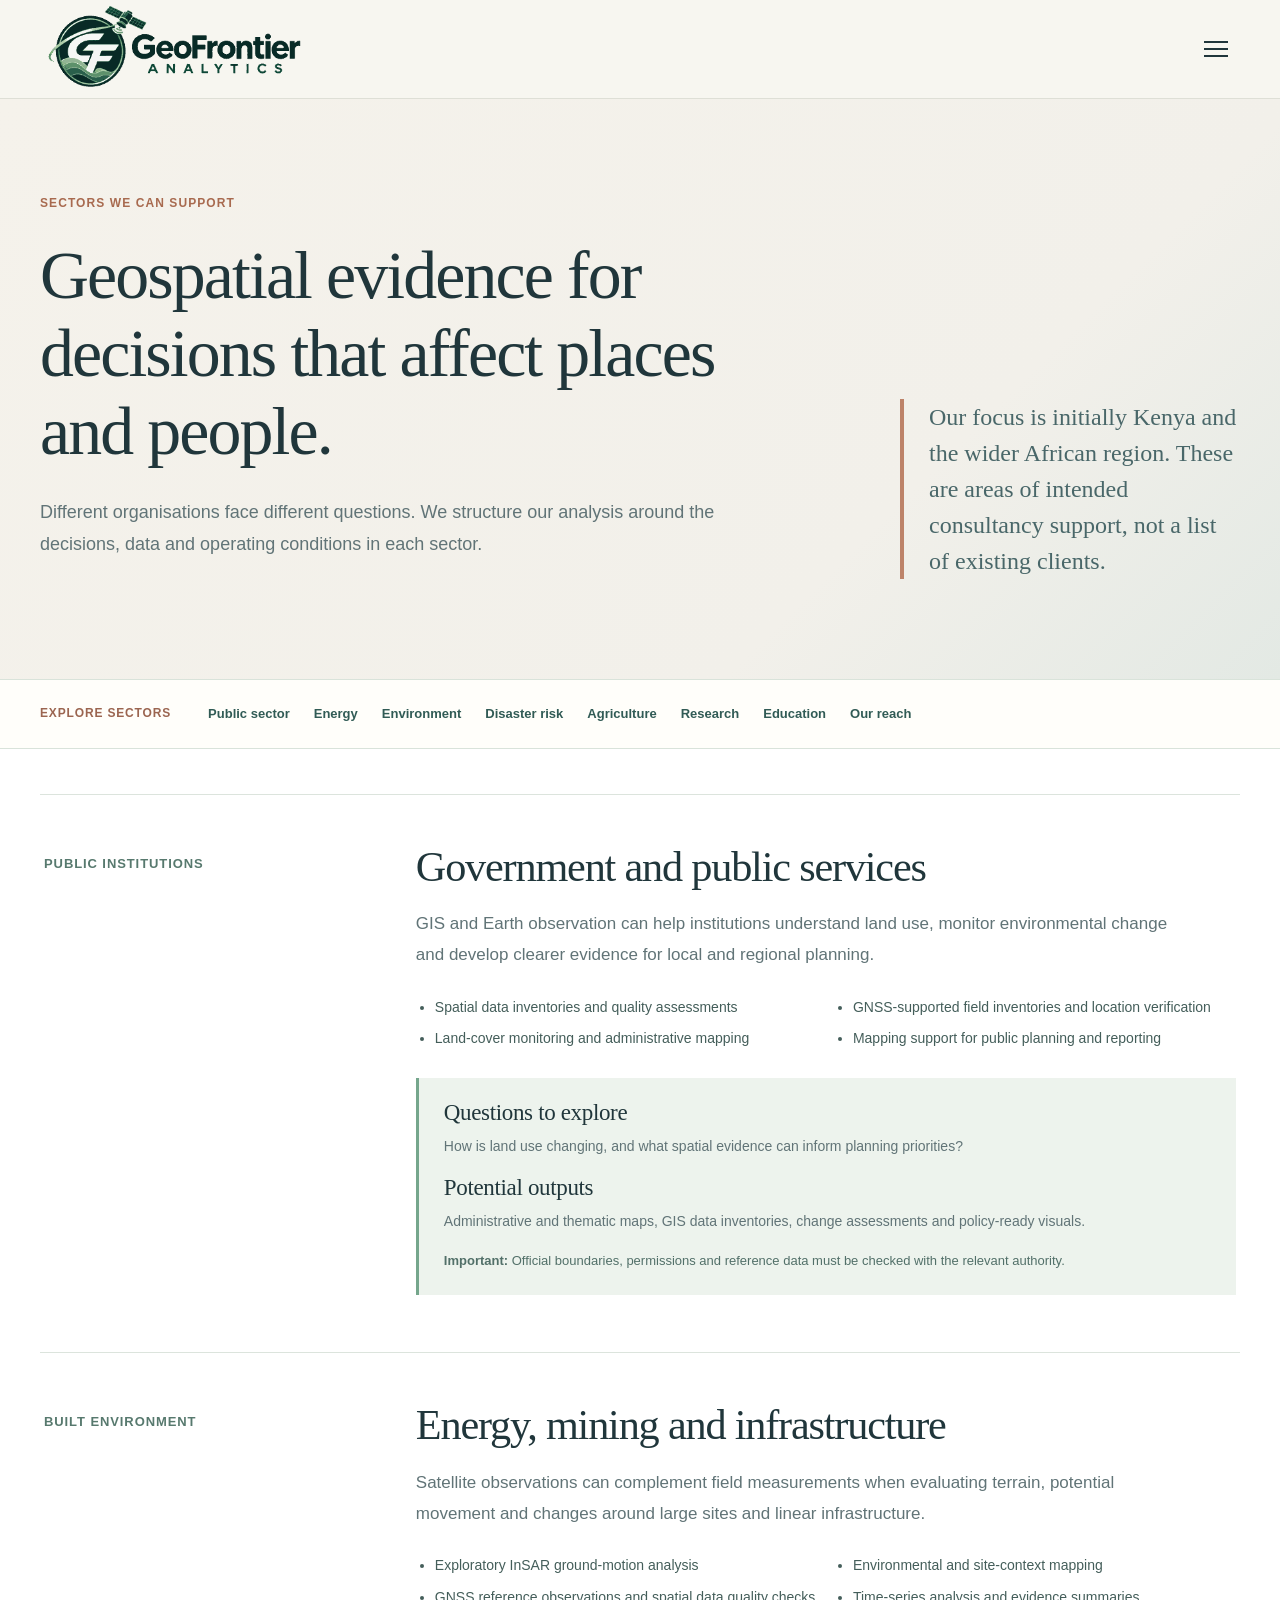
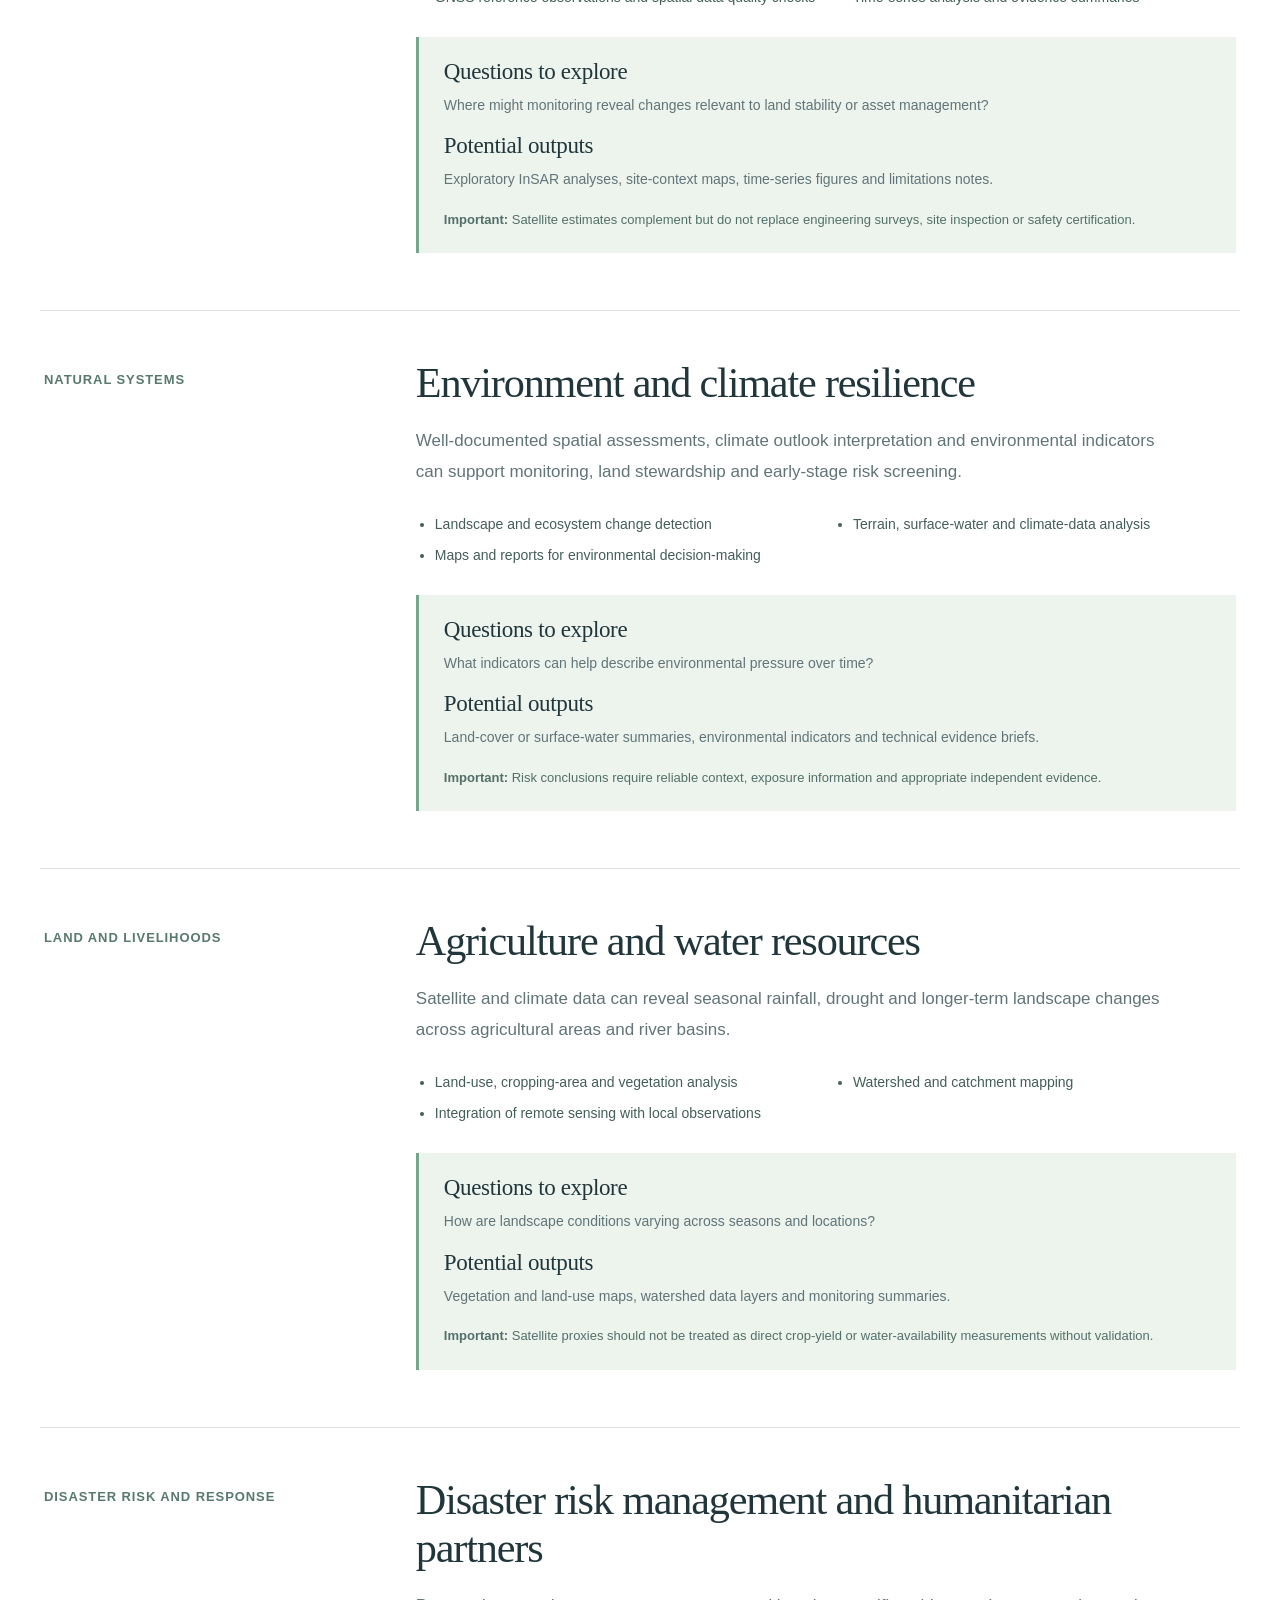
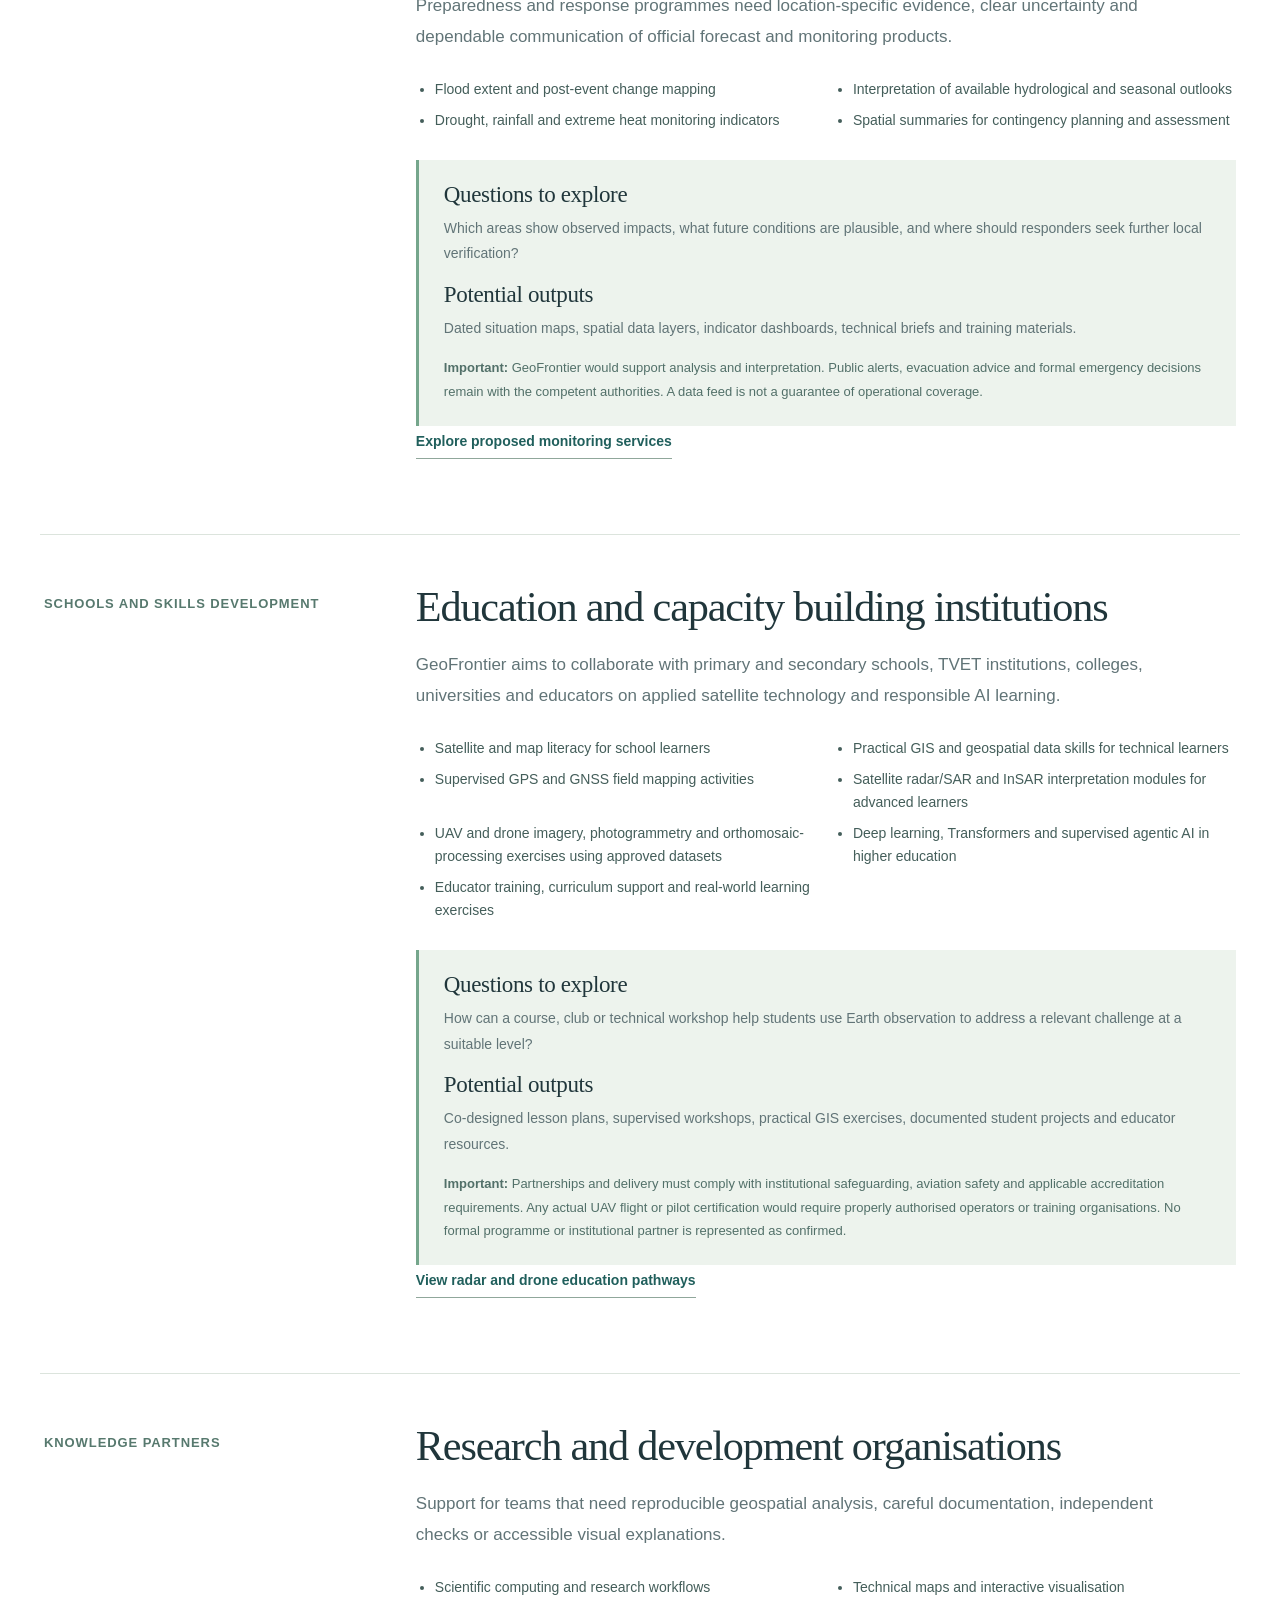
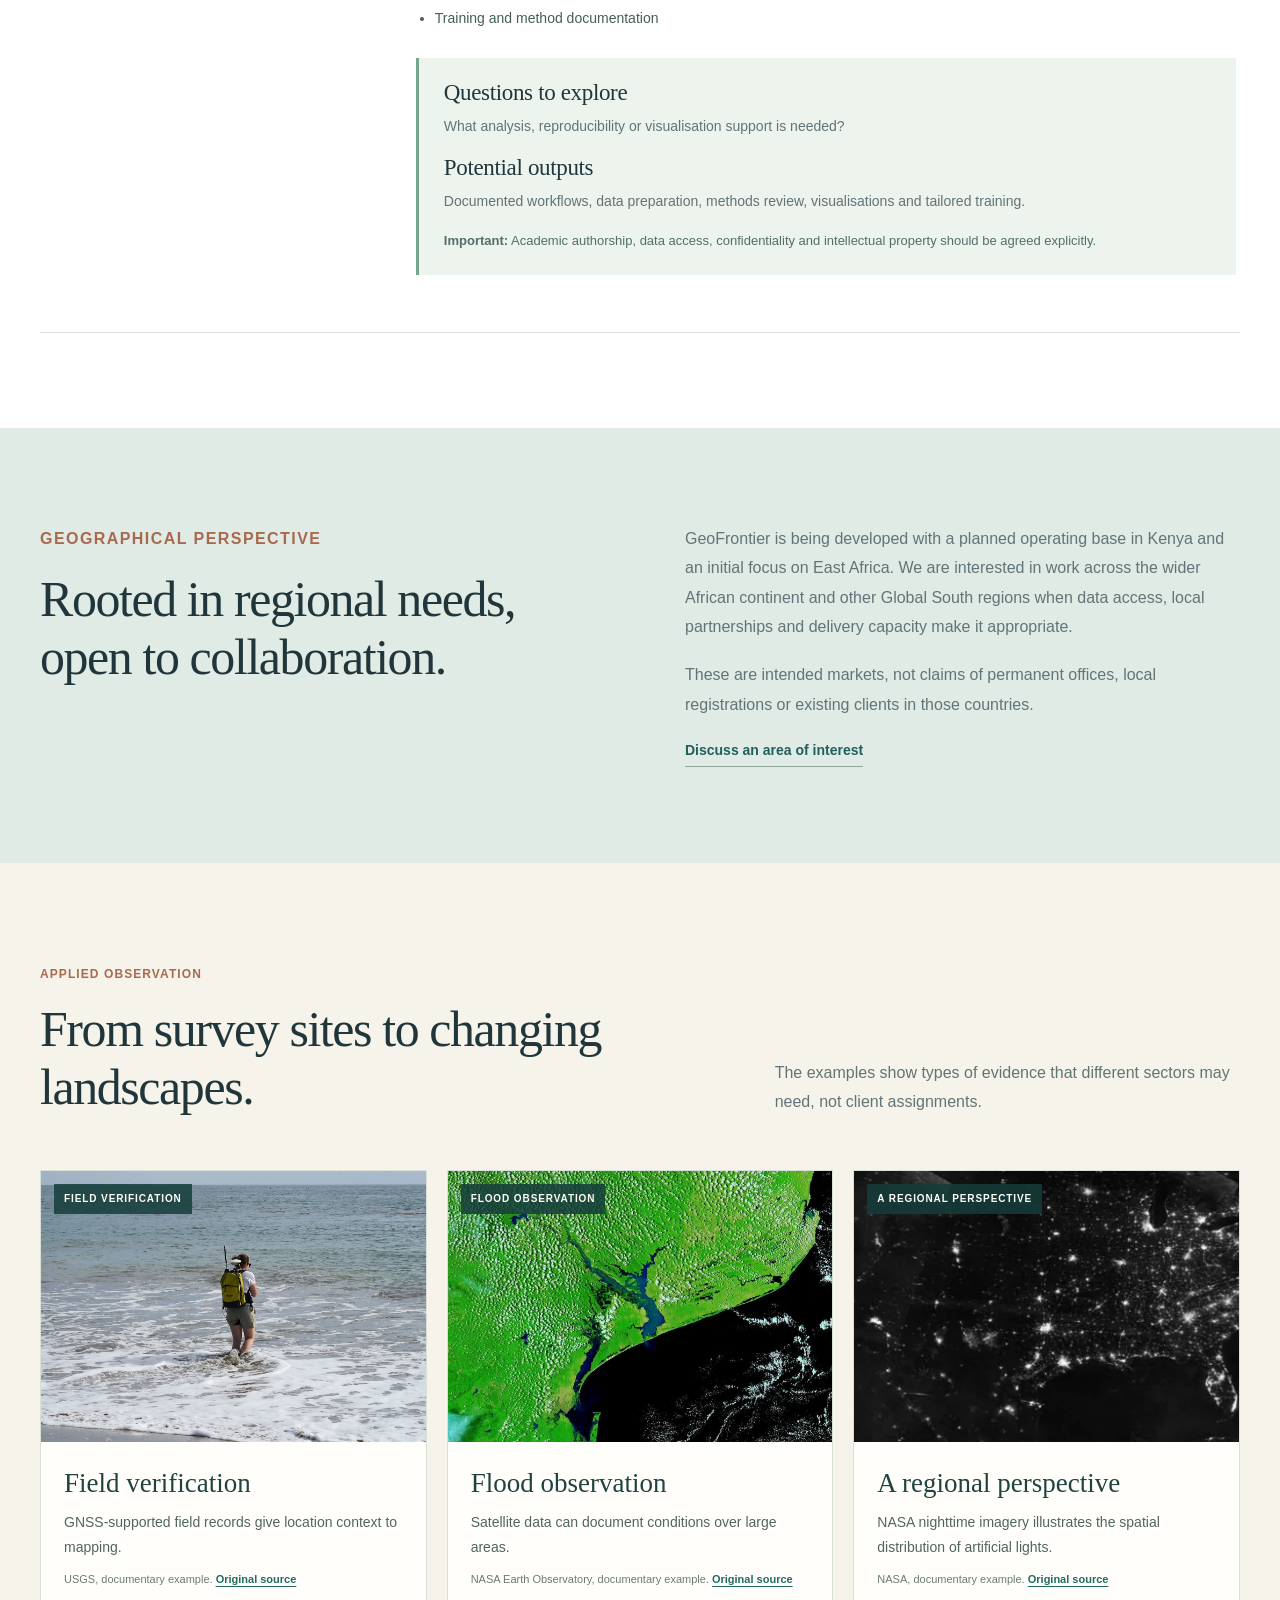
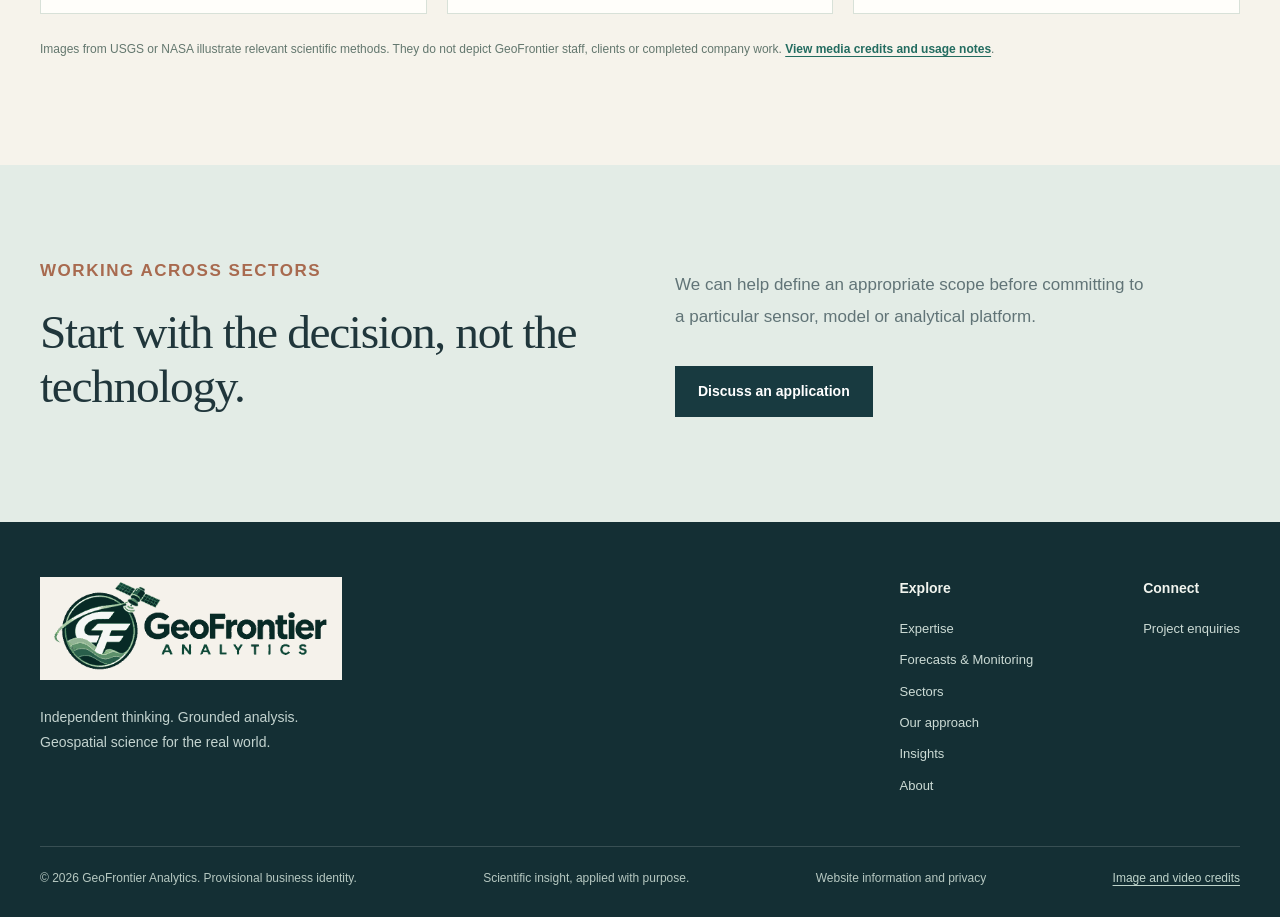
<file: sectors.html>
<!DOCTYPE html><html lang="en"><head><meta charset="utf-8"><meta name="viewport" content="width=device-width,initial-scale=1"><title>Sectors | GeoFrontier Analytics</title><meta name="description" content="Potential geospatial applications for public agencies, energy, the environment, agriculture, education and research institutions."><meta name="theme-color" content="#f5f2eb"><link rel="icon" type="image/svg+xml" href="assets/favicon.svg"><link rel="stylesheet" href="css/site-v2.css"><script src="js/site-v2.js" defer></script></head><body><a href="#main" class="skip-link">Skip to content</a><header class="site-header"><div class="shell header-content"><a class="site-brand" href="index.html" aria-label="GeoFrontier Analytics home"><img src="assets/geofrontier-orbital-logo.png?v=5" alt="GeoFrontier Analytics" width="270" height="90" decoding="async"></a><button class="menu-toggle" type="button" aria-controls="site-nav" aria-expanded="false" aria-label="Open menu"><span></span><span></span><span></span></button><nav class="site-nav" id="site-nav" aria-label="Main navigation"><a href="index.html">Home</a><a href="services.html">Expertise</a><a href="monitoring.html">Forecasts &amp; Monitoring</a><a href="education.html">Education</a><a href="sectors.html" aria-current="page">Sectors</a><a href="approach.html">Our approach</a><a href="insights.html">Insights</a><a href="about.html">About</a><a href="contact.html">Contact</a></nav><a class="header-contact" href="contact.html">Discuss a project <span aria-hidden="true">↗</span></a></div></header><main id="main"><section class="page-hero sectors-intro"><div class="shell page-hero-grid"><div><p class="section-label">Sectors we can support</p><h1>Geospatial evidence for decisions that affect places and people.</h1><p>Different organisations face different questions. We structure our analysis around the decisions, data and operating conditions in each sector.</p></div><aside class="hero-side-note">Our focus is initially Kenya and the wider African region. These are areas of intended consultancy support, not a list of existing clients.</aside></div></section><nav class="page-jump" aria-label="Industry sections"><div class="shell"><span>Explore sectors</span><a href="#government">Public sector</a><a href="#energy">Energy</a><a href="#environment">Environment</a><a href="#disaster-risk">Disaster risk</a><a href="#agriculture">Agriculture</a><a href="#research">Research</a><a href="#education-sector">Education</a><a href="#coverage">Our reach</a></div></nav>
<section class="industry-section"><div class="shell">
<article class="industry-row" id="government"><div class="industry-code"><span>Public institutions</span></div><div><h2>Government and public services</h2><p>GIS and Earth observation can help institutions understand land use, monitor environmental change and develop clearer evidence for local and regional planning.</p><ul><li>Spatial data inventories and quality assessments</li><li>GNSS-supported field inventories and location verification</li><li>Land-cover monitoring and administrative mapping</li><li>Mapping support for public planning and reporting</li></ul><div class="sector-brief"><h3>Questions to explore</h3><p>How is land use changing, and what spatial evidence can inform planning priorities?</p><h3>Potential outputs</h3><p>Administrative and thematic maps, GIS data inventories, change assessments and policy-ready visuals.</p><p class="sector-boundary"><strong>Important:</strong> Official boundaries, permissions and reference data must be checked with the relevant authority.</p></div></div></article>
<article class="industry-row" id="energy"><div class="industry-code"><span>Built environment</span></div><div><h2>Energy, mining and infrastructure</h2><p>Satellite observations can complement field measurements when evaluating terrain, potential movement and changes around large sites and linear infrastructure.</p><ul><li>Exploratory InSAR ground-motion analysis</li><li>Environmental and site-context mapping</li><li>GNSS reference observations and spatial data quality checks</li><li>Time-series analysis and evidence summaries</li></ul><div class="sector-brief"><h3>Questions to explore</h3><p>Where might monitoring reveal changes relevant to land stability or asset management?</p><h3>Potential outputs</h3><p>Exploratory InSAR analyses, site-context maps, time-series figures and limitations notes.</p><p class="sector-boundary"><strong>Important:</strong> Satellite estimates complement but do not replace engineering surveys, site inspection or safety certification.</p></div></div></article>
<article class="industry-row" id="environment"><div class="industry-code"><span>Natural systems</span></div><div><h2>Environment and climate resilience</h2><p>Well-documented spatial assessments, climate outlook interpretation and environmental indicators can support monitoring, land stewardship and early-stage risk screening.</p><ul><li>Landscape and ecosystem change detection</li><li>Terrain, surface-water and climate-data analysis</li><li>Maps and reports for environmental decision-making</li></ul><div class="sector-brief"><h3>Questions to explore</h3><p>What indicators can help describe environmental pressure over time?</p><h3>Potential outputs</h3><p>Land-cover or surface-water summaries, environmental indicators and technical evidence briefs.</p><p class="sector-boundary"><strong>Important:</strong> Risk conclusions require reliable context, exposure information and appropriate independent evidence.</p></div></div></article>
<article class="industry-row" id="agriculture"><div class="industry-code"><span>Land and livelihoods</span></div><div><h2>Agriculture and water resources</h2><p>Satellite and climate data can reveal seasonal rainfall, drought and longer-term landscape changes across agricultural areas and river basins.</p><ul><li>Land-use, cropping-area and vegetation analysis</li><li>Watershed and catchment mapping</li><li>Integration of remote sensing with local observations</li></ul><div class="sector-brief"><h3>Questions to explore</h3><p>How are landscape conditions varying across seasons and locations?</p><h3>Potential outputs</h3><p>Vegetation and land-use maps, watershed data layers and monitoring summaries.</p><p class="sector-boundary"><strong>Important:</strong> Satellite proxies should not be treated as direct crop-yield or water-availability measurements without validation.</p></div></div></article>
<article class="industry-row" id="disaster-risk"><div class="industry-code"><span>Disaster risk and response</span></div><div><h2>Disaster risk management and humanitarian partners</h2><p>Preparedness and response programmes need location-specific evidence, clear uncertainty and dependable communication of official forecast and monitoring products.</p><ul><li>Flood extent and post-event change mapping</li><li>Interpretation of available hydrological and seasonal outlooks</li><li>Drought, rainfall and extreme heat monitoring indicators</li><li>Spatial summaries for contingency planning and assessment</li></ul>
<div class="sector-brief"><h3>Questions to explore</h3><p>Which areas show observed impacts, what future conditions are plausible, and where should responders seek further local verification?</p><h3>Potential outputs</h3><p>Dated situation maps, spatial data layers, indicator dashboards, technical briefs and training materials.</p><p class="sector-boundary"><strong>Important:</strong> GeoFrontier would support analysis and interpretation. Public alerts, evacuation advice and formal emergency decisions remain with the competent authorities. A data feed is not a guarantee of operational coverage.</p></div><p><a class="inline-link" href="monitoring.html">Explore proposed monitoring services</a></p></div></article>
<article class="industry-row" id="education-sector"><div class="industry-code"><span>Schools and skills development</span></div><div><h2>Education and capacity building institutions</h2><p>GeoFrontier aims to collaborate with primary and secondary schools, TVET institutions, colleges, universities and educators on applied satellite technology and responsible AI learning.</p><ul><li>Satellite and map literacy for school learners</li><li>Practical GIS and geospatial data skills for technical learners</li><li>Supervised GPS and GNSS field mapping activities</li><li>Satellite radar/SAR and InSAR interpretation modules for advanced learners</li><li>UAV and drone imagery, photogrammetry and orthomosaic-processing exercises using approved datasets</li><li>Deep learning, Transformers and supervised agentic AI in higher education</li><li>Educator training, curriculum support and real-world learning exercises</li></ul><div class="sector-brief"><h3>Questions to explore</h3><p>How can a course, club or technical workshop help students use Earth observation to address a relevant challenge at a suitable level?</p><h3>Potential outputs</h3><p>Co-designed lesson plans, supervised workshops, practical GIS exercises, documented student projects and educator resources.</p><p class="sector-boundary"><strong>Important:</strong> Partnerships and delivery must comply with institutional safeguarding, aviation safety and applicable accreditation requirements. Any actual UAV flight or pilot certification would require properly authorised operators or training organisations. No formal programme or institutional partner is represented as confirmed.</p></div><p><a class="inline-link" href="education.html#radar-uav">View radar and drone education pathways</a></p></div></article>
<article class="industry-row" id="research"><div class="industry-code"><span>Knowledge partners</span></div><div><h2>Research and development organisations</h2><p>Support for teams that need reproducible geospatial analysis, careful documentation, independent checks or accessible visual explanations.</p><ul><li>Scientific computing and research workflows</li><li>Technical maps and interactive visualisation</li><li>Training and method documentation</li></ul><div class="sector-brief"><h3>Questions to explore</h3><p>What analysis, reproducibility or visualisation support is needed?</p><h3>Potential outputs</h3><p>Documented workflows, data preparation, methods review, visualisations and tailored training.</p><p class="sector-boundary"><strong>Important:</strong> Academic authorship, data access, confidentiality and intellectual property should be agreed explicitly.</p></div></div></article>
</div></section><section class="coverage-section" id="coverage"><div class="shell coverage-grid"><div><p class="section-label">Geographical perspective</p><h2>Rooted in regional needs, open to collaboration.</h2></div><div><p>GeoFrontier is being developed with a planned operating base in Kenya and an initial focus on East Africa. We are interested in work across the wider African continent and other Global South regions when data access, local partnerships and delivery capacity make it appropriate.</p><p>These are intended markets, not claims of permanent offices, local registrations or existing clients in those countries.</p><a class="inline-link" href="contact.html">Discuss an area of interest</a></div></div></section><section class="visual-evidence" id="sector-visuals"><div class="shell"><div class="visual-evidence-head"><div><p class="section-label">Applied observation</p><h2>From survey sites to changing landscapes.</h2></div><p>The examples show types of evidence that different sectors may need, not client assignments.</p></div><div class="source-visual-grid"><figure class="source-visual-card"><div class="source-media"><img src="assets/media/gps-backpack.webp" alt="Scientist collecting a coastal survey with backpack GPS" loading="lazy" decoding="async"><span class="source-media-tag">Field verification</span></div><figcaption><strong>Field verification</strong><span>GNSS-supported field records give location context to mapping.</span><small>USGS, documentary example. <a href="https://www.usgs.gov/media/images/beach-survey-backpack-mounted-precision-gps-receiver" target="_blank" rel="noopener noreferrer">Original source</a></small></figcaption></figure><figure class="source-visual-card"><div class="source-media"><img src="assets/media/mozambique-flood-2026.webp" alt="MODIS image of Mozambique flooding in January 2026" loading="lazy" decoding="async"><span class="source-media-tag">Flood observation</span></div><figcaption><strong>Flood observation</strong><span>Satellite data can document conditions over large areas.</span><small>NASA Earth Observatory, documentary example. <a href="https://science.nasa.gov/earth/earth-observatory/floods-inundate-southern-mozambique/" target="_blank" rel="noopener noreferrer">Original source</a></small></figcaption></figure><figure class="source-visual-card"><div class="source-media"><img src="assets/media/nasa-night-lights.webp" alt="NASA image of nighttime lights over the United States" loading="lazy" decoding="async"><span class="source-media-tag">A regional perspective</span></div><figcaption><strong>A regional perspective</strong><span>NASA nighttime imagery illustrates the spatial distribution of artificial lights.</span><small>NASA, documentary example. <a href="https://github.com/nasa/api-docs" target="_blank" rel="noopener noreferrer">Original source</a></small></figcaption></figure></div><p class="visual-evidence-note">Images from USGS or NASA illustrate relevant scientific methods. They do not depict GeoFrontier staff, clients or completed company work. <a href="media-credits.html">View media credits and usage notes</a>.</p></div></section><section class="industry-outro"><div class="shell two-col-cta"><div><p class="section-label">Working across sectors</p><h2>Start with the decision, not the technology.</h2></div><div><p>We can help define an appropriate scope before committing to a particular sensor, model or analytical platform.</p><a href="contact.html" class="btn btn-dark">Discuss an application</a></div></div></section></main><footer class="site-footer"><div class="shell"><div class="footer-upper"><div class="footer-brand"><a href="index.html"><img src="assets/geofrontier-orbital-logo.png?v=5" alt="GeoFrontier Analytics" width="270" height="90" decoding="async"></a><p>Independent thinking. Grounded analysis.<br>Geospatial science for the real world.</p></div><div class="footer-columns"><div><strong>Explore</strong><a href="services.html">Expertise</a><a href="monitoring.html">Forecasts &amp; Monitoring</a><a href="sectors.html">Sectors</a><a href="approach.html">Our approach</a><a href="insights.html">Insights</a><a href="about.html">About</a></div><div><strong>Connect</strong><a href="contact.html">Project enquiries</a></div></div></div><div class="footer-bottom"><span>© <span data-year>2026</span> GeoFrontier Analytics. Provisional business identity.</span><span>Scientific insight, applied with purpose.</span><a class="footer-privacy" href="privacy.html">Website information and privacy</a><a class="footer-media" href="media-credits.html">Image and video credits</a></div></div></footer></body></html>
</file>
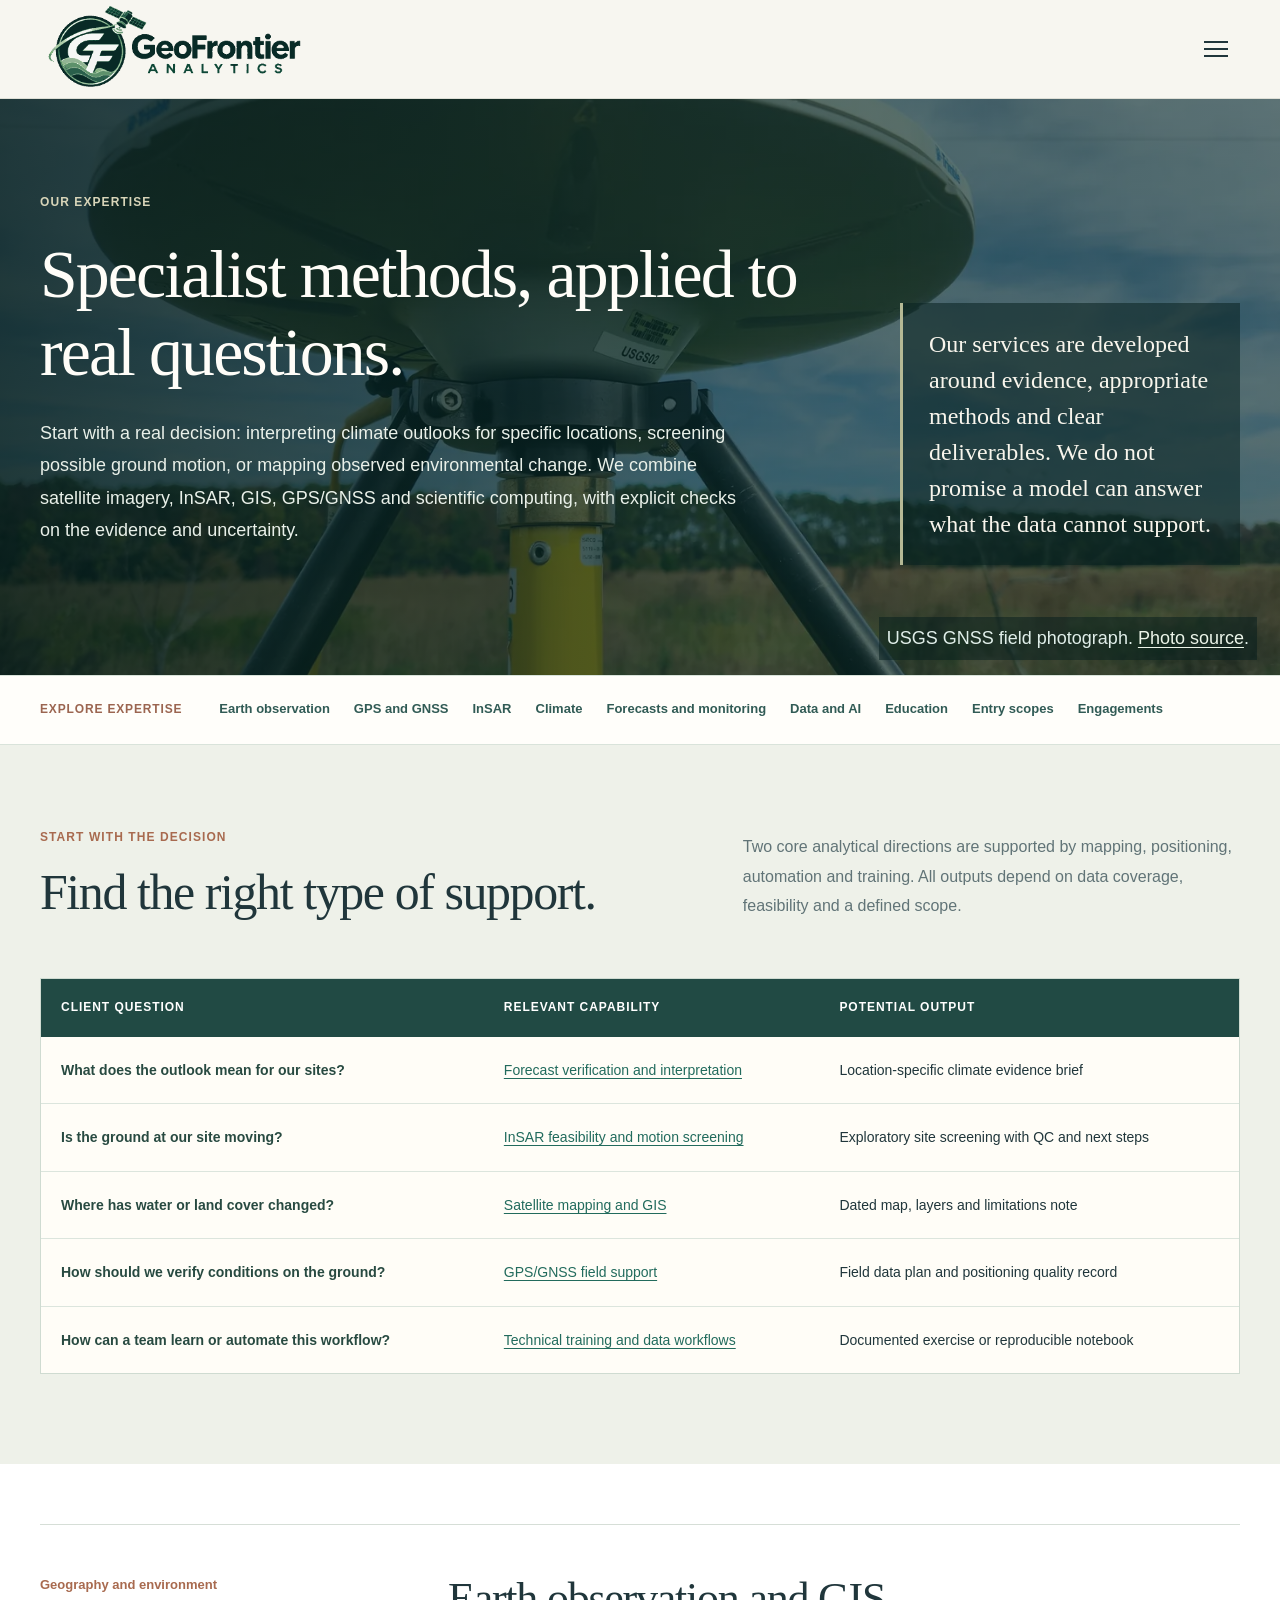
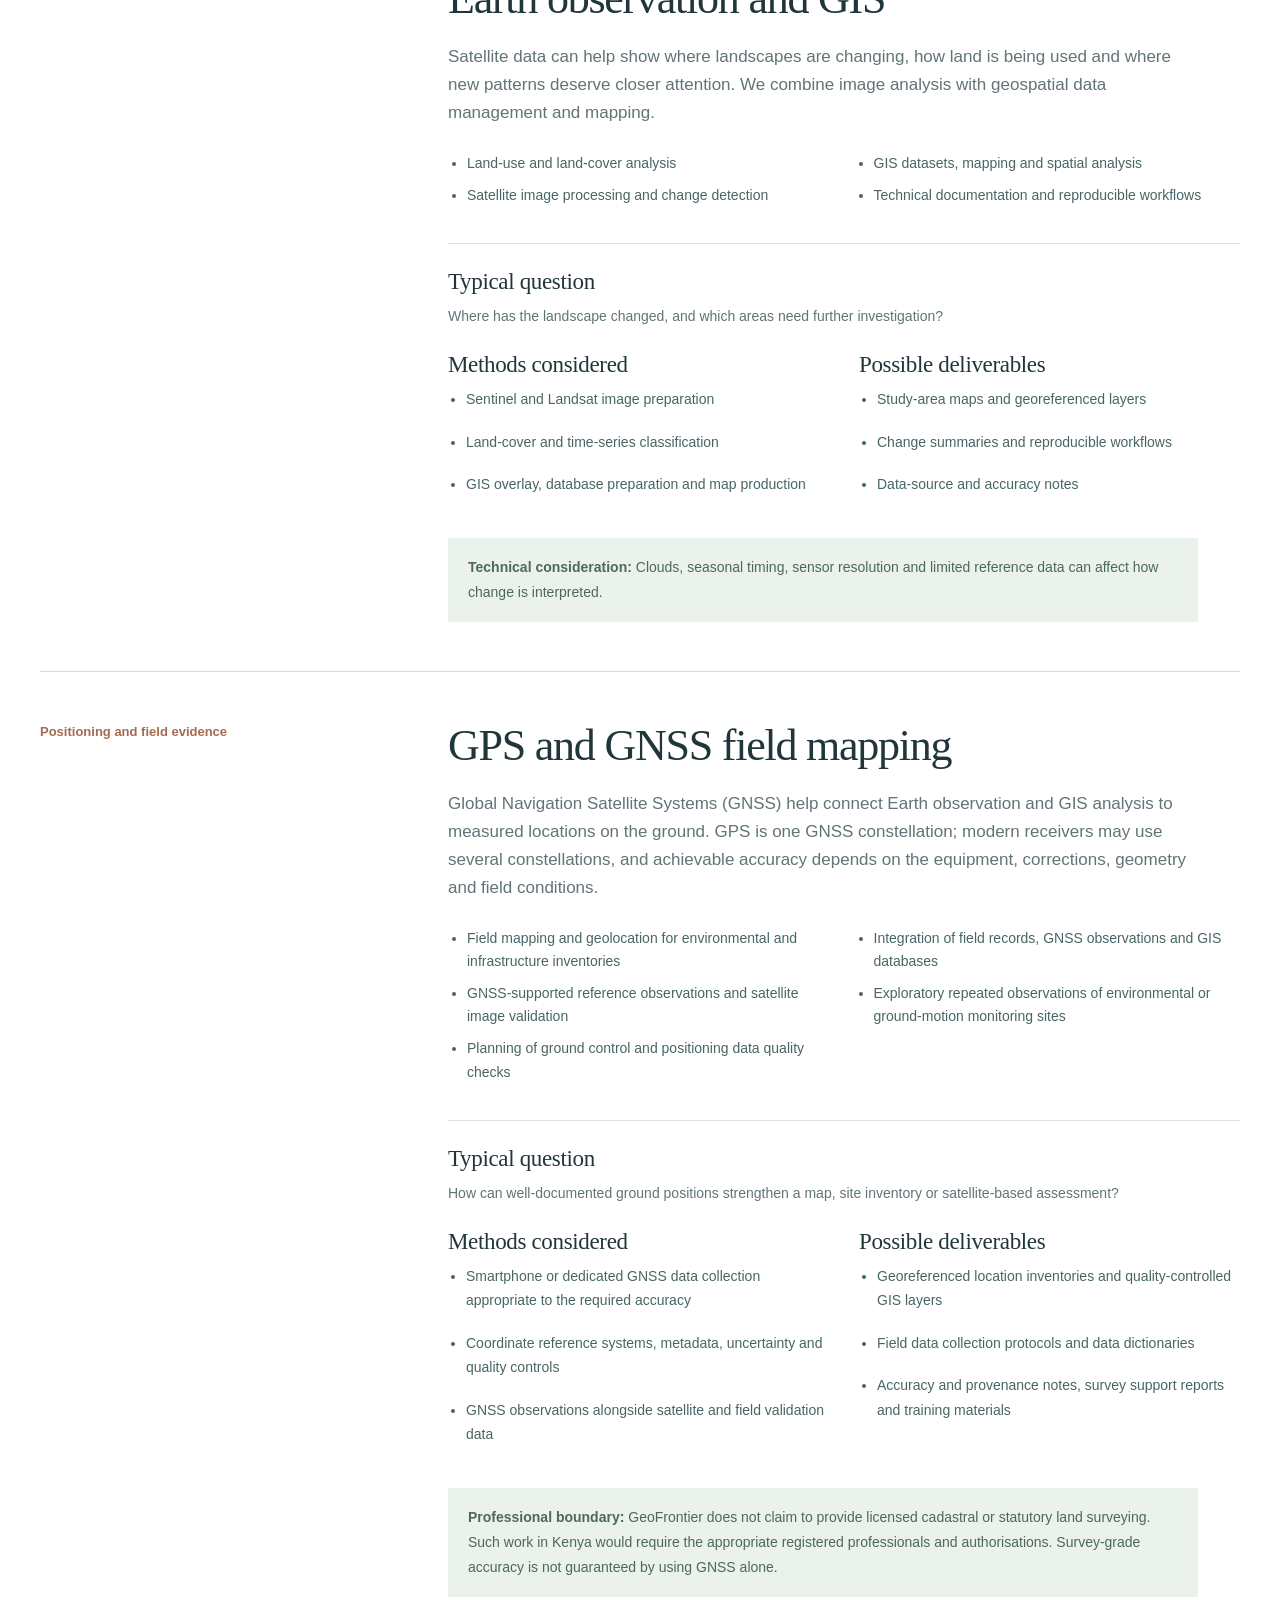
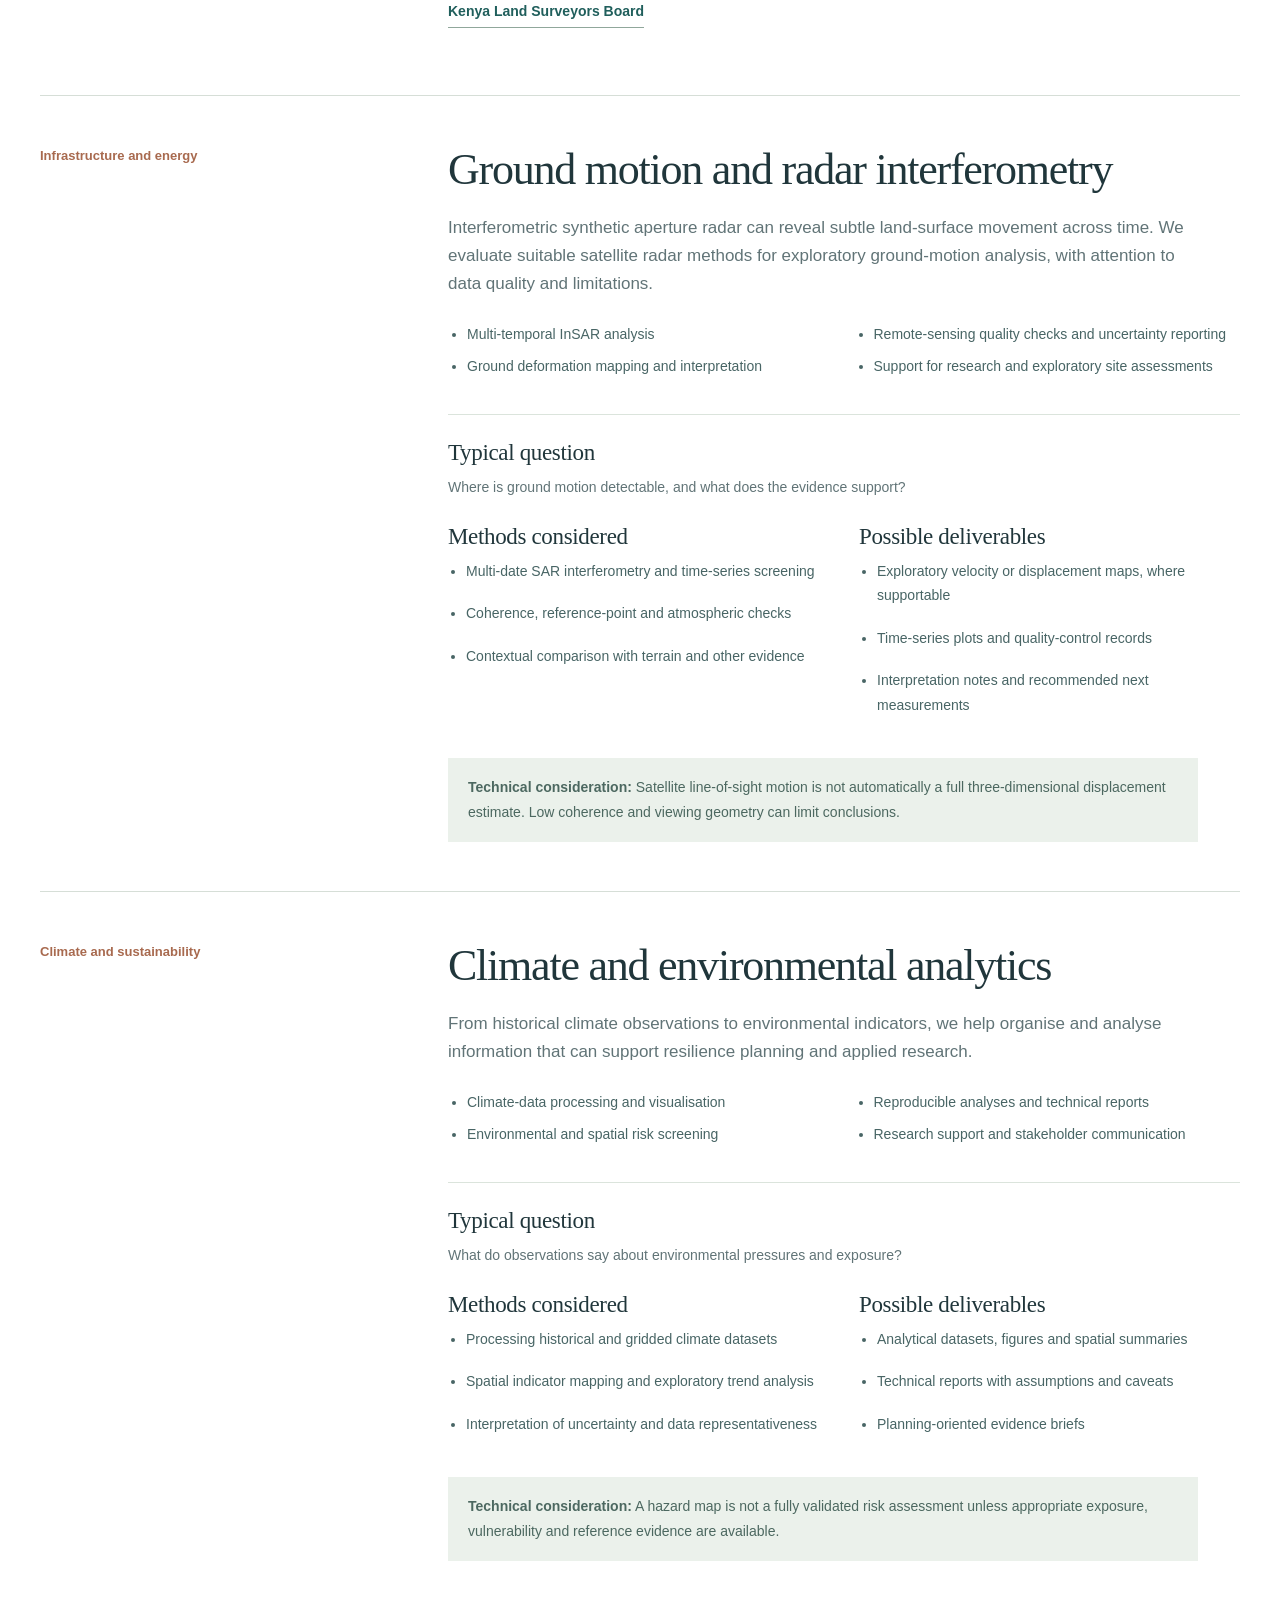
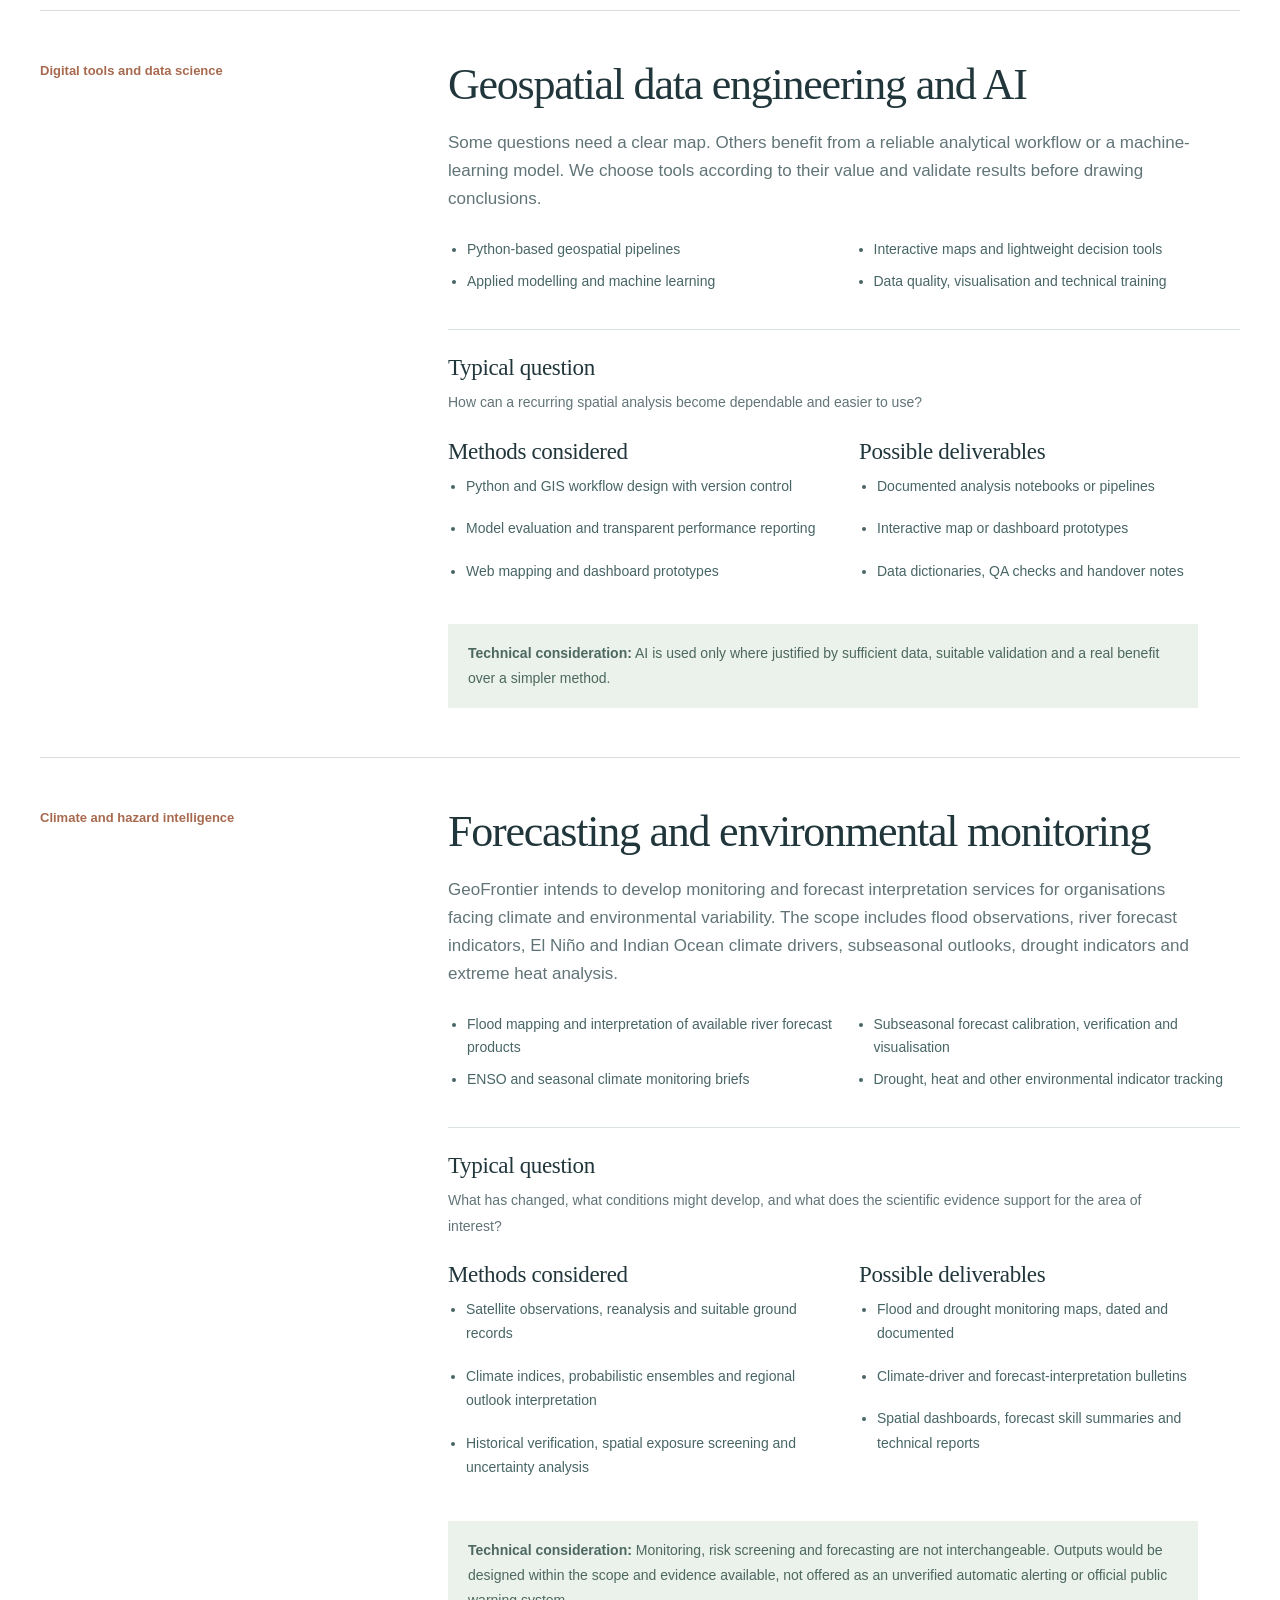
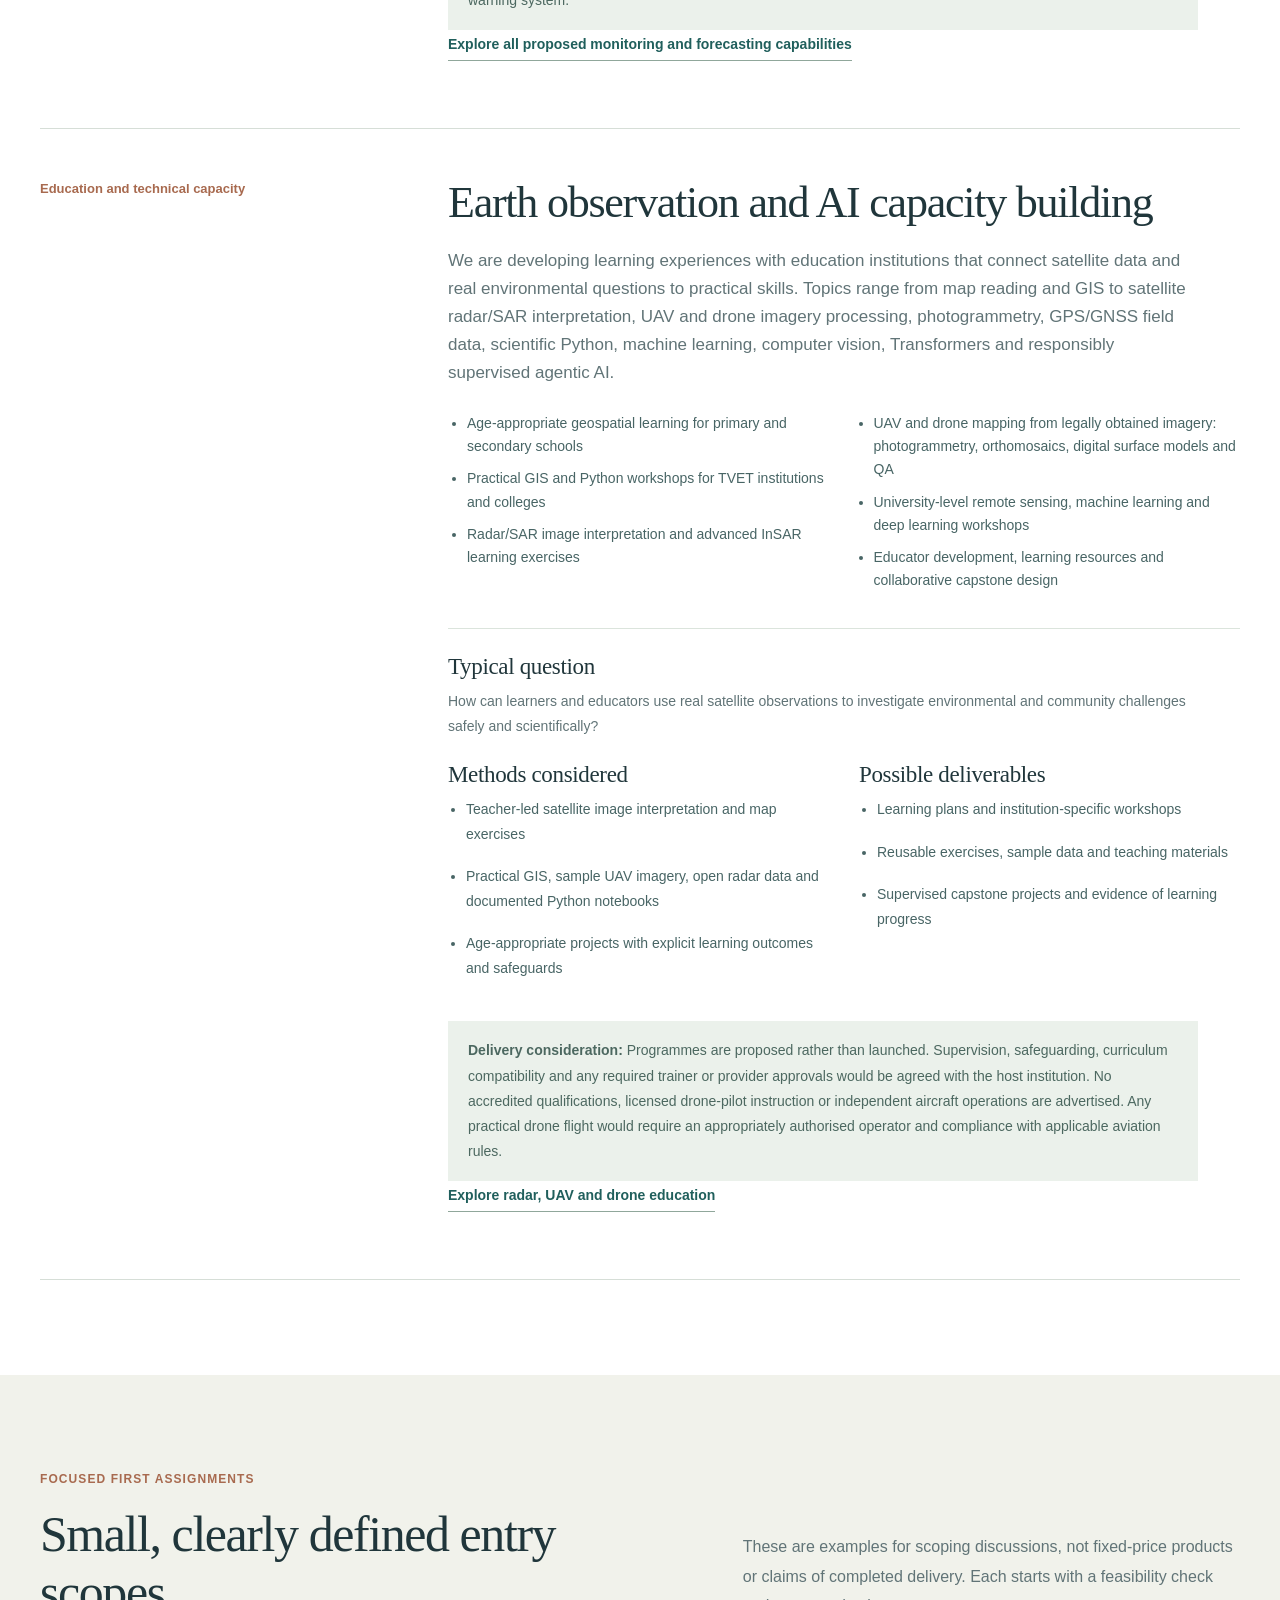
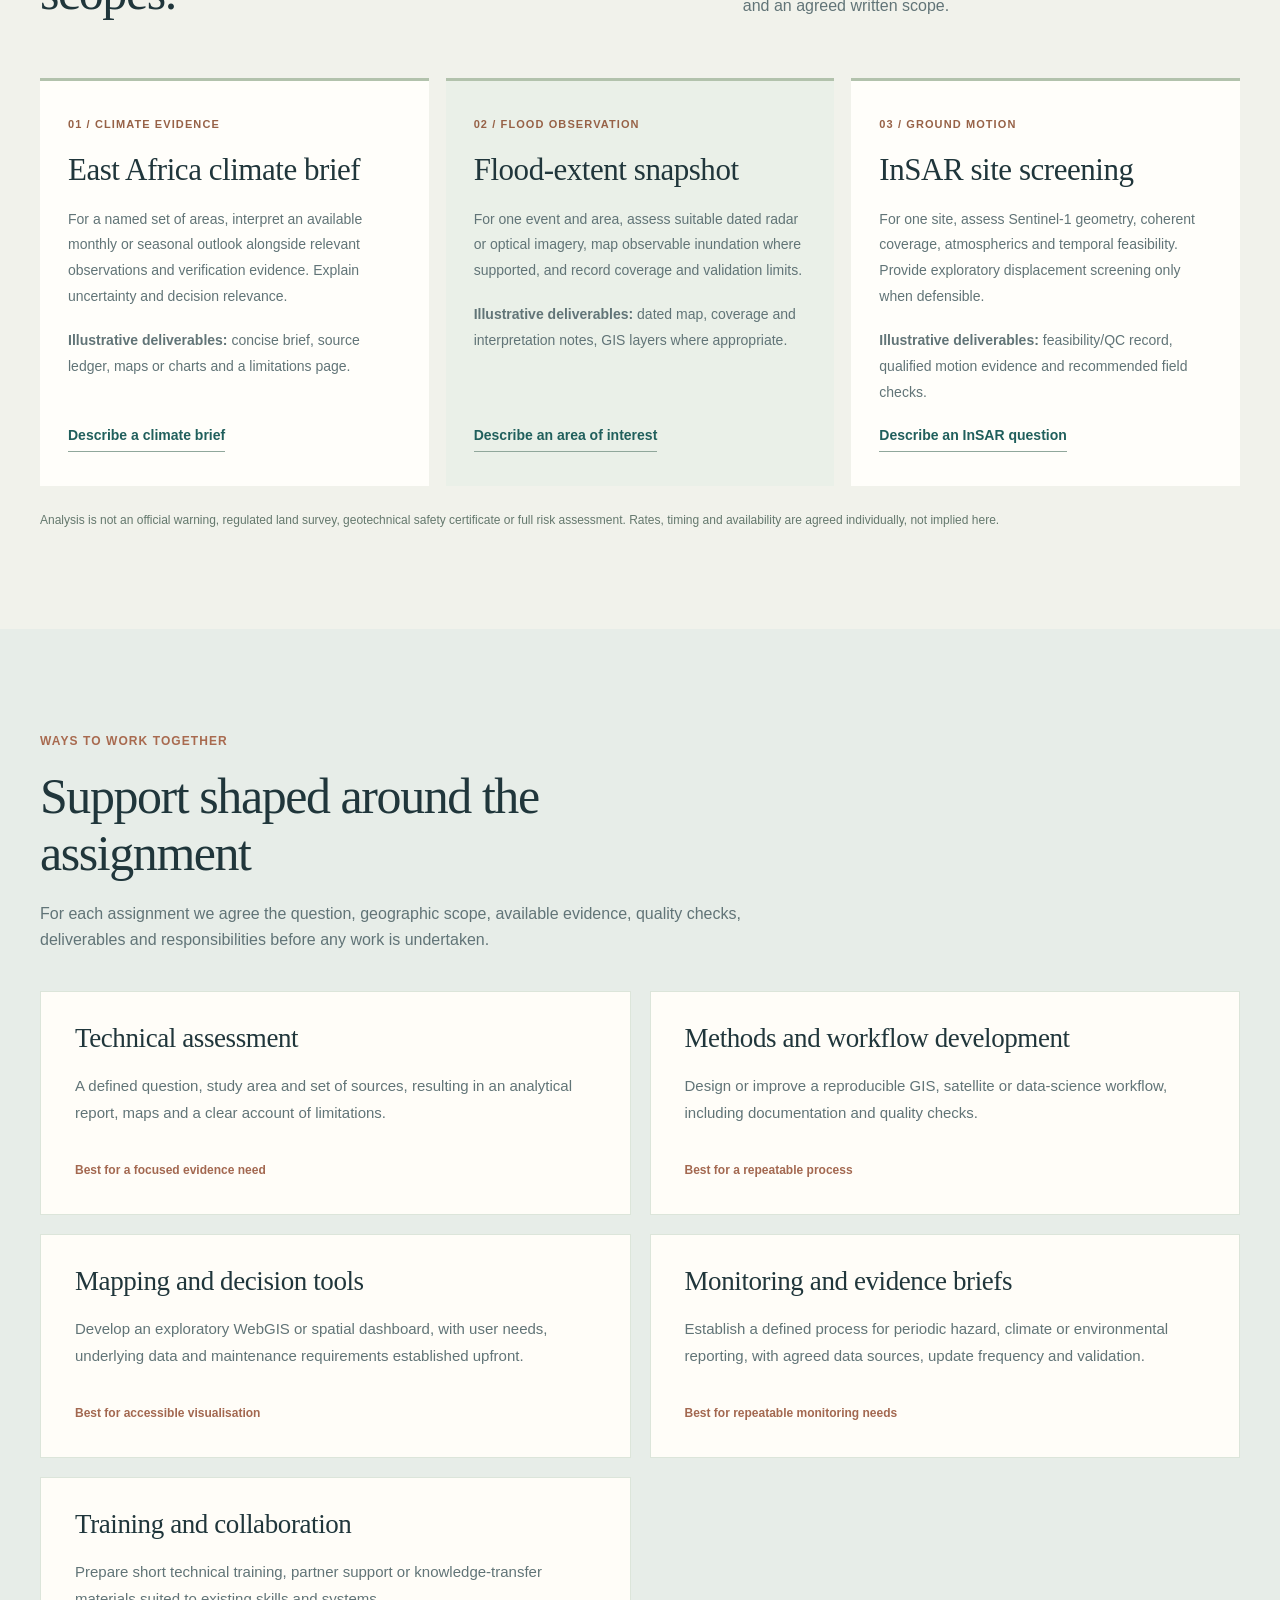
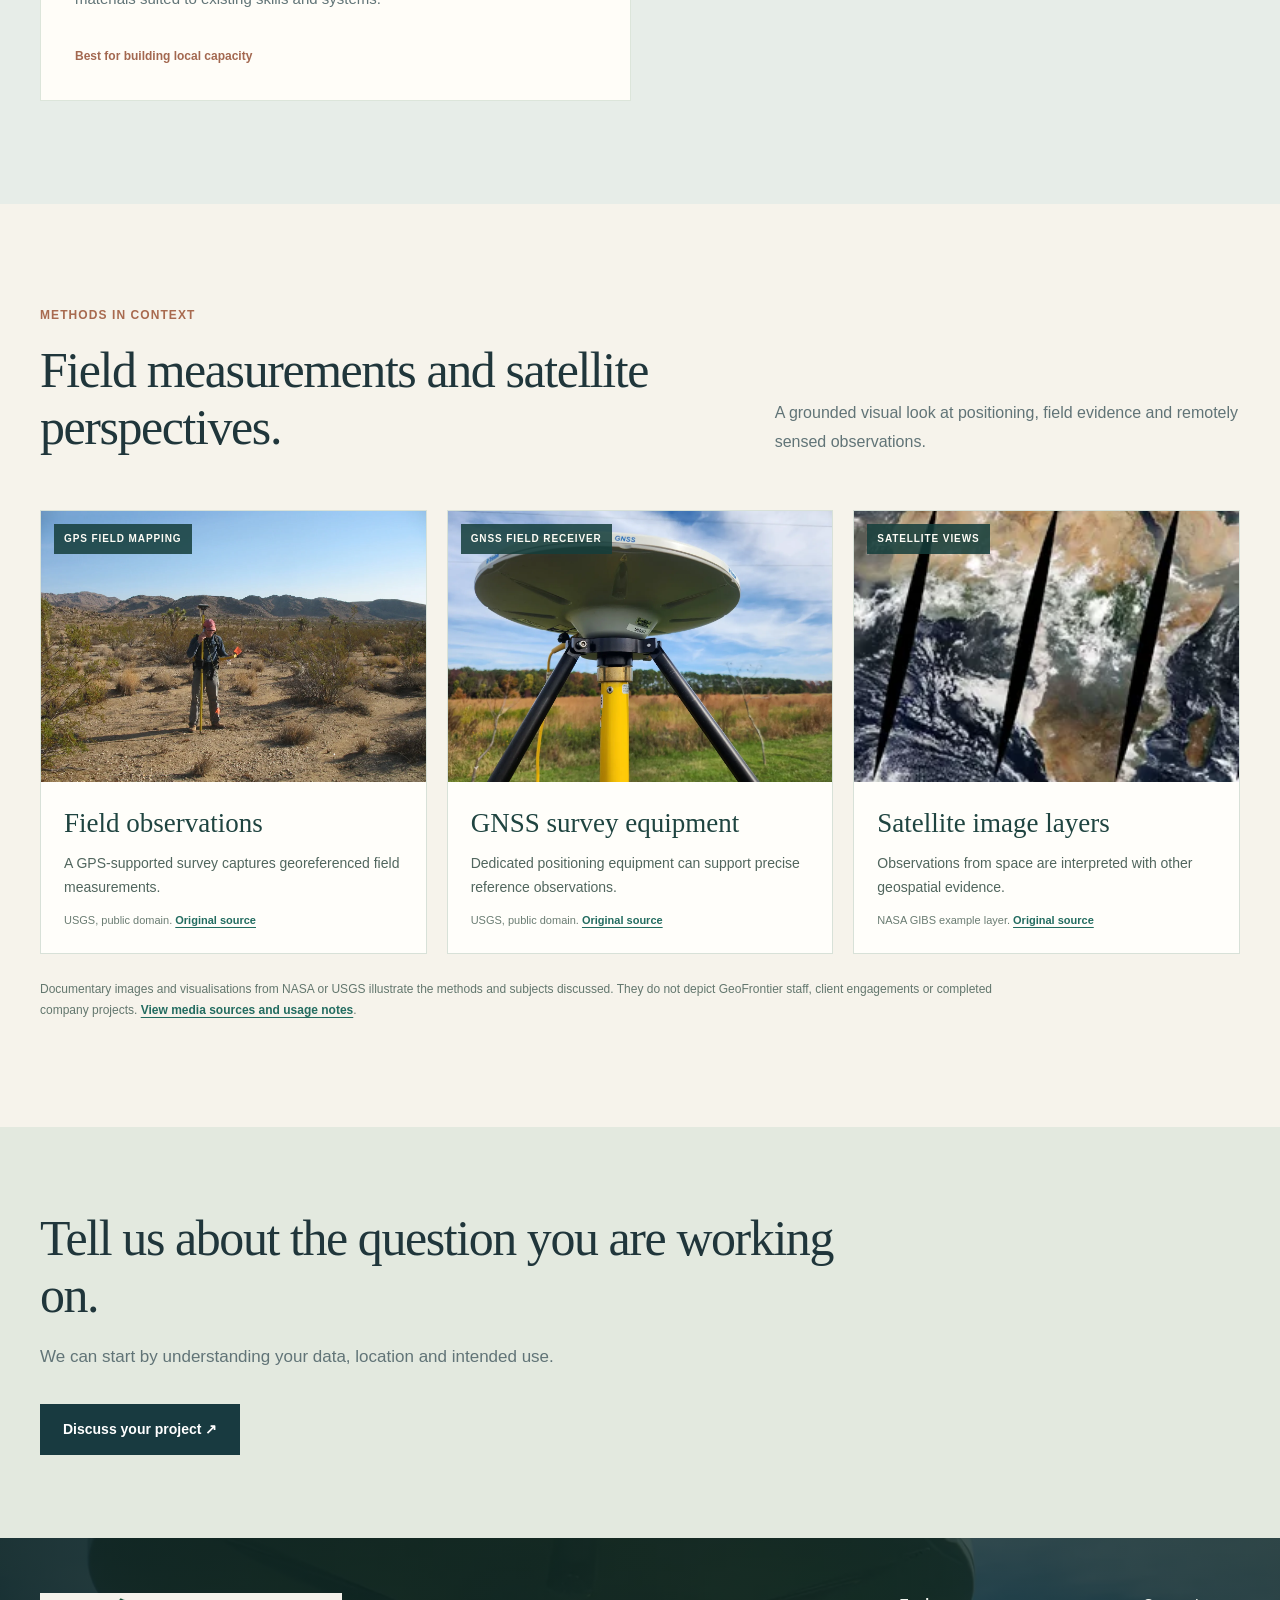
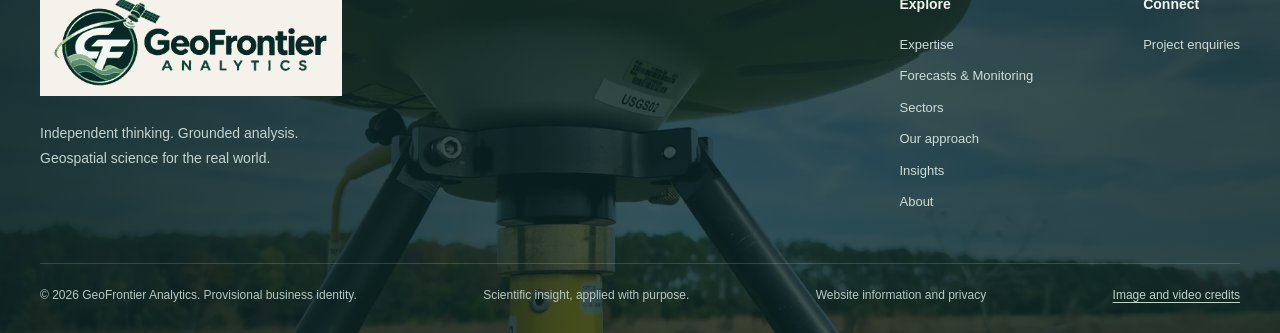
<file: services.html>
<!DOCTYPE html><html lang="en"><head><meta charset="utf-8"><meta name="viewport" content="width=device-width,initial-scale=1"><title>Expertise | GeoFrontier Analytics</title><meta name="description" content="Geospatial services in Earth observation, InSAR, climate analysis, data science and spatial decision support."><meta name="theme-color" content="#f5f3ed"><link rel="icon" type="image/svg+xml" href="assets/favicon.svg"><link rel="stylesheet" href="css/site-v2.css"><script src="js/site-v2.js" defer></script></head><body><a href="#main" class="skip-link">Skip to content</a><header class="site-header"><div class="shell header-content"><a class="site-brand" href="index.html" aria-label="GeoFrontier Analytics home"><img src="assets/geofrontier-orbital-logo.png?v=5" alt="GeoFrontier Analytics" width="270" height="90" decoding="async"></a><button class="menu-toggle" type="button" aria-controls="site-nav" aria-expanded="false" aria-label="Open menu"><span></span><span></span><span></span></button><nav class="site-nav" id="site-nav" aria-label="Main navigation"><a href="index.html">Home</a><a href="services.html" aria-current="page">Expertise</a><a href="monitoring.html">Forecasts &amp; Monitoring</a><a href="education.html">Education</a><a href="sectors.html">Sectors</a><a href="approach.html">Our approach</a><a href="insights.html">Insights</a><a href="about.html">About</a><a href="contact.html">Contact</a></nav><a class="header-contact" href="contact.html">Discuss a project <span aria-hidden="true">↗</span></a></div></header><main id="main">
<section class="page-hero geofrontier-video-page-hero geofrontier-services-video"><div class="geofrontier-video-media geofrontier-photo-media geofrontier-hero-media" aria-hidden="true"><img src="assets/media/gnss-receiver.webp" alt="" decoding="async" loading="eager"></div><div class="geofrontier-video-shade" aria-hidden="true"></div><div class="shell page-hero-grid"><div><p class="section-label">Our expertise</p><h1>Specialist methods, applied to real questions.</h1><p>Start with a real decision: interpreting climate outlooks for specific locations, screening possible ground motion, or mapping observed environmental change. We combine satellite imagery, InSAR, GIS, GPS/GNSS and scientific computing, with explicit checks on the evidence and uncertainty.</p></div><aside class="hero-side-note">Our services are developed around evidence, appropriate methods and clear deliverables. We do not promise a model can answer what the data cannot support.</aside></div><p class="geofrontier-video-attribution">USGS GNSS field photograph. <a href="https://www.usgs.gov/media/images/gnss-receiver-monitoring-land-motion" target="_blank" rel="noopener noreferrer">Photo source</a>.</p></section><nav class="page-jump" aria-label="Service sections"><div class="shell"><span>Explore expertise</span><a href="#earth-observation">Earth observation</a><a href="#gnss">GPS and GNSS</a><a href="#insar">InSAR</a><a href="#climate">Climate</a><a href="#forecast-monitoring">Forecasts and monitoring</a><a href="#data">Data and AI</a><a href="#education-training">Education</a><a href="#entry-offers">Entry scopes</a><a href="#engagements">Engagements</a></div></nav>
<section class="service-summary" id="service-summary"><div class="shell"><div class="service-summary-heading"><div><p class="section-label">Start with the decision</p><h2>Find the right type of support.</h2></div><p>Two core analytical directions are supported by mapping, positioning, automation and training. All outputs depend on data coverage, feasibility and a defined scope.</p></div><div class="service-summary-table-wrap"><table class="service-summary-table"><thead><tr><th scope="col">Client question</th><th scope="col">Relevant capability</th><th scope="col">Potential output</th></tr></thead><tbody><tr><td>What does the outlook mean for our sites?</td><td><a href="#forecast-monitoring">Forecast verification and interpretation</a></td><td>Location-specific climate evidence brief</td></tr><tr><td>Is the ground at our site moving?</td><td><a href="#insar">InSAR feasibility and motion screening</a></td><td>Exploratory site screening with QC and next steps</td></tr><tr><td>Where has water or land cover changed?</td><td><a href="#earth-observation">Satellite mapping and GIS</a></td><td>Dated map, layers and limitations note</td></tr><tr><td>How should we verify conditions on the ground?</td><td><a href="#gnss">GPS/GNSS field support</a></td><td>Field data plan and positioning quality record</td></tr><tr><td>How can a team learn or automate this workflow?</td><td><a href="#education-training">Technical training and data workflows</a></td><td>Documented exercise or reproducible notebook</td></tr></tbody></table></div></div></section>
<section class="service-detail-section"><div class="shell"><article class="service-detail" id="earth-observation"><div class="service-marker">Geography and environment</div><div><h2>Earth observation and GIS</h2><p>Satellite data can help show where landscapes are changing, how land is being used and where new patterns deserve closer attention. We combine image analysis with geospatial data management and mapping.</p><ul><li>Land-use and land-cover analysis</li><li>Satellite image processing and change detection</li><li>GIS datasets, mapping and spatial analysis</li><li>Technical documentation and reproducible workflows</li></ul><div class="service-detail-extra"><div><h3>Typical question</h3><p>Where has the landscape changed, and which areas need further investigation?</p></div><div><h3>Methods considered</h3><ul><li>Sentinel and Landsat image preparation</li><li>Land-cover and time-series classification</li><li>GIS overlay, database preparation and map production</li></ul></div><div><h3>Possible deliverables</h3><ul><li>Study-area maps and georeferenced layers</li><li>Change summaries and reproducible workflows</li><li>Data-source and accuracy notes</li></ul></div><p class="service-limit"><strong>Technical consideration:</strong> Clouds, seasonal timing, sensor resolution and limited reference data can affect how change is interpreted.</p></div></div></article>
<article class="service-detail" id="gnss"><div class="service-marker">Positioning and field evidence</div><div><h2>GPS and GNSS field mapping</h2><p>Global Navigation Satellite Systems (GNSS) help connect Earth observation and GIS analysis to measured locations on the ground. GPS is one GNSS constellation; modern receivers may use several constellations, and achievable accuracy depends on the equipment, corrections, geometry and field conditions.</p><ul><li>Field mapping and geolocation for environmental and infrastructure inventories</li><li>GNSS-supported reference observations and satellite image validation</li><li>Planning of ground control and positioning data quality checks</li><li>Integration of field records, GNSS observations and GIS databases</li><li>Exploratory repeated observations of environmental or ground-motion monitoring sites</li></ul><div class="service-detail-extra"><div><h3>Typical question</h3><p>How can well-documented ground positions strengthen a map, site inventory or satellite-based assessment?</p></div><div><h3>Methods considered</h3><ul><li>Smartphone or dedicated GNSS data collection appropriate to the required accuracy</li><li>Coordinate reference systems, metadata, uncertainty and quality controls</li><li>GNSS observations alongside satellite and field validation data</li></ul></div><div><h3>Possible deliverables</h3><ul><li>Georeferenced location inventories and quality-controlled GIS layers</li><li>Field data collection protocols and data dictionaries</li><li>Accuracy and provenance notes, survey support reports and training materials</li></ul></div><p class="service-limit"><strong>Professional boundary:</strong> GeoFrontier does not claim to provide licensed cadastral or statutory land surveying. Such work in Kenya would require the appropriate registered professionals and authorisations. Survey-grade accuracy is not guaranteed by using GNSS alone.</p></div><p><a class="inline-link" href="https://www.lsb.go.ke/" target="_blank" rel="noopener noreferrer">Kenya Land Surveyors Board</a></p></div></article><article class="service-detail" id="insar"><div class="service-marker">Infrastructure and energy</div><div><h2>Ground motion and radar interferometry</h2><p>Interferometric synthetic aperture radar can reveal subtle land-surface movement across time. We evaluate suitable satellite radar methods for exploratory ground-motion analysis, with attention to data quality and limitations.</p><ul><li>Multi-temporal InSAR analysis</li><li>Ground deformation mapping and interpretation</li><li>Remote-sensing quality checks and uncertainty reporting</li><li>Support for research and exploratory site assessments</li></ul><div class="service-detail-extra"><div><h3>Typical question</h3><p>Where is ground motion detectable, and what does the evidence support?</p></div><div><h3>Methods considered</h3><ul><li>Multi-date SAR interferometry and time-series screening</li><li>Coherence, reference-point and atmospheric checks</li><li>Contextual comparison with terrain and other evidence</li></ul></div><div><h3>Possible deliverables</h3><ul><li>Exploratory velocity or displacement maps, where supportable</li><li>Time-series plots and quality-control records</li><li>Interpretation notes and recommended next measurements</li></ul></div><p class="service-limit"><strong>Technical consideration:</strong> Satellite line-of-sight motion is not automatically a full three-dimensional displacement estimate. Low coherence and viewing geometry can limit conclusions.</p></div></div></article>
<article class="service-detail" id="climate"><div class="service-marker">Climate and sustainability</div><div><h2>Climate and environmental analytics</h2><p>From historical climate observations to environmental indicators, we help organise and analyse information that can support resilience planning and applied research.</p><ul><li>Climate-data processing and visualisation</li><li>Environmental and spatial risk screening</li><li>Reproducible analyses and technical reports</li><li>Research support and stakeholder communication</li></ul><div class="service-detail-extra"><div><h3>Typical question</h3><p>What do observations say about environmental pressures and exposure?</p></div><div><h3>Methods considered</h3><ul><li>Processing historical and gridded climate datasets</li><li>Spatial indicator mapping and exploratory trend analysis</li><li>Interpretation of uncertainty and data representativeness</li></ul></div><div><h3>Possible deliverables</h3><ul><li>Analytical datasets, figures and spatial summaries</li><li>Technical reports with assumptions and caveats</li><li>Planning-oriented evidence briefs</li></ul></div><p class="service-limit"><strong>Technical consideration:</strong> A hazard map is not a fully validated risk assessment unless appropriate exposure, vulnerability and reference evidence are available.</p></div></div></article>
<article class="service-detail" id="data"><div class="service-marker">Digital tools and data science</div><div><h2>Geospatial data engineering and AI</h2><p>Some questions need a clear map. Others benefit from a reliable analytical workflow or a machine-learning model. We choose tools according to their value and validate results before drawing conclusions.</p><ul><li>Python-based geospatial pipelines</li><li>Applied modelling and machine learning</li><li>Interactive maps and lightweight decision tools</li><li>Data quality, visualisation and technical training</li></ul><div class="service-detail-extra"><div><h3>Typical question</h3><p>How can a recurring spatial analysis become dependable and easier to use?</p></div><div><h3>Methods considered</h3><ul><li>Python and GIS workflow design with version control</li><li>Model evaluation and transparent performance reporting</li><li>Web mapping and dashboard prototypes</li></ul></div><div><h3>Possible deliverables</h3><ul><li>Documented analysis notebooks or pipelines</li><li>Interactive map or dashboard prototypes</li><li>Data dictionaries, QA checks and handover notes</li></ul></div><p class="service-limit"><strong>Technical consideration:</strong> AI is used only where justified by sufficient data, suitable validation and a real benefit over a simpler method.</p></div></div></article><article class="service-detail" id="forecast-monitoring"><div class="service-marker">Climate and hazard intelligence</div><div><h2>Forecasting and environmental monitoring</h2><p>GeoFrontier intends to develop monitoring and forecast interpretation services for organisations facing climate and environmental variability. The scope includes flood observations, river forecast indicators, El Niño and Indian Ocean climate drivers, subseasonal outlooks, drought indicators and extreme heat analysis.</p>
<ul><li>Flood mapping and interpretation of available river forecast products</li><li>ENSO and seasonal climate monitoring briefs</li><li>Subseasonal forecast calibration, verification and visualisation</li><li>Drought, heat and other environmental indicator tracking</li></ul>
<div class="service-detail-extra"><div><h3>Typical question</h3><p>What has changed, what conditions might develop, and what does the scientific evidence support for the area of interest?</p></div>
<div><h3>Methods considered</h3><ul><li>Satellite observations, reanalysis and suitable ground records</li><li>Climate indices, probabilistic ensembles and regional outlook interpretation</li><li>Historical verification, spatial exposure screening and uncertainty analysis</li></ul></div>
<div><h3>Possible deliverables</h3><ul><li>Flood and drought monitoring maps, dated and documented</li><li>Climate-driver and forecast-interpretation bulletins</li><li>Spatial dashboards, forecast skill summaries and technical reports</li></ul></div>
<p class="service-limit"><strong>Technical consideration:</strong> Monitoring, risk screening and forecasting are not interchangeable. Outputs would be designed within the scope and evidence available, not offered as an unverified automatic alerting or official public warning system.</p></div>
<p><a href="monitoring.html" class="inline-link">Explore all proposed monitoring and forecasting capabilities</a></p></div></article><article class="service-detail" id="education-training"><div class="service-marker">Education and technical capacity</div><div><h2>Earth observation and AI capacity building</h2><p>We are developing learning experiences with education institutions that connect satellite data and real environmental questions to practical skills. Topics range from map reading and GIS to satellite radar/SAR interpretation, UAV and drone imagery processing, photogrammetry, GPS/GNSS field data, scientific Python, machine learning, computer vision, Transformers and responsibly supervised agentic AI.</p>
<ul><li>Age-appropriate geospatial learning for primary and secondary schools</li><li>Practical GIS and Python workshops for TVET institutions and colleges</li><li>Radar/SAR image interpretation and advanced InSAR learning exercises</li><li>UAV and drone mapping from legally obtained imagery: photogrammetry, orthomosaics, digital surface models and QA</li><li>University-level remote sensing, machine learning and deep learning workshops</li><li>Educator development, learning resources and collaborative capstone design</li></ul>
<div class="service-detail-extra"><div><h3>Typical question</h3><p>How can learners and educators use real satellite observations to investigate environmental and community challenges safely and scientifically?</p></div>
<div><h3>Methods considered</h3><ul><li>Teacher-led satellite image interpretation and map exercises</li><li>Practical GIS, sample UAV imagery, open radar data and documented Python notebooks</li><li>Age-appropriate projects with explicit learning outcomes and safeguards</li></ul></div>
<div><h3>Possible deliverables</h3><ul><li>Learning plans and institution-specific workshops</li><li>Reusable exercises, sample data and teaching materials</li><li>Supervised capstone projects and evidence of learning progress</li></ul></div>
<p class="service-limit"><strong>Delivery consideration:</strong> Programmes are proposed rather than launched. Supervision, safeguarding, curriculum compatibility and any required trainer or provider approvals would be agreed with the host institution. No accredited qualifications, licensed drone-pilot instruction or independent aircraft operations are advertised. Any practical drone flight would require an appropriately authorised operator and compliance with applicable aviation rules.</p></div>
<p><a class="inline-link" href="education.html#radar-uav">Explore radar, UAV and drone education</a></p></div></article></div></section>
<section class="entry-offers" id="entry-offers"><div class="shell"><div class="service-summary-heading"><div><p class="section-label">Focused first assignments</p><h2>Small, clearly defined entry scopes.</h2></div><p>These are examples for scoping discussions, not fixed-price products or claims of completed delivery. Each starts with a feasibility check and an agreed written scope.</p></div><div class="entry-offers-grid"><article><span>01 / Climate evidence</span><h3>East Africa climate brief</h3><p>For a named set of areas, interpret an available monthly or seasonal outlook alongside relevant observations and verification evidence. Explain uncertainty and decision relevance.</p><p><strong>Illustrative deliverables:</strong> concise brief, source ledger, maps or charts and a limitations page.</p><a href="contact.html#brief" class="inline-link">Describe a climate brief</a></article><article><span>02 / Flood observation</span><h3>Flood-extent snapshot</h3><p>For one event and area, assess suitable dated radar or optical imagery, map observable inundation where supported, and record coverage and validation limits.</p><p><strong>Illustrative deliverables:</strong> dated map, coverage and interpretation notes, GIS layers where appropriate.</p><a href="contact.html#brief" class="inline-link">Describe an area of interest</a></article><article><span>03 / Ground motion</span><h3>InSAR site screening</h3><p>For one site, assess Sentinel-1 geometry, coherent coverage, atmospherics and temporal feasibility. Provide exploratory displacement screening only when defensible.</p><p><strong>Illustrative deliverables:</strong> feasibility/QC record, qualified motion evidence and recommended field checks.</p><a href="contact.html#brief" class="inline-link">Describe an InSAR question</a></article></div><p class="entry-offers-note">Analysis is not an official warning, regulated land survey, geotechnical safety certificate or full risk assessment. Rates, timing and availability are agreed individually, not implied here.</p></div></section>
<section class="engagement-section" id="engagements"><div class="shell"><p class="section-label">Ways to work together</p><h2>Support shaped around the assignment</h2><p class="engagement-lead">For each assignment we agree the question, geographic scope, available evidence, quality checks, deliverables and responsibilities before any work is undertaken.</p><div class="engagement-grid">
<article><h3>Technical assessment</h3><p>A defined question, study area and set of sources, resulting in an analytical report, maps and a clear account of limitations.</p><span>Best for a focused evidence need</span></article>
<article><h3>Methods and workflow development</h3><p>Design or improve a reproducible GIS, satellite or data-science workflow, including documentation and quality checks.</p><span>Best for a repeatable process</span></article>
<article><h3>Mapping and decision tools</h3><p>Develop an exploratory WebGIS or spatial dashboard, with user needs, underlying data and maintenance requirements established upfront.</p><span>Best for accessible visualisation</span></article>
<article><h3>Monitoring and evidence briefs</h3><p>Establish a defined process for periodic hazard, climate or environmental reporting, with agreed data sources, update frequency and validation.</p><span>Best for repeatable monitoring needs</span></article><article><h3>Training and collaboration</h3><p>Prepare short technical training, partner support or knowledge-transfer materials suited to existing skills and systems.</p><span>Best for building local capacity</span></article>
</div></div></section><section class="visual-evidence" id="geospatial-methods-gallery"><div class="shell"><div class="visual-evidence-head"><div><p class="section-label">Methods in context</p><h2>Field measurements and satellite perspectives.</h2></div><p>A grounded visual look at positioning, field evidence and remotely sensed observations.</p></div><div class="source-visual-grid"><figure class="source-visual-card"><div class="source-media"><img src="assets/media/gps-field.webp" loading="lazy" decoding="async" alt="USGS scientist using a GPS field receiver in a dry landscape"><span class="source-media-tag">GPS field mapping</span></div><figcaption><strong>Field observations</strong><span>A GPS-supported survey captures georeferenced field measurements.</span><small>USGS, public domain. <a href="https://www.usgs.gov/media/images/using-gps-field" target="_blank" rel="noopener noreferrer">Original source</a></small></figcaption></figure>
<figure class="source-visual-card"><div class="source-media"><img src="assets/media/gnss-receiver.webp" loading="lazy" decoding="async" alt="GNSS receiver mounted on a geodetic field tripod"><span class="source-media-tag">GNSS field receiver</span></div><figcaption><strong>GNSS survey equipment</strong><span>Dedicated positioning equipment can support precise reference observations.</span><small>USGS, public domain. <a href="https://www.usgs.gov/media/images/gnss-receiver-monitoring-land-motion" target="_blank" rel="noopener noreferrer">Original source</a></small></figcaption></figure>
<figure class="source-visual-card"><div class="source-media"><img src="assets/media/gibs-terra.webp" loading="lazy" decoding="async" alt="NASA GIBS corrected reflectance satellite imagery example"><span class="source-media-tag">Satellite views</span></div><figcaption><strong>Satellite image layers</strong><span>Observations from space are interpreted with other geospatial evidence.</span><small>NASA GIBS example layer. <a href="https://github.com/nasa-gibs/gibs-web-examples" target="_blank" rel="noopener noreferrer">Original source</a></small></figcaption></figure></div><p class="visual-evidence-note">Documentary images and visualisations from NASA or USGS illustrate the methods and subjects discussed. They do not depict GeoFrontier staff, client engagements or completed company projects. <a href="media-credits.html">View media sources and usage notes</a>.</p></div></section><section class="inline-cta"><div class="shell"><h2>Tell us about the question you are working on.</h2><p>We can start by understanding your data, location and intended use.</p><a class="btn btn-dark" href="contact.html">Discuss your project ↗</a></div></section></main><footer class="site-footer geofrontier-video-footer"><div class="geofrontier-video-media geofrontier-photo-media geofrontier-footer-media" aria-hidden="true"><img src="assets/media/gnss-receiver.webp" alt="" decoding="async" loading="eager"></div><div class="geofrontier-video-shade" aria-hidden="true"></div><div class="shell"><div class="footer-upper"><div class="footer-brand"><a href="index.html"><img src="assets/geofrontier-orbital-logo.png?v=5" alt="GeoFrontier Analytics" width="270" height="90" decoding="async"></a><p>Independent thinking. Grounded analysis.<br>Geospatial science for the real world.</p></div><div class="footer-columns"><div><strong>Explore</strong><a href="services.html">Expertise</a><a href="monitoring.html">Forecasts &amp; Monitoring</a><a href="sectors.html">Sectors</a><a href="approach.html">Our approach</a><a href="insights.html">Insights</a><a href="about.html">About</a></div><div><strong>Connect</strong><a href="contact.html">Project enquiries</a></div></div></div><div class="footer-bottom"><span>© <span data-year>2026</span> GeoFrontier Analytics. Provisional business identity.</span><span>Scientific insight, applied with purpose.</span><a class="footer-privacy" href="privacy.html">Website information and privacy</a><a class="footer-media" href="media-credits.html">Image and video credits</a></div></div></footer></body></html>
</file>
<file: css/site-v2.css>
:root{--cream:#f5f2eb;--cream2:#ece8df;--paper:#fcfbf7;--ink:#20363b;--deep:#183a40;--teal:#216967;--teal2:#1b514c;--copper:#a86a4f;--muted:#617477;--line:#d9ddd8;--serif:Georgia,'Times New Roman',serif;--sans:Inter,'Segoe UI',Arial,sans-serif}*{box-sizing:border-box}html{scroll-behavior:smooth}body{margin:0;background:var(--cream);color:var(--ink);font:16px/1.65 var(--sans);-webkit-font-smoothing:antialiased}a{text-decoration:none;color:inherit}a:hover{text-decoration-color:currentColor}button{font:inherit;cursor:pointer}img{max-width:100%}.shell{width:min(1240px,calc(100% - 80px));margin:auto}.skip-link{position:fixed;top:-70px;left:20px;background:white;padding:14px;z-index:100}.skip-link:focus{top:10px}a:focus-visible,button:focus-visible{outline:3px solid #ae8354;outline-offset:5px}h1,h2,h3,p{margin:0 0 18px}h1,h2,h3{line-height:1.15}h1,h2{font-family:var(--serif);letter-spacing:-.028em;font-weight:400}h1{font-size:clamp(48px,5.3vw,82px)}h2{font-size:clamp(34px,3.9vw,54px)}h3{font-size:22px;letter-spacing:-.015em}p{color:var(--muted)}.section-label{font:700 12px/1.5 var(--sans);letter-spacing:.09em;color:var(--copper);text-transform:uppercase}.site-header{position:sticky;top:0;z-index:30;background:#f5f2ebf7;border-bottom:1px solid #dedfd6;backdrop-filter:blur(16px)}.header-content{height:99px;display:flex;align-items:center;gap:35px}.site-brand{flex:none;display:flex;align-items:center}.site-brand img{display:block;width:238px;height:auto;max-height:78px;object-fit:contain}.site-nav{margin-left:auto;display:flex;gap:28px;align-items:center}.site-nav a{font-size:14px;color:#365057;padding:10px 0;transition:color .2s}.site-nav a:hover,.site-nav a[aria-current=page]{color:#a65e41}.site-nav a[aria-current=page]{box-shadow:inset 0 -2px var(--copper)}.header-contact,.btn{display:inline-flex;align-items:center;justify-content:center;gap:22px;min-height:48px;border:1px solid transparent;padding:13px 22px;font-size:14px;font-weight:650;transition:transform .18s,background .18s}.header-contact{background:var(--deep);color:white;white-space:nowrap}.header-contact:hover,.btn:hover{transform:translateY(-2px)}.menu-toggle{display:none;background:none;border:0;padding:12px}.menu-toggle span{display:block;width:24px;height:2px;background:var(--ink);margin:5px 0}.hero{padding:70px 0 86px;overflow:hidden}.hero-grid{display:grid;grid-template-columns:52% 48%;align-items:center;gap:20px}.hero-copy{position:relative;z-index:1;padding:26px 40px 28px 0}.hero-copy h1{max-width:770px;margin:24px 0 27px}.hero-copy h1 em{font-style:italic;color:#5b806c}.hero-intro{font-size:18px;line-height:1.8;max-width:580px;color:#56696c}.hero-actions{display:flex;align-items:center;gap:28px;flex-wrap:wrap;margin-top:34px}.btn-dark{background:var(--deep);color:white}.btn-dark:hover{background:var(--teal2)}.btn-light{background:#f5f0e5;color:var(--deep)}.inline-link{color:#205f5c;font-weight:650;font-size:14px;display:inline-block;border-bottom:1px solid #90a79b;padding-bottom:4px}.inline-link:hover{border-color:var(--copper)}.hero-context{margin-top:70px;max-width:415px;padding-left:15px;border-left:3px solid #a9bda8;font-size:13px;color:#5b6c66}.hero-image{position:relative;margin:0;width:100%;height:600px;max-height:67vw}.hero-image img{height:100%;width:100%;object-fit:cover;object-position:center;border-radius:8px 8px 100px 8px;box-shadow:0 35px 50px #2f454522;filter:saturate(.86)}.hero-image figcaption{position:absolute;bottom:20px;right:18px;background:#10272bd9;padding:9px 12px;color:#f1f7f2;font-size:11px;max-width:82%;border-radius:3px}.hero-image figcaption a{text-decoration:underline}.intro-section{background:#fff;padding:110px 0}.intro-grid{display:grid;grid-template-columns:27% 73%;gap:20px}.intro-grid h2{max-width:770px;margin-bottom:28px}.intro-grid p:last-child{max-width:800px;font-size:18px;line-height:1.8}.services-section{padding:115px 0;background:#f5f2eb}.section-heading{display:grid;grid-template-columns:1fr 330px;align-items:end;gap:50px;margin-bottom:45px}.section-heading h2{max-width:700px}.section-heading>p{font-size:16px;line-height:1.8;margin:0 0 8px}.expertise-grid{display:grid;grid-template-columns:repeat(4,1fr);gap:16px}.expertise-tile{display:flex;flex-direction:column;min-height:345px;padding:29px;border:1px solid #0000000b;transition:transform .2s,box-shadow .2s}.expertise-tile:hover{transform:translateY(-5px);box-shadow:0 20px 35px #30484118}.expertise-tile h3{font-size:24px;font-family:var(--serif);font-weight:400;line-height:1.2;max-width:250px}.expertise-tile p{font-size:14px;line-height:1.8;color:#4f6666}.expertise-tile .tile-link{margin-top:auto;font-size:13px;font-weight:700;color:#1e5c56}.expertise-tile.blue{background:#dce8e8}.expertise-tile.sand{background:#e8ddc7}.expertise-tile.peach{background:#edd4c5}.expertise-tile.jade{background:#d5e7d7}.tile-icon{font-family:var(--serif);font-size:38px;color:#296760;margin-bottom:48px;line-height:1}.statement-section{background:#173c41;padding:110px 0;color:#f5f4ec}.statement-grid{display:grid;grid-template-columns:26% 74%;gap:20px}.statement-grid h2{max-width:850px}.statement-grid p{color:#d2e0dd;font-size:18px;max-width:750px;line-height:1.8;margin:25px 0}.statement-section .section-label{color:#daaf8b}.statement-section .inline-link{color:#e2ede4;border-color:#93b6ab}.featured-section{background:#fafbf8;padding:115px 0}.feature-grid{display:grid;grid-template-columns:repeat(3,1fr);gap:20px}.feature-story{background:#fff;border:1px solid #dce3dc;display:flex;flex-direction:column}.feature-art{height:240px;display:flex;flex-direction:column;justify-content:end;padding:25px;position:relative;overflow:hidden}.olkaria-art{background:radial-gradient(circle at 85% 0,#7b9ea9,transparent 40%),linear-gradient(140deg,#153c43,#2e6b69 55%,#92a99c);color:#f2f4e6}.olkaria-art:before{content:"";position:absolute;inset:24px -20px -65px 18px;border:1px solid #ffffff44;transform:rotate(-22deg);border-radius:45%;box-shadow:0 0 0 33px #ffffff08,0 0 0 70px #ffffff07}.art-label{position:relative;font-size:12px;letter-spacing:.1em;color:#e2ebe2}.art-large{position:relative;font:italic 70px/1 var(--serif)}.olkaria-art span{position:relative;font-size:12px}.heat-art{padding:0;background:#ad7c58}.heat-art img{height:100%;width:100%;object-fit:cover;filter:saturate(.8)}.seism-art{background:#384d57;color:#d1e4dd;text-align:center;align-items:center;justify-content:center}.seism-art span{font:90px var(--serif);letter-spacing:-.1em;white-space:nowrap;transform:rotate(-6deg)}.seism-art small{font-size:11px;letter-spacing:.2em;color:#c6d7d0}.story-body{padding:28px;flex:1;display:flex;flex-direction:column}.story-category{font-size:11px;letter-spacing:.09em;text-transform:uppercase;color:var(--copper);font-weight:700}.story-body h3{font-family:var(--serif);font-weight:400;font-size:28px}.story-body p:not(.story-category){font-size:14px;line-height:1.8}.story-body a{margin-top:auto;padding-top:12px;color:#25625d;font-weight:700;font-size:13px}.founder-attribution{font-size:12px;color:#758884;margin-top:25px}.closing-section{background:#ab7057;padding:100px 0;color:white}.closing-grid{display:grid;grid-template-columns:62% 38%;gap:45px;align-items:center}.closing-grid .section-label{color:#ffe5c7}.closing-grid h2{max-width:760px}.closing-grid p{color:#fff4e9;line-height:1.9;font-size:17px}.closing-grid .btn-light{margin-top:20px}.site-footer{background:#142f34;color:#f1f4ee;padding:55px 0 28px}.footer-upper{display:flex;justify-content:space-between;gap:50px}.footer-brand>a{display:block;background:#f5f2eb;padding:8px 12px;width:max-content;max-width:100%}.footer-brand img{width:230px;height:auto;display:block}.footer-brand p{color:#c3d3cf;font-size:14px;line-height:1.8;margin-top:25px}.footer-columns{display:flex;gap:110px}.footer-columns>div{display:flex;flex-direction:column;gap:10px}.footer-columns strong{font-size:14px;margin-bottom:8px}.footer-columns a{color:#ccdbd5;font-size:13px}.footer-columns a:hover{color:#fff}.footer-bottom{border-top:1px solid #ffffff27;margin-top:50px;padding-top:22px;display:flex;justify-content:space-between;gap:20px;color:#b6c8c1;font-size:12px}.page-hero{padding:95px 0 100px;background:#f5f2eb}.page-hero-grid{display:grid;grid-template-columns:1fr 340px;gap:85px;align-items:end}.page-hero h1{max-width:900px;margin:25px 0}.page-hero p:not(.section-label){max-width:710px;font-size:18px;line-height:1.8}.hero-side-note,.about-aside{border-left:4px solid #bd8369;padding:0 0 0 25px;color:#496769;font-family:var(--serif);font-size:24px;line-height:1.5}.about-aside p{font-family:var(--serif);font-size:23px;color:#486166}.service-detail-section{background:#fff;padding:60px 0 95px}.service-detail{border-top:1px solid #d6ded7;display:grid;grid-template-columns:34% 66%;padding:49px 0;scroll-margin-top:120px}.service-detail:last-child{border-bottom:1px solid #d6ded7}.service-marker{font-size:13px;font-weight:700;color:var(--copper)}.service-detail h2{font-size:44px}.service-detail p{font-size:17px;max-width:750px}.service-detail ul{margin:25px 0 0;padding:0 0 0 19px;columns:2;column-gap:40px;color:#486565}.service-detail li{break-inside:avoid;padding-bottom:9px;font-size:14px}.inline-cta{background:#e3e9df;padding:83px 0}.inline-cta h2{max-width:820px}.inline-cta p{font-size:17px}.inline-cta .btn{margin-top:15px}.work-hero{background:#e6ede8}.work-hero p:not(.section-label){max-width:820px}.study-section{background:#fbfbf8;padding:68px 0 115px}.study{display:grid;grid-template-columns:39% 61%;margin-bottom:27px;background:white;border:1px solid #dbe3dc;scroll-margin-top:115px}.study-cover{min-height:400px;position:relative;padding:35px;display:flex;flex-direction:column;justify-content:space-between;color:#f6f8f4;overflow:hidden}.study-cover:after{content:"";position:absolute;inset:8% -20%;border:1px solid #ffffff39;transform:rotate(-28deg);border-radius:50%;box-shadow:0 0 0 32px #ffffff09,0 0 0 80px #ffffff08}.study-cover-label{font-size:12px;text-transform:uppercase;letter-spacing:.1em;font-weight:700;position:relative;z-index:1}.study-cover strong{font:italic 48px/1.1 var(--serif);max-width:450px;position:relative;z-index:1}.cover-olkaria{background:linear-gradient(140deg,#21434f,#4b817e,#bdc6b0)}.cover-heat{background:linear-gradient(140deg,#ad6c4c,#db9b6b,#e4cba8)}.cover-seismic{background:linear-gradient(140deg,#233b56,#657e91,#a8bbc7)}.cover-antarctic{background:linear-gradient(140deg,#2e6575,#76a6b9,#d0e6df)}.cover-tembea{background:linear-gradient(140deg,#304d40,#689475,#d2bb82)}.study-content{padding:38px 48px}.case-category{font-size:12px;letter-spacing:.06em;text-transform:uppercase;color:var(--copper);font-weight:700}.case-category span{float:right;color:#6f827e;letter-spacing:0;text-transform:none}.study-content h2{font-size:clamp(30px,3.3vw,47px);max-width:730px;margin:20px 0 25px}.study-content p:not(.case-category){font-size:15px;line-height:1.85;color:#546b69}.study-content strong{color:var(--ink)}.study-actions{display:flex;gap:22px;flex-wrap:wrap;margin-top:24px}.study-actions a,.portfolio-disclosure a{color:#235c58;text-decoration:underline;text-underline-offset:5px;font-weight:700;font-size:14px}.portfolio-disclosure{max-width:850px;margin:90px auto 0;border-top:2px solid #a8beb3;padding-top:40px}.portfolio-disclosure h2{font-size:36px}.portfolio-disclosure p{font-size:15px;line-height:1.85}.about-story{background:white;padding:115px 0}.about-grid{display:grid;grid-template-columns:36% 1fr;gap:90px;align-items:center}.about-photo{height:560px;overflow:hidden;background:#d9e2dc}.about-photo img{width:100%;height:100%;object-fit:cover;object-position:center top}.about-grid h2{margin:18px 0 30px}.about-grid p:not(.section-label){font-size:17px;line-height:1.9;max-width:710px}.values-section{padding:105px 0;background:#e8ece6}.values-grid{display:grid;grid-template-columns:repeat(3,1fr);gap:45px;margin-top:30px}.values-grid div{border-top:1px solid #95ad9f;padding-top:26px}.values-grid h3{font:29px var(--serif)}.values-grid p{font-size:15px;line-height:1.85}.contact-section{background:white;padding:100px 0 125px}.contact-grid{display:grid;grid-template-columns:1fr 1fr;gap:90px}.contact-grid h2{max-width:550px}.contact-grid p{font-size:17px;line-height:1.85}.contact-topics{display:flex;flex-wrap:wrap;gap:10px;margin-top:36px}.contact-topics span{font-size:12px;background:#e5eee6;padding:9px 13px;color:#365d54}.contact-panel{background:#e8efe9;padding:50px}.contact-panel h3{font:35px var(--serif)}.contact-panel p{font-size:15px}.contact-link{display:block;margin-top:20px;color:#1d5f58;text-decoration:underline;font-weight:700}.contact-panel .contact-footnote{border-top:1px solid #becfc4;padding-top:18px;margin-top:30px;font-size:12px;color:#6a817b}@media(max-width:1100px){.shell{width:min(1240px,calc(100% - 48px))}.header-content{gap:20px}.site-nav{gap:17px}.site-brand img{width:208px}.header-contact{padding:12px}.expertise-grid{grid-template-columns:repeat(2,1fr)}.hero-image{height:510px}.hero-grid{grid-template-columns:52% 48%}.hero-copy{padding-right:20px}.footer-columns{gap:45px}}@media(max-width:780px){.shell{width:min(1240px,calc(100% - 38px))}.header-content{height:79px;justify-content:space-between}.site-brand img{width:193px}.menu-toggle{display:block;margin-left:auto}.site-nav{display:none;position:absolute;top:79px;left:0;right:0;padding:22px 24px;background:#f5f2eb;border-bottom:1px solid #d6ded7;box-shadow:0 18px 28px #2638331c;margin:0;flex-direction:column;align-items:flex-start;gap:8px}.site-nav.open{display:flex}.site-nav a{padding:10px}.header-contact{display:none}.hero{padding:40px 0 75px}.hero-grid{display:flex;flex-direction:column;gap:25px}.hero-copy{padding:0}.hero-copy h1{font-size:clamp(44px,8.4vw,70px)}.hero-context{margin-top:40px}.hero-image{height:450px;max-height:none}.intro-section,.services-section,.featured-section,.about-story,.values-section{padding:75px 0}.intro-grid,.statement-grid,.page-hero-grid,.service-detail,.about-grid,.contact-grid{grid-template-columns:1fr;gap:25px}.section-heading{grid-template-columns:1fr;gap:0}.feature-grid,.values-grid{grid-template-columns:1fr}.statement-section{padding:77px 0}.closing-grid{grid-template-columns:1fr;gap:12px}.study{grid-template-columns:1fr}.study-cover{min-height:230px}.study-content{padding:32px}.study-content h2{font-size:35px}.page-hero{padding:70px 0}.service-detail ul{columns:1}.footer-upper{flex-direction:column}.footer-columns{justify-content:flex-start}.contact-section{padding:75px 0}.about-photo{height:410px;max-width:450px}}@media(max-width:480px){.hero-image{height:350px}.hero-copy h1{font-size:44px}.hero-intro{font-size:16px}.hero-actions{gap:18px}.hero-context{margin-top:30px}.expertise-grid{grid-template-columns:1fr}.expertise-tile{min-height:270px}.tile-icon{margin-bottom:28px}.section-heading h2,.intro-grid h2{font-size:36px}.study-content{padding:25px}.study-cover strong{font-size:40px}.footer-columns{gap:45px}.footer-bottom{flex-direction:column}.contact-panel{padding:28px}.case-category span{float:none;display:block;margin-top:4px}}@media(prefers-reduced-motion:reduce){*,*:before,*:after{scroll-behavior:auto!important;transition:none!important;animation:none!important}}

/* Scientific consultancy identity, refreshed information architecture */
.focus-section{padding:112px 0;background:#fffefa}
.focus-intro{display:grid;grid-template-columns:1.2fr .7fr;gap:64px;align-items:end;margin-bottom:42px}
.focus-intro h2{max-width:670px}
.focus-intro>p{font-size:16px;line-height:1.85;max-width:410px}
.focus-grid{display:grid;grid-template-columns:repeat(3,1fr);gap:20px}
.focus-panel{background:#f5f5f0;border:1px solid #dfe7de;overflow:hidden;display:flex;flex-direction:column;min-height:510px}
.focus-visual{height:226px;position:relative;display:flex;flex-direction:column;justify-content:space-between;padding:24px;color:white;background:#183e4d;overflow:hidden}
.focus-number,.focus-label{position:relative;z-index:1;font-size:12px;letter-spacing:.06em}
.focus-label{font-size:15px;font-weight:650}
.focus-visual-earth{background:linear-gradient(155deg,#092b38,#326e79 55%,#a2b9a5)}
.focus-visual-earth:before{content:"";width:360px;height:360px;position:absolute;right:-130px;top:-70px;border-radius:50%;border:1px solid #c7ded5ad;background:radial-gradient(circle at 33% 27%,#96c7c3 0%,#3e8a8d 21%,#265767 55%,#0f374d 78%);box-shadow:0 0 0 25px #ffffff0b,0 0 0 53px #ffffff0d}
.focus-visual-radar{background:repeating-radial-gradient(ellipse at 72% 75%,transparent 0 24px,#b9cfb640 25px 27px),linear-gradient(140deg,#4c5f5c,#929a7f 55%,#c5a583)}
.focus-visual-data{background:linear-gradient(125deg,#172e42 0%,#32596f 55%,#7e9ca3)}
.focus-visual-data:before{content:"";position:absolute;inset:0;opacity:.4;background:repeating-linear-gradient(0deg,transparent 0 30px,#cae7e52f 31px 32px),repeating-linear-gradient(90deg,transparent 0 30px,#cae7e52f 31px 32px)}
.focus-body{padding:28px;display:flex;flex-direction:column;flex:1}
.focus-body h3{font-family:var(--serif);font-weight:400;font-size:27px}
.focus-body p{font-size:15px;line-height:1.8}
.focus-body a{margin-top:auto;color:#1b6461;font-weight:700;font-size:14px}
.focus-note{font-size:12px;color:#71817b;margin:20px 0 0}
.founder-role{font-weight:750;color:#17655d!important;letter-spacing:.02em}
.people-section{background:#e8eee8;padding:88px 0 108px}
.people-heading{max-width:700px;margin-bottom:40px}
.people-heading>p:last-child{max-width:600px;font-size:16px}
.people-grid{display:grid;grid-template-columns:repeat(2,1fr);gap:20px}
.people-placeholder{background:#f7f9f5;border:1px solid #d6e2d6;min-height:170px;padding:34px 38px}
.people-placeholder h3{font:30px var(--serif);margin-bottom:22px}
.people-placeholder p{color:#71837c;font-size:14px;font-style:italic}
.site-brand img{width:248px}
.footer-brand img{width:245px}
@media(max-width:960px){.focus-intro{grid-template-columns:1fr;gap:8px}.focus-grid{grid-template-columns:1fr 1fr}.focus-panel{min-height:430px}}
@media(max-width:780px){.focus-section,.people-section{padding:75px 0}.focus-grid,.people-grid{grid-template-columns:1fr}.focus-panel{min-height:390px}.focus-visual{height:210px}.site-brand img{width:205px}.footer-brand img{width:235px}}


/* GeoFrontier 2026 refinements: an editorial scientific consultancy */
.site-header{background:#f7f6f0f7}
.header-content{height:112px;gap:20px}
.site-brand img{width:314px;max-height:105px;height:auto;object-fit:contain}
.site-nav{gap:19px}
.site-nav a{font-size:13px}
.header-contact{padding:12px 14px;font-size:13px;min-height:44px}
.footer-brand img{width:292px}
.footer-brand>a{padding:3px 5px}
.page-hero{background:linear-gradient(135deg,#f5f2eb 0%,#f2f0ea 70%,#e3e9e4 100%)}
.editorial-links{background:#f6f7f2;padding:105px 0 113px}
.editorial-head{max-width:680px;margin-bottom:36px}
.editorial-tiles{display:grid;grid-template-columns:repeat(3,1fr);gap:18px}
.editorial-tiles>a{background:white;border:1px solid #d9e3dc;padding:31px 29px 30px;display:flex;flex-direction:column;min-height:320px;transition:border-color .2s,transform .2s}
.editorial-tiles>a:hover{transform:translateY(-4px);border-color:#70a18e}
.editorial-tiles>a>span:first-child{color:#a36c50;text-transform:uppercase;letter-spacing:.1em;font-size:11px;font-weight:750}
.editorial-tiles h3{font:400 29px/1.22 var(--serif);margin:27px 0 15px}
.editorial-tiles p{font-size:14px;line-height:1.8}
.editorial-tiles .tile-read{color:#1f625d;font-size:13px;font-weight:700;margin-top:auto}
.industry-section{padding:45px 0 95px;background:#fff}
.industry-row{display:grid;grid-template-columns:27% 1fr;gap:50px;align-items:start;border-bottom:1px solid #dce4dd;padding:48px 4px 57px}
.industry-row:first-child{border-top:1px solid #dce4dd}
.industry-code{color:#57796e;font-size:13px;font-weight:750;text-transform:uppercase;letter-spacing:.07em;padding-top:10px}
.industry-row h2{font-size:clamp(30px,3.3vw,46px);margin:0 0 18px}
.industry-row p{font-size:17px;line-height:1.82;max-width:760px}
.industry-row ul{display:grid;grid-template-columns:repeat(2,1fr);gap:8px 35px;padding-left:19px;max-width:830px;margin-top:25px;font-size:14px;color:#445e5a}
.industry-outro{padding:90px 0;background:#e3ece6}
.two-col-cta{display:grid;grid-template-columns:1fr 1fr;gap:70px;align-items:center}
.two-col-cta h2{font-size:clamp(32px,3.7vw,49px)}
.two-col-cta p{font-size:17px;line-height:1.85;max-width:480px}
.two-col-cta .btn{margin-top:16px}
.approach-phases{padding:100px 0;background:#fff}
.phase-list{border-top:1px solid #d8e3da}
.phase-list article{display:grid;grid-template-columns:24% 1fr;gap:50px;padding:37px 4px;border-bottom:1px solid #d8e3da}
.phase-list article>span{font-size:13px;letter-spacing:.07em;text-transform:uppercase;font-weight:750;color:#a46b51}
.phase-list h3{font:400 clamp(26px,2.8vw,36px)/1.3 var(--serif);margin:0 0 12px}
.phase-list p{font-size:16px;line-height:1.8;max-width:790px}
.methods-section{background:linear-gradient(120deg,#193d43,#254f4d);padding:110px 0;color:#fafbf5}
.methods-grid{display:grid;grid-template-columns:38% 1fr;gap:95px}
.methods-section .section-label{color:#f1bd9e}
.methods-section h2{font-size:clamp(38px,3.7vw,55px)}
.methods-section p{color:#cbdcd6}
.methods-details{display:grid;grid-template-columns:1fr 1fr;gap:36px}
.methods-details>div{padding-top:21px;border-top:1px solid #ffffff65}
.methods-details h3{font:400 27px var(--serif)}
.methods-details p{font-size:14px;line-height:1.85}
.notes-section{padding:75px 0 112px;background:#fcfbf7}
.science-note{display:grid;grid-template-columns:23% 1fr;gap:60px;padding:54px 0;border-bottom:1px solid #d8e1d9}
.science-note:first-child{border-top:1px solid #d8e1d9}
.note-category{font-size:12px;letter-spacing:.09em;text-transform:uppercase;color:#a56a4d;font-weight:750;padding-top:10px}
.science-note h2{font-size:clamp(30px,3.3vw,47px);max-width:850px}
.science-note p{font-size:16px;line-height:1.88;max-width:930px}
.note-reference{margin-top:25px;color:#536e62;font-size:14px}
.note-reference a{color:#1b6c62;text-decoration:underline;text-underline-offset:4px}
.people-placeholder{border-color:#c7d6cd;background:#f9faf7}
.people-placeholder p{font-style:normal}
.focus-number{display:none}
@media(max-width:1160px){
 .header-content{height:98px;justify-content:space-between}
 .site-brand img{width:282px;max-height:93px}
 .menu-toggle{display:block;margin-left:auto}
 .site-nav{display:none;position:absolute;top:98px;left:0;right:0;z-index:31;background:#f5f2eb;padding:20px 24px;border-bottom:1px solid #d6ded7;box-shadow:0 18px 28px #2638331c;margin:0;flex-direction:column;align-items:flex-start;gap:6px}
 .site-nav.open{display:flex}
 .site-nav a{font-size:15px;padding:10px}
 .header-contact{display:none}
}
@media(max-width:780px){
 .header-content{height:81px}
 .site-nav{top:81px}
 .site-brand img{width:224px;max-height:74px}
 .editorial-links{padding:72px 0}
 .editorial-tiles{grid-template-columns:1fr}
 .editorial-tiles>a{min-height:245px}
 .industry-section{padding:20px 0 70px}
 .industry-row{grid-template-columns:1fr;gap:12px;padding:35px 0 42px}
 .industry-row ul{grid-template-columns:1fr}
 .industry-outro{padding:70px 0}
 .two-col-cta{grid-template-columns:1fr;gap:10px}
 .approach-phases{padding:65px 0}
 .phase-list article{grid-template-columns:1fr;gap:9px;padding:30px 0}
 .methods-section{padding:75px 0}
 .methods-grid{grid-template-columns:1fr;gap:32px}
 .methods-details{grid-template-columns:1fr}
 .notes-section{padding:45px 0 75px}
 .science-note{grid-template-columns:1fr;gap:12px;padding:33px 0}
 .footer-brand img{width:260px}
}
@media(max-width:420px){.site-brand img{width:192px}.editorial-tiles h3{font-size:26px}}


/* Expanded company profile and content architecture */
.page-jump{background:#fffefa;border-block:1px solid #d9e3da}
.page-jump .shell{display:flex;align-items:center;gap:24px;min-height:68px;flex-wrap:wrap;padding-block:12px}
.page-jump span{font-size:12px;letter-spacing:.07em;text-transform:uppercase;color:#9b6550;font-weight:700;margin-right:13px}
.page-jump a{font-size:13px;font-weight:650;color:#315b55;padding:5px 0;border-bottom:1px solid transparent}
.page-jump a:hover{border-color:#38756c}
[id]{scroll-margin-top:120px}
.identity-section{background:#e6ede5;padding:110px 0 106px}
.identity-heading{display:grid;grid-template-columns:1.3fr .7fr;gap:55px;align-items:end;margin-bottom:36px}
.identity-heading h2{max-width:690px}
.identity-heading>p{max-width:390px;font-size:16px;line-height:1.8}
.identity-grid,.purpose-grid{display:grid;grid-template-columns:repeat(3,1fr);gap:18px}
.identity-grid article,.purpose-grid article{padding:32px;min-height:300px;display:flex;flex-direction:column}
.identity-grid article:nth-child(1){background:#163d43;color:white}
.identity-grid article:nth-child(2){background:#fdfaf1}
.identity-grid article:nth-child(3){background:#d9e9e4}
.identity-grid article:nth-child(1) p{color:#d5e3e0}
.identity-kicker,.purpose-kicker{font:750 11px var(--sans);text-transform:uppercase;letter-spacing:.12em;color:#a66a4f}
.identity-grid article:nth-child(1) .identity-kicker{color:#d8b49d}
.identity-grid h3,.purpose-grid h3{font:400 30px/1.23 var(--serif);margin-top:24px}
.identity-grid p:not(.identity-kicker),.purpose-grid p:not(.purpose-kicker){font-size:15px;line-height:1.8}
.identity-more{margin-top:27px}
.purpose-section{padding:104px 0 112px;background:#fcfbf7}
.purpose-section h2{margin:12px 0 33px}
.purpose-grid{grid-template-columns:1fr 1fr;gap:21px}
.purpose-grid article{min-height:315px;padding:43px 44px;background:#e5eee7}
.purpose-grid article:nth-child(2){background:#ebe3d3}
.purpose-grid h3{max-width:620px;font-size:clamp(29px,3vw,43px)}
.purpose-grid p:not(.purpose-kicker){max-width:620px}
.objectives-section{padding:105px 0;background:#fff}
.objectives-section h2{margin:12px 0 14px}
.objectives-lead{font-size:16px;max-width:720px}
.objective-grid{display:grid;grid-template-columns:repeat(3,1fr);gap:0;border-top:1px solid #cbd9d1;margin-top:32px}
.objective-grid article{padding:33px 25px 35px;border-right:1px solid #dde6de;border-bottom:1px solid #dde6de}
.objective-grid article:nth-child(3n){border-right:0}
.objective-grid h3{font:400 27px/1.25 var(--serif)}
.objective-grid p{font-size:14px;line-height:1.83}
.expanded-values{grid-template-columns:repeat(3,1fr);gap:20px}
.expanded-values article{padding-top:21px;border-top:1px solid #8ea99d}
.responsibility-section{background:#f6f2e9;padding:100px 0}
.readiness-grid{display:grid;grid-template-columns:1fr 1fr;gap:70px}
.readiness-grid h2{max-width:550px}
.readiness-grid p{font-size:16px;line-height:1.84}
.readiness-grid h3{font:400 29px var(--serif)}
.readiness-grid ul{padding-left:19px;color:#48615a;line-height:1.9}
.readiness-grid li{margin-bottom:7px}
.small-source{border-top:1px solid #c3d1c6;padding-top:20px;font-size:13px!important}
.small-source a{color:#23695d;text-decoration:underline;text-underline-offset:4px}
.service-detail-extra{display:grid;grid-template-columns:repeat(2,1fr);gap:23px 30px;margin-top:27px;padding-top:25px;border-top:1px solid #dbe4dc}
.service-detail-extra>div:first-child,.service-detail-extra .service-limit{grid-column:1/-1}
.service-detail-extra h3{font:400 23px var(--serif);margin-bottom:9px}
.service-detail-extra p{font-size:14px;line-height:1.8;margin-bottom:0}
.service-detail-extra ul{columns:1!important;padding-left:18px;margin:0;font-size:14px;line-height:1.75}
.service-detail-extra li{margin-bottom:9px}
.service-detail-extra .service-limit{background:#ebf1eb;padding:17px 20px;color:#4c6860}
.engagement-section{padding:103px 0;background:#e7ede8}
.engagement-section h2{max-width:700px}
.engagement-lead{font-size:16px;max-width:750px}
.engagement-grid,.delivery-grid,.brief-grid{display:grid;grid-template-columns:repeat(2,1fr);gap:19px;margin-top:37px}
.engagement-grid article,.delivery-grid article,.brief-grid article{background:#fffdf8;padding:31px 34px;border:1px solid #dce5da}
.engagement-grid h3,.delivery-grid h3,.brief-grid h3{font:400 27px var(--serif)}
.engagement-grid p,.delivery-grid p,.brief-grid p{font-size:15px;line-height:1.82}
.engagement-grid article span{display:inline-block;margin-top:17px;color:#a36850;font-size:12px;font-weight:700}
.sector-brief{background:#edf3ed;padding:22px 25px;margin-top:28px;border-left:3px solid #75a68c}
.sector-brief h3{font:400 23px var(--serif);margin-bottom:8px}
.sector-brief p{font-size:14px;margin:0 0 15px}
.sector-brief .sector-boundary{font-size:13px;color:#527069;margin:12px 0 0}
.coverage-section{padding:96px 0;background:#e0ebe5}
.coverage-grid{display:grid;grid-template-columns:1fr 1fr;gap:90px}
.coverage-grid p{font-size:16px;line-height:1.85}
.delivery-section{background:#fcfbf7;padding:104px 0}
.delivery-grid{margin-top:15px}
.delivery-grid article{background:#edf2ec}
.collaboration-section{background:#e0e8e1;padding:100px 0}
.collaboration-grid{display:grid;grid-template-columns:1fr 1fr;gap:100px}
.collaboration-grid p{font-size:16px;line-height:1.8}
.collab-step{border-top:1px solid #9bb8a6;padding:20px 0}
.collab-step h3{font:400 26px var(--serif)}
.collab-step p{font-size:14px}
.resources-section{padding:105px 0;background:#e6eeea}
.resources-section h2{max-width:790px}
.resources-intro{max-width:780px;line-height:1.85}
.resources-grid{display:grid;grid-template-columns:repeat(3,1fr);gap:17px;margin-top:36px}
.resources-grid article{display:flex;flex-direction:column;background:#fffefa;border:1px solid #dbe6dc;padding:29px;min-height:288px}
.resources-grid article>span{font-size:11px;text-transform:uppercase;letter-spacing:.07em;color:#a36c51;font-weight:760}
.resources-grid h3{font:400 27px var(--serif);margin:19px 0 12px}
.resources-grid p{font-size:14px;line-height:1.77}
.resources-grid a{margin-top:auto;color:#24685c;font-size:14px;font-weight:750}
.glossary-section{padding:103px 0;background:white}
.glossary-grid{display:grid;grid-template-columns:repeat(3,1fr);gap:17px;margin-top:36px}
.glossary-grid>div{border-top:2px solid #8aa898;padding-top:22px}
.glossary-grid h3{font:400 26px var(--serif)}
.glossary-grid p{font-size:14px;line-height:1.78}
.brief-section{background:#f5f2e9;padding:95px 0}
.partner-grid{display:grid;grid-template-columns:repeat(3,1fr);gap:17px}
.partnership-section{padding:100px 0;background:#fff}
.partner-grid article{background:#e9eeea;padding:35px 30px;min-height:250px}
.partner-grid h3{font:400 28px var(--serif)}
.partner-grid p{font-size:15px;line-height:1.84}
.contact-status{padding:96px 0;background:#dce9e2}
.status-grid{display:grid;grid-template-columns:1fr 1fr;gap:75px}
.status-grid p{font-size:16px;line-height:1.82}
.status-grid .btn{margin-top:12px}
.legal-section{padding:90px 0;background:#fffefa}
.legal-content{max-width:890px}
.legal-content h2{font:400 33px var(--serif);margin:35px 0 15px}
.legal-content h2:first-child{margin-top:0}
.legal-content p{font-size:16px;line-height:1.86}
.legal-content a{color:#206258;text-decoration:underline;text-underline-offset:4px}
.legal-date{font-size:13px!important;border-top:1px solid #d5ded5;margin-top:44px;padding-top:20px}
@media(max-width:1100px){
 .identity-grid{grid-template-columns:repeat(2,1fr)}
 .objective-grid{grid-template-columns:repeat(2,1fr)}
 .objective-grid article:nth-child(3n){border-right:1px solid #dde6de}
 .objective-grid article:nth-child(2n){border-right:0}
 .resources-grid{grid-template-columns:repeat(2,1fr)}
 .glossary-grid{grid-template-columns:repeat(2,1fr)}
}
@media(max-width:780px){
 .page-jump .shell{gap:11px;padding-block:13px}
 .page-jump span{flex-basis:100%}
 .identity-section,.purpose-section,.objectives-section,.responsibility-section,.engagement-section,.coverage-section,.delivery-section,.collaboration-section,.resources-section,.glossary-section,.brief-section,.partnership-section,.contact-status{padding:70px 0}
 .identity-heading,.readiness-grid,.coverage-grid,.collaboration-grid,.status-grid{grid-template-columns:1fr;gap:16px}
 .identity-grid,.purpose-grid,.objective-grid,.expanded-values,.resources-grid,.glossary-grid,.partner-grid,.engagement-grid,.delivery-grid,.brief-grid{grid-template-columns:1fr}
 .identity-grid article,.purpose-grid article{min-height:auto;padding:31px}
 .objective-grid article{border-right:0!important;padding-inline:8px}
 .service-detail-extra{grid-template-columns:1fr}
 .service-detail-extra>div:first-child,.service-detail-extra .service-limit{grid-column:auto}
 .resources-grid article{min-height:auto}
 .partner-grid article{min-height:auto}
 .legal-section{padding:65px 0}
}


/* Independent forecasting feature. Clear scientific typography and grounded evidence. */
.forecast-hero{background:linear-gradient(120deg,#eff3ee,#f4eee2)}
.forecast-actions{display:flex;gap:22px;align-items:center;flex-wrap:wrap;margin-top:29px}
.forecast-overview{background:#fffdfa;padding:104px 0}
.forecast-overview-grid,.forecast-feature-grid,.home-forecast-grid{display:grid;grid-template-columns:1fr 1.02fr;gap:70px;align-items:center}
.forecast-overview h2,.forecast-method h2,.forecast-experiments h2,.forecast-quality h2,.forecast-limits h2,.forecast-feature h2,.home-forecast h2{max-width:720px}
.forecast-overview p,.forecast-method p,.forecast-quality p,.forecast-limits p,.forecast-feature p,.home-forecast p{font-size:16px;line-height:1.84}
.forecast-disclosure,.forecast-caveat,.forecast-method-note,.forecast-feature-note,.home-forecast-note{font-size:13px!important;line-height:1.8!important;color:#587068!important;padding-left:17px;border-left:2px solid #a5b9a5}
.forecast-figure,.forecast-feature figure,.home-forecast figure{margin:0;min-width:0}
.forecast-figure img,.forecast-feature img,.home-forecast img{display:block;width:100%;height:auto;border:1px solid #d2dcd2;background:#f7f8f5}
.forecast-figure figcaption,.forecast-feature figcaption,.home-forecast figcaption{font-size:12px;color:#5f766d;line-height:1.65;margin-top:13px}
.forecast-figure a{color:#23665f;text-decoration:underline}
.forecast-method{padding:108px 0;background:#e8eee9}
.forecast-steps{display:grid;grid-template-columns:repeat(3,1fr);gap:16px;margin:40px 0 20px}
.forecast-steps article{min-height:245px;padding:29px 28px;background:#fffdf8;border-top:3px solid #648d7c}
.forecast-steps h3{font:400 28px/1.2 var(--serif);margin:0 0 16px}
.forecast-steps p{font-size:14px;line-height:1.85}
.forecast-evidence{background:#fffdfa;padding:108px 0}
.forecast-table-wrap{overflow:auto;border:1px solid #d8e3d8;margin:26px 0}
.forecast-scores{width:100%;border-collapse:collapse;text-align:left;min-width:500px}
.forecast-scores th,.forecast-scores td{padding:20px 22px;border-bottom:1px solid #d8e3d8;font-size:16px}
.forecast-scores thead{background:#dfe9e2}
.forecast-scores tbody tr:nth-child(even){background:#f4f7f2}
.forecast-scores th{font-weight:660;color:#183e39}
.forecast-scores td{font-variant-numeric:tabular-nums}
.forecast-quality{background:#1c4446;color:#f8f8f3;padding:103px 0}
.forecast-quality-grid{display:grid;grid-template-columns:1fr 1fr;gap:95px}
.forecast-quality .section-label{color:#ddba9c}
.forecast-quality p{color:#cee0da}
.forecast-quality .inline-link{color:#fff}
.forecast-quality-panel{border:1px solid #94b3a261;padding:35px}
.forecast-quality-panel h3{font:400 29px var(--serif)}
.forecast-quality-panel ul{color:#e1efeb;line-height:1.85;padding-left:23px}
.forecast-quality-panel li{margin:12px 0}
.forecast-experiments{padding:106px 0;background:#f4f1e8}
.forecast-experiment-grid{display:grid;grid-template-columns:1fr 1fr;gap:22px}
.forecast-experiment-grid article{background:#fffdfa;padding:35px;display:flex;flex-direction:column;border-top:3px solid #b08b72;min-height:370px}
.forecast-experiment-grid article>span{font-size:12px;text-transform:uppercase;letter-spacing:.08em;color:#a36549;font-weight:750}
.forecast-experiment-grid h3{font:400 30px/1.2 var(--serif);margin:22px 0 15px}
.forecast-experiment-grid p{font-size:15px;line-height:1.84}
.forecast-experiment-grid a{color:#1e655c;font-size:14px;font-weight:750;margin-top:auto}
.forecast-limits{padding:112px 0;background:#f8faf6}
.forecast-limits .shell{display:grid;grid-template-columns:.7fr 1.3fr;gap:90px}
.forecast-limits p{font-size:15px}
.forecast-limits .btn{margin-top:22px}
.forecast-feature{background:linear-gradient(135deg,#e1e9e3,#f3efdf);padding:93px 0}
.forecast-feature h2{font-size:clamp(34px,3.4vw,52px)}
.forecast-feature .btn{margin-top:15px}
.home-forecast{background:#e4ede5;padding:95px 0}
.home-forecast h2{font-size:clamp(33px,3.7vw,54px)}
.home-forecast p{max-width:650px}
.home-forecast .inline-link{margin-top:10px}
@media(max-width:1000px){.forecast-overview-grid,.forecast-feature-grid,.home-forecast-grid,.forecast-quality-grid,.forecast-limits .shell{gap:35px}.forecast-steps{grid-template-columns:repeat(2,1fr)}}
@media(max-width:780px){.forecast-overview,.forecast-method,.forecast-evidence,.forecast-quality,.forecast-experiments,.forecast-limits,.forecast-feature,.home-forecast{padding:72px 0}.forecast-overview-grid,.forecast-feature-grid,.home-forecast-grid,.forecast-quality-grid,.forecast-limits .shell{grid-template-columns:1fr;gap:30px}.forecast-steps,.forecast-experiment-grid{grid-template-columns:1fr}.forecast-steps article,.forecast-experiment-grid article{min-height:auto}.forecast-hero .page-hero-grid{grid-template-columns:1fr}.forecast-quality-panel{padding:27px}.forecast-table-wrap{margin:20px 0}}


/* Forecasting and monitoring business service, November 2026 */
.risk-hero{background:linear-gradient(125deg,#ecf2e9 0%,#f7f4ec 59%,#e0e9e2 100%)}
.risk-hero .hero-side-note{background:#173f40;color:#f8faf3;padding:28px 29px;border-left:4px solid #b99e7c;line-height:1.75}
.risk-hero .hero-side-note strong{font-size:16px;font-weight:670}
.risk-hero .hero-side-note p{font-size:14px;color:#d8e7df;margin:11px 0 0}
.risk-home-section{background:#edf1e9;padding:113px 0 106px}
.risk-home-head{display:grid;grid-template-columns:1.3fr .75fr;gap:80px;align-items:end;margin-bottom:39px}
.risk-home-head h2{max-width:740px}
.risk-home-head p{font-size:16px;line-height:1.84}
.risk-home-head .inline-link{margin-top:15px}
.risk-home-list{border-top:1px solid #c9d6c9}
.risk-home-list>a{display:grid;grid-template-columns:24% 1fr 35px;gap:35px;align-items:start;padding:30px 0 34px;border-bottom:1px solid #c9d6c9;transition:padding .2s}
.risk-home-list>a:hover{padding-left:8px}
.risk-home-label{text-transform:uppercase;letter-spacing:.12em;font-size:11px;color:#9f654d;font-weight:720;padding-top:8px}
.risk-home-list h3{font:400 clamp(26px,2.6vw,36px)/1.2 var(--serif);margin:0 0 10px}
.risk-home-list p{font-size:15px;color:#55716d;margin:0;line-height:1.74}
.risk-home-arrow{font-size:25px;color:#306b60}
.risk-home-disclaimer{margin:24px 0 0;font-size:12px;color:#647b72;max-width:780px}
.monitoring-intro{padding:110px 0 102px;background:#fffefa}
.monitoring-intro-grid{display:grid;grid-template-columns:1fr 1fr;gap:85px}
.monitoring-intro h2{max-width:640px}
.monitoring-intro p{font-size:16px;line-height:1.87;margin-bottom:21px}
.monitoring-intro strong{color:#173e3b}
.monitoring-list{background:#f6f6f0;padding:25px 0 100px}
.monitor-service{padding:64px 0;border-bottom:1px solid #cbd8cb;scroll-margin-top:120px}
.monitor-service:first-child{border-top:1px solid #cbd8cb}
.monitor-service-heading{display:grid;grid-template-columns:1.1fr .9fr;gap:55px;margin-bottom:23px;align-items:end}
.monitor-service-heading .monitor-kicker{grid-column:1/-1;color:#ab7155;font-size:12px;font-weight:750;text-transform:uppercase;letter-spacing:.1em}
.monitor-service-heading h2{font-size:clamp(35px,3.7vw,51px);max-width:730px}
.monitor-service-heading p{font-size:16px;line-height:1.83}
.monitor-service-detail{display:grid;grid-template-columns:1fr 1fr;gap:65px;padding:29px 38px;background:#fffefa;border:1px solid #e1e8df}
.monitor-service-detail h3{font:400 26px var(--serif);margin:4px 0 18px}
.monitor-service-detail p,.monitor-service-detail ul{font-size:15px;line-height:1.83}
.monitor-service-detail ul{margin:0;padding-left:20px}
.monitor-service-detail li{margin:0 0 12px}
.monitor-service-detail li::marker{color:#a6795c}
.monitor-service-detail .monitor-caution{font-size:13px;margin-top:24px;border-top:1px solid #dbe3d9;padding-top:17px;color:#4f6b63}
.monitor-service-detail .monitor-caution a{color:#24675a;text-decoration:underline;text-underline-offset:3px}
.monitoring-delivery{padding:105px 0;background:#dfe9df}
.monitor-delivery-grid{display:grid;grid-template-columns:repeat(2,1fr);gap:18px}
.monitor-delivery-grid article{background:#fbfaf4;padding:32px 35px;border-left:3px solid #8da595;min-height:220px}
.monitor-delivery-grid article span{font-size:11px;text-transform:uppercase;letter-spacing:.09em;color:#a16b4e;font-weight:740}
.monitor-delivery-grid h3{font:400 27px/1.25 var(--serif);margin:17px 0}
.monitor-delivery-grid p{font-size:15px;line-height:1.85}
.monitor-delivery-note{margin:24px 0 0;font-size:13px;color:#566c62}
.monitor-source{padding:105px 0;background:#fffefa}
.monitor-source h2{max-width:760px}
.monitor-source-grid{display:grid;grid-template-columns:repeat(3,1fr);gap:22px;margin-top:38px}
.monitor-source-grid article{display:flex;flex-direction:column;border-top:2px solid #7fa18f;padding:27px 0;min-height:260px}
.monitor-source-grid h3{font:400 28px/1.22 var(--serif)}
.monitor-source-grid p{font-size:14px;line-height:1.84}
.monitor-source-grid a{margin-top:auto;color:#23685c;font-size:13px;font-weight:720;text-decoration:underline;text-underline-offset:4px}
.monitor-final{background:#1b4544;color:#f9faf4;padding:98px 0}
.monitor-final-grid{display:grid;grid-template-columns:1fr 1fr;gap:84px}
.monitor-final .section-label{color:#dabd9e}
.monitor-final p{font-size:16px;line-height:1.87;color:#d7e4dc}
.monitor-final .btn{background:#e4ebdf;color:#173d38;margin-top:20px}
.forecast-assurance{background:#e6ece5;padding:98px 0}
.forecast-assurance-grid{display:grid;grid-template-columns:repeat(2,1fr);gap:19px;margin-bottom:29px}
.forecast-assurance-grid article{background:#fffefa;padding:33px;border-top:3px solid #8da998}
.forecast-assurance-grid h3{font:400 27px var(--serif)}
.forecast-assurance-grid p{font-size:14px;line-height:1.84}
@media(max-width:1370px){
 .header-content{height:98px;justify-content:space-between}
 .site-brand img{width:270px;max-height:90px}
 .menu-toggle{display:block;margin-left:auto}
 .site-nav{display:none;position:absolute;top:98px;left:0;right:0;z-index:31;background:#f5f2eb;padding:20px 24px;border-bottom:1px solid #d6ded7;box-shadow:0 18px 28px #2638331c;margin:0;flex-direction:column;align-items:flex-start;gap:6px}
 .site-nav.open{display:flex}
 .site-nav a{font-size:15px;padding:10px}
 .header-contact{display:none}
}
@media(max-width:820px){
 .risk-home-section,.monitoring-intro,.monitoring-list,.monitoring-delivery,.monitor-source,.monitor-final,.forecast-assurance{padding:70px 0}
 .risk-home-head,.monitoring-intro-grid,.monitor-service-heading,.monitor-service-detail,.monitor-final-grid{grid-template-columns:1fr;gap:16px}
 .risk-home-list>a{grid-template-columns:1fr 30px;gap:15px;padding:23px 0}
 .risk-home-label{grid-column:1/-1;padding-top:0}
 .risk-home-arrow{grid-column:2;grid-row:2}
 .monitor-service{padding:40px 0}
 .monitor-service-heading .monitor-kicker{grid-column:auto}
 .monitor-service-heading h2{margin-bottom:8px}
 .monitor-service-detail{padding:26px}
 .monitor-delivery-grid,.monitor-source-grid,.forecast-assurance-grid{grid-template-columns:1fr}
 .monitor-source-grid article{min-height:auto}
}
@media(max-width:780px){
 .header-content{height:81px}
 .site-nav{top:81px}
 .site-brand img{width:220px;max-height:74px}
}


/* Education and capacity building. Original editorial layout, November 2026. */
.learning-hero{background:linear-gradient(125deg,#f4f1e9 0%,#eef3ed 70%,#e2eae1 100%);overflow:hidden}
.learning-hero .page-hero-grid{align-items:center}
.learning-hero h1{max-width:930px}
.learning-hero .page-hero-grid>div>p{max-width:740px}
.learning-hero-actions{display:flex;align-items:center;gap:25px;flex-wrap:wrap;margin-top:24px}
.learning-hero-note{position:relative;background:#1d4847;color:#f6f7ef;border-radius:2px;padding:45px 36px;overflow:hidden;min-height:295px}
.learning-hero-note:after{content:"";position:absolute;width:250px;height:250px;right:-114px;top:-130px;border-radius:50%;border:1px solid #a5c1ae66;box-shadow:0 0 0 32px #a8c2ad1c,0 0 0 62px #a8c2ad10}
.learning-hero-note .learning-note-label{color:#e4c8ab;font-size:12px;letter-spacing:.1em;text-transform:uppercase;font-weight:700;position:relative;z-index:1}
.learning-hero-note h2{font:400 33px/1.2 var(--serif);max-width:370px;color:#fff;margin:23px 0 21px;position:relative;z-index:1}
.learning-hero-note p{font-size:14px;line-height:1.85;color:#d3e3dc;position:relative;z-index:1}
.learning-purpose{padding:110px 0;background:#fffdfa}
.learning-purpose-grid{display:grid;grid-template-columns:.94fr 1.06fr;gap:105px}
.learning-purpose h2{max-width:670px}
.learning-purpose-grid>div:last-child p{font-size:16px;line-height:1.92}
.learning-purpose .learning-aside{margin-top:25px;padding-left:18px;border-left:3px solid #9faf91;color:#63796e;font-size:14px!important}
.learning-pathways{padding:110px 0 105px;background:#e9eee8}
.learning-tracks{margin-top:45px;border-top:1px solid #b7cabc}
.learning-track{display:grid;grid-template-columns:36% 64%;gap:0;border-bottom:1px solid #b7cabc;padding:38px 0 40px}
.track-heading{padding-right:48px}
.track-heading>span{display:block;color:#9c624c;font-size:11px;font-weight:740;letter-spacing:.12em;text-transform:uppercase;margin-bottom:16px}
.track-heading h3{font:400 clamp(28px,3vw,42px)/1.2 var(--serif);margin:0}
.learning-track>div:nth-child(2){padding:0 0 0 30px;border-left:1px solid #bfcec1}
.learning-track>div:nth-child(2)>p:first-child{font-size:17px;line-height:1.84;max-width:780px}
.learning-track h4{font-size:12px;letter-spacing:.1em;text-transform:uppercase;font-weight:750;color:#426d5c;margin:21px 0 13px}
.learning-track ul{display:grid;grid-template-columns:1fr 1fr;gap:7px 24px;padding-left:18px;font-size:14px;line-height:1.74;margin-bottom:21px}
.learning-track li{padding:0 6px 0 0}
.learning-track .track-outcome{margin:11px 0 0;font-size:13px;line-height:1.8;color:#52695f}
.learning-track .track-outcome strong{color:#254d43}
.learning-curriculum{padding:110px 0 116px;background:#193d40;color:#fbfcf5}
.learning-curriculum-head{display:grid;grid-template-columns:1.25fr .75fr;gap:80px;align-items:end;margin-bottom:41px}
.learning-curriculum-head .section-label{color:#e8b99a}
.learning-curriculum-head p{color:#d2e3d9;font-size:16px;line-height:1.86}
.learning-stages{display:grid;grid-template-columns:repeat(5,1fr);gap:12px}
.learning-stages article{background:#ffffff0e;border:1px solid #aac7b445;min-height:305px;padding:27px 21px}
.learning-stages article>span{display:block;color:#dfbda4;text-transform:uppercase;font-size:11px;letter-spacing:.11em;font-weight:720;margin-bottom:24px}
.learning-stages h3{font:400 26px/1.2 var(--serif);color:#fff;margin:0 0 15px}
.learning-stages p{font-size:13px;line-height:1.84;color:#d1e3da}
.learning-projects{padding:108px 0;background:#f9f7f1}
.learning-project-grid{display:grid;grid-template-columns:repeat(3,1fr);gap:18px;margin-top:38px}
.learning-project-grid article{background:#fff;border:1px solid #e1e5dc;padding:32px 30px;min-height:280px;transition:border-color .2s}
.learning-project-grid article:nth-child(2n){background:#eef1e9}
.learning-project-grid article:hover{border-color:#8fa997}
.learning-project-grid article>span{display:block;font-size:11px;text-transform:uppercase;letter-spacing:.11em;font-weight:750;color:#a36950;margin-bottom:22px}
.learning-project-grid h3{font:400 28px/1.25 var(--serif);margin-bottom:16px}
.learning-project-grid p{font-size:14px;line-height:1.86}
.learning-educators{padding:108px 0;background:#dfe9df}
.learning-educators-grid{display:grid;grid-template-columns:.95fr 1.05fr;gap:90px}
.learning-educators-grid>div:first-child p{font-size:16px;line-height:1.86}
.educator-features article{padding:23px 0;border-top:1px solid #b1c5b5}
.educator-features article:last-child{border-bottom:1px solid #b1c5b5}
.educator-features h3{font:400 29px/1.2 var(--serif);margin:0 0 11px}
.educator-features p{font-size:14px;line-height:1.84}
.learning-safety{padding:106px 0 116px;background:#fffdfa}
.learning-safety-grid{display:grid;grid-template-columns:repeat(2,1fr);gap:19px;margin-top:40px}
.learning-safety-grid article{padding:33px 35px;background:#e9eee8;border-top:2px solid #91a99a;min-height:200px}
.learning-safety-grid article:nth-child(3),.learning-safety-grid article:nth-child(2){background:#f2eee6}
.learning-safety-grid h3{font:400 27px var(--serif);margin-bottom:15px}
.learning-safety-grid p{font-size:14px;line-height:1.87}
.learning-references{background:#f5f5ef;padding:96px 0 105px}
.learning-references h2{max-width:790px}
.learning-resource-grid{display:grid;grid-template-columns:repeat(3,1fr);gap:20px;margin-top:33px}
.learning-resource-grid article{background:#fffefa;padding:29px;border-top:3px solid #a4b8a4;display:flex;flex-direction:column;min-height:250px}
.learning-resource-grid h3{font:400 27px/1.22 var(--serif)}
.learning-resource-grid p{font-size:14px;line-height:1.82}
.learning-resource-grid a{font-size:14px;color:#225e56;margin-top:auto;text-decoration:underline;text-underline-offset:4px;font-weight:700}
.learning-partners{background:#224b4a;color:#fbfcf7;padding:112px 0}
.learning-partners-grid{display:grid;grid-template-columns:1.07fr .93fr;gap:110px}
.learning-partners .section-label{color:#e3b99a}
.learning-partners h2{max-width:720px;color:#fff}
.learning-partners p{color:#e2eae5;line-height:1.87;font-size:16px}
.learning-partners .learning-partner-note{color:#c0d4cd;font-size:13px;margin-top:20px}
.learning-partners h3{font:400 31px var(--serif);color:#fff;margin-bottom:18px}
.learning-partners ul{padding-left:21px;font-size:15px;line-height:1.85;color:#e3eee6}
.learning-partners li{margin-bottom:12px}
.learning-partners .btn{margin-top:19px;background:#f0eadf;color:#1d4741}
.education-home{padding:112px 0 109px;background:#e9eee7}
.education-home-top{display:grid;grid-template-columns:1.23fr .77fr;gap:78px;align-items:end;margin-bottom:37px}
.education-home-top h2{max-width:740px}
.education-home-top p{font-size:16px;line-height:1.86}
.education-home-cards{display:grid;grid-template-columns:repeat(3,1fr);gap:19px}
.education-home-cards>a{background:#fffdf7;border:1px solid #d5e0d7;padding:34px 29px;min-height:305px;display:flex;flex-direction:column}
.education-home-cards>a:nth-child(2){background:#f1eadc}
.education-home-cards>a>span:first-child{color:#a16c50;text-transform:uppercase;font-weight:730;font-size:11px;letter-spacing:.12em;margin-bottom:25px}
.education-home-cards h3{font:400 29px/1.22 var(--serif)}
.education-home-cards p{font-size:14px;line-height:1.84}
.education-home-cards .tile-read{color:#1d675b;font-size:14px;font-weight:730;margin-top:auto}
.education-home-caption{font-size:12px;color:#657e72;margin-top:22px}
.about-education{padding:105px 0;background:#dfe9e2}
.about-education-grid{display:grid;grid-template-columns:1.25fr .75fr;gap:85px;align-items:center}
.about-education h2{max-width:710px}
.about-education p{font-size:16px;line-height:1.88}
.about-education-art{position:relative;display:flex;flex-wrap:wrap;align-items:center;justify-content:center;gap:10px;min-height:250px;padding:30px;border-radius:50%;border:1px solid #7b9e86}
.about-education-art:before{content:"";position:absolute;inset:18px;border:1px solid #9db4a1;border-radius:50%}
.about-education-art span{display:inline-block;z-index:1;background:#245751;color:#fffdf8;padding:10px 12px;border-radius:3px;font-size:12px;letter-spacing:.04em}
.partner-grid a{color:#1b6458;text-decoration:underline;text-underline-offset:3px}
@media(max-width:1160px){
 .learning-stages{grid-template-columns:repeat(3,1fr)}
 .learning-project-grid{grid-template-columns:repeat(2,1fr)}
}
@media(max-width:780px){
 .learning-purpose,.learning-pathways,.learning-curriculum,.learning-projects,.learning-educators,.learning-safety,.learning-references,.learning-partners,.education-home,.about-education{padding:75px 0}
 .learning-purpose-grid,.learning-curriculum-head,.learning-educators-grid,.learning-partners-grid,.education-home-top,.about-education-grid{grid-template-columns:1fr;gap:25px}
 .learning-track{grid-template-columns:1fr;gap:18px}
 .learning-track>div:nth-child(2){padding-left:0;border-left:0}
 .learning-track ul{grid-template-columns:1fr}
 .learning-stages,.learning-project-grid,.learning-safety-grid,.learning-resource-grid,.education-home-cards{grid-template-columns:1fr}
 .learning-stages article,.learning-project-grid article,.learning-resource-grid article,.education-home-cards>a{min-height:auto}
 .learning-hero-note{min-height:auto;padding:32px 29px}
 .about-education-art{min-height:200px}
 .learning-partners-grid{gap:15px}
}


/* Field positioning and source-led documentary galleries */
.gnss-home{padding:106px 0;background:#e4ece3}
.gnss-home-grid{display:grid;grid-template-columns:1fr 1.02fr;gap:75px;align-items:center}
.gnss-home h2{max-width:670px}
.gnss-home p{font-size:16px;line-height:1.87;max-width:680px}
.gnss-home .inline-link{display:inline-block;margin-top:15px}
.gnss-home figure{margin:0;min-width:0}
.gnss-home figure img{display:block;width:100%;height:420px;object-fit:cover;object-position:center 48%;border-radius:2px}
.gnss-home figure figcaption{font-size:12px;color:#617469;line-height:1.7;margin-top:13px}
.gnss-home figure a{color:#23695f;text-decoration:underline;text-underline-offset:3px}
.learning-gnss{background:#f5f1e9;padding:104px 0}
.learning-gnss-grid{display:grid;grid-template-columns:1fr 1fr;gap:90px}
.learning-gnss-grid>div:first-child p{font-size:16px;line-height:1.85;max-width:670px}
.learning-gnss-examples article{padding:21px 0;border-top:1px solid #ccd7c9}
.learning-gnss-examples article:last-child{border-bottom:1px solid #ccd7c9}
.learning-gnss-examples h3{font:400 28px/1.25 var(--serif)}
.learning-gnss-examples p{font-size:14px;line-height:1.84}
.visual-evidence{background:#f6f3eb;padding:102px 0 105px}
.visual-evidence-head{display:grid;grid-template-columns:1.18fr .82fr;gap:65px;align-items:end;margin-bottom:36px}
.visual-evidence-head h2{max-width:720px}
.visual-evidence-head>p{font-size:16px;line-height:1.83;max-width:530px}
.source-visual-grid{display:grid;grid-template-columns:repeat(3,minmax(0,1fr));gap:20px}
.source-visual-grid:has(>figure:nth-child(2):last-child){grid-template-columns:repeat(2,minmax(0,1fr))}
.source-visual-card{min-width:0;margin:0;background:#fffefa;display:flex;flex-direction:column;border:1px solid #d8e1d8}
.source-media{position:relative;aspect-ratio:1.42;overflow:hidden;background:#dce6e0}
.source-media img,.source-media video{display:block;width:100%;height:100%;object-fit:cover}
.source-media img{transition:transform .5s ease}
.source-visual-card:hover .source-media img{transform:scale(1.025)}
.source-media-video{background:#1b4040}
.source-media-video video{background:#1b4040;object-fit:contain}
.source-media-tag{position:absolute;left:13px;top:13px;max-width:calc(100% - 26px);display:inline-block;background:#143e3bd9;color:#fdfcf5;font-size:10px;text-transform:uppercase;letter-spacing:.09em;line-height:1.35;font-weight:680;padding:8px 10px;pointer-events:none}
.source-visual-card figcaption{padding:25px 23px 24px;display:flex;flex-direction:column;gap:11px;flex:1}
.source-visual-card figcaption strong{font:400 27px/1.2 var(--serif);color:#1f4440}
.source-visual-card figcaption span{color:#51665e;font-size:14px;line-height:1.75}
.source-visual-card figcaption small{color:#6a7c72;font-size:11px;line-height:1.65;margin-top:auto}
.source-visual-card figcaption small a,.visual-evidence-note a{color:#236c60;text-decoration:underline;text-underline-offset:3px;font-weight:680}
.visual-evidence-note{max-width:990px;margin:25px 0 0;color:#63776e;font-size:12px;line-height:1.8}
.source-video{max-width:100%}
.source-video:focus-visible{outline:3px solid #9c7856;outline-offset:-4px}
.media-credits-section{padding:90px 0 110px;background:#fffefa}
.media-credits-intro{font-size:17px;line-height:1.84;max-width:850px}
.media-credits-grid{display:grid;grid-template-columns:repeat(2,minmax(0,1fr));gap:18px;margin-top:36px}
.media-credit-entry{padding:26px 28px;background:#f0f3ed;border-top:2px solid #98afa0}
.media-credit-entry h2{font:400 27px/1.2 var(--serif);margin-bottom:14px}
.media-credit-entry p{font-size:14px;line-height:1.84;margin-bottom:10px}
.media-credit-entry a{color:#23685c;text-decoration:underline;text-underline-offset:4px;font-size:13px;font-weight:700}
.media-credit-entry .media-license{font-size:12px;color:#536d63}
.media-credits-notice{margin-top:41px;border-top:1px solid #cad8cc;padding-top:20px}
.media-credits-notice p{font-size:14px;max-width:940px;line-height:1.85}
.footer-bottom .footer-media{font-size:12px;color:#bed3ca;text-decoration:underline;text-underline-offset:3px}
@media(max-width:1050px){
 .gnss-home-grid,.learning-gnss-grid{gap:35px}
 .source-visual-grid{grid-template-columns:repeat(2,minmax(0,1fr))}
 .source-visual-grid:has(>figure:nth-child(2):last-child){grid-template-columns:repeat(2,minmax(0,1fr))}
}
@media(max-width:780px){
 .gnss-home,.learning-gnss,.visual-evidence,.media-credits-section{padding:72px 0}
 .gnss-home-grid,.learning-gnss-grid,.visual-evidence-head{grid-template-columns:1fr;gap:22px}
 .gnss-home figure img{height:285px}
 .source-visual-grid,.source-visual-grid:has(>figure:nth-child(2):last-child),.media-credits-grid{grid-template-columns:1fr}
 .source-media{aspect-ratio:1.58}
 .source-visual-card figcaption{padding:22px}
 .source-visual-card figcaption strong{font-size:26px}
 .media-credit-entry{padding:24px}
}
@media(prefers-reduced-motion:reduce){
 .source-media img{transition:none}
 .source-visual-card:hover .source-media img{transform:none}
}

/* 2026-11-22: Real documentary VIDEO backgrounds, following supplied user recording.
   This supersedes the prior photograph-motion approach. Footage itself changes scenes.
   Foreground text, buttons, navigation, content below heroes and footer structure remain unchanged. */
.geofrontier-video-hero,
.geofrontier-video-page-hero,
.geofrontier-video-footer {position:relative;isolation:isolate;overflow:hidden}
.geofrontier-video-hero {background:#0a2929;min-height:685px;padding:0}
.geofrontier-video-media {position:absolute;inset:0;overflow:hidden;z-index:0;background-color:#133e3b}
.geofrontier-video-media video {position:absolute;inset:0;display:block;width:100%;height:100%;object-fit:cover;object-position:center;pointer-events:none}
.geofrontier-video-hero .geofrontier-video-media {background-image:url("../assets/media/geofrontier-home-reel-poster.jpg");background-position:center;background-size:cover}
.geofrontier-video-shade {position:absolute;inset:0;z-index:1;pointer-events:none;background:linear-gradient(90deg,rgba(5,29,28,.86) 0%,rgba(9,39,36,.75) 43%,rgba(8,34,33,.5) 100%)}
.geofrontier-video-hero-inner {position:relative;z-index:2;min-height:690px;display:flex;align-items:center;padding-top:108px;padding-bottom:115px}
.geofrontier-video-hero .hero-copy {width:min(830px,76%);max-width:830px;padding:0;position:relative;z-index:2}
.geofrontier-video-hero .hero-copy h1 {max-width:860px;margin:22px 0 29px;color:#f7f8f4;font-size:clamp(53px,6vw,88px);line-height:1.06;text-shadow:0 2px 16px rgba(7,28,27,.16)}
.geofrontier-video-hero .hero-copy h1 em {color:#bbd0bc}
.geofrontier-video-hero .eyebrow {color:#e2ddc6}
.geofrontier-video-hero .hero-intro {color:#e5eeea;max-width:670px;font-size:18px;line-height:1.78}
.geofrontier-video-hero .hero-actions {margin-top:31px}
.geofrontier-video-hero .hero-actions .btn-dark {background:#f3efe4;color:#163d39}
.geofrontier-video-hero .hero-actions .btn-dark:hover {background:#fff;color:#102e2a}
.geofrontier-video-hero .hero-actions .inline-link {color:#f1f7f1;border-bottom-color:#bad1c3}
.geofrontier-video-hero .hero-context {margin-top:49px;color:#e7eee4;border-left-color:#9ac0a3;max-width:570px}
.geofrontier-video-attribution {position:absolute;right:23px;bottom:15px;z-index:3;margin:0;color:#e0eee9;font-size:11px;line-height:1.5;background:rgba(5,29,28,.5);padding:5px 8px}
.geofrontier-video-attribution a {color:#ecf5e9;text-decoration:underline;text-underline-offset:3px}
.geofrontier-video-page-hero {background:#163e3b;min-height:505px;padding-top:94px;padding-bottom:110px}
.geofrontier-video-page-hero .geofrontier-video-media {background:url("../assets/media/geofrontier-home-reel-poster.jpg") center/cover}
.geofrontier-monitoring-video .geofrontier-video-media {background-image:url("../assets/media/geofrontier-monitoring-reel-poster.jpg")}
.geofrontier-education-video .geofrontier-video-media {background-image:url("../assets/media/geofrontier-learning-reel-poster.jpg")}
.geofrontier-video-page-hero > .shell {position:relative;z-index:2}
.geofrontier-video-page-hero .geofrontier-video-shade {background:linear-gradient(90deg,rgba(5,31,29,.86),rgba(10,43,40,.68) 57%,rgba(10,42,38,.61))}
.geofrontier-video-page-hero h1 {color:#fffdf8}
.geofrontier-video-page-hero .section-label {color:#d8d5b9}
.geofrontier-video-page-hero p:not(.section-label):not(.geofrontier-video-attribution) {color:#e9f0e9}
.geofrontier-video-page-hero .hero-side-note {color:#f8f5ec;background:rgba(8,34,32,.55);padding:23px 26px;border-left:3px solid #b5b995}
.geofrontier-video-page-hero .hero-side-note p {color:#e6eee7}
.geofrontier-video-page-hero .learning-hero-note {position:relative;z-index:2;background:rgba(12,56,48,.82);backdrop-filter:blur(5px);-webkit-backdrop-filter:blur(5px);border:1px solid rgba(205,231,208,.15)}
.geofrontier-video-page-hero .inline-link {color:#f1f7f1;border-color:#afc7b3}
.geofrontier-video-page-hero .btn-dark {background:#f4f1e7;color:#17423b}
.geofrontier-video-page-hero .btn-dark:hover {background:white}
.geofrontier-video-footer {background:#0c3030}
.geofrontier-video-footer > .shell {position:relative;z-index:2}
.geofrontier-video-footer .geofrontier-footer-media {background-image:url("../assets/media/geofrontier-home-reel-poster.jpg");background-size:cover;background-position:center}
.geofrontier-video-footer .geofrontier-video-shade {background:linear-gradient(90deg,rgba(11,35,34,.9),rgba(10,37,35,.74) 51%,rgba(10,36,35,.82))}
.geofrontier-video-footer .footer-brand>a {position:relative;z-index:3}
@media(max-width:1050px){
 .geofrontier-video-hero-inner {min-height:655px;padding-top:91px;padding-bottom:100px}
 .geofrontier-video-hero .hero-copy {width:min(800px,92%)}
 .geofrontier-video-page-hero .page-hero-grid {grid-template-columns:minmax(0,1fr) minmax(250px,.65fr);gap:35px}
}
@media(max-width:780px){
 .geofrontier-video-hero {min-height:640px}
 .geofrontier-video-hero-inner {min-height:640px;padding-top:82px;padding-bottom:95px}
 .geofrontier-video-hero .hero-copy {width:100%;padding:0}
 .geofrontier-video-hero .hero-copy h1 {font-size:clamp(43px,10vw,65px);line-height:1.11}
 .geofrontier-video-hero .hero-intro {font-size:16px;line-height:1.7}
 .geofrontier-video-hero .hero-context {margin-top:30px}
 .geofrontier-video-hero .geofrontier-video-shade,
 .geofrontier-video-page-hero .geofrontier-video-shade {background:linear-gradient(90deg,rgba(6,33,30,.89),rgba(8,38,34,.75))}
 .geofrontier-video-page-hero {min-height:unset;padding-top:65px;padding-bottom:82px}
 .geofrontier-video-page-hero .page-hero-grid {grid-template-columns:1fr;gap:30px}
 .geofrontier-video-page-hero .hero-side-note {padding:17px 20px}
 .geofrontier-video-attribution {left:16px;right:auto;bottom:11px;max-width:calc(100% - 32px);font-size:10px}
 .geofrontier-video-footer .geofrontier-video-shade {background:rgba(9,36,34,.84)}
}
@media(prefers-reduced-motion:reduce){
 .geofrontier-video-media video {display:none!important}
}


/* Mixed documentary media: video on Home and Monitoring, still photographs
   on Expertise and Education. Keep the original page layout and text. */
.geofrontier-photo-media {
  background-position: center;
  background-repeat: no-repeat;
  background-size: cover;
}
.geofrontier-photo-media > img {
  display: block;
  position: absolute;
  inset: 0;
  width: 100%;
  height: 100%;
  object-fit: cover;
  object-position: center;
  pointer-events: none;
}
.geofrontier-services-video .geofrontier-photo-media {
  background-image: url("../assets/media/gnss-receiver.webp");
}
.geofrontier-services-video .geofrontier-photo-media > img {
  object-position: center 44%;
}
.geofrontier-education-video .geofrontier-photo-media {
  background-image: url("../assets/media/suomi-npp.webp");
}
.geofrontier-video-footer .geofrontier-photo-media > img {
  object-position: center 46%;
}
.geofrontier-monitoring-video .geofrontier-video-shade {
  background: linear-gradient(90deg, rgba(6,36,33,.88), rgba(8,39,35,.68) 60%, rgba(8,38,34,.58));
}
@media (prefers-reduced-motion: reduce) {
  .geofrontier-photo-media > img { transform: none; animation: none; }
}


/* November 2026 review improvements: scoped service offers, founder proof,
   safer enquiry preparation and one realistic education workshop.
   All enhancements keep the existing visual identity and motion backgrounds. */
.focus-home{background:#e9eee8;padding:108px 0}
.focus-home-heading,.service-summary-heading{display:grid;grid-template-columns:1.12fr .88fr;gap:70px;align-items:end;margin-bottom:39px}
.focus-home-heading h2,.service-summary-heading h2{max-width:750px}
.focus-home-heading>p,.service-summary-heading>p{font-size:16px;line-height:1.86;max-width:520px}
.focus-home-grid{display:grid;grid-template-columns:repeat(2,minmax(0,1fr));gap:19px}
.focus-home-grid article{background:#fbfaf4;padding:41px 37px;border-top:3px solid #9cb29f;display:flex;flex-direction:column;align-items:flex-start}
.focus-home-grid article:nth-child(2){background:#eef4eb}
.focus-home-tag{font-size:11px;font-weight:740;letter-spacing:.1em;text-transform:uppercase;color:#9e684f;margin-bottom:24px}
.focus-home-grid h3{font:400 clamp(29px,3.2vw,43px)/1.2 var(--serif);margin-bottom:18px}
.focus-home-grid p{font-size:15px;line-height:1.85}
.focus-home-grid .inline-link{margin-top:auto}
.focus-home-note,.entry-offers-note{font-size:12px;color:#64786d;line-height:1.85;margin:23px 0 0}
.founder-home{background:#e0e9e1;padding:98px 0}
.founder-home-grid{display:grid;grid-template-columns:1.2fr .8fr;gap:90px;align-items:center}
.founder-home h2{max-width:760px}
.founder-home p{font-size:16px;line-height:1.9;max-width:800px}
.founder-home-links{display:flex;flex-direction:column;align-items:flex-start;gap:22px;padding-left:40px;border-left:2px solid #8cab98}
.founder-links{display:flex;flex-wrap:wrap;gap:14px 22px;margin:20px 0 22px}
.service-summary{background:#eef1e9;padding:83px 0 90px}
.service-summary-table-wrap{overflow-x:auto;border:1px solid #cfdbd1;background:#fffdf7}
.service-summary-table{width:100%;min-width:660px;border-collapse:collapse;text-align:left}
.service-summary-table th{background:#214a44;color:#fff;font-size:12px;text-transform:uppercase;letter-spacing:.08em;padding:19px 20px}
.service-summary-table td{font-size:14px;line-height:1.75;padding:21px 20px;vertical-align:top;border-bottom:1px solid #dce5dd}
.service-summary-table tr:last-child td{border-bottom:0}
.service-summary-table td:first-child{font-weight:650;color:#284a41}
.service-summary-table a{color:#226b5d;text-decoration:underline;text-underline-offset:3px}
.entry-offers{padding:95px 0 98px;background:#f1f2eb;scroll-margin-top:110px}
.entry-offers-grid{display:grid;grid-template-columns:repeat(3,minmax(0,1fr));gap:17px}
.entry-offers-grid article{background:#fffefa;padding:34px 28px;border-top:3px solid #b2c2ac;display:flex;flex-direction:column;align-items:flex-start}
.entry-offers-grid article:nth-child(2){background:#eaf0e8}
.entry-offers-grid article>span{font-size:11px;font-weight:760;letter-spacing:.1em;text-transform:uppercase;color:#976247}
.entry-offers-grid h3{font:400 31px/1.2 var(--serif);margin:18px 0}
.entry-offers-grid p{font-size:14px;line-height:1.85}
.entry-offers-grid .inline-link{margin-top:auto}
.monitor-value{padding:96px 0;background:#e4eee7}
.monitor-value-grid{display:grid;grid-template-columns:.95fr 1.05fr;gap:90px}
.monitor-value-grid p{font-size:16px;line-height:1.84}
.monitor-value-grid ul{padding-left:20px;font-size:14px;line-height:1.85}
.monitor-value-grid li{margin-bottom:8px}
.learning-first-workshop{padding:98px 0;background:#e1ebe4;scroll-margin-top:110px}
.first-workshop-grid{display:grid;grid-template-columns:1.07fr .93fr;gap:78px}
.first-workshop-grid p{font-size:15px;line-height:1.86}
.first-workshop-details{border-left:2px solid #a6beab;padding:0 0 0 34px}
.first-workshop-details p{padding-bottom:13px;border-bottom:1px solid #bed0bf;font-size:14px;line-height:1.8}
.first-workshop-details a{margin-top:19px}
.contact-brief-helper{padding-top:23px;margin-top:22px;border-top:1px solid #c9d7cc}
.contact-brief-helper h4{font:400 24px/1.3 var(--serif);margin:0 0 11px}
.contact-brief-helper p{font-size:13px;line-height:1.82}
.contact-brief-helper .btn-outline{background:transparent;border:1px solid #3e7265;color:#1c554a;padding:11px 17px;font-size:13px;cursor:pointer}
.contact-brief-helper .btn-outline:hover{background:#e5eee6}
.contact-brief-helper button:focus-visible{outline:3px solid #a8714b;outline-offset:3px}
.copy-enquiry-feedback{min-height:1.6em;color:#225b4e}
.note-meta{font-size:11px;color:#7b6b5b;letter-spacing:.04em;margin-bottom:10px}
.note-service{margin:20px 0 0}
.note-service a,.forecast-context a{color:#1a6757;text-decoration:underline;text-underline-offset:3px;font-weight:650}
.forecast-context{padding:26px 0;background:#e5eee7}
.forecast-context .shell{display:grid;grid-template-columns:220px 1fr;gap:35px;align-items:center}
.forecast-context p:not(.section-label){font-size:13px;line-height:1.75;margin:0}
@media(max-width:1050px){
 .focus-home-heading,.service-summary-heading{gap:30px}
 .founder-home-grid,.first-workshop-grid,.monitor-value-grid{gap:34px}
 .entry-offers-grid{grid-template-columns:repeat(2,minmax(0,1fr))}
}
@media(max-width:780px){
 .focus-home,.founder-home,.service-summary,.entry-offers,.monitor-value,.learning-first-workshop{padding:72px 0}
 .focus-home-heading,.focus-home-grid,.founder-home-grid,.service-summary-heading,.monitor-value-grid,.first-workshop-grid,.forecast-context .shell{grid-template-columns:1fr;gap:24px}
 .focus-home-grid article{padding:27px 25px}
 .entry-offers-grid{grid-template-columns:1fr}
 .entry-offers-grid article{padding:28px 25px}
 .founder-home-links{padding-left:17px;gap:15px}
 .first-workshop-details{padding-left:18px}
}


/* GeoFrontier — direct contact and Radar / UAV education
   Additional components only: preserve the established editorial design. */
.contact-direct-grid { display:grid; gap:15px; margin:25px 0 25px; }
.contact-direct-item { padding:16px 0 17px; border-top:1px solid #bbccc1; min-width:0; }
.contact-direct-item:last-child { border-bottom:1px solid #bbccc1; }
.contact-direct-label { display:block; text-transform:uppercase; letter-spacing:.08em; font-size:10px; font-weight:760; color:#62786c; margin-bottom:8px; }
.contact-direct-value { display:block; font-size:clamp(14px,1.6vw,18px); color:#185b50; font-weight:700; overflow-wrap:anywhere; text-decoration:underline; text-underline-offset:4px; }
.contact-direct-value:hover,.contact-direct-value:focus-visible { color:#0b4038; }
.contact-quick-actions { display:flex; align-items:center; flex-wrap:wrap; gap:18px; }
.contact-channel-note { font-size:12px!important; color:#526d61; line-height:1.8; margin-top:22px; }
.learning-radar-uav { padding:104px 0; background:#e7eee8; scroll-margin-top:110px; }
.learning-radar-uav-head { display:grid; grid-template-columns:1.06fr .94fr; gap:76px; align-items:end; margin-bottom:42px; }
.learning-radar-uav-head h2 { max-width:760px; }
.learning-radar-uav-head>p { font-size:16px; line-height:1.9; max-width:610px; }
.learning-radar-uav-grid { display:grid; grid-template-columns:repeat(3,minmax(0,1fr)); gap:18px; }
.learning-radar-uav-grid>article { background:#fffefa; padding:35px 30px 34px; border-top:3px solid #8da991; display:flex; flex-direction:column; min-width:0; }
.learning-radar-uav-grid>article:nth-child(2) { background:#f1ebdf; border-color:#b49d74; }
.learning-radar-uav-grid article>span { color:#936a4d; text-transform:uppercase; font-weight:750; font-size:11px; letter-spacing:.11em; }
.learning-radar-uav-grid h3 { font:400 clamp(25px,2.65vw,35px)/1.22 var(--serif); color:#1c4842; margin:18px 0; }
.learning-radar-uav-grid p { font-size:14px; line-height:1.82; }
.learning-radar-uav-grid ul { margin:14px 0 23px; padding-left:20px; font-size:13px; line-height:1.85; }
.learning-radar-uav-grid li { margin:0 0 8px; }
.learning-radar-uav-grid .learning-module-outcome { border-top:1px solid #d5dfd6; margin-top:auto; padding-top:18px; font-size:12px; color:#526b61; }
.learning-radar-uav-boundary { display:grid; grid-template-columns:1fr 1fr; gap:54px; padding:36px 40px; background:#d2e0d4; margin-top:23px; }
.learning-radar-uav-boundary h3 { font:400 30px/1.25 var(--serif); margin:0 0 12px; }
.learning-radar-uav-boundary p { font-size:14px; line-height:1.85; margin:0 0 15px; }
.learning-radar-uav-boundary .inline-link { display:block; margin:12px 0 0; font-size:13px; }
.learning-radar-uav-action { display:flex; align-items:center; justify-content:space-between; gap:35px; padding-top:28px; }
.learning-radar-uav-action p { font-size:16px; line-height:1.72; max-width:650px; }
.learning-radar-uav-action .btn { flex:none; }
@media(max-width:1100px) {
  .learning-radar-uav-head,.learning-radar-uav-boundary { gap:28px; }
  .learning-radar-uav-grid { grid-template-columns:repeat(2,minmax(0,1fr)); }
}
@media(max-width:780px) {
  .learning-radar-uav { padding:74px 0; }
  .learning-radar-uav-head,.learning-radar-uav-grid,.learning-radar-uav-boundary { grid-template-columns:1fr; gap:20px; }
  .learning-radar-uav-grid>article { padding:28px 25px; }
  .learning-radar-uav-boundary { padding:27px 25px; }
  .learning-radar-uav-action { align-items:flex-start; flex-direction:column; gap:12px; }
}
</file>
